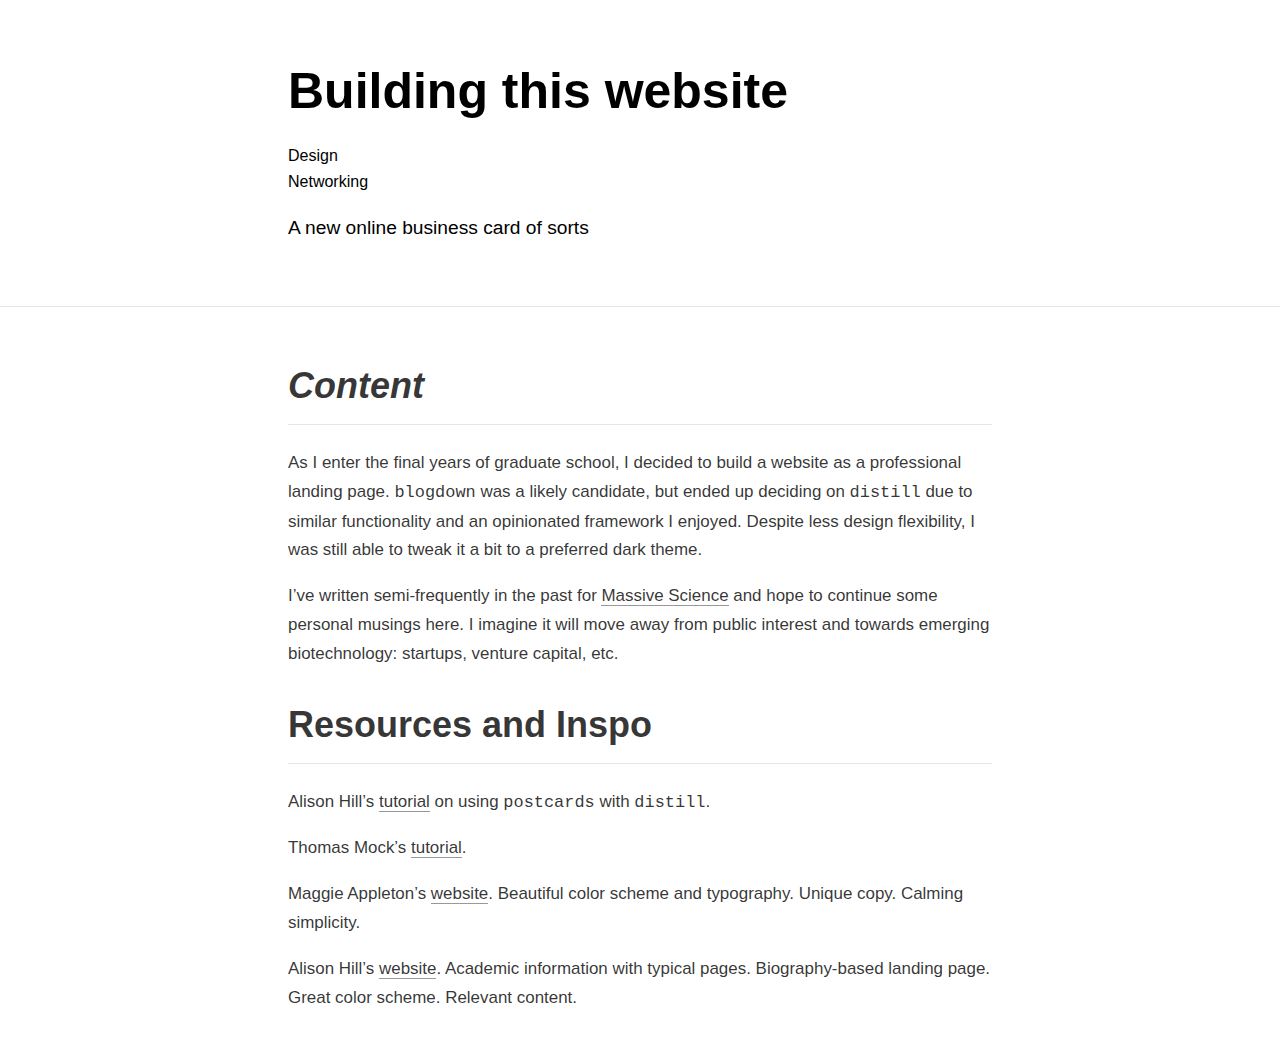
<file: _posts/2021-01-04-building-this-website/building-this-website.html>
<!DOCTYPE html>

<html xmlns="http://www.w3.org/1999/xhtml" lang="" xml:lang="">

<head>
  <meta charset="utf-8"/>
  <meta name="viewport" content="width=device-width, initial-scale=1"/>
  <meta http-equiv="X-UA-Compatible" content="IE=Edge,chrome=1"/>
  <meta name="generator" content="distill" />

  <style type="text/css">
  /* Hide doc at startup (prevent jankiness while JS renders/transforms) */
  body {
    visibility: hidden;
  }
  </style>

 <!--radix_placeholder_import_source-->
 <!--/radix_placeholder_import_source-->

<style type="text/css">code{white-space: pre;}</style>
<style type="text/css" data-origin="pandoc">
pre > code.sourceCode { white-space: pre; position: relative; }
pre > code.sourceCode > span { display: inline-block; line-height: 1.25; }
pre > code.sourceCode > span:empty { height: 1.2em; }
.sourceCode { overflow: visible; }
code.sourceCode > span { color: inherit; text-decoration: inherit; }
div.sourceCode { margin: 1em 0; }
pre.sourceCode { margin: 0; }
@media screen {
div.sourceCode { overflow: auto; }
}
@media print {
pre > code.sourceCode { white-space: pre-wrap; }
pre > code.sourceCode > span { text-indent: -5em; padding-left: 5em; }
}
pre.numberSource code
  { counter-reset: source-line 0; }
pre.numberSource code > span
  { position: relative; left: -4em; counter-increment: source-line; }
pre.numberSource code > span > a:first-child::before
  { content: counter(source-line);
    position: relative; left: -1em; text-align: right; vertical-align: baseline;
    border: none; display: inline-block;
    -webkit-touch-callout: none; -webkit-user-select: none;
    -khtml-user-select: none; -moz-user-select: none;
    -ms-user-select: none; user-select: none;
    padding: 0 4px; width: 4em;
    color: #aaaaaa;
  }
pre.numberSource { margin-left: 3em; border-left: 1px solid #aaaaaa;  padding-left: 4px; }
div.sourceCode
  {   }
@media screen {
pre > code.sourceCode > span > a:first-child::before { text-decoration: underline; }
}
code span.al { color: #ad0000; } /* Alert */
code span.an { color: #5e5e5e; } /* Annotation */
code span.at { color: #20794d; } /* Attribute */
code span.bn { color: #ad0000; } /* BaseN */
code span.bu { } /* BuiltIn */
code span.cf { color: #007ba5; } /* ControlFlow */
code span.ch { color: #20794d; } /* Char */
code span.cn { color: #8f5902; } /* Constant */
code span.co { color: #5e5e5e; } /* Comment */
code span.cv { color: #5e5e5e; font-style: italic; } /* CommentVar */
code span.do { color: #5e5e5e; font-style: italic; } /* Documentation */
code span.dt { color: #ad0000; } /* DataType */
code span.dv { color: #ad0000; } /* DecVal */
code span.er { color: #ad0000; } /* Error */
code span.ex { } /* Extension */
code span.fl { color: #ad0000; } /* Float */
code span.fu { color: #4758ab; } /* Function */
code span.im { } /* Import */
code span.in { color: #5e5e5e; } /* Information */
code span.kw { color: #007ba5; } /* Keyword */
code span.op { color: #5e5e5e; } /* Operator */
code span.ot { color: #007ba5; } /* Other */
code span.pp { color: #ad0000; } /* Preprocessor */
code span.sc { color: #20794d; } /* SpecialChar */
code span.ss { color: #20794d; } /* SpecialString */
code span.st { color: #20794d; } /* String */
code span.va { color: #111111; } /* Variable */
code span.vs { color: #20794d; } /* VerbatimString */
code span.wa { color: #5e5e5e; font-style: italic; } /* Warning */
</style>

  <!--radix_placeholder_meta_tags-->
  <title>Building this website</title>

  <meta property="description" itemprop="description" content="A new online business card of sorts"/>


  <!--  https://schema.org/Article -->
  <meta property="article:published" itemprop="datePublished" content="2021-02-18"/>
  <meta property="article:created" itemprop="dateCreated" content="2021-02-18"/>

  <!--  https://developers.facebook.com/docs/sharing/webmasters#markup -->
  <meta property="og:title" content="Building this website"/>
  <meta property="og:type" content="article"/>
  <meta property="og:description" content="A new online business card of sorts"/>
  <meta property="og:locale" content="en_US"/>

  <!--  https://dev.twitter.com/cards/types/summary -->
  <meta property="twitter:card" content="summary"/>
  <meta property="twitter:title" content="Building this website"/>
  <meta property="twitter:description" content="A new online business card of sorts"/>

  <!--/radix_placeholder_meta_tags-->
  <!--radix_placeholder_rmarkdown_metadata-->

  <script type="text/json" id="radix-rmarkdown-metadata">
  {"type":"list","attributes":{"names":{"type":"character","attributes":{},"value":["title","description","date","categories","output"]}},"value":[{"type":"character","attributes":{},"value":["Building this website"]},{"type":"character","attributes":{},"value":["A new online business card of sorts\n"]},{"type":"character","attributes":{},"value":["02-18-2021"]},{"type":"character","attributes":{},"value":["Design","Networking"]},{"type":"list","attributes":{"names":{"type":"character","attributes":{},"value":["distill::distill_article"]}},"value":[{"type":"list","attributes":{"names":{"type":"character","attributes":{},"value":["self_contained"]}},"value":[{"type":"logical","attributes":{},"value":[false]}]}]}]}
  </script>
  <!--/radix_placeholder_rmarkdown_metadata-->
  
  <script type="text/json" id="radix-resource-manifest">
  {"type":"character","attributes":{},"value":["building-this-website_files/anchor-4.2.2/anchor.min.js","building-this-website_files/bowser-1.9.3/bowser.min.js","building-this-website_files/distill-2.2.21/template.v2.js","building-this-website_files/header-attrs-2.6.4/header-attrs.js","building-this-website_files/jquery-1.11.3/jquery.min.js","building-this-website_files/popper-2.6.0/popper.min.js","building-this-website_files/tippy-6.2.7/tippy-bundle.umd.min.js","building-this-website_files/tippy-6.2.7/tippy-light-border.css","building-this-website_files/tippy-6.2.7/tippy.css","building-this-website_files/tippy-6.2.7/tippy.umd.min.js","building-this-website_files/webcomponents-2.0.0/webcomponents.js"]}
  </script>
  <!--radix_placeholder_navigation_in_header-->
  <!--/radix_placeholder_navigation_in_header-->
  <!--radix_placeholder_distill-->

  <style type="text/css">

  body {
    background-color: white;
  }

  .pandoc-table {
    width: 100%;
  }

  .pandoc-table>caption {
    margin-bottom: 10px;
  }

  .pandoc-table th:not([align]) {
    text-align: left;
  }

  .pagedtable-footer {
    font-size: 15px;
  }

  d-byline .byline {
    grid-template-columns: 2fr 2fr;
  }

  d-byline .byline h3 {
    margin-block-start: 1.5em;
  }

  d-byline .byline .authors-affiliations h3 {
    margin-block-start: 0.5em;
  }

  .authors-affiliations .orcid-id {
    width: 16px;
    height:16px;
    margin-left: 4px;
    margin-right: 4px;
    vertical-align: middle;
    padding-bottom: 2px;
  }

  d-title .dt-tags {
    margin-top: 1em;
    grid-column: text;
  }

  .dt-tags .dt-tag {
    text-decoration: none;
    display: inline-block;
    color: rgba(0,0,0,0.6);
    padding: 0em 0.4em;
    margin-right: 0.5em;
    margin-bottom: 0.4em;
    font-size: 70%;
    border: 1px solid rgba(0,0,0,0.2);
    border-radius: 3px;
    text-transform: uppercase;
    font-weight: 500;
  }

  d-article table.gt_table td,
  d-article table.gt_table th {
    border-bottom: none;
  }

  .html-widget {
    margin-bottom: 2.0em;
  }

  .l-screen-inset {
    padding-right: 16px;
  }

  .l-screen .caption {
    margin-left: 10px;
  }

  .shaded {
    background: rgb(247, 247, 247);
    padding-top: 20px;
    padding-bottom: 20px;
    border-top: 1px solid rgba(0, 0, 0, 0.1);
    border-bottom: 1px solid rgba(0, 0, 0, 0.1);
  }

  .shaded .html-widget {
    margin-bottom: 0;
    border: 1px solid rgba(0, 0, 0, 0.1);
  }

  .shaded .shaded-content {
    background: white;
  }

  .text-output {
    margin-top: 0;
    line-height: 1.5em;
  }

  .hidden {
    display: none !important;
  }

  d-article {
    padding-top: 2.5rem;
    padding-bottom: 30px;
  }

  d-appendix {
    padding-top: 30px;
  }

  d-article>p>img {
    width: 100%;
  }

  d-article h2 {
    margin: 1rem 0 1.5rem 0;
  }

  d-article h3 {
    margin-top: 1.5rem;
  }

  d-article iframe {
    border: 1px solid rgba(0, 0, 0, 0.1);
    margin-bottom: 2.0em;
    width: 100%;
  }

  /* Tweak code blocks */

  d-article div.sourceCode code,
  d-article pre code {
    font-family: Consolas, Monaco, 'Andale Mono', 'Ubuntu Mono', monospace;
  }

  d-article pre,
  d-article div.sourceCode,
  d-article div.sourceCode pre {
    overflow: auto;
  }

  d-article div.sourceCode {
    background-color: white;
  }

  d-article div.sourceCode pre {
    padding-left: 10px;
    font-size: 12px;
    border-left: 2px solid rgba(0,0,0,0.1);
  }

  d-article pre {
    font-size: 12px;
    color: black;
    background: none;
    margin-top: 0;
    text-align: left;
    white-space: pre;
    word-spacing: normal;
    word-break: normal;
    word-wrap: normal;
    line-height: 1.5;

    -moz-tab-size: 4;
    -o-tab-size: 4;
    tab-size: 4;

    -webkit-hyphens: none;
    -moz-hyphens: none;
    -ms-hyphens: none;
    hyphens: none;
  }

  d-article pre a {
    border-bottom: none;
  }

  d-article pre a:hover {
    border-bottom: none;
    text-decoration: underline;
  }

  d-article details {
    grid-column: text;
    margin-bottom: 0.8em;
  }

  @media(min-width: 768px) {

  d-article pre,
  d-article div.sourceCode,
  d-article div.sourceCode pre {
    overflow: visible !important;
  }

  d-article div.sourceCode pre {
    padding-left: 18px;
    font-size: 14px;
  }

  d-article pre {
    font-size: 14px;
  }

  }

  figure img.external {
    background: white;
    border: 1px solid rgba(0, 0, 0, 0.1);
    box-shadow: 0 1px 8px rgba(0, 0, 0, 0.1);
    padding: 18px;
    box-sizing: border-box;
  }

  /* CSS for d-contents */

  .d-contents {
    grid-column: text;
    color: rgba(0,0,0,0.8);
    font-size: 0.9em;
    padding-bottom: 1em;
    margin-bottom: 1em;
    padding-bottom: 0.5em;
    margin-bottom: 1em;
    padding-left: 0.25em;
    justify-self: start;
  }

  @media(min-width: 1000px) {
    .d-contents.d-contents-float {
      height: 0;
      grid-column-start: 1;
      grid-column-end: 4;
      justify-self: center;
      padding-right: 3em;
      padding-left: 2em;
    }
  }

  .d-contents nav h3 {
    font-size: 18px;
    margin-top: 0;
    margin-bottom: 1em;
  }

  .d-contents li {
    list-style-type: none
  }

  .d-contents nav > ul {
    padding-left: 0;
  }

  .d-contents ul {
    padding-left: 1em
  }

  .d-contents nav ul li {
    margin-top: 0.6em;
    margin-bottom: 0.2em;
  }

  .d-contents nav a {
    font-size: 13px;
    border-bottom: none;
    text-decoration: none
    color: rgba(0, 0, 0, 0.8);
  }

  .d-contents nav a:hover {
    text-decoration: underline solid rgba(0, 0, 0, 0.6)
  }

  .d-contents nav > ul > li > a {
    font-weight: 600;
  }

  .d-contents nav > ul > li > ul {
    font-weight: inherit;
  }

  .d-contents nav > ul > li > ul > li {
    margin-top: 0.2em;
  }


  .d-contents nav ul {
    margin-top: 0;
    margin-bottom: 0.25em;
  }

  .d-article-with-toc h2:nth-child(2) {
    margin-top: 0;
  }


  /* Figure */

  .figure {
    position: relative;
    margin-bottom: 2.5em;
    margin-top: 1.5em;
  }

  .figure img {
    width: 100%;
  }

  .figure .caption {
    color: rgba(0, 0, 0, 0.6);
    font-size: 12px;
    line-height: 1.5em;
  }

  .figure img.external {
    background: white;
    border: 1px solid rgba(0, 0, 0, 0.1);
    box-shadow: 0 1px 8px rgba(0, 0, 0, 0.1);
    padding: 18px;
    box-sizing: border-box;
  }

  .figure .caption a {
    color: rgba(0, 0, 0, 0.6);
  }

  .figure .caption b,
  .figure .caption strong, {
    font-weight: 600;
    color: rgba(0, 0, 0, 1.0);
  }

  /* Citations */

  d-article .citation {
    color: inherit;
    cursor: inherit;
  }

  div.hanging-indent{
    margin-left: 1em; text-indent: -1em;
  }

  /* Citation hover box */

  .tippy-box[data-theme~=light-border] {
    background-color: rgba(250, 250, 250, 0.95);
  }

  .tippy-content > p {
    margin-bottom: 0;
    padding: 2px;
  }


  /* Tweak 1000px media break to show more text */

  @media(min-width: 1000px) {
    .base-grid,
    distill-header,
    d-title,
    d-abstract,
    d-article,
    d-appendix,
    distill-appendix,
    d-byline,
    d-footnote-list,
    d-citation-list,
    distill-footer {
      grid-template-columns: [screen-start] 1fr [page-start kicker-start] 80px [middle-start] 50px [text-start kicker-end] 65px 65px 65px 65px 65px 65px 65px 65px [text-end gutter-start] 65px [middle-end] 65px [page-end gutter-end] 1fr [screen-end];
      grid-column-gap: 16px;
    }

    .grid {
      grid-column-gap: 16px;
    }

    d-article {
      font-size: 1.06rem;
      line-height: 1.7em;
    }
    figure .caption, .figure .caption, figure figcaption {
      font-size: 13px;
    }
  }

  @media(min-width: 1180px) {
    .base-grid,
    distill-header,
    d-title,
    d-abstract,
    d-article,
    d-appendix,
    distill-appendix,
    d-byline,
    d-footnote-list,
    d-citation-list,
    distill-footer {
      grid-template-columns: [screen-start] 1fr [page-start kicker-start] 60px [middle-start] 60px [text-start kicker-end] 60px 60px 60px 60px 60px 60px 60px 60px [text-end gutter-start] 60px [middle-end] 60px [page-end gutter-end] 1fr [screen-end];
      grid-column-gap: 32px;
    }

    .grid {
      grid-column-gap: 32px;
    }
  }


  /* Get the citation styles for the appendix (not auto-injected on render since
     we do our own rendering of the citation appendix) */

  d-appendix .citation-appendix,
  .d-appendix .citation-appendix {
    font-size: 11px;
    line-height: 15px;
    border-left: 1px solid rgba(0, 0, 0, 0.1);
    padding-left: 18px;
    border: 1px solid rgba(0,0,0,0.1);
    background: rgba(0, 0, 0, 0.02);
    padding: 10px 18px;
    border-radius: 3px;
    color: rgba(150, 150, 150, 1);
    overflow: hidden;
    margin-top: -12px;
    white-space: pre-wrap;
    word-wrap: break-word;
  }

  /* Include appendix styles here so they can be overridden */

  d-appendix {
    contain: layout style;
    font-size: 0.8em;
    line-height: 1.7em;
    margin-top: 60px;
    margin-bottom: 0;
    border-top: 1px solid rgba(0, 0, 0, 0.1);
    color: rgba(0,0,0,0.5);
    padding-top: 60px;
    padding-bottom: 48px;
  }

  d-appendix h3 {
    grid-column: page-start / text-start;
    font-size: 15px;
    font-weight: 500;
    margin-top: 1em;
    margin-bottom: 0;
    color: rgba(0,0,0,0.65);
  }

  d-appendix h3 + * {
    margin-top: 1em;
  }

  d-appendix ol {
    padding: 0 0 0 15px;
  }

  @media (min-width: 768px) {
    d-appendix ol {
      padding: 0 0 0 30px;
      margin-left: -30px;
    }
  }

  d-appendix li {
    margin-bottom: 1em;
  }

  d-appendix a {
    color: rgba(0, 0, 0, 0.6);
  }

  d-appendix > * {
    grid-column: text;
  }

  d-appendix > d-footnote-list,
  d-appendix > d-citation-list,
  d-appendix > distill-appendix {
    grid-column: screen;
  }

  /* Include footnote styles here so they can be overridden */

  d-footnote-list {
    contain: layout style;
  }

  d-footnote-list > * {
    grid-column: text;
  }

  d-footnote-list a.footnote-backlink {
    color: rgba(0,0,0,0.3);
    padding-left: 0.5em;
  }



  /* Anchor.js */

  .anchorjs-link {
    /*transition: all .25s linear; */
    text-decoration: none;
    border-bottom: none;
  }
  *:hover > .anchorjs-link {
    margin-left: -1.125em !important;
    text-decoration: none;
    border-bottom: none;
  }

  /* Social footer */

  .social_footer {
    margin-top: 30px;
    margin-bottom: 0;
    color: rgba(0,0,0,0.67);
  }

  .disqus-comments {
    margin-right: 30px;
  }

  .disqus-comment-count {
    border-bottom: 1px solid rgba(0, 0, 0, 0.4);
    cursor: pointer;
  }

  #disqus_thread {
    margin-top: 30px;
  }

  .article-sharing a {
    border-bottom: none;
    margin-right: 8px;
  }

  .article-sharing a:hover {
    border-bottom: none;
  }

  .sidebar-section.subscribe {
    font-size: 12px;
    line-height: 1.6em;
  }

  .subscribe p {
    margin-bottom: 0.5em;
  }


  .article-footer .subscribe {
    font-size: 15px;
    margin-top: 45px;
  }


  .sidebar-section.custom {
    font-size: 12px;
    line-height: 1.6em;
  }

  .custom p {
    margin-bottom: 0.5em;
  }

  /* Styles for listing layout (hide title) */
  .layout-listing d-title, .layout-listing .d-title {
    display: none;
  }

  /* Styles for posts lists (not auto-injected) */


  .posts-with-sidebar {
    padding-left: 45px;
    padding-right: 45px;
  }

  .posts-list .description h2,
  .posts-list .description p {
    font-family: -apple-system, BlinkMacSystemFont, "Segoe UI", Roboto, Oxygen, Ubuntu, Cantarell, "Fira Sans", "Droid Sans", "Helvetica Neue", Arial, sans-serif;
  }

  .posts-list .description h2 {
    font-weight: 700;
    border-bottom: none;
    padding-bottom: 0;
  }

  .posts-list h2.post-tag {
    border-bottom: 1px solid rgba(0, 0, 0, 0.2);
    padding-bottom: 12px;
  }
  .posts-list {
    margin-top: 60px;
    margin-bottom: 24px;
  }

  .posts-list .post-preview {
    text-decoration: none;
    overflow: hidden;
    display: block;
    border-bottom: 1px solid rgba(0, 0, 0, 0.1);
    padding: 24px 0;
  }

  .post-preview-last {
    border-bottom: none !important;
  }

  .posts-list .posts-list-caption {
    grid-column: screen;
    font-weight: 400;
  }

  .posts-list .post-preview h2 {
    margin: 0 0 6px 0;
    line-height: 1.2em;
    font-style: normal;
    font-size: 24px;
  }

  .posts-list .post-preview p {
    margin: 0 0 12px 0;
    line-height: 1.4em;
    font-size: 16px;
  }

  .posts-list .post-preview .thumbnail {
    box-sizing: border-box;
    margin-bottom: 24px;
    position: relative;
    max-width: 500px;
  }
  .posts-list .post-preview img {
    width: 100%;
    display: block;
  }

  .posts-list .metadata {
    font-size: 12px;
    line-height: 1.4em;
    margin-bottom: 18px;
  }

  .posts-list .metadata > * {
    display: inline-block;
  }

  .posts-list .metadata .publishedDate {
    margin-right: 2em;
  }

  .posts-list .metadata .dt-authors {
    display: block;
    margin-top: 0.3em;
    margin-right: 2em;
  }

  .posts-list .dt-tags {
    display: block;
    line-height: 1em;
  }

  .posts-list .dt-tags .dt-tag {
    display: inline-block;
    color: rgba(0,0,0,0.6);
    padding: 0.3em 0.4em;
    margin-right: 0.2em;
    margin-bottom: 0.4em;
    font-size: 60%;
    border: 1px solid rgba(0,0,0,0.2);
    border-radius: 3px;
    text-transform: uppercase;
    font-weight: 500;
  }

  .posts-list img {
    opacity: 1;
  }

  .posts-list img[data-src] {
    opacity: 0;
  }

  .posts-more {
    clear: both;
  }


  .posts-sidebar {
    font-size: 16px;
  }

  .posts-sidebar h3 {
    font-size: 16px;
    margin-top: 0;
    margin-bottom: 0.5em;
    font-weight: 400;
    text-transform: uppercase;
  }

  .sidebar-section {
    margin-bottom: 30px;
  }

  .categories ul {
    list-style-type: none;
    margin: 0;
    padding: 0;
  }

  .categories li {
    color: rgba(0, 0, 0, 0.8);
    margin-bottom: 0;
  }

  .categories li>a {
    border-bottom: none;
  }

  .categories li>a:hover {
    border-bottom: 1px solid rgba(0, 0, 0, 0.4);
  }

  .categories .active {
    font-weight: 600;
  }

  .categories .category-count {
    color: rgba(0, 0, 0, 0.4);
  }


  @media(min-width: 768px) {
    .posts-list .post-preview h2 {
      font-size: 26px;
    }
    .posts-list .post-preview .thumbnail {
      float: right;
      width: 30%;
      margin-bottom: 0;
    }
    .posts-list .post-preview .description {
      float: left;
      width: 45%;
    }
    .posts-list .post-preview .metadata {
      float: left;
      width: 20%;
      margin-top: 8px;
    }
    .posts-list .post-preview p {
      margin: 0 0 12px 0;
      line-height: 1.5em;
      font-size: 16px;
    }
    .posts-with-sidebar .posts-list {
      float: left;
      width: 75%;
    }
    .posts-with-sidebar .posts-sidebar {
      float: right;
      width: 20%;
      margin-top: 60px;
      padding-top: 24px;
      padding-bottom: 24px;
    }
  }


  /* Improve display for browsers without grid (IE/Edge <= 15) */

  .downlevel {
    line-height: 1.6em;
    font-family: -apple-system, BlinkMacSystemFont, "Segoe UI", Roboto, Oxygen, Ubuntu, Cantarell, "Fira Sans", "Droid Sans", "Helvetica Neue", Arial, sans-serif;
    margin: 0;
  }

  .downlevel .d-title {
    padding-top: 6rem;
    padding-bottom: 1.5rem;
  }

  .downlevel .d-title h1 {
    font-size: 50px;
    font-weight: 700;
    line-height: 1.1em;
    margin: 0 0 0.5rem;
  }

  .downlevel .d-title p {
    font-weight: 300;
    font-size: 1.2rem;
    line-height: 1.55em;
    margin-top: 0;
  }

  .downlevel .d-byline {
    padding-top: 0.8em;
    padding-bottom: 0.8em;
    font-size: 0.8rem;
    line-height: 1.8em;
  }

  .downlevel .section-separator {
    border: none;
    border-top: 1px solid rgba(0, 0, 0, 0.1);
  }

  .downlevel .d-article {
    font-size: 1.06rem;
    line-height: 1.7em;
    padding-top: 1rem;
    padding-bottom: 2rem;
  }


  .downlevel .d-appendix {
    padding-left: 0;
    padding-right: 0;
    max-width: none;
    font-size: 0.8em;
    line-height: 1.7em;
    margin-bottom: 0;
    color: rgba(0,0,0,0.5);
    padding-top: 40px;
    padding-bottom: 48px;
  }

  .downlevel .footnotes ol {
    padding-left: 13px;
  }

  .downlevel .base-grid,
  .downlevel .distill-header,
  .downlevel .d-title,
  .downlevel .d-abstract,
  .downlevel .d-article,
  .downlevel .d-appendix,
  .downlevel .distill-appendix,
  .downlevel .d-byline,
  .downlevel .d-footnote-list,
  .downlevel .d-citation-list,
  .downlevel .distill-footer,
  .downlevel .appendix-bottom,
  .downlevel .posts-container {
    padding-left: 40px;
    padding-right: 40px;
  }

  @media(min-width: 768px) {
    .downlevel .base-grid,
    .downlevel .distill-header,
    .downlevel .d-title,
    .downlevel .d-abstract,
    .downlevel .d-article,
    .downlevel .d-appendix,
    .downlevel .distill-appendix,
    .downlevel .d-byline,
    .downlevel .d-footnote-list,
    .downlevel .d-citation-list,
    .downlevel .distill-footer,
    .downlevel .appendix-bottom,
    .downlevel .posts-container {
    padding-left: 150px;
    padding-right: 150px;
    max-width: 900px;
  }
  }

  .downlevel pre code {
    display: block;
    border-left: 2px solid rgba(0, 0, 0, .1);
    padding: 0 0 0 20px;
    font-size: 14px;
  }

  .downlevel code, .downlevel pre {
    color: black;
    background: none;
    font-family: Consolas, Monaco, 'Andale Mono', 'Ubuntu Mono', monospace;
    text-align: left;
    white-space: pre;
    word-spacing: normal;
    word-break: normal;
    word-wrap: normal;
    line-height: 1.5;

    -moz-tab-size: 4;
    -o-tab-size: 4;
    tab-size: 4;

    -webkit-hyphens: none;
    -moz-hyphens: none;
    -ms-hyphens: none;
    hyphens: none;
  }

  .downlevel .posts-list .post-preview {
    color: inherit;
  }



  </style>

  <script type="application/javascript">

  function is_downlevel_browser() {
    if (bowser.isUnsupportedBrowser({ msie: "12", msedge: "16"},
                                   window.navigator.userAgent)) {
      return true;
    } else {
      return window.load_distill_framework === undefined;
    }
  }

  // show body when load is complete
  function on_load_complete() {

    // add anchors
    if (window.anchors) {
      window.anchors.options.placement = 'left';
      window.anchors.add('d-article > h2, d-article > h3, d-article > h4, d-article > h5');
    }


    // set body to visible
    document.body.style.visibility = 'visible';

    // force redraw for leaflet widgets
    if (window.HTMLWidgets) {
      var maps = window.HTMLWidgets.findAll(".leaflet");
      $.each(maps, function(i, el) {
        var map = this.getMap();
        map.invalidateSize();
        map.eachLayer(function(layer) {
          if (layer instanceof L.TileLayer)
            layer.redraw();
        });
      });
    }

    // trigger 'shown' so htmlwidgets resize
    $('d-article').trigger('shown');
  }

  function init_distill() {

    init_common();

    // create front matter
    var front_matter = $('<d-front-matter></d-front-matter>');
    $('#distill-front-matter').wrap(front_matter);

    // create d-title
    $('.d-title').changeElementType('d-title');

    // create d-byline
    var byline = $('<d-byline></d-byline>');
    $('.d-byline').replaceWith(byline);

    // create d-article
    var article = $('<d-article></d-article>');
    $('.d-article').wrap(article).children().unwrap();

    // move posts container into article
    $('.posts-container').appendTo($('d-article'));

    // create d-appendix
    $('.d-appendix').changeElementType('d-appendix');

    // flag indicating that we have appendix items
    var appendix = $('.appendix-bottom').children('h3').length > 0;

    // replace footnotes with <d-footnote>
    $('.footnote-ref').each(function(i, val) {
      appendix = true;
      var href = $(this).attr('href');
      var id = href.replace('#', '');
      var fn = $('#' + id);
      var fn_p = $('#' + id + '>p');
      fn_p.find('.footnote-back').remove();
      var text = fn_p.html();
      var dtfn = $('<d-footnote></d-footnote>');
      dtfn.html(text);
      $(this).replaceWith(dtfn);
    });
    // remove footnotes
    $('.footnotes').remove();

    // move refs into #references-listing
    $('#references-listing').replaceWith($('#refs'));

    $('h1.appendix, h2.appendix').each(function(i, val) {
      $(this).changeElementType('h3');
    });
    $('h3.appendix').each(function(i, val) {
      var id = $(this).attr('id');
      $('.d-contents a[href="#' + id + '"]').parent().remove();
      appendix = true;
      $(this).nextUntil($('h1, h2, h3')).addBack().appendTo($('d-appendix'));
    });

    // show d-appendix if we have appendix content
    $("d-appendix").css('display', appendix ? 'grid' : 'none');

    // localize layout chunks to just output
    $('.layout-chunk').each(function(i, val) {

      // capture layout
      var layout = $(this).attr('data-layout');

      // apply layout to markdown level block elements
      var elements = $(this).children().not('details, div.sourceCode, pre, script');
      elements.each(function(i, el) {
        var layout_div = $('<div class="' + layout + '"></div>');
        if (layout_div.hasClass('shaded')) {
          var shaded_content = $('<div class="shaded-content"></div>');
          $(this).wrap(shaded_content);
          $(this).parent().wrap(layout_div);
        } else {
          $(this).wrap(layout_div);
        }
      });


      // unwrap the layout-chunk div
      $(this).children().unwrap();
    });

    // remove code block used to force  highlighting css
    $('.distill-force-highlighting-css').parent().remove();

    // remove empty line numbers inserted by pandoc when using a
    // custom syntax highlighting theme
    $('code.sourceCode a:empty').remove();

    // load distill framework
    load_distill_framework();

    // wait for window.distillRunlevel == 4 to do post processing
    function distill_post_process() {

      if (!window.distillRunlevel || window.distillRunlevel < 4)
        return;

      // hide author/affiliations entirely if we have no authors
      var front_matter = JSON.parse($("#distill-front-matter").html());
      var have_authors = front_matter.authors && front_matter.authors.length > 0;
      if (!have_authors)
        $('d-byline').addClass('hidden');

      // article with toc class
      $('.d-contents').parent().addClass('d-article-with-toc');

      // strip links that point to #
      $('.authors-affiliations').find('a[href="#"]').removeAttr('href');

      // add orcid ids
      $('.authors-affiliations').find('.author').each(function(i, el) {
        var orcid_id = front_matter.authors[i].orcidID;
        if (orcid_id) {
          var a = $('<a></a>');
          a.attr('href', 'https://orcid.org/' + orcid_id);
          var img = $('<img></img>');
          img.addClass('orcid-id');
          img.attr('alt', 'ORCID ID');
          img.attr('src','[data-uri]');
          a.append(img);
          $(this).append(a);
        }
      });

      // hide elements of author/affiliations grid that have no value
      function hide_byline_column(caption) {
        $('d-byline').find('h3:contains("' + caption + '")').parent().css('visibility', 'hidden');
      }

      // affiliations
      var have_affiliations = false;
      for (var i = 0; i<front_matter.authors.length; ++i) {
        var author = front_matter.authors[i];
        if (author.affiliation !== "&nbsp;") {
          have_affiliations = true;
          break;
        }
      }
      if (!have_affiliations)
        $('d-byline').find('h3:contains("Affiliations")').css('visibility', 'hidden');

      // published date
      if (!front_matter.publishedDate)
        hide_byline_column("Published");

      // document object identifier
      var doi = $('d-byline').find('h3:contains("DOI")');
      var doi_p = doi.next().empty();
      if (!front_matter.doi) {
        // if we have a citation and valid citationText then link to that
        if ($('#citation').length > 0 && front_matter.citationText) {
          doi.html('Citation');
          $('<a href="#citation"></a>')
            .text(front_matter.citationText)
            .appendTo(doi_p);
        } else {
          hide_byline_column("DOI");
        }
      } else {
        $('<a></a>')
           .attr('href', "https://doi.org/" + front_matter.doi)
           .html(front_matter.doi)
           .appendTo(doi_p);
      }

       // change plural form of authors/affiliations
      if (front_matter.authors.length === 1) {
        var grid = $('.authors-affiliations');
        grid.children('h3:contains("Authors")').text('Author');
        grid.children('h3:contains("Affiliations")').text('Affiliation');
      }

      // remove d-appendix and d-footnote-list local styles
      $('d-appendix > style:first-child').remove();
      $('d-footnote-list > style:first-child').remove();

      // move appendix-bottom entries to the bottom
      $('.appendix-bottom').appendTo('d-appendix').children().unwrap();
      $('.appendix-bottom').remove();

      // hoverable references
      $('span.citation[data-cites]').each(function() {
        var refHtml = $('#ref-' + $(this).attr('data-cites')).html();
        window.tippy(this, {
          allowHTML: true,
          content: refHtml,
          maxWidth: 500,
          interactive: true,
          interactiveBorder: 10,
          theme: 'light-border',
          placement: 'bottom-start'
        });
      });

      // clear polling timer
      clearInterval(tid);

      // show body now that everything is ready
      on_load_complete();
    }

    var tid = setInterval(distill_post_process, 50);
    distill_post_process();

  }

  function init_downlevel() {

    init_common();

     // insert hr after d-title
    $('.d-title').after($('<hr class="section-separator"/>'));

    // check if we have authors
    var front_matter = JSON.parse($("#distill-front-matter").html());
    var have_authors = front_matter.authors && front_matter.authors.length > 0;

    // manage byline/border
    if (!have_authors)
      $('.d-byline').remove();
    $('.d-byline').after($('<hr class="section-separator"/>'));
    $('.d-byline a').remove();

    // remove toc
    $('.d-contents').remove();

    // move appendix elements
    $('h1.appendix, h2.appendix').each(function(i, val) {
      $(this).changeElementType('h3');
    });
    $('h3.appendix').each(function(i, val) {
      $(this).nextUntil($('h1, h2, h3')).addBack().appendTo($('.d-appendix'));
    });


    // inject headers into references and footnotes
    var refs_header = $('<h3></h3>');
    refs_header.text('References');
    $('#refs').prepend(refs_header);

    var footnotes_header = $('<h3></h3');
    footnotes_header.text('Footnotes');
    $('.footnotes').children('hr').first().replaceWith(footnotes_header);

    // move appendix-bottom entries to the bottom
    $('.appendix-bottom').appendTo('.d-appendix').children().unwrap();
    $('.appendix-bottom').remove();

    // remove appendix if it's empty
    if ($('.d-appendix').children().length === 0)
      $('.d-appendix').remove();

    // prepend separator above appendix
    $('.d-appendix').before($('<hr class="section-separator" style="clear: both"/>'));

    // trim code
    $('pre>code').each(function(i, val) {
      $(this).html($.trim($(this).html()));
    });

    // move posts-container right before article
    $('.posts-container').insertBefore($('.d-article'));

    $('body').addClass('downlevel');

    on_load_complete();
  }


  function init_common() {

    // jquery plugin to change element types
    (function($) {
      $.fn.changeElementType = function(newType) {
        var attrs = {};

        $.each(this[0].attributes, function(idx, attr) {
          attrs[attr.nodeName] = attr.nodeValue;
        });

        this.replaceWith(function() {
          return $("<" + newType + "/>", attrs).append($(this).contents());
        });
      };
    })(jQuery);

    // prevent underline for linked images
    $('a > img').parent().css({'border-bottom' : 'none'});

    // mark non-body figures created by knitr chunks as 100% width
    $('.layout-chunk').each(function(i, val) {
      var figures = $(this).find('img, .html-widget');
      if ($(this).attr('data-layout') !== "l-body") {
        figures.css('width', '100%');
      } else {
        figures.css('max-width', '100%');
        figures.filter("[width]").each(function(i, val) {
          var fig = $(this);
          fig.css('width', fig.attr('width') + 'px');
        });

      }
    });

    // auto-append index.html to post-preview links in file: protocol
    // and in rstudio ide preview
    $('.post-preview').each(function(i, val) {
      if (window.location.protocol === "file:")
        $(this).attr('href', $(this).attr('href') + "index.html");
    });

    // get rid of index.html references in header
    if (window.location.protocol !== "file:") {
      $('.distill-site-header a[href]').each(function(i,val) {
        $(this).attr('href', $(this).attr('href').replace("index.html", "./"));
      });
    }

    // add class to pandoc style tables
    $('tr.header').parent('thead').parent('table').addClass('pandoc-table');
    $('.kable-table').children('table').addClass('pandoc-table');

    // add figcaption style to table captions
    $('caption').parent('table').addClass("figcaption");

    // initialize posts list
    if (window.init_posts_list)
      window.init_posts_list();

    // implmement disqus comment link
    $('.disqus-comment-count').click(function() {
      window.headroom_prevent_pin = true;
      $('#disqus_thread').toggleClass('hidden');
      if (!$('#disqus_thread').hasClass('hidden')) {
        var offset = $(this).offset();
        $(window).resize();
        $('html, body').animate({
          scrollTop: offset.top - 35
        });
      }
    });
  }

  document.addEventListener('DOMContentLoaded', function() {
    if (is_downlevel_browser())
      init_downlevel();
    else
      window.addEventListener('WebComponentsReady', init_distill);
  });

  </script>

  <!--/radix_placeholder_distill-->
  <script src="building-this-website_files/header-attrs-2.6.4/header-attrs.js"></script>
  <script src="building-this-website_files/jquery-1.11.3/jquery.min.js"></script>
  <script src="building-this-website_files/popper-2.6.0/popper.min.js"></script>
  <link href="building-this-website_files/tippy-6.2.7/tippy.css" rel="stylesheet" />
  <link href="building-this-website_files/tippy-6.2.7/tippy-light-border.css" rel="stylesheet" />
  <script src="building-this-website_files/tippy-6.2.7/tippy.umd.min.js"></script>
  <script src="building-this-website_files/anchor-4.2.2/anchor.min.js"></script>
  <script src="building-this-website_files/bowser-1.9.3/bowser.min.js"></script>
  <script src="building-this-website_files/webcomponents-2.0.0/webcomponents.js"></script>
  <script src="building-this-website_files/distill-2.2.21/template.v2.js"></script>
  <!--radix_placeholder_site_in_header-->
  <!--/radix_placeholder_site_in_header-->


</head>

<body>

<!--radix_placeholder_front_matter-->

<script id="distill-front-matter" type="text/json">
{"title":"Building this website","description":"A new online business card of sorts","authors":[],"publishedDate":"2021-02-18T00:00:00.000+00:00"}
</script>

<!--/radix_placeholder_front_matter-->
<!--radix_placeholder_navigation_before_body-->
<!--/radix_placeholder_navigation_before_body-->
<!--radix_placeholder_site_before_body-->
<!--/radix_placeholder_site_before_body-->

<div class="d-title">
<h1>Building this website</h1>
<!--radix_placeholder_categories-->
<div class="dt-tags">
<div class="dt=tag">Design</div>
<div class="dt=tag">Networking</div>
</div>
<!--/radix_placeholder_categories-->
<p><p>A new online business card of sorts</p></p>
</div>


<div class="d-article">
<h2 id="content"><em>Content</em></h2>
<p>As I enter the final years of graduate school, I decided to build a website as a professional landing page. <code>blogdown</code> was a likely candidate, but ended up deciding on <code>distill</code> due to similar functionality and an opinionated framework I enjoyed. Despite less design flexibility, I was still able to tweak it a bit to a preferred dark theme.</p>
<p>I’ve written semi-frequently in the past for <a href="https://massivesci.com/people/joshua-peters/">Massive Science</a> and hope to continue some personal musings here. I imagine it will move away from public interest and towards emerging biotechnology: startups, venture capital, etc.</p>
<h2 id="resources-and-inspo">Resources and Inspo</h2>
<p><i class="fas fa-check"></i> Alison Hill’s <a href="https://alison.rbind.io/post/2020-12-22-postcards-distill/">tutorial</a> on using <code>postcards</code> with <code>distill</code>.</p>
<p><i class="fas fa-check"></i> Thomas Mock’s <a href="https://themockup.blog/posts/2020-08-01-building-a-blog-with-distill/">tutorial</a>.</p>
<p><i class="far fa-thumbs-up"></i> Maggie Appleton’s <a href="https://maggieappleton.com/">website</a>. Beautiful color scheme and typography. Unique copy. Calming simplicity.</p>
<p><i class="far fa-thumbs-up"></i> Alison Hill’s <a href="https://alison.rbind.io/">website</a>. Academic information with typical pages. Biography-based landing page. Great color scheme. Relevant content.</p>
<div class="sourceCode" id="cb1"><pre class="sourceCode r distill-force-highlighting-css"><code class="sourceCode r"></code></pre></div>
<!--radix_placeholder_article_footer-->
<!--/radix_placeholder_article_footer-->
</div>

<div class="d-appendix">
</div>


<!--radix_placeholder_site_after_body-->
<!--/radix_placeholder_site_after_body-->
<!--radix_placeholder_appendices-->
<div class="appendix-bottom"></div>
<!--/radix_placeholder_appendices-->
<!--radix_placeholder_navigation_after_body-->
<!--/radix_placeholder_navigation_after_body-->

</body>

</html>
</file>
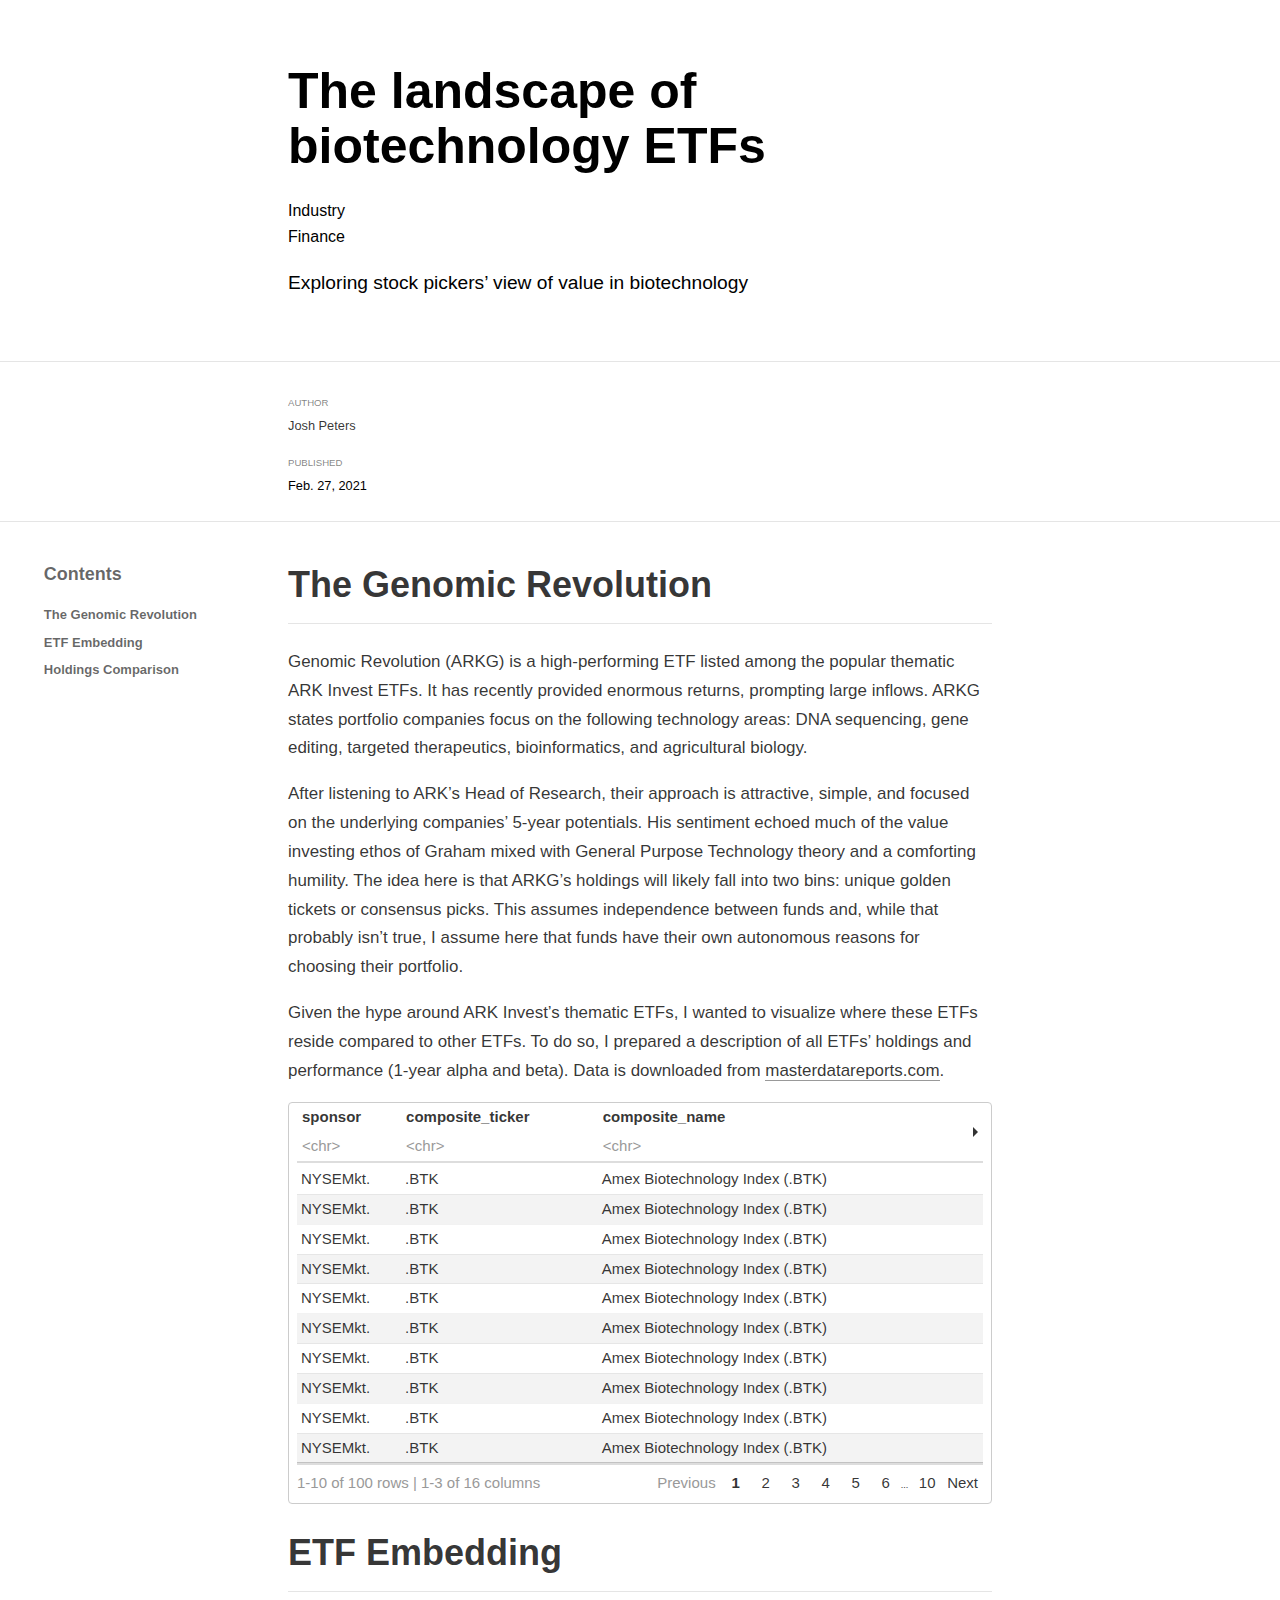
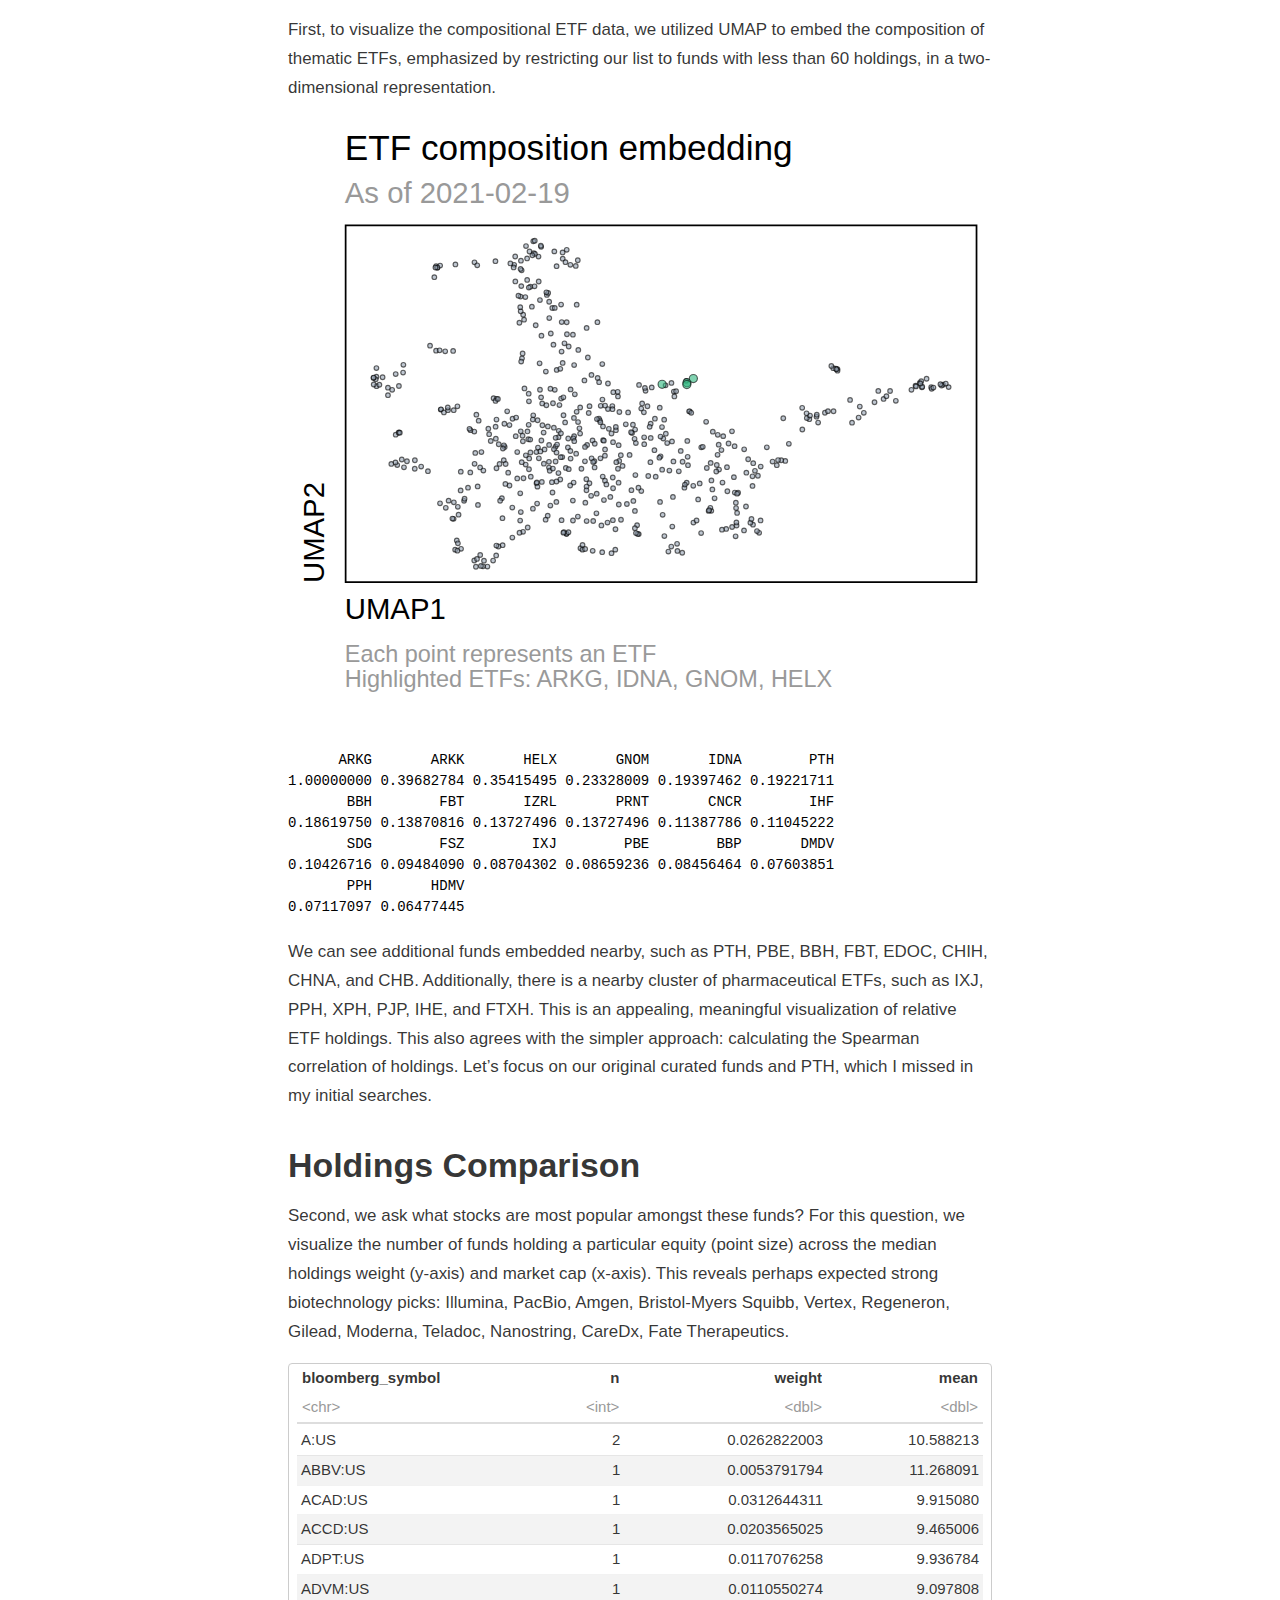
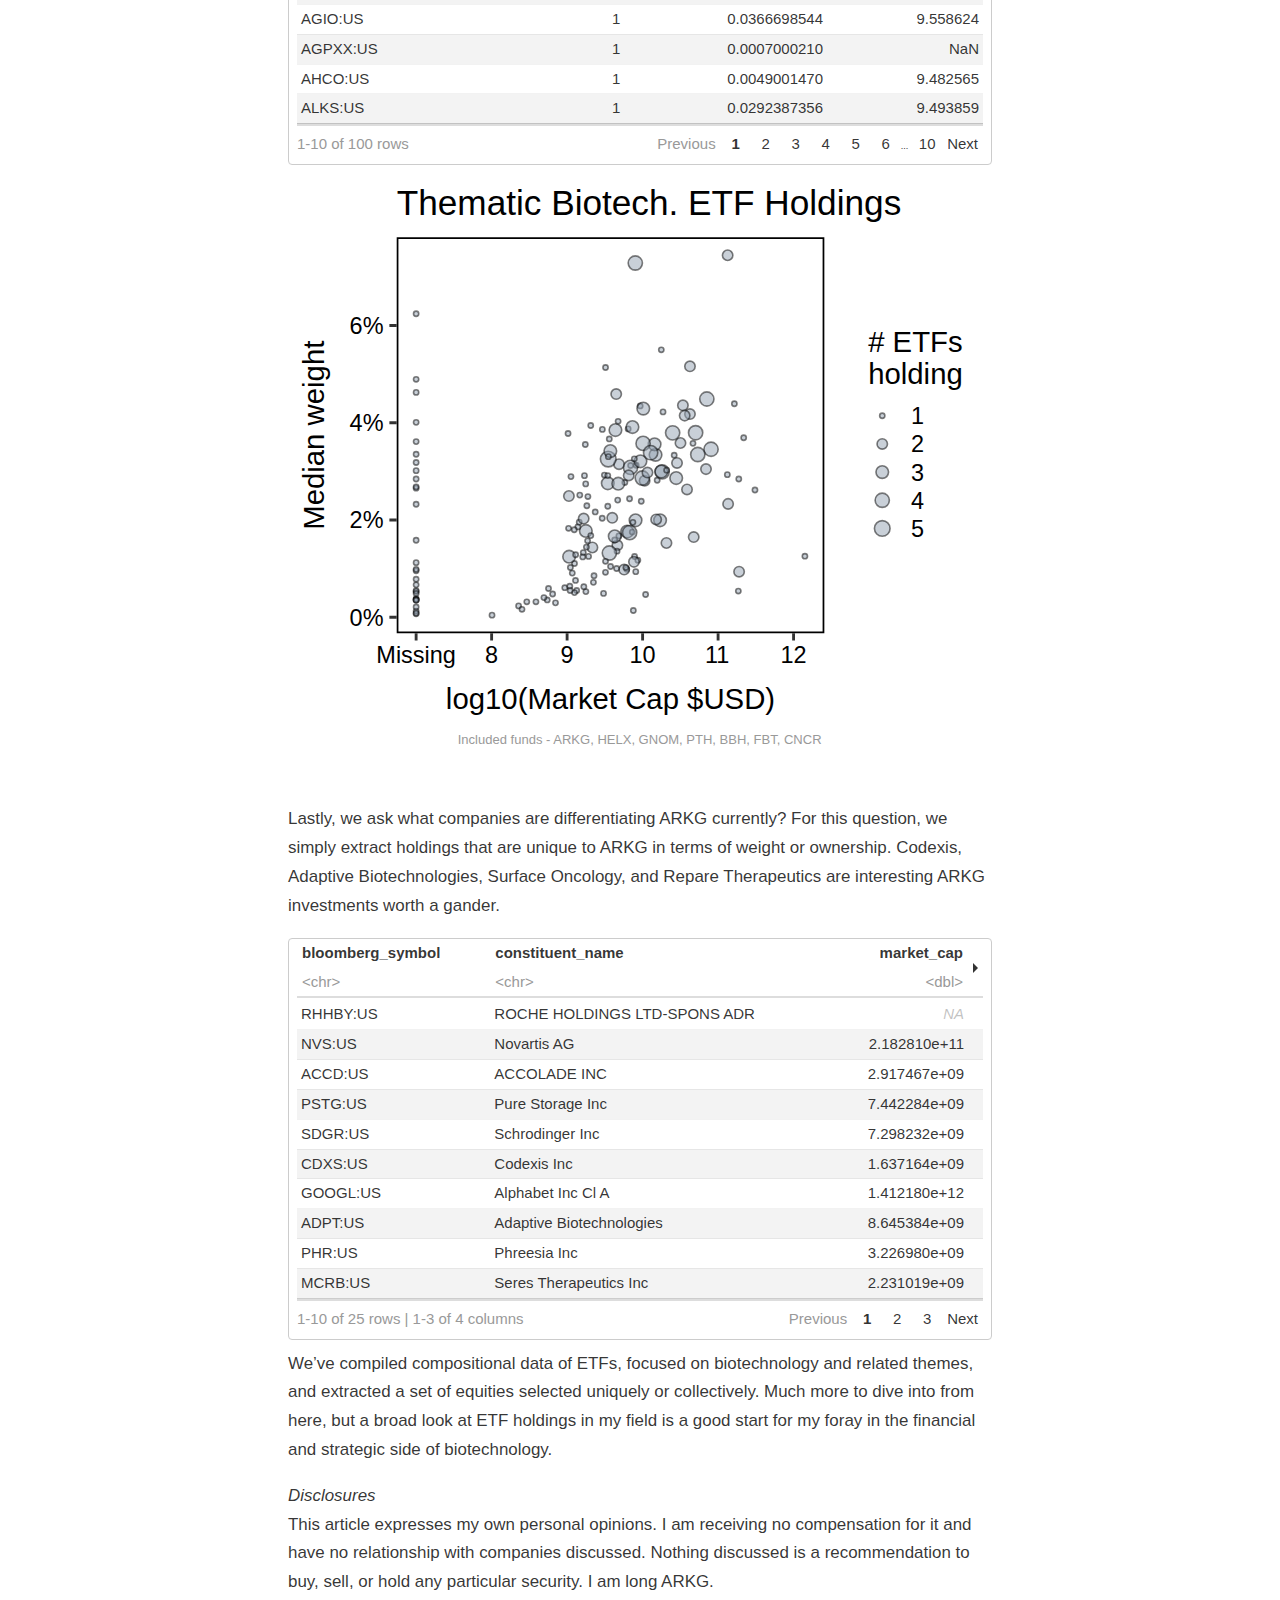
<file: _posts/2021-02-18-the-landscape-of-biotechnology-etfs/the-landscape-of-biotechnology-etfs.html>
<!DOCTYPE html>

<html xmlns="http://www.w3.org/1999/xhtml" lang="" xml:lang="">

<head>
  <meta charset="utf-8"/>
  <meta name="viewport" content="width=device-width, initial-scale=1"/>
  <meta http-equiv="X-UA-Compatible" content="IE=Edge,chrome=1"/>
  <meta name="generator" content="distill" />

  <style type="text/css">
  /* Hide doc at startup (prevent jankiness while JS renders/transforms) */
  body {
    visibility: hidden;
  }
  </style>

 <!--radix_placeholder_import_source-->
 <!--/radix_placeholder_import_source-->

<style type="text/css">code{white-space: pre;}</style>
<style type="text/css" data-origin="pandoc">
pre > code.sourceCode { white-space: pre; position: relative; }
pre > code.sourceCode > span { display: inline-block; line-height: 1.25; }
pre > code.sourceCode > span:empty { height: 1.2em; }
.sourceCode { overflow: visible; }
code.sourceCode > span { color: inherit; text-decoration: inherit; }
div.sourceCode { margin: 1em 0; }
pre.sourceCode { margin: 0; }
@media screen {
div.sourceCode { overflow: auto; }
}
@media print {
pre > code.sourceCode { white-space: pre-wrap; }
pre > code.sourceCode > span { text-indent: -5em; padding-left: 5em; }
}
pre.numberSource code
  { counter-reset: source-line 0; }
pre.numberSource code > span
  { position: relative; left: -4em; counter-increment: source-line; }
pre.numberSource code > span > a:first-child::before
  { content: counter(source-line);
    position: relative; left: -1em; text-align: right; vertical-align: baseline;
    border: none; display: inline-block;
    -webkit-touch-callout: none; -webkit-user-select: none;
    -khtml-user-select: none; -moz-user-select: none;
    -ms-user-select: none; user-select: none;
    padding: 0 4px; width: 4em;
    color: #aaaaaa;
  }
pre.numberSource { margin-left: 3em; border-left: 1px solid #aaaaaa;  padding-left: 4px; }
div.sourceCode
  {   }
@media screen {
pre > code.sourceCode > span > a:first-child::before { text-decoration: underline; }
}
code span.al { color: #ad0000; } /* Alert */
code span.an { color: #5e5e5e; } /* Annotation */
code span.at { color: #20794d; } /* Attribute */
code span.bn { color: #ad0000; } /* BaseN */
code span.bu { } /* BuiltIn */
code span.cf { color: #007ba5; } /* ControlFlow */
code span.ch { color: #20794d; } /* Char */
code span.cn { color: #8f5902; } /* Constant */
code span.co { color: #5e5e5e; } /* Comment */
code span.cv { color: #5e5e5e; font-style: italic; } /* CommentVar */
code span.do { color: #5e5e5e; font-style: italic; } /* Documentation */
code span.dt { color: #ad0000; } /* DataType */
code span.dv { color: #ad0000; } /* DecVal */
code span.er { color: #ad0000; } /* Error */
code span.ex { } /* Extension */
code span.fl { color: #ad0000; } /* Float */
code span.fu { color: #4758ab; } /* Function */
code span.im { } /* Import */
code span.in { color: #5e5e5e; } /* Information */
code span.kw { color: #007ba5; } /* Keyword */
code span.op { color: #5e5e5e; } /* Operator */
code span.ot { color: #007ba5; } /* Other */
code span.pp { color: #ad0000; } /* Preprocessor */
code span.sc { color: #20794d; } /* SpecialChar */
code span.ss { color: #20794d; } /* SpecialString */
code span.st { color: #20794d; } /* String */
code span.va { color: #111111; } /* Variable */
code span.vs { color: #20794d; } /* VerbatimString */
code span.wa { color: #5e5e5e; font-style: italic; } /* Warning */
</style>

  <!--radix_placeholder_meta_tags-->
  <title>The landscape of biotechnology ETFs</title>

  <meta property="description" itemprop="description" content="Exploring stock pickers&#39; view of value in biotechnology"/>


  <!--  https://schema.org/Article -->
  <meta property="article:published" itemprop="datePublished" content="2021-02-27"/>
  <meta property="article:created" itemprop="dateCreated" content="2021-02-27"/>
  <meta name="article:author" content="Josh Peters"/>

  <!--  https://developers.facebook.com/docs/sharing/webmasters#markup -->
  <meta property="og:title" content="The landscape of biotechnology ETFs"/>
  <meta property="og:type" content="article"/>
  <meta property="og:description" content="Exploring stock pickers&#39; view of value in biotechnology"/>
  <meta property="og:locale" content="en_US"/>

  <!--  https://dev.twitter.com/cards/types/summary -->
  <meta property="twitter:card" content="summary"/>
  <meta property="twitter:title" content="The landscape of biotechnology ETFs"/>
  <meta property="twitter:description" content="Exploring stock pickers&#39; view of value in biotechnology"/>

  <!--/radix_placeholder_meta_tags-->
  <!--radix_placeholder_rmarkdown_metadata-->

  <script type="text/json" id="radix-rmarkdown-metadata">
  {"type":"list","attributes":{"names":{"type":"character","attributes":{},"value":["title","description","author","date","categories","output","draft","editor_options"]}},"value":[{"type":"character","attributes":{},"value":["The landscape of biotechnology ETFs"]},{"type":"character","attributes":{},"value":["Exploring stock pickers' view of value in biotechnology\n"]},{"type":"list","attributes":{},"value":[{"type":"list","attributes":{"names":{"type":"character","attributes":{},"value":["name"]}},"value":[{"type":"character","attributes":{},"value":["Josh Peters"]}]}]},{"type":"character","attributes":{},"value":["02-27-2021"]},{"type":"character","attributes":{},"value":["Industry","Finance"]},{"type":"list","attributes":{"names":{"type":"character","attributes":{},"value":["distill::distill_article"]}},"value":[{"type":"list","attributes":{"names":{"type":"character","attributes":{},"value":["code_folding","self_contained","toc"]}},"value":[{"type":"logical","attributes":{},"value":[false]},{"type":"logical","attributes":{},"value":[false]},{"type":"logical","attributes":{},"value":[true]}]}]},{"type":"logical","attributes":{},"value":[false]},{"type":"list","attributes":{"names":{"type":"character","attributes":{},"value":["chunk_output_type"]}},"value":[{"type":"character","attributes":{},"value":["console"]}]}]}
  </script>
  <!--/radix_placeholder_rmarkdown_metadata-->
  
  <script type="text/json" id="radix-resource-manifest">
  {"type":"character","attributes":{},"value":["the-landscape-of-biotechnology-etfs_files/anchor-4.2.2/anchor.min.js","the-landscape-of-biotechnology-etfs_files/bowser-1.9.3/bowser.min.js","the-landscape-of-biotechnology-etfs_files/d3-5.7.0/d3.min.js","the-landscape-of-biotechnology-etfs_files/d3-lasso-0.0.5/d3-lasso.min.js","the-landscape-of-biotechnology-etfs_files/d3-lasso-0.0.5/lasso.js","the-landscape-of-biotechnology-etfs_files/distill-2.2.21/template.v2.js","the-landscape-of-biotechnology-etfs_files/figure-html5/unnamed-chunk-2-1.png","the-landscape-of-biotechnology-etfs_files/figure-html5/unnamed-chunk-3-1.png","the-landscape-of-biotechnology-etfs_files/ggiraphjs-0.3.0/ggiraphjs.min.css","the-landscape-of-biotechnology-etfs_files/ggiraphjs-0.3.0/ggiraphjs.min.js","the-landscape-of-biotechnology-etfs_files/girafe-binding-0.7.8/girafe.js","the-landscape-of-biotechnology-etfs_files/header-attrs-2.6.4/header-attrs.js","the-landscape-of-biotechnology-etfs_files/htmlwidgets-1.5.3/htmlwidgets.js","the-landscape-of-biotechnology-etfs_files/jquery-1.11.3/jquery.min.js","the-landscape-of-biotechnology-etfs_files/pagedtable-1.1/css/pagedtable.css","the-landscape-of-biotechnology-etfs_files/pagedtable-1.1/js/pagedtable.js","the-landscape-of-biotechnology-etfs_files/popper-2.6.0/popper.min.js","the-landscape-of-biotechnology-etfs_files/tippy-6.2.7/tippy-bundle.umd.min.js","the-landscape-of-biotechnology-etfs_files/tippy-6.2.7/tippy-light-border.css","the-landscape-of-biotechnology-etfs_files/tippy-6.2.7/tippy.css","the-landscape-of-biotechnology-etfs_files/tippy-6.2.7/tippy.umd.min.js","the-landscape-of-biotechnology-etfs_files/webcomponents-2.0.0/webcomponents.js"]}
  </script>
  <!--radix_placeholder_navigation_in_header-->
  <!--/radix_placeholder_navigation_in_header-->
  <!--radix_placeholder_distill-->

  <style type="text/css">

  body {
    background-color: white;
  }

  .pandoc-table {
    width: 100%;
  }

  .pandoc-table>caption {
    margin-bottom: 10px;
  }

  .pandoc-table th:not([align]) {
    text-align: left;
  }

  .pagedtable-footer {
    font-size: 15px;
  }

  d-byline .byline {
    grid-template-columns: 2fr 2fr;
  }

  d-byline .byline h3 {
    margin-block-start: 1.5em;
  }

  d-byline .byline .authors-affiliations h3 {
    margin-block-start: 0.5em;
  }

  .authors-affiliations .orcid-id {
    width: 16px;
    height:16px;
    margin-left: 4px;
    margin-right: 4px;
    vertical-align: middle;
    padding-bottom: 2px;
  }

  d-title .dt-tags {
    margin-top: 1em;
    grid-column: text;
  }

  .dt-tags .dt-tag {
    text-decoration: none;
    display: inline-block;
    color: rgba(0,0,0,0.6);
    padding: 0em 0.4em;
    margin-right: 0.5em;
    margin-bottom: 0.4em;
    font-size: 70%;
    border: 1px solid rgba(0,0,0,0.2);
    border-radius: 3px;
    text-transform: uppercase;
    font-weight: 500;
  }

  d-article table.gt_table td,
  d-article table.gt_table th {
    border-bottom: none;
  }

  .html-widget {
    margin-bottom: 2.0em;
  }

  .l-screen-inset {
    padding-right: 16px;
  }

  .l-screen .caption {
    margin-left: 10px;
  }

  .shaded {
    background: rgb(247, 247, 247);
    padding-top: 20px;
    padding-bottom: 20px;
    border-top: 1px solid rgba(0, 0, 0, 0.1);
    border-bottom: 1px solid rgba(0, 0, 0, 0.1);
  }

  .shaded .html-widget {
    margin-bottom: 0;
    border: 1px solid rgba(0, 0, 0, 0.1);
  }

  .shaded .shaded-content {
    background: white;
  }

  .text-output {
    margin-top: 0;
    line-height: 1.5em;
  }

  .hidden {
    display: none !important;
  }

  d-article {
    padding-top: 2.5rem;
    padding-bottom: 30px;
  }

  d-appendix {
    padding-top: 30px;
  }

  d-article>p>img {
    width: 100%;
  }

  d-article h2 {
    margin: 1rem 0 1.5rem 0;
  }

  d-article h3 {
    margin-top: 1.5rem;
  }

  d-article iframe {
    border: 1px solid rgba(0, 0, 0, 0.1);
    margin-bottom: 2.0em;
    width: 100%;
  }

  /* Tweak code blocks */

  d-article div.sourceCode code,
  d-article pre code {
    font-family: Consolas, Monaco, 'Andale Mono', 'Ubuntu Mono', monospace;
  }

  d-article pre,
  d-article div.sourceCode,
  d-article div.sourceCode pre {
    overflow: auto;
  }

  d-article div.sourceCode {
    background-color: white;
  }

  d-article div.sourceCode pre {
    padding-left: 10px;
    font-size: 12px;
    border-left: 2px solid rgba(0,0,0,0.1);
  }

  d-article pre {
    font-size: 12px;
    color: black;
    background: none;
    margin-top: 0;
    text-align: left;
    white-space: pre;
    word-spacing: normal;
    word-break: normal;
    word-wrap: normal;
    line-height: 1.5;

    -moz-tab-size: 4;
    -o-tab-size: 4;
    tab-size: 4;

    -webkit-hyphens: none;
    -moz-hyphens: none;
    -ms-hyphens: none;
    hyphens: none;
  }

  d-article pre a {
    border-bottom: none;
  }

  d-article pre a:hover {
    border-bottom: none;
    text-decoration: underline;
  }

  d-article details {
    grid-column: text;
    margin-bottom: 0.8em;
  }

  @media(min-width: 768px) {

  d-article pre,
  d-article div.sourceCode,
  d-article div.sourceCode pre {
    overflow: visible !important;
  }

  d-article div.sourceCode pre {
    padding-left: 18px;
    font-size: 14px;
  }

  d-article pre {
    font-size: 14px;
  }

  }

  figure img.external {
    background: white;
    border: 1px solid rgba(0, 0, 0, 0.1);
    box-shadow: 0 1px 8px rgba(0, 0, 0, 0.1);
    padding: 18px;
    box-sizing: border-box;
  }

  /* CSS for d-contents */

  .d-contents {
    grid-column: text;
    color: rgba(0,0,0,0.8);
    font-size: 0.9em;
    padding-bottom: 1em;
    margin-bottom: 1em;
    padding-bottom: 0.5em;
    margin-bottom: 1em;
    padding-left: 0.25em;
    justify-self: start;
  }

  @media(min-width: 1000px) {
    .d-contents.d-contents-float {
      height: 0;
      grid-column-start: 1;
      grid-column-end: 4;
      justify-self: center;
      padding-right: 3em;
      padding-left: 2em;
    }
  }

  .d-contents nav h3 {
    font-size: 18px;
    margin-top: 0;
    margin-bottom: 1em;
  }

  .d-contents li {
    list-style-type: none
  }

  .d-contents nav > ul {
    padding-left: 0;
  }

  .d-contents ul {
    padding-left: 1em
  }

  .d-contents nav ul li {
    margin-top: 0.6em;
    margin-bottom: 0.2em;
  }

  .d-contents nav a {
    font-size: 13px;
    border-bottom: none;
    text-decoration: none
    color: rgba(0, 0, 0, 0.8);
  }

  .d-contents nav a:hover {
    text-decoration: underline solid rgba(0, 0, 0, 0.6)
  }

  .d-contents nav > ul > li > a {
    font-weight: 600;
  }

  .d-contents nav > ul > li > ul {
    font-weight: inherit;
  }

  .d-contents nav > ul > li > ul > li {
    margin-top: 0.2em;
  }


  .d-contents nav ul {
    margin-top: 0;
    margin-bottom: 0.25em;
  }

  .d-article-with-toc h2:nth-child(2) {
    margin-top: 0;
  }


  /* Figure */

  .figure {
    position: relative;
    margin-bottom: 2.5em;
    margin-top: 1.5em;
  }

  .figure img {
    width: 100%;
  }

  .figure .caption {
    color: rgba(0, 0, 0, 0.6);
    font-size: 12px;
    line-height: 1.5em;
  }

  .figure img.external {
    background: white;
    border: 1px solid rgba(0, 0, 0, 0.1);
    box-shadow: 0 1px 8px rgba(0, 0, 0, 0.1);
    padding: 18px;
    box-sizing: border-box;
  }

  .figure .caption a {
    color: rgba(0, 0, 0, 0.6);
  }

  .figure .caption b,
  .figure .caption strong, {
    font-weight: 600;
    color: rgba(0, 0, 0, 1.0);
  }

  /* Citations */

  d-article .citation {
    color: inherit;
    cursor: inherit;
  }

  div.hanging-indent{
    margin-left: 1em; text-indent: -1em;
  }

  /* Citation hover box */

  .tippy-box[data-theme~=light-border] {
    background-color: rgba(250, 250, 250, 0.95);
  }

  .tippy-content > p {
    margin-bottom: 0;
    padding: 2px;
  }


  /* Tweak 1000px media break to show more text */

  @media(min-width: 1000px) {
    .base-grid,
    distill-header,
    d-title,
    d-abstract,
    d-article,
    d-appendix,
    distill-appendix,
    d-byline,
    d-footnote-list,
    d-citation-list,
    distill-footer {
      grid-template-columns: [screen-start] 1fr [page-start kicker-start] 80px [middle-start] 50px [text-start kicker-end] 65px 65px 65px 65px 65px 65px 65px 65px [text-end gutter-start] 65px [middle-end] 65px [page-end gutter-end] 1fr [screen-end];
      grid-column-gap: 16px;
    }

    .grid {
      grid-column-gap: 16px;
    }

    d-article {
      font-size: 1.06rem;
      line-height: 1.7em;
    }
    figure .caption, .figure .caption, figure figcaption {
      font-size: 13px;
    }
  }

  @media(min-width: 1180px) {
    .base-grid,
    distill-header,
    d-title,
    d-abstract,
    d-article,
    d-appendix,
    distill-appendix,
    d-byline,
    d-footnote-list,
    d-citation-list,
    distill-footer {
      grid-template-columns: [screen-start] 1fr [page-start kicker-start] 60px [middle-start] 60px [text-start kicker-end] 60px 60px 60px 60px 60px 60px 60px 60px [text-end gutter-start] 60px [middle-end] 60px [page-end gutter-end] 1fr [screen-end];
      grid-column-gap: 32px;
    }

    .grid {
      grid-column-gap: 32px;
    }
  }


  /* Get the citation styles for the appendix (not auto-injected on render since
     we do our own rendering of the citation appendix) */

  d-appendix .citation-appendix,
  .d-appendix .citation-appendix {
    font-size: 11px;
    line-height: 15px;
    border-left: 1px solid rgba(0, 0, 0, 0.1);
    padding-left: 18px;
    border: 1px solid rgba(0,0,0,0.1);
    background: rgba(0, 0, 0, 0.02);
    padding: 10px 18px;
    border-radius: 3px;
    color: rgba(150, 150, 150, 1);
    overflow: hidden;
    margin-top: -12px;
    white-space: pre-wrap;
    word-wrap: break-word;
  }

  /* Include appendix styles here so they can be overridden */

  d-appendix {
    contain: layout style;
    font-size: 0.8em;
    line-height: 1.7em;
    margin-top: 60px;
    margin-bottom: 0;
    border-top: 1px solid rgba(0, 0, 0, 0.1);
    color: rgba(0,0,0,0.5);
    padding-top: 60px;
    padding-bottom: 48px;
  }

  d-appendix h3 {
    grid-column: page-start / text-start;
    font-size: 15px;
    font-weight: 500;
    margin-top: 1em;
    margin-bottom: 0;
    color: rgba(0,0,0,0.65);
  }

  d-appendix h3 + * {
    margin-top: 1em;
  }

  d-appendix ol {
    padding: 0 0 0 15px;
  }

  @media (min-width: 768px) {
    d-appendix ol {
      padding: 0 0 0 30px;
      margin-left: -30px;
    }
  }

  d-appendix li {
    margin-bottom: 1em;
  }

  d-appendix a {
    color: rgba(0, 0, 0, 0.6);
  }

  d-appendix > * {
    grid-column: text;
  }

  d-appendix > d-footnote-list,
  d-appendix > d-citation-list,
  d-appendix > distill-appendix {
    grid-column: screen;
  }

  /* Include footnote styles here so they can be overridden */

  d-footnote-list {
    contain: layout style;
  }

  d-footnote-list > * {
    grid-column: text;
  }

  d-footnote-list a.footnote-backlink {
    color: rgba(0,0,0,0.3);
    padding-left: 0.5em;
  }



  /* Anchor.js */

  .anchorjs-link {
    /*transition: all .25s linear; */
    text-decoration: none;
    border-bottom: none;
  }
  *:hover > .anchorjs-link {
    margin-left: -1.125em !important;
    text-decoration: none;
    border-bottom: none;
  }

  /* Social footer */

  .social_footer {
    margin-top: 30px;
    margin-bottom: 0;
    color: rgba(0,0,0,0.67);
  }

  .disqus-comments {
    margin-right: 30px;
  }

  .disqus-comment-count {
    border-bottom: 1px solid rgba(0, 0, 0, 0.4);
    cursor: pointer;
  }

  #disqus_thread {
    margin-top: 30px;
  }

  .article-sharing a {
    border-bottom: none;
    margin-right: 8px;
  }

  .article-sharing a:hover {
    border-bottom: none;
  }

  .sidebar-section.subscribe {
    font-size: 12px;
    line-height: 1.6em;
  }

  .subscribe p {
    margin-bottom: 0.5em;
  }


  .article-footer .subscribe {
    font-size: 15px;
    margin-top: 45px;
  }


  .sidebar-section.custom {
    font-size: 12px;
    line-height: 1.6em;
  }

  .custom p {
    margin-bottom: 0.5em;
  }

  /* Styles for listing layout (hide title) */
  .layout-listing d-title, .layout-listing .d-title {
    display: none;
  }

  /* Styles for posts lists (not auto-injected) */


  .posts-with-sidebar {
    padding-left: 45px;
    padding-right: 45px;
  }

  .posts-list .description h2,
  .posts-list .description p {
    font-family: -apple-system, BlinkMacSystemFont, "Segoe UI", Roboto, Oxygen, Ubuntu, Cantarell, "Fira Sans", "Droid Sans", "Helvetica Neue", Arial, sans-serif;
  }

  .posts-list .description h2 {
    font-weight: 700;
    border-bottom: none;
    padding-bottom: 0;
  }

  .posts-list h2.post-tag {
    border-bottom: 1px solid rgba(0, 0, 0, 0.2);
    padding-bottom: 12px;
  }
  .posts-list {
    margin-top: 60px;
    margin-bottom: 24px;
  }

  .posts-list .post-preview {
    text-decoration: none;
    overflow: hidden;
    display: block;
    border-bottom: 1px solid rgba(0, 0, 0, 0.1);
    padding: 24px 0;
  }

  .post-preview-last {
    border-bottom: none !important;
  }

  .posts-list .posts-list-caption {
    grid-column: screen;
    font-weight: 400;
  }

  .posts-list .post-preview h2 {
    margin: 0 0 6px 0;
    line-height: 1.2em;
    font-style: normal;
    font-size: 24px;
  }

  .posts-list .post-preview p {
    margin: 0 0 12px 0;
    line-height: 1.4em;
    font-size: 16px;
  }

  .posts-list .post-preview .thumbnail {
    box-sizing: border-box;
    margin-bottom: 24px;
    position: relative;
    max-width: 500px;
  }
  .posts-list .post-preview img {
    width: 100%;
    display: block;
  }

  .posts-list .metadata {
    font-size: 12px;
    line-height: 1.4em;
    margin-bottom: 18px;
  }

  .posts-list .metadata > * {
    display: inline-block;
  }

  .posts-list .metadata .publishedDate {
    margin-right: 2em;
  }

  .posts-list .metadata .dt-authors {
    display: block;
    margin-top: 0.3em;
    margin-right: 2em;
  }

  .posts-list .dt-tags {
    display: block;
    line-height: 1em;
  }

  .posts-list .dt-tags .dt-tag {
    display: inline-block;
    color: rgba(0,0,0,0.6);
    padding: 0.3em 0.4em;
    margin-right: 0.2em;
    margin-bottom: 0.4em;
    font-size: 60%;
    border: 1px solid rgba(0,0,0,0.2);
    border-radius: 3px;
    text-transform: uppercase;
    font-weight: 500;
  }

  .posts-list img {
    opacity: 1;
  }

  .posts-list img[data-src] {
    opacity: 0;
  }

  .posts-more {
    clear: both;
  }


  .posts-sidebar {
    font-size: 16px;
  }

  .posts-sidebar h3 {
    font-size: 16px;
    margin-top: 0;
    margin-bottom: 0.5em;
    font-weight: 400;
    text-transform: uppercase;
  }

  .sidebar-section {
    margin-bottom: 30px;
  }

  .categories ul {
    list-style-type: none;
    margin: 0;
    padding: 0;
  }

  .categories li {
    color: rgba(0, 0, 0, 0.8);
    margin-bottom: 0;
  }

  .categories li>a {
    border-bottom: none;
  }

  .categories li>a:hover {
    border-bottom: 1px solid rgba(0, 0, 0, 0.4);
  }

  .categories .active {
    font-weight: 600;
  }

  .categories .category-count {
    color: rgba(0, 0, 0, 0.4);
  }


  @media(min-width: 768px) {
    .posts-list .post-preview h2 {
      font-size: 26px;
    }
    .posts-list .post-preview .thumbnail {
      float: right;
      width: 30%;
      margin-bottom: 0;
    }
    .posts-list .post-preview .description {
      float: left;
      width: 45%;
    }
    .posts-list .post-preview .metadata {
      float: left;
      width: 20%;
      margin-top: 8px;
    }
    .posts-list .post-preview p {
      margin: 0 0 12px 0;
      line-height: 1.5em;
      font-size: 16px;
    }
    .posts-with-sidebar .posts-list {
      float: left;
      width: 75%;
    }
    .posts-with-sidebar .posts-sidebar {
      float: right;
      width: 20%;
      margin-top: 60px;
      padding-top: 24px;
      padding-bottom: 24px;
    }
  }


  /* Improve display for browsers without grid (IE/Edge <= 15) */

  .downlevel {
    line-height: 1.6em;
    font-family: -apple-system, BlinkMacSystemFont, "Segoe UI", Roboto, Oxygen, Ubuntu, Cantarell, "Fira Sans", "Droid Sans", "Helvetica Neue", Arial, sans-serif;
    margin: 0;
  }

  .downlevel .d-title {
    padding-top: 6rem;
    padding-bottom: 1.5rem;
  }

  .downlevel .d-title h1 {
    font-size: 50px;
    font-weight: 700;
    line-height: 1.1em;
    margin: 0 0 0.5rem;
  }

  .downlevel .d-title p {
    font-weight: 300;
    font-size: 1.2rem;
    line-height: 1.55em;
    margin-top: 0;
  }

  .downlevel .d-byline {
    padding-top: 0.8em;
    padding-bottom: 0.8em;
    font-size: 0.8rem;
    line-height: 1.8em;
  }

  .downlevel .section-separator {
    border: none;
    border-top: 1px solid rgba(0, 0, 0, 0.1);
  }

  .downlevel .d-article {
    font-size: 1.06rem;
    line-height: 1.7em;
    padding-top: 1rem;
    padding-bottom: 2rem;
  }


  .downlevel .d-appendix {
    padding-left: 0;
    padding-right: 0;
    max-width: none;
    font-size: 0.8em;
    line-height: 1.7em;
    margin-bottom: 0;
    color: rgba(0,0,0,0.5);
    padding-top: 40px;
    padding-bottom: 48px;
  }

  .downlevel .footnotes ol {
    padding-left: 13px;
  }

  .downlevel .base-grid,
  .downlevel .distill-header,
  .downlevel .d-title,
  .downlevel .d-abstract,
  .downlevel .d-article,
  .downlevel .d-appendix,
  .downlevel .distill-appendix,
  .downlevel .d-byline,
  .downlevel .d-footnote-list,
  .downlevel .d-citation-list,
  .downlevel .distill-footer,
  .downlevel .appendix-bottom,
  .downlevel .posts-container {
    padding-left: 40px;
    padding-right: 40px;
  }

  @media(min-width: 768px) {
    .downlevel .base-grid,
    .downlevel .distill-header,
    .downlevel .d-title,
    .downlevel .d-abstract,
    .downlevel .d-article,
    .downlevel .d-appendix,
    .downlevel .distill-appendix,
    .downlevel .d-byline,
    .downlevel .d-footnote-list,
    .downlevel .d-citation-list,
    .downlevel .distill-footer,
    .downlevel .appendix-bottom,
    .downlevel .posts-container {
    padding-left: 150px;
    padding-right: 150px;
    max-width: 900px;
  }
  }

  .downlevel pre code {
    display: block;
    border-left: 2px solid rgba(0, 0, 0, .1);
    padding: 0 0 0 20px;
    font-size: 14px;
  }

  .downlevel code, .downlevel pre {
    color: black;
    background: none;
    font-family: Consolas, Monaco, 'Andale Mono', 'Ubuntu Mono', monospace;
    text-align: left;
    white-space: pre;
    word-spacing: normal;
    word-break: normal;
    word-wrap: normal;
    line-height: 1.5;

    -moz-tab-size: 4;
    -o-tab-size: 4;
    tab-size: 4;

    -webkit-hyphens: none;
    -moz-hyphens: none;
    -ms-hyphens: none;
    hyphens: none;
  }

  .downlevel .posts-list .post-preview {
    color: inherit;
  }



  </style>

  <script type="application/javascript">

  function is_downlevel_browser() {
    if (bowser.isUnsupportedBrowser({ msie: "12", msedge: "16"},
                                   window.navigator.userAgent)) {
      return true;
    } else {
      return window.load_distill_framework === undefined;
    }
  }

  // show body when load is complete
  function on_load_complete() {

    // add anchors
    if (window.anchors) {
      window.anchors.options.placement = 'left';
      window.anchors.add('d-article > h2, d-article > h3, d-article > h4, d-article > h5');
    }


    // set body to visible
    document.body.style.visibility = 'visible';

    // force redraw for leaflet widgets
    if (window.HTMLWidgets) {
      var maps = window.HTMLWidgets.findAll(".leaflet");
      $.each(maps, function(i, el) {
        var map = this.getMap();
        map.invalidateSize();
        map.eachLayer(function(layer) {
          if (layer instanceof L.TileLayer)
            layer.redraw();
        });
      });
    }

    // trigger 'shown' so htmlwidgets resize
    $('d-article').trigger('shown');
  }

  function init_distill() {

    init_common();

    // create front matter
    var front_matter = $('<d-front-matter></d-front-matter>');
    $('#distill-front-matter').wrap(front_matter);

    // create d-title
    $('.d-title').changeElementType('d-title');

    // create d-byline
    var byline = $('<d-byline></d-byline>');
    $('.d-byline').replaceWith(byline);

    // create d-article
    var article = $('<d-article></d-article>');
    $('.d-article').wrap(article).children().unwrap();

    // move posts container into article
    $('.posts-container').appendTo($('d-article'));

    // create d-appendix
    $('.d-appendix').changeElementType('d-appendix');

    // flag indicating that we have appendix items
    var appendix = $('.appendix-bottom').children('h3').length > 0;

    // replace footnotes with <d-footnote>
    $('.footnote-ref').each(function(i, val) {
      appendix = true;
      var href = $(this).attr('href');
      var id = href.replace('#', '');
      var fn = $('#' + id);
      var fn_p = $('#' + id + '>p');
      fn_p.find('.footnote-back').remove();
      var text = fn_p.html();
      var dtfn = $('<d-footnote></d-footnote>');
      dtfn.html(text);
      $(this).replaceWith(dtfn);
    });
    // remove footnotes
    $('.footnotes').remove();

    // move refs into #references-listing
    $('#references-listing').replaceWith($('#refs'));

    $('h1.appendix, h2.appendix').each(function(i, val) {
      $(this).changeElementType('h3');
    });
    $('h3.appendix').each(function(i, val) {
      var id = $(this).attr('id');
      $('.d-contents a[href="#' + id + '"]').parent().remove();
      appendix = true;
      $(this).nextUntil($('h1, h2, h3')).addBack().appendTo($('d-appendix'));
    });

    // show d-appendix if we have appendix content
    $("d-appendix").css('display', appendix ? 'grid' : 'none');

    // localize layout chunks to just output
    $('.layout-chunk').each(function(i, val) {

      // capture layout
      var layout = $(this).attr('data-layout');

      // apply layout to markdown level block elements
      var elements = $(this).children().not('details, div.sourceCode, pre, script');
      elements.each(function(i, el) {
        var layout_div = $('<div class="' + layout + '"></div>');
        if (layout_div.hasClass('shaded')) {
          var shaded_content = $('<div class="shaded-content"></div>');
          $(this).wrap(shaded_content);
          $(this).parent().wrap(layout_div);
        } else {
          $(this).wrap(layout_div);
        }
      });


      // unwrap the layout-chunk div
      $(this).children().unwrap();
    });

    // remove code block used to force  highlighting css
    $('.distill-force-highlighting-css').parent().remove();

    // remove empty line numbers inserted by pandoc when using a
    // custom syntax highlighting theme
    $('code.sourceCode a:empty').remove();

    // load distill framework
    load_distill_framework();

    // wait for window.distillRunlevel == 4 to do post processing
    function distill_post_process() {

      if (!window.distillRunlevel || window.distillRunlevel < 4)
        return;

      // hide author/affiliations entirely if we have no authors
      var front_matter = JSON.parse($("#distill-front-matter").html());
      var have_authors = front_matter.authors && front_matter.authors.length > 0;
      if (!have_authors)
        $('d-byline').addClass('hidden');

      // article with toc class
      $('.d-contents').parent().addClass('d-article-with-toc');

      // strip links that point to #
      $('.authors-affiliations').find('a[href="#"]').removeAttr('href');

      // add orcid ids
      $('.authors-affiliations').find('.author').each(function(i, el) {
        var orcid_id = front_matter.authors[i].orcidID;
        if (orcid_id) {
          var a = $('<a></a>');
          a.attr('href', 'https://orcid.org/' + orcid_id);
          var img = $('<img></img>');
          img.addClass('orcid-id');
          img.attr('alt', 'ORCID ID');
          img.attr('src','[data-uri]');
          a.append(img);
          $(this).append(a);
        }
      });

      // hide elements of author/affiliations grid that have no value
      function hide_byline_column(caption) {
        $('d-byline').find('h3:contains("' + caption + '")').parent().css('visibility', 'hidden');
      }

      // affiliations
      var have_affiliations = false;
      for (var i = 0; i<front_matter.authors.length; ++i) {
        var author = front_matter.authors[i];
        if (author.affiliation !== "&nbsp;") {
          have_affiliations = true;
          break;
        }
      }
      if (!have_affiliations)
        $('d-byline').find('h3:contains("Affiliations")').css('visibility', 'hidden');

      // published date
      if (!front_matter.publishedDate)
        hide_byline_column("Published");

      // document object identifier
      var doi = $('d-byline').find('h3:contains("DOI")');
      var doi_p = doi.next().empty();
      if (!front_matter.doi) {
        // if we have a citation and valid citationText then link to that
        if ($('#citation').length > 0 && front_matter.citationText) {
          doi.html('Citation');
          $('<a href="#citation"></a>')
            .text(front_matter.citationText)
            .appendTo(doi_p);
        } else {
          hide_byline_column("DOI");
        }
      } else {
        $('<a></a>')
           .attr('href', "https://doi.org/" + front_matter.doi)
           .html(front_matter.doi)
           .appendTo(doi_p);
      }

       // change plural form of authors/affiliations
      if (front_matter.authors.length === 1) {
        var grid = $('.authors-affiliations');
        grid.children('h3:contains("Authors")').text('Author');
        grid.children('h3:contains("Affiliations")').text('Affiliation');
      }

      // remove d-appendix and d-footnote-list local styles
      $('d-appendix > style:first-child').remove();
      $('d-footnote-list > style:first-child').remove();

      // move appendix-bottom entries to the bottom
      $('.appendix-bottom').appendTo('d-appendix').children().unwrap();
      $('.appendix-bottom').remove();

      // hoverable references
      $('span.citation[data-cites]').each(function() {
        var refHtml = $('#ref-' + $(this).attr('data-cites')).html();
        window.tippy(this, {
          allowHTML: true,
          content: refHtml,
          maxWidth: 500,
          interactive: true,
          interactiveBorder: 10,
          theme: 'light-border',
          placement: 'bottom-start'
        });
      });

      // clear polling timer
      clearInterval(tid);

      // show body now that everything is ready
      on_load_complete();
    }

    var tid = setInterval(distill_post_process, 50);
    distill_post_process();

  }

  function init_downlevel() {

    init_common();

     // insert hr after d-title
    $('.d-title').after($('<hr class="section-separator"/>'));

    // check if we have authors
    var front_matter = JSON.parse($("#distill-front-matter").html());
    var have_authors = front_matter.authors && front_matter.authors.length > 0;

    // manage byline/border
    if (!have_authors)
      $('.d-byline').remove();
    $('.d-byline').after($('<hr class="section-separator"/>'));
    $('.d-byline a').remove();

    // remove toc
    $('.d-contents').remove();

    // move appendix elements
    $('h1.appendix, h2.appendix').each(function(i, val) {
      $(this).changeElementType('h3');
    });
    $('h3.appendix').each(function(i, val) {
      $(this).nextUntil($('h1, h2, h3')).addBack().appendTo($('.d-appendix'));
    });


    // inject headers into references and footnotes
    var refs_header = $('<h3></h3>');
    refs_header.text('References');
    $('#refs').prepend(refs_header);

    var footnotes_header = $('<h3></h3');
    footnotes_header.text('Footnotes');
    $('.footnotes').children('hr').first().replaceWith(footnotes_header);

    // move appendix-bottom entries to the bottom
    $('.appendix-bottom').appendTo('.d-appendix').children().unwrap();
    $('.appendix-bottom').remove();

    // remove appendix if it's empty
    if ($('.d-appendix').children().length === 0)
      $('.d-appendix').remove();

    // prepend separator above appendix
    $('.d-appendix').before($('<hr class="section-separator" style="clear: both"/>'));

    // trim code
    $('pre>code').each(function(i, val) {
      $(this).html($.trim($(this).html()));
    });

    // move posts-container right before article
    $('.posts-container').insertBefore($('.d-article'));

    $('body').addClass('downlevel');

    on_load_complete();
  }


  function init_common() {

    // jquery plugin to change element types
    (function($) {
      $.fn.changeElementType = function(newType) {
        var attrs = {};

        $.each(this[0].attributes, function(idx, attr) {
          attrs[attr.nodeName] = attr.nodeValue;
        });

        this.replaceWith(function() {
          return $("<" + newType + "/>", attrs).append($(this).contents());
        });
      };
    })(jQuery);

    // prevent underline for linked images
    $('a > img').parent().css({'border-bottom' : 'none'});

    // mark non-body figures created by knitr chunks as 100% width
    $('.layout-chunk').each(function(i, val) {
      var figures = $(this).find('img, .html-widget');
      if ($(this).attr('data-layout') !== "l-body") {
        figures.css('width', '100%');
      } else {
        figures.css('max-width', '100%');
        figures.filter("[width]").each(function(i, val) {
          var fig = $(this);
          fig.css('width', fig.attr('width') + 'px');
        });

      }
    });

    // auto-append index.html to post-preview links in file: protocol
    // and in rstudio ide preview
    $('.post-preview').each(function(i, val) {
      if (window.location.protocol === "file:")
        $(this).attr('href', $(this).attr('href') + "index.html");
    });

    // get rid of index.html references in header
    if (window.location.protocol !== "file:") {
      $('.distill-site-header a[href]').each(function(i,val) {
        $(this).attr('href', $(this).attr('href').replace("index.html", "./"));
      });
    }

    // add class to pandoc style tables
    $('tr.header').parent('thead').parent('table').addClass('pandoc-table');
    $('.kable-table').children('table').addClass('pandoc-table');

    // add figcaption style to table captions
    $('caption').parent('table').addClass("figcaption");

    // initialize posts list
    if (window.init_posts_list)
      window.init_posts_list();

    // implmement disqus comment link
    $('.disqus-comment-count').click(function() {
      window.headroom_prevent_pin = true;
      $('#disqus_thread').toggleClass('hidden');
      if (!$('#disqus_thread').hasClass('hidden')) {
        var offset = $(this).offset();
        $(window).resize();
        $('html, body').animate({
          scrollTop: offset.top - 35
        });
      }
    });
  }

  document.addEventListener('DOMContentLoaded', function() {
    if (is_downlevel_browser())
      init_downlevel();
    else
      window.addEventListener('WebComponentsReady', init_distill);
  });

  </script>

  <!--/radix_placeholder_distill-->
  <script src="the-landscape-of-biotechnology-etfs_files/header-attrs-2.6.4/header-attrs.js"></script>
  <link href="the-landscape-of-biotechnology-etfs_files/pagedtable-1.1/css/pagedtable.css" rel="stylesheet" />
  <script src="the-landscape-of-biotechnology-etfs_files/pagedtable-1.1/js/pagedtable.js"></script>
  <script src="the-landscape-of-biotechnology-etfs_files/htmlwidgets-1.5.3/htmlwidgets.js"></script>
  <script src="the-landscape-of-biotechnology-etfs_files/d3-5.7.0/d3.min.js"></script>
  <script src="the-landscape-of-biotechnology-etfs_files/d3-lasso-0.0.5/d3-lasso.min.js"></script>
  <link href="the-landscape-of-biotechnology-etfs_files/ggiraphjs-0.3.0/ggiraphjs.min.css" rel="stylesheet" />
  <script src="the-landscape-of-biotechnology-etfs_files/ggiraphjs-0.3.0/ggiraphjs.min.js"></script>
  <script src="the-landscape-of-biotechnology-etfs_files/girafe-binding-0.7.8/girafe.js"></script>
  <script src="the-landscape-of-biotechnology-etfs_files/jquery-1.11.3/jquery.min.js"></script>
  <script src="the-landscape-of-biotechnology-etfs_files/popper-2.6.0/popper.min.js"></script>
  <link href="the-landscape-of-biotechnology-etfs_files/tippy-6.2.7/tippy.css" rel="stylesheet" />
  <link href="the-landscape-of-biotechnology-etfs_files/tippy-6.2.7/tippy-light-border.css" rel="stylesheet" />
  <script src="the-landscape-of-biotechnology-etfs_files/tippy-6.2.7/tippy.umd.min.js"></script>
  <script src="the-landscape-of-biotechnology-etfs_files/anchor-4.2.2/anchor.min.js"></script>
  <script src="the-landscape-of-biotechnology-etfs_files/bowser-1.9.3/bowser.min.js"></script>
  <script src="the-landscape-of-biotechnology-etfs_files/webcomponents-2.0.0/webcomponents.js"></script>
  <script src="the-landscape-of-biotechnology-etfs_files/distill-2.2.21/template.v2.js"></script>
  <!--radix_placeholder_site_in_header-->
  <!--/radix_placeholder_site_in_header-->


</head>

<body>

<!--radix_placeholder_front_matter-->

<script id="distill-front-matter" type="text/json">
{"title":"The landscape of biotechnology ETFs","description":"Exploring stock pickers' view of value in biotechnology","authors":[{"author":"Josh Peters","authorURL":"#","affiliation":"&nbsp;","affiliationURL":"#","orcidID":""}],"publishedDate":"2021-02-27T00:00:00.000+00:00","citationText":"Peters, 2021"}
</script>

<!--/radix_placeholder_front_matter-->
<!--radix_placeholder_navigation_before_body-->
<!--/radix_placeholder_navigation_before_body-->
<!--radix_placeholder_site_before_body-->
<!--/radix_placeholder_site_before_body-->

<div class="d-title">
<h1>The landscape of biotechnology ETFs</h1>
<!--radix_placeholder_categories-->
<div class="dt-tags">
<div class="dt=tag">Industry</div>
<div class="dt=tag">Finance</div>
</div>
<!--/radix_placeholder_categories-->
<p><p>Exploring stock pickers’ view of value in biotechnology</p></p>
</div>

<div class="d-byline">
  
  Josh Peters
  
<br/>02-27-2021
</div>

<div class="d-article">
<div class="d-contents d-contents-float">
<nav class="l-text toc figcaption" id="TOC">
<h3>Contents</h3>
<ul>
<li><a href="#the-genomic-revolution">The Genomic Revolution</a></li>
<li><a href="#etf-embedding">ETF Embedding</a></li>
<li><a href="#holdings-comparison">Holdings Comparison</a></li>
</ul>
</nav>
</div>
<h2 id="the-genomic-revolution">The Genomic Revolution</h2>
<p>Genomic Revolution (ARKG) is a high-performing ETF listed among the popular thematic ARK Invest ETFs. It has recently provided enormous returns, prompting large inflows. ARKG states portfolio companies focus on the following technology areas: DNA sequencing, gene editing, targeted therapeutics, bioinformatics, and agricultural biology.</p>
<p>After listening to ARK’s Head of Research, their approach is attractive, simple, and focused on the underlying companies’ 5-year potentials. His sentiment echoed much of the value investing ethos of Graham mixed with General Purpose Technology theory and a comforting humility. The idea here is that ARKG’s holdings will likely fall into two bins: unique golden tickets or consensus picks. This assumes independence between funds and, while that probably isn’t true, I assume here that funds have their own autonomous reasons for choosing their portfolio.</p>
<p>Given the hype around ARK Invest’s thematic ETFs, I wanted to visualize where these ETFs reside compared to other ETFs. To do so, I prepared a description of all ETFs’ holdings and performance (1-year alpha and beta). Data is downloaded from <a href="https://masterdatareports.com/">masterdatareports.com</a>.</p>
<div class="layout-chunk" data-layout="l-body">
<div data-pagedtable="false">
<script data-pagedtable-source type="application/json">
{"columns":[{"label":["sponsor"],"name":[1],"type":["chr"],"align":["left"]},{"label":["composite_ticker"],"name":[2],"type":["chr"],"align":["left"]},{"label":["composite_name"],"name":[3],"type":["chr"],"align":["left"]},{"label":["constituent_ticker"],"name":[4],"type":["chr"],"align":["left"]},{"label":["constituent_name"],"name":[5],"type":["chr"],"align":["left"]},{"label":["weighting"],"name":[6],"type":["chr"],"align":["left"]},{"label":["date"],"name":[7],"type":["chr"],"align":["left"]},{"label":["last_trade"],"name":[8],"type":["dbl"],"align":["right"]},{"label":["bloomberg_symbol"],"name":[9],"type":["chr"],"align":["left"]},{"label":["naics_sector"],"name":[10],"type":["chr"],"align":["left"]},{"label":["naics_sub_industry"],"name":[11],"type":["chr"],"align":["left"]},{"label":["market_cap"],"name":[12],"type":["dbl"],"align":["right"]},{"label":["earnings"],"name":[13],"type":["lgl"],"align":["right"]},{"label":["pe_ratio"],"name":[14],"type":["dbl"],"align":["right"]},{"label":["dividend_amt"],"name":[15],"type":["lgl"],"align":["right"]},{"label":["dividend_yield"],"name":[16],"type":["lgl"],"align":["right"]}],"data":[{"1":"NYSEMkt.","2":".BTK","3":"Amex Biotechnology Index (.BTK)","4":".BTK","5":"Amex Biotechnology Index (.BTK)","6":"parent","7":"2/19/2021","8":"5176.540","9":"NA","10":"NULL","11":"NA","12":"NA","13":"NA","14":"NA","15":"NA","16":"NA"},{"1":"NYSEMkt.","2":".BTK","3":"Amex Biotechnology Index (.BTK)","4":"ACAD.O","5":"ACADIA PHARMA","6":"NA","7":"2/19/2021","8":"51.730","9":"ACAD O:US","10":"Manufacturing","11":"Chemical Manufacturing","12":"8223936441","13":"NA","14":"0.0000","15":"NA","16":"NA"},{"1":"NYSEMkt.","2":".BTK","3":"Amex Biotechnology Index (.BTK)","4":"AGIO.O","5":"Agios Pharmaceuticals","6":"NA","7":"2/19/2021","8":"52.180","9":"AGIO:US","10":"Manufacturing","11":"Chemical Manufacturing","12":"3619294445","13":"NA","14":"0.0000","15":"NA","16":"NA"},{"1":"NYSEMkt.","2":".BTK","3":"Amex Biotechnology Index (.BTK)","4":"ALXN.O","5":"Alexion Pharmaceuticals","6":"NA","7":"2/19/2021","8":"155.510","9":"ALXN:US","10":"Manufacturing","11":"Chemical Manufacturing","12":"34188556260","13":"NA","14":"58.4934","15":"NA","16":"NA"},{"1":"NYSEMkt.","2":".BTK","3":"Amex Biotechnology Index (.BTK)","4":"ALKS.O","5":"ALKERMES PLC","6":"NA","7":"2/19/2021","8":"19.580","9":"ALKS:US","10":"Professional  Scientific  and Technical Services","11":"Professional  Scientific  and Technical Services","12":"3117877867","13":"NA","14":"0.0000","15":"NA","16":"NA"},{"1":"NYSEMkt.","2":".BTK","3":"Amex Biotechnology Index (.BTK)","4":"ALNY.O","5":"Alnylam Pharmaceuticals","6":"NA","7":"2/19/2021","8":"155.060","9":"ALNY:US","10":"Professional  Scientific  and Technical Services","11":"Professional  Scientific  and Technical Services","12":"18142333066","13":"NA","14":"0.0000","15":"NA","16":"NA"},{"1":"NYSEMkt.","2":".BTK","3":"Amex Biotechnology Index (.BTK)","4":"AMGN.O","5":"Amgen Inc","6":"NA","7":"2/19/2021","8":"231.690","9":"AMGN:US","10":"Professional  Scientific  and Technical Services","11":"Professional  Scientific  and Technical Services","12":"133816000000","13":"NA","14":"18.8824","15":"NA","16":"NA"},{"1":"NYSEMkt.","2":".BTK","3":"Amex Biotechnology Index (.BTK)","4":"BIIB.O","5":"BIOGEN INC","6":"NA","7":"2/19/2021","8":"278.350","9":"BIIB:US","10":"Manufacturing","11":"Chemical Manufacturing","12":"42402650724","13":"NA","14":"NA","15":"NA","16":"NA"},{"1":"NYSEMkt.","2":".BTK","3":"Amex Biotechnology Index (.BTK)","4":"BMRN.O","5":"BioMarin Pharmaceutical Inc","6":"NA","7":"2/19/2021","8":"81.760","9":"BMRN:US","10":"Manufacturing","11":"Chemical Manufacturing","12":"14841865574","13":"NA","14":"NA","15":"NA","16":"NA"},{"1":"NYSEMkt.","2":".BTK","3":"Amex Biotechnology Index (.BTK)","4":"TECH.O","5":"BIOTECHNE CORP","6":"NA","7":"2/19/2021","8":"389.550","9":"TECH:US","10":"Manufacturing","11":"Chemical Manufacturing","12":"15114085785","13":"NA","14":"NA","15":"NA","16":"NA"},{"1":"NYSEMkt.","2":".BTK","3":"Amex Biotechnology Index (.BTK)","4":"BLUE.O","5":"BLUEBIRD BIO INC","6":"NA","7":"2/19/2021","8":"26.680","9":"BLUE:US","10":"Professional  Scientific  and Technical Services","11":"Professional  Scientific  and Technical Services","12":"1770840178","13":"NA","14":"NA","15":"NA","16":"NA"},{"1":"NYSEMkt.","2":".BTK","3":"Amex Biotechnology Index (.BTK)","4":"CRL.N","5":"Charles River Laboratories International Inc","6":"NA","7":"2/19/2021","8":"289.550","9":"CRL:US","10":"Professional  Scientific  and Technical Services","11":"Professional  Scientific  and Technical Services","12":"14412706528","13":"NA","14":"40.7543","15":"NA","16":"NA"},{"1":"NYSEMkt.","2":".BTK","3":"Amex Biotechnology Index (.BTK)","4":"EXAS.O","5":"EXACT SCIENCES","6":"NA","7":"2/19/2021","8":"147.810","9":"EXAS:US","10":"Pharmaceutical and Medicine Manufacturing","11":"Chemical Manufacturing","12":"24993660275","13":"NA","14":"0.0000","15":"NA","16":"NA"},{"1":"NYSEMkt.","2":".BTK","3":"Amex Biotechnology Index (.BTK)","4":"EXEL.O","5":"EXELIXIS INC","6":"NA","7":"2/19/2021","8":"22.210","9":"EXEL:US","10":"Pharmaceutical and Medicine Manufacturing","11":"Chemical Manufacturing","12":"6929290371","13":"NA","14":"63.7567","15":"NA","16":"NA"},{"1":"NYSEMkt.","2":".BTK","3":"Amex Biotechnology Index (.BTK)","4":"FGEN.O","5":"FibroGen  Inc.","6":"NA","7":"2/19/2021","8":"52.060","9":"FGEN:US","10":"Professional  Scientific  and Technical Services","11":"Professional  Scientific  and Technical Services","12":"4738017979","13":"NA","14":"0.0000","15":"NA","16":"NA"},{"1":"NYSEMkt.","2":".BTK","3":"Amex Biotechnology Index (.BTK)","4":"GILD.O","5":"GILEAD SCI","6":"NA","7":"2/19/2021","8":"64.370","9":"GILD:US","10":"Professional  Scientific  and Technical Services","11":"Professional  Scientific  and Technical Services","12":"80689606951","13":"NA","14":"834.9974","15":"NA","16":"NA"},{"1":"NYSEMkt.","2":".BTK","3":"Amex Biotechnology Index (.BTK)","4":"GRFS.O","5":"Grifols SA","6":"NA","7":"2/19/2021","8":"16.190","9":"GRFS:US","10":"Manufacturing","11":"Chemical Manufacturing","12":"15608709535","13":"NA","14":"NA","15":"NA","16":"NA"},{"1":"NYSEMkt.","2":".BTK","3":"Amex Biotechnology Index (.BTK)","4":"ILMN.O","5":"ILLUMINA INC","6":"NA","7":"2/19/2021","8":"486.260","9":"ILMN:US","10":"Manufacturing","11":"Computer and Electronic Product Manufacturing","12":"70945334000","13":"NA","14":"109.5988","15":"NA","16":"NA"},{"1":"NYSEMkt.","2":".BTK","3":"Amex Biotechnology Index (.BTK)","4":"INCY.O","5":"INCYTE CORP","6":"NA","7":"2/19/2021","8":"80.540","9":"INCY:US","10":"Professional  Scientific  and Technical Services","11":"Professional  Scientific  and Technical Services","12":"17706195248","13":"NA","14":"0.0000","15":"NA","16":"NA"},{"1":"NYSEMkt.","2":".BTK","3":"Amex Biotechnology Index (.BTK)","4":"ICPT.O","5":"Intercept Pharmaceuticals Inc","6":"NA","7":"2/19/2021","8":"31.190","9":"ICPT:US","10":"Manufacturing","11":"Chemical Manufacturing","12":"1029034079","13":"NA","14":"0.0000","15":"NA","16":"NA"},{"1":"NYSEMkt.","2":".BTK","3":"Amex Biotechnology Index (.BTK)","4":"IONS.O","5":"Ionis Pharmaceuticals","6":"NA","7":"2/19/2021","8":"57.690","9":"IONS:US","10":"Professional  Scientific  and Technical Services","11":"Professional  Scientific  and Technical Services","12":"8066396658","13":"NA","14":"116.5731","15":"NA","16":"NA"},{"1":"NYSEMkt.","2":".BTK","3":"Amex Biotechnology Index (.BTK)","4":"IQV.N","5":"IQVIA HOLDINGS","6":"NA","7":"2/19/2021","8":"188.700","9":"IQV:US","10":"Professional  Scientific  and Technical Services","11":"Professional  Scientific  and Technical Services","12":"36094778668","13":"NA","14":"131.6284","15":"NA","16":"NA"},{"1":"NYSEMkt.","2":".BTK","3":"Amex Biotechnology Index (.BTK)","4":"NKTR.O","5":"NEKTAR THERAP","6":"NA","7":"2/19/2021","8":"24.920","9":"NKTR:US","10":"Professional  Scientific  and Technical Services","11":"Professional  Scientific  and Technical Services","12":"4470614757","13":"NA","14":"0.0000","15":"NA","16":"NA"},{"1":"NYSEMkt.","2":".BTK","3":"Amex Biotechnology Index (.BTK)","4":"NBIX.O","5":"Neurocrine Biosciences Inc","6":"NA","7":"2/19/2021","8":"113.240","9":"NBIX:US","10":"Manufacturing","11":"Chemical Manufacturing","12":"10638178360","13":"NA","14":"27.2582","15":"NA","16":"NA"},{"1":"NYSEMkt.","2":".BTK","3":"Amex Biotechnology Index (.BTK)","4":"QGEN.N","5":"QIAGEN NV","6":"NA","7":"2/19/2021","8":"55.350","9":"QGEN:US","10":"Manufacturing","11":"Chemical Manufacturing","12":"12776402253","13":"NA","14":"36.3265","15":"NA","16":"NA"},{"1":"NYSEMkt.","2":".BTK","3":"Amex Biotechnology Index (.BTK)","4":"REGN.O","5":"Regeneron Pharmaceuticals Inc","6":"NA","7":"2/19/2021","8":"470.370","9":"REGN:US","10":"Professional  Scientific  and Technical Services","11":"Professional  Scientific  and Technical Services","12":"50391631333","13":"NA","14":"15.5457","15":"NA","16":"NA"},{"1":"NYSEMkt.","2":".BTK","3":"Amex Biotechnology Index (.BTK)","4":"SRPT.O","5":"Sarepta Therapeutics Inc","6":"NA","7":"2/19/2021","8":"85.380","9":"SRPT:US","10":"Professional  Scientific  and Technical Services","11":"Professional  Scientific  and Technical Services","12":"6737595782","13":"NA","14":"0.0000","15":"NA","16":"NA"},{"1":"NYSEMkt.","2":".BTK","3":"Amex Biotechnology Index (.BTK)","4":"SGEN.O","5":"Seattle Genetics Inc","6":"NA","7":"2/19/2021","8":"157.750","9":"SGEN:US","10":"Professional  Scientific  and Technical Services","11":"Professional  Scientific  and Technical Services","12":"28578691357","13":"NA","14":"48.1358","15":"NA","16":"NA"},{"1":"NYSEMkt.","2":".BTK","3":"Amex Biotechnology Index (.BTK)","4":"RARE.O","5":"Ultragenyx Pharmaceutical Inc","6":"NA","7":"2/19/2021","8":"148.140","9":"RARE:US","10":"Manufacturing","11":"Chemical Manufacturing","12":"9917861006","13":"NA","14":"0.0000","15":"NA","16":"NA"},{"1":"NYSEMkt.","2":".BTK","3":"Amex Biotechnology Index (.BTK)","4":"UTHR.O","5":"United Therapeutics Corp","6":"NA","7":"2/19/2021","8":"174.850","9":"UTHR:US","10":"Professional  Scientific  and Technical Services","11":"Professional  Scientific  and Technical Services","12":"7770427370","13":"NA","14":"16.0137","15":"NA","16":"NA"},{"1":"NYSEMkt.","2":".BTK","3":"Amex Biotechnology Index (.BTK)","4":"VRTX.O","5":"Vertex Pharmaceuticals Inc","6":"NA","7":"2/19/2021","8":"207.020","9":"VRTX:US","10":"Manufacturing","11":"Chemical Manufacturing","12":"53816932035","13":"NA","14":"20.3640","15":"NA","16":"NA"},{"1":"NYSEMkt.","2":".HUI","3":"Amex Gold Bugs Index (.HUI)","4":".HUI","5":"Amex Gold Bugs Index (.HUI)","6":"parent","7":"2/19/2021","8":"228.810","9":"NA","10":"NULL","11":"NA","12":"NA","13":"NA","14":"NA","15":"NA","16":"NA"},{"1":"NYSEMkt.","2":".HUI","3":"Amex Gold Bugs Index (.HUI)","4":"AEM.N","5":"Agnico Eagle Mines Limited","6":"NA","7":"2/19/2021","8":"59.790","9":"AEM:US","10":"Mining  Quarrying  and Oil and Gas Extraction","11":"Mining (except Oil and Gas)","12":"14459634912","13":"NA","14":"28.9544","15":"NA","16":"NA"},{"1":"NYSEMkt.","2":".HUI","3":"Amex Gold Bugs Index (.HUI)","4":"AGI.N","5":"Alamos Gold Inc","6":"NA","7":"2/19/2021","8":"7.420","9":"AGI:US","10":"Mining  Quarrying  and Oil and Gas Extraction","11":"Mining (except Oil and Gas)","12":"2893851477","13":"NA","14":"28.7721","15":"NA","16":"NA"},{"1":"NYSEMkt.","2":".HUI","3":"Amex Gold Bugs Index (.HUI)","4":"AU.N","5":"ANGLOGOLD ASHANT","6":"NA","7":"2/19/2021","8":"20.830","9":"AU:US","10":"Mining  Quarrying  and Oil and Gas Extraction","11":"Mining (except Oil and Gas)","12":"8749939901","13":"NA","14":"13.7859","15":"NA","16":"NA"},{"1":"NYSEMkt.","2":".HUI","3":"Amex Gold Bugs Index (.HUI)","4":"AUY.N","5":"YAMANA GOLD","6":"NA","7":"2/19/2021","8":"4.400","9":"AUY:US","10":"Mining  Quarrying  and Oil and Gas Extraction","11":"Mining (except Oil and Gas)","12":"4229008696","13":"NA","14":"21.0181","15":"NA","16":"NA"},{"1":"NYSEMkt.","2":".HUI","3":"Amex Gold Bugs Index (.HUI)","4":"BTG.A","5":"B2Gold Corp","6":"NA","7":"2/19/2021","8":"5.990","9":"BTO:CN","10":"Mining  Quarrying  and Oil and Gas Extraction","11":"Mining (except Oil and Gas)","12":"6266897759","13":"NA","14":"NA","15":"NA","16":"NA"},{"1":"NYSEMkt.","2":".HUI","3":"Amex Gold Bugs Index (.HUI)","4":"BVN.N","5":"Compania de Minas Buenaventura SAA","6":"NA","7":"2/19/2021","8":"10.780","9":"BVN:US","10":"Mining  Quarrying  and Oil and Gas Extraction","11":"Mining (except Oil and Gas)","12":"2546119382","13":"NA","14":"0.0000","15":"NA","16":"NA"},{"1":"NYSEMkt.","2":".HUI","3":"Amex Gold Bugs Index (.HUI)","4":"CDE.N","5":"Coeur Mining Inc","6":"NA","7":"2/19/2021","8":"8.730","9":"CDE:US","10":"Mining  Quarrying  and Oil and Gas Extraction","11":"Mining (except Oil and Gas)","12":"2126413609","13":"NA","14":"80.4951","15":"NA","16":"NA"},{"1":"NYSEMkt.","2":".HUI","3":"Amex Gold Bugs Index (.HUI)","4":"EGO.N","5":"ELDORADO GOLD","6":"NA","7":"2/19/2021","8":"12.090","9":"EGO:US","10":"Metal Ore Mining","11":"Mining (except Oil and Gas)","12":"2105528733","13":"NA","14":"12.1622","15":"NA","16":"NA"},{"1":"NYSEMkt.","2":".HUI","3":"Amex Gold Bugs Index (.HUI)","4":"EQX.A","5":"Equinox Gold Corp","6":"NA","7":"2/19/2021","8":"8.970","9":"EQX:US","10":"Metal Ore Mining","11":"Mining (except Oil and Gas)","12":"2166648390","13":"NA","14":"0.0000","15":"NA","16":"NA"},{"1":"NYSEMkt.","2":".HUI","3":"Amex Gold Bugs Index (.HUI)","4":"GFI.N","5":"Gold Fields Ltd","6":"NA","7":"2/19/2021","8":"8.440","9":"GFI:US","10":"Mining  Quarrying  and Oil and Gas Extraction","11":"Mining (except Oil and Gas)","12":"7598999168","13":"NA","14":"10.5367","15":"NA","16":"NA"},{"1":"NYSEMkt.","2":".HUI","3":"Amex Gold Bugs Index (.HUI)","4":"GOLD.N","5":"Barrick Gold Corp","6":"NA","7":"2/19/2021","8":"24.930","9":"ABX:CN","10":"Mining  Quarrying  and Oil and Gas Extraction","11":"Mining (except Oil and Gas)","12":"44092960377","13":"NA","14":"NA","15":"NA","16":"NA"},{"1":"NYSEMkt.","2":".HUI","3":"Amex Gold Bugs Index (.HUI)","4":"HMY.N","5":"Harmony Gold Mining Co Ltd","6":"NA","7":"2/19/2021","8":"3.860","9":"HMY:US","10":"Mining  Quarrying  and Oil and Gas Extraction","11":"Mining (except Oil and Gas)","12":"2363198914","13":"NA","14":"NA","15":"NA","16":"NA"},{"1":"NYSEMkt.","2":".HUI","3":"Amex Gold Bugs Index (.HUI)","4":"IAG.N","5":"IAMGOLD Corp","6":"NA","7":"2/19/2021","8":"3.160","9":"IAG:US","10":"Mining  Quarrying  and Oil and Gas Extraction","11":"Mining (except Oil and Gas)","12":"1496000333","13":"NA","14":"42.5361","15":"NA","16":"NA"},{"1":"NYSEMkt.","2":".HUI","3":"Amex Gold Bugs Index (.HUI)","4":"KGC.N","5":"Kinross Gold Corp","6":"NA","7":"2/19/2021","8":"NA","9":"KGC:US","10":"NA","11":"NA","12":"NA","13":"NA","14":"33.4997","15":"NA","16":"NA"},{"1":"NYSEMkt.","2":".HUI","3":"Amex Gold Bugs Index (.HUI)","4":"KL.N","5":"Kirkland Lake Gold Ltd","6":"NA","7":"2/19/2021","8":"NA","9":"KL:US","10":"NA","11":"NA","12":"NA","13":"NA","14":"NA","15":"NA","16":"NA"},{"1":"NYSEMkt.","2":".HUI","3":"Amex Gold Bugs Index (.HUI)","4":"NEM.N","5":"Newmont Corporation","6":"NA","7":"2/19/2021","8":"56.670","9":"NEM:US","10":"Mining  Quarrying  and Oil and Gas Extraction","11":"Mining (except Oil and Gas)","12":"45353807017","13":"NA","14":"19.3795","15":"NA","16":"NA"},{"1":"NYSEMkt.","2":".HUI","3":"Amex Gold Bugs Index (.HUI)","4":"NG.A","5":"Novagold Resources Inc","6":"NA","7":"2/19/2021","8":"9.010","9":"NG:US","10":"Mining  Quarrying  and Oil and Gas Extraction","11":"Mining (except Oil and Gas)","12":"2985198786","13":"NA","14":"0.0000","15":"NA","16":"NA"},{"1":"NYSEMkt.","2":".HUI","3":"Amex Gold Bugs Index (.HUI)","4":"PVG.N","5":"Pretium Resources Inc","6":"NA","7":"2/19/2021","8":"10.180","9":"PVG:US","10":"Mining  Quarrying  and Oil and Gas Extraction","11":"Mining (except Oil and Gas)","12":"1902522844","13":"NA","14":"21.5123","15":"NA","16":"NA"},{"1":"NYSEMkt.","2":".HUI","3":"Amex Gold Bugs Index (.HUI)","4":"SSRM.O","5":"SSR Mining Inc","6":"NA","7":"2/19/2021","8":"15.080","9":"SSRM:US","10":"Mining  Quarrying  and Oil and Gas Extraction","11":"Mining (except Oil and Gas)","12":"3311674284","13":"NA","14":"23.3050","15":"NA","16":"NA"},{"1":"NYSEMkt.","2":".HUI","3":"Amex Gold Bugs Index (.HUI)","4":"WPM.N","5":"Wheaton Precious Metals Corp","6":"NA","7":"2/19/2021","8":"37.650","9":"WPM:US","10":"Mining  Quarrying  and Oil and Gas Extraction","11":"Mining (except Oil and Gas)","12":"16826769251","13":"NA","14":"39.7468","15":"NA","16":"NA"},{"1":"NYSEMkt.","2":".HUI","3":"Amex Gold Bugs Index (.HUI)","4":"SSRM.O","5":"SSR Mining Inc","6":"NA","7":"2/19/2021","8":"15.080","9":"SSRM:US","10":"Mining  Quarrying  and Oil and Gas Extraction","11":"Mining (except Oil and Gas)","12":"3311674284","13":"NA","14":"23.3050","15":"NA","16":"NA"},{"1":"NYSEMkt.","2":".HUI","3":"Amex Gold Bugs Index (.HUI)","4":"SSRM.O","5":"SSR Mining Inc","6":"NA","7":"2/19/2021","8":"15.080","9":"SSRM:US","10":"Mining  Quarrying  and Oil and Gas Extraction","11":"Mining (except Oil and Gas)","12":"3311674284","13":"NA","14":"23.3050","15":"NA","16":"NA"},{"1":"NYSEMkt.","2":".HUI","3":"Amex Gold Bugs Index (.HUI)","4":"TAHO.N","5":"NULL","6":"NA","7":"2/19/2021","8":"398.700","9":"BBA:LN","10":"Transportation and Warehousing","11":"Support Activities for Transportation","12":"3294445195","13":"NA","14":"NA","15":"NA","16":"NA"},{"1":"NYSEMkt.","2":".XOI","3":"Amex Oil Index (.XOI)","4":".XOI","5":"Amex Oil Index (.XOI)","6":"parent","7":"2/19/2021","8":"NA","9":"NA","10":"NA","11":"NA","12":"NA","13":"NA","14":"NA","15":"NA","16":"NA"},{"1":"NYSEMkt.","2":".XOI","3":"Amex Oil Index (.XOI)","4":"BP.N","5":"BP PLC","6":"NA","7":"2/19/2021","8":"272.350","9":"BP/:LN","10":"Manufacturing","11":"Petroleum and Coal Products Manufacturing","12":"55240240400","13":"NA","14":"NA","15":"NA","16":"NA"},{"1":"NYSEMkt.","2":".XOI","3":"Amex Oil Index (.XOI)","4":"CNQ.N","5":"CANADIAN NATURAL RESOURCES COMMON STOCK","6":"NA","7":"2/19/2021","8":"27.720","9":"CNQ:US","10":"Mining  Quarrying  and Oil and Gas Extraction","11":"Oil and Gas Extraction","12":"32589263106","13":"NA","14":"0.0000","15":"NA","16":"NA"},{"1":"NYSEMkt.","2":".XOI","3":"Amex Oil Index (.XOI)","4":"COP.N","5":"ConocoPhillips","6":"NA","7":"2/19/2021","8":"39.765","9":"COP:GR","10":"Mining  Quarrying  and Oil and Gas Extraction","11":"Oil and Gas Extraction","12":"54135933686","13":"NA","14":"0.0000","15":"NA","16":"NA"},{"1":"NYSEMkt.","2":".XOI","3":"Amex Oil Index (.XOI)","4":"CVX.N","5":"Chevron Corp","6":"NA","7":"2/19/2021","8":"95.800","9":"CVX:US","10":"Manufacturing","11":"Petroleum and Coal Products Manufacturing","12":"184419000000","13":"NA","14":"0.0000","15":"NA","16":"NA"},{"1":"NYSEMkt.","2":".XOI","3":"Amex Oil Index (.XOI)","4":"EC.N","5":"ECOPETROL S.A","6":"NA","7":"2/19/2021","8":"12.110","9":"EC:US","10":"Oil and Gas Extraction","11":"Oil and Gas Extraction","12":"25111964186","13":"NA","14":"19.1365","15":"NA","16":"NA"},{"1":"NYSEMkt.","2":".XOI","3":"Amex Oil Index (.XOI)","4":"EOG.N","5":"EOG RESOURCES","6":"NA","7":"2/19/2021","8":"62.510","9":"EOG:US","10":"Oil and Gas Extraction","11":"Oil and Gas Extraction","12":"36466986597","13":"NA","14":"0.0000","15":"NA","16":"NA"},{"1":"NYSEMkt.","2":".XOI","3":"Amex Oil Index (.XOI)","4":"EQNR.N","5":"EQUINOR ASA","6":"NA","7":"2/19/2021","8":"17.890","9":"EQNR:US","10":"Oil and Gas Extraction","11":"Oil and Gas Extraction","12":"58474181223","13":"NA","14":"0.0000","15":"NA","16":"NA"},{"1":"NYSEMkt.","2":".XOI","3":"Amex Oil Index (.XOI)","4":"FANG.N","5":"DIAMOND BAK EN","6":"NA","7":"2/19/2021","8":"65.570","9":"FANG:US","10":"Mining  Quarrying  and Oil and Gas Extraction","11":"Oil and Gas Extraction","12":"10360250087","13":"NA","14":"0.0000","15":"NA","16":"NA"},{"1":"NYSEMkt.","2":".XOI","3":"Amex Oil Index (.XOI)","4":"HES.N","5":"Hess Corp","6":"NA","7":"2/19/2021","8":"63.580","9":"HES:US","10":"Mining  Quarrying  and Oil and Gas Extraction","11":"Oil and Gas Extraction","12":"19523982618","13":"NA","14":"NA","15":"NA","16":"NA"},{"1":"NYSEMkt.","2":".XOI","3":"Amex Oil Index (.XOI)","4":"MPC.N","5":"Marathon Petroleum Corp","6":"NA","7":"2/19/2021","8":"53.000","9":"MPC:US","10":"Manufacturing","11":"Petroleum and Coal Products Manufacturing","12":"34484489538","13":"NA","14":"0.0000","15":"NA","16":"NA"},{"1":"NYSEMkt.","2":".XOI","3":"Amex Oil Index (.XOI)","4":"MRO.N","5":"MARATHON OIL","6":"NA","7":"2/19/2021","8":"9.450","9":"MRO:US","10":"Mining  Quarrying  and Oil and Gas Extraction","11":"Oil and Gas Extraction","12":"7459749864","13":"NA","14":"0.0000","15":"NA","16":"NA"},{"1":"NYSEMkt.","2":".XOI","3":"Amex Oil Index (.XOI)","4":"OXY.N","5":"OCCIDENTAL PET","6":"NA","7":"2/19/2021","8":"25.420","9":"OXY:US","10":"Mining  Quarrying  and Oil and Gas Extraction","11":"Oil and Gas Extraction","12":"23671345363","13":"NA","14":"0.0000","15":"NA","16":"NA"},{"1":"NYSEMkt.","2":".XOI","3":"Amex Oil Index (.XOI)","4":"PBR.N","5":"Petroleo Brasileiro SA","6":"NA","7":"2/19/2021","8":"10.050","9":"PBR:US","10":"Manufacturing","11":"Petroleum and Coal Products Manufacturing","12":"65375776054","13":"NA","14":"0.0000","15":"NA","16":"NA"},{"1":"NYSEMkt.","2":".XOI","3":"Amex Oil Index (.XOI)","4":"PSX.N","5":"Phillips 66","6":"NA","7":"2/19/2021","8":"82.310","9":"PSX:US","10":"Manufacturing","11":"Petroleum and Coal Products Manufacturing","12":"35953023227","13":"NA","14":"0.0000","15":"NA","16":"NA"},{"1":"NYSEMkt.","2":".XOI","3":"Amex Oil Index (.XOI)","4":"PTR.N","5":"PetroChina Co Ltd","6":"NA","7":"2/19/2021","8":"34.200","9":"PTR:US","10":"Manufacturing","11":"Petroleum and Coal Products Manufacturing","12":"115100000000","13":"NA","14":"23.4730","15":"NA","16":"NA"},{"1":"NYSEMkt.","2":".XOI","3":"Amex Oil Index (.XOI)","4":"RDS/A.N","5":"Royal Dutch Shell PLC","6":"NA","7":"2/19/2021","8":"39.550","9":"RDSA:LN","10":"Manufacturing","11":"Petroleum and Coal Products Manufacturing","12":"150262000000","13":"NA","14":"0.0000","15":"NA","16":"NA"},{"1":"NYSEMkt.","2":".XOI","3":"Amex Oil Index (.XOI)","4":"SU.N","5":"Suncor Energy Inc","6":"NA","7":"2/19/2021","8":"18.980","9":"SU:US","10":"Manufacturing","11":"Petroleum and Coal Products Manufacturing","12":"28801853757","13":"NA","14":"0.0000","15":"NA","16":"NA"},{"1":"NYSEMkt.","2":".XOI","3":"Amex Oil Index (.XOI)","4":"TOT.N","5":"Total SA","6":"NA","7":"2/19/2021","8":"44.970","9":"TOT:US","10":"Manufacturing","11":"Petroleum and Coal Products Manufacturing","12":"117462000000","13":"NA","14":"NA","15":"NA","16":"NA"},{"1":"NYSEMkt.","2":".XOI","3":"Amex Oil Index (.XOI)","4":"VLO.N","5":"VALERO ENERGY","6":"NA","7":"2/19/2021","8":"71.530","9":"VLO:US","10":"Manufacturing","11":"Petroleum and Coal Products Manufacturing","12":"29169162692","13":"NA","14":"0.0000","15":"NA","16":"NA"},{"1":"NYSEMkt.","2":".XOI","3":"Amex Oil Index (.XOI)","4":"XOM.N","5":"EXXON MOBIL","6":"NA","7":"2/19/2021","8":"52.370","9":"XOM:US","10":"Petroleum and Coal Products Manufacturing","11":"Petroleum and Coal Products Manufacturing","12":"221433000000","13":"NA","14":"0.0000","15":"NA","16":"NA"},{"1":"NYSEMkt.","2":".DRG","3":"Amex Pharmaceutical Index","4":".DRG","5":"Amex Pharmaceutical Index","6":"parent","7":"2/19/2021","8":"670.320","9":"NA","10":"NULL","11":"NA","12":"NA","13":"NA","14":"NA","15":"NA","16":"NA"},{"1":"NYSEMkt.","2":".DRG","3":"Amex Pharmaceutical Index","4":"ABBV.N","5":"AbbVie Inc","6":"NA","7":"2/19/2021","8":"105.010","9":"ABBV:US","10":"Manufacturing","11":"Chemical Manufacturing","12":"185392000000","13":"NA","14":"23.1897","15":"NA","16":"NA"},{"1":"NYSEMkt.","2":".DRG","3":"Amex Pharmaceutical Index","4":"ABT.N","5":"Abbott Laboratories","6":"NA","7":"2/19/2021","8":"123.040","9":"ABT:US","10":"Manufacturing","11":"Computer and Electronic Product Manufacturing","12":"218071000000","13":"NA","14":"50.1299","15":"NA","16":"NA"},{"1":"NYSEMkt.","2":".DRG","3":"Amex Pharmaceutical Index","4":"AERI.N","5":"Aerie Pharmaceuticals","6":"NA","7":"2/19/2021","8":"15.950","9":"AERI:US","10":"Manufacturing","11":"Chemical Manufacturing","12":"746695948","13":"NA","14":"0.0000","15":"NA","16":"NA"},{"1":"NYSEMkt.","2":".DRG","3":"Amex Pharmaceutical Index","4":"ALKS.O","5":"ALKERMES PLC","6":"NA","7":"2/19/2021","8":"19.580","9":"ALKS:US","10":"Professional  Scientific  and Technical Services","11":"Professional  Scientific  and Technical Services","12":"3117877867","13":"NA","14":"0.0000","15":"NA","16":"NA"},{"1":"NYSEMkt.","2":".DRG","3":"Amex Pharmaceutical Index","4":"AZN.N","5":"AstraZeneca plc","6":"NA","7":"2/19/2021","8":"50.575","9":"AZN:US","10":"Manufacturing","11":"Chemical Manufacturing","12":"132522000000","13":"NA","14":"NA","15":"NA","16":"NA"},{"1":"NYSEMkt.","2":".DRG","3":"Amex Pharmaceutical Index","4":"BHC.N","5":"BAUSCH HEALTH","6":"NA","7":"2/19/2021","8":"31.930","9":"BHC:US","10":"Manufacturing","11":"Chemical Manufacturing","12":"11287397547","13":"NA","14":"NA","15":"NA","16":"NA"},{"1":"NYSEMkt.","2":".DRG","3":"Amex Pharmaceutical Index","4":"BMY.N","5":"Bristol-Myers Squibb Co","6":"NA","7":"2/19/2021","8":"60.600","9":"BMY:US","10":"Manufacturing","11":"Chemical Manufacturing","12":"135773000000","13":"NA","14":"NA","15":"NA","16":"NA"},{"1":"NYSEMkt.","2":".DRG","3":"Amex Pharmaceutical Index","4":"CTLT.N","5":"Catalent Inc","6":"NA","7":"2/19/2021","8":"117.990","9":"CTLT:US","10":"Manufacturing","11":"Chemical Manufacturing","12":"20085026387","13":"NA","14":"66.6238","15":"NA","16":"NA"},{"1":"NYSEMkt.","2":".DRG","3":"Amex Pharmaceutical Index","4":"ENDP.O","5":"ENDO INTERNATI","6":"NA","7":"2/19/2021","8":"10.500","9":"ENDP:US","10":"Pharmaceutical and Medicine Manufacturing","11":"Chemical Manufacturing","12":"2418069455","13":"NA","14":"0.0000","15":"NA","16":"NA"},{"1":"NYSEMkt.","2":".DRG","3":"Amex Pharmaceutical Index","4":"GSK.N","5":"GlaxoSmithKline PLC","6":"NA","7":"2/19/2021","8":"1215.200","9":"GSK:LN","10":"Manufacturing","11":"Chemical Manufacturing","12":"60949044449","13":"NA","14":"10.7189","15":"NA","16":"NA"},{"1":"NYSEMkt.","2":".DRG","3":"Amex Pharmaceutical Index","4":"HZNP.O","5":"Horizon Pharma Inc","6":"NA","7":"2/19/2021","8":"88.870","9":"HZNP:US","10":"Manufacturing","11":"Chemical Manufacturing","12":"19614505343","13":"NA","14":"NA","15":"NA","16":"NA"},{"1":"NYSEMkt.","2":".DRG","3":"Amex Pharmaceutical Index","4":"JAZZ.O","5":"Jazz Pharmaceuticals Plc","6":"NA","7":"2/19/2021","8":"160.600","9":"JAZZ:US","10":"Manufacturing","11":"Chemical Manufacturing","12":"8947669364","13":"NA","14":"50.2797","15":"NA","16":"NA"},{"1":"NYSEMkt.","2":".DRG","3":"Amex Pharmaceutical Index","4":"JNJ.N","5":"Johnson & Johnson","6":"NA","7":"2/19/2021","8":"162.980","9":"JNJ:US","10":"Manufacturing","11":"Chemical Manufacturing","12":"429052000000","13":"NA","14":"30.6893","15":"NA","16":"NA"},{"1":"NYSEMkt.","2":".DRG","3":"Amex Pharmaceutical Index","4":"LLY.N","5":"ELI LILLY","6":"NA","7":"2/19/2021","8":"200.920","9":"LLY:US","10":"Pharmaceutical and Medicine Manufacturing","11":"Chemical Manufacturing","12":"192567000000","13":"NA","14":"29.6257","15":"NA","16":"NA"},{"1":"NYSEMkt.","2":".DRG","3":"Amex Pharmaceutical Index","4":"MRK.N","5":"MERCK & CO","6":"NA","7":"2/19/2021","8":"74.310","9":"MRK:US","10":"Manufacturing","11":"Chemical Manufacturing","12":"188007000000","13":"NA","14":"27.1036","15":"NA","16":"NA"},{"1":"NYSEMkt.","2":".DRG","3":"Amex Pharmaceutical Index","4":"NVO.N","5":"Novo Nordisk A/S","6":"NA","7":"2/19/2021","8":"74.080","9":"NVO:US","10":"Manufacturing","11":"Chemical Manufacturing","12":"134170000000","13":"NA","14":"25.3971","15":"NA","16":"NA"},{"1":"NYSEMkt.","2":".DRG","3":"Amex Pharmaceutical Index","4":"NVS.N","5":"Novartis AG","6":"NA","7":"2/19/2021","8":"88.410","9":"NVS:US","10":"Manufacturing","11":"Chemical Manufacturing","12":"218281000000","13":"NA","14":"25.4158","15":"NA","16":"NA"},{"1":"NYSEMkt.","2":".DRG","3":"Amex Pharmaceutical Index","4":"PFE.N","5":"Pfizer Inc","6":"NA","7":"2/19/2021","8":"34.440","9":"PFE:US","10":"Manufacturing","11":"Chemical Manufacturing","12":"191485000000","13":"NA","14":"20.7104","15":"NA","16":"NA"},{"1":"NYSEMkt.","2":".DRG","3":"Amex Pharmaceutical Index","4":"PRGO.N","5":"Perrigo Co","6":"NA","7":"2/19/2021","8":"42.100","9":"PRGO:US","10":"Other Services (except Public Administration)","11":"Personal and Laundry Services","12":"5746284025","13":"NA","14":"0.0000","15":"NA","16":"NA"},{"1":"NYSEMkt.","2":".DRG","3":"Amex Pharmaceutical Index","4":"RDY.N","5":"Dr Reddys Laboratories Ltd","6":"NA","7":"2/19/2021","8":"63.250","9":"RDY:US","10":"Manufacturing","11":"Chemical Manufacturing","12":"10703002924","13":"NA","14":"49.9818","15":"NA","16":"NA"},{"1":"NYSEMkt.","2":".DRG","3":"Amex Pharmaceutical Index","4":"SNY.N","5":"Sanofi","6":"NA","7":"2/19/2021","8":"NA","9":"SNY:US","10":"NA","11":"NA","12":"NA","13":"NA","14":"NA","15":"NA","16":"NA"},{"1":"NYSEMkt.","2":".DRG","3":"Amex Pharmaceutical Index","4":"TAK.N","5":"Takeda Pharmaceutical Co Ltd","6":"NA","7":"2/19/2021","8":"17.670","9":"TAK:US","10":"Manufacturing","11":"Chemical Manufacturing","12":"55157165397","13":"NA","14":"NA","15":"NA","16":"NA"},{"1":"NYSEMkt.","2":".DRG","3":"Amex Pharmaceutical Index","4":"TEVA.N","5":"Teva Pharmaceutical Industries Ltd","6":"NA","7":"2/19/2021","8":"11.040","9":"TEVA:US","10":"Manufacturing","11":"Chemical Manufacturing","12":"12093164617","13":"NA","14":"NA","15":"NA","16":"NA"}],"options":{"columns":{"min":{},"max":[10]},"rows":{"min":[10],"max":[10]},"pages":{}}}
  </script>
</div>
</div>
<h2 id="etf-embedding">ETF Embedding</h2>
<p>First, to visualize the compositional ETF data, we utilized UMAP to embed the composition of thematic ETFs, emphasized by restricting our list to funds with less than 60 holdings, in a two-dimensional representation.</p>
<div class="layout-chunk" data-layout="l-body">
<div id="htmlwidget-16f209ab0b042c2e7ce5" style="width:624px;height:384px;" class="girafe html-widget"></div>
<script type="application/json" data-for="htmlwidget-16f209ab0b042c2e7ce5">{"x":{"html":"<?xml version=\"1.0\" encoding=\"UTF-8\"?>\n<svg xmlns='http://www.w3.org/2000/svg' xmlns:xlink='http://www.w3.org/1999/xlink' id='svg_8f6b9b21-3962-4904-8d05-32275e055826' viewBox='0 0 432.00 360.00'>\n  <g>\n    <defs>\n      <clipPath id='svg_8f6b9b21-3962-4904-8d05-32275e055826_cl_1'>\n        <rect x='0.00' y='0.00' width='432.00' height='360.00'/>\n      <\/clipPath>\n    <\/defs>\n    <rect x='0.00' y='0.00' width='432.00' height='360.00' id='svg_8f6b9b21-3962-4904-8d05-32275e055826_el_1' clip-path='url(#svg_8f6b9b21-3962-4904-8d05-32275e055826_cl_1)' fill='#FFFFFF' fill-opacity='1' stroke='#FFFFFF' stroke-opacity='1' stroke-width='0.75' stroke-linejoin='round' stroke-linecap='round'/>\n    <defs>\n      <clipPath id='svg_8f6b9b21-3962-4904-8d05-32275e055826_cl_2'>\n        <rect x='0.00' y='0.00' width='432.00' height='360.00'/>\n      <\/clipPath>\n    <\/defs>\n    <defs>\n      <clipPath id='svg_8f6b9b21-3962-4904-8d05-32275e055826_cl_3'>\n        <rect x='34.83' y='64.06' width='388.21' height='220.09'/>\n      <\/clipPath>\n    <\/defs>\n    <circle cx='190.01' cy='158.25' r='1.07pt' id='svg_8f6b9b21-3962-4904-8d05-32275e055826_el_2' clip-path='url(#svg_8f6b9b21-3962-4904-8d05-32275e055826_cl_3)' fill='#94A1B2' fill-opacity='0.6' stroke='#000000' stroke-opacity='0.6' stroke-width='0.71' stroke-linejoin='round' stroke-linecap='round' data-id='AADR' title='AADR'/>\n    <circle cx='387.64' cy='161.37' r='1.07pt' id='svg_8f6b9b21-3962-4904-8d05-32275e055826_el_3' clip-path='url(#svg_8f6b9b21-3962-4904-8d05-32275e055826_cl_3)' fill='#94A1B2' fill-opacity='0.6' stroke='#000000' stroke-opacity='0.6' stroke-width='0.71' stroke-linejoin='round' stroke-linecap='round' data-id='AAXJ' title='AAXJ'/>\n    <circle cx='285.34' cy='248.31' r='1.07pt' id='svg_8f6b9b21-3962-4904-8d05-32275e055826_el_4' clip-path='url(#svg_8f6b9b21-3962-4904-8d05-32275e055826_cl_3)' fill='#94A1B2' fill-opacity='0.6' stroke='#000000' stroke-opacity='0.6' stroke-width='0.71' stroke-linejoin='round' stroke-linecap='round' data-id='ACIO' title='ACIO'/>\n    <circle cx='272.51' cy='249.75' r='1.07pt' id='svg_8f6b9b21-3962-4904-8d05-32275e055826_el_5' clip-path='url(#svg_8f6b9b21-3962-4904-8d05-32275e055826_cl_3)' fill='#94A1B2' fill-opacity='0.6' stroke='#000000' stroke-opacity='0.6' stroke-width='0.71' stroke-linejoin='round' stroke-linecap='round' data-id='ACSI' title='ACSI'/>\n    <circle cx='369.46' cy='166.31' r='1.07pt' id='svg_8f6b9b21-3962-4904-8d05-32275e055826_el_6' clip-path='url(#svg_8f6b9b21-3962-4904-8d05-32275e055826_cl_3)' fill='#94A1B2' fill-opacity='0.6' stroke='#000000' stroke-opacity='0.6' stroke-width='0.71' stroke-linejoin='round' stroke-linecap='round' data-id='ACWX' title='ACWX'/>\n    <circle cx='150.49' cy='181.25' r='1.07pt' id='svg_8f6b9b21-3962-4904-8d05-32275e055826_el_7' clip-path='url(#svg_8f6b9b21-3962-4904-8d05-32275e055826_cl_3)' fill='#94A1B2' fill-opacity='0.6' stroke='#000000' stroke-opacity='0.6' stroke-width='0.71' stroke-linejoin='round' stroke-linecap='round' data-id='ADFI' title='ADFI'/>\n    <circle cx='329.48' cy='179.64' r='1.07pt' id='svg_8f6b9b21-3962-4904-8d05-32275e055826_el_8' clip-path='url(#svg_8f6b9b21-3962-4904-8d05-32275e055826_cl_3)' fill='#94A1B2' fill-opacity='0.6' stroke='#000000' stroke-opacity='0.6' stroke-width='0.71' stroke-linejoin='round' stroke-linecap='round' data-id='ADRE' title='ADRE'/>\n    <circle cx='103.96' cy='175.68' r='1.07pt' id='svg_8f6b9b21-3962-4904-8d05-32275e055826_el_9' clip-path='url(#svg_8f6b9b21-3962-4904-8d05-32275e055826_cl_3)' fill='#94A1B2' fill-opacity='0.6' stroke='#000000' stroke-opacity='0.6' stroke-width='0.71' stroke-linejoin='round' stroke-linecap='round' data-id='AESR' title='AESR'/>\n    <circle cx='228.62' cy='206.38' r='1.07pt' id='svg_8f6b9b21-3962-4904-8d05-32275e055826_el_10' clip-path='url(#svg_8f6b9b21-3962-4904-8d05-32275e055826_cl_3)' fill='#94A1B2' fill-opacity='0.6' stroke='#000000' stroke-opacity='0.6' stroke-width='0.71' stroke-linejoin='round' stroke-linecap='round' data-id='AFK' title='AFK'/>\n    <circle cx='150.22' cy='183.82' r='1.07pt' id='svg_8f6b9b21-3962-4904-8d05-32275e055826_el_11' clip-path='url(#svg_8f6b9b21-3962-4904-8d05-32275e055826_cl_3)' fill='#94A1B2' fill-opacity='0.6' stroke='#000000' stroke-opacity='0.6' stroke-width='0.71' stroke-linejoin='round' stroke-linecap='round' data-id='AGGP' title='AGGP'/>\n    <circle cx='263.11' cy='211.72' r='1.07pt' id='svg_8f6b9b21-3962-4904-8d05-32275e055826_el_12' clip-path='url(#svg_8f6b9b21-3962-4904-8d05-32275e055826_cl_3)' fill='#94A1B2' fill-opacity='0.6' stroke='#000000' stroke-opacity='0.6' stroke-width='0.71' stroke-linejoin='round' stroke-linecap='round' data-id='AGT' title='AGT'/>\n    <circle cx='186.88' cy='196.64' r='1.07pt' id='svg_8f6b9b21-3962-4904-8d05-32275e055826_el_13' clip-path='url(#svg_8f6b9b21-3962-4904-8d05-32275e055826_cl_3)' fill='#94A1B2' fill-opacity='0.6' stroke='#000000' stroke-opacity='0.6' stroke-width='0.71' stroke-linejoin='round' stroke-linecap='round' data-id='AIRR' title='AIRR'/>\n    <circle cx='264.49' cy='214.54' r='1.07pt' id='svg_8f6b9b21-3962-4904-8d05-32275e055826_el_14' clip-path='url(#svg_8f6b9b21-3962-4904-8d05-32275e055826_cl_3)' fill='#94A1B2' fill-opacity='0.6' stroke='#000000' stroke-opacity='0.6' stroke-width='0.71' stroke-linejoin='round' stroke-linecap='round' data-id='ALFA' title='ALFA'/>\n    <circle cx='178.83' cy='189.20' r='1.07pt' id='svg_8f6b9b21-3962-4904-8d05-32275e055826_el_15' clip-path='url(#svg_8f6b9b21-3962-4904-8d05-32275e055826_cl_3)' fill='#94A1B2' fill-opacity='0.6' stroke='#000000' stroke-opacity='0.6' stroke-width='0.71' stroke-linejoin='round' stroke-linecap='round' data-id='ALTS' title='ALTS'/>\n    <circle cx='145.85' cy='211.44' r='1.07pt' id='svg_8f6b9b21-3962-4904-8d05-32275e055826_el_16' clip-path='url(#svg_8f6b9b21-3962-4904-8d05-32275e055826_cl_3)' fill='#94A1B2' fill-opacity='0.6' stroke='#000000' stroke-opacity='0.6' stroke-width='0.71' stroke-linejoin='round' stroke-linecap='round' data-id='ALTY' title='ALTY'/>\n    <circle cx='135.91' cy='224.28' r='1.07pt' id='svg_8f6b9b21-3962-4904-8d05-32275e055826_el_17' clip-path='url(#svg_8f6b9b21-3962-4904-8d05-32275e055826_cl_3)' fill='#94A1B2' fill-opacity='0.6' stroke='#000000' stroke-opacity='0.6' stroke-width='0.71' stroke-linejoin='round' stroke-linecap='round' data-id='AMZA' title='AMZA'/>\n    <circle cx='117.00' cy='184.50' r='1.07pt' id='svg_8f6b9b21-3962-4904-8d05-32275e055826_el_18' clip-path='url(#svg_8f6b9b21-3962-4904-8d05-32275e055826_cl_3)' fill='#94A1B2' fill-opacity='0.6' stroke='#000000' stroke-opacity='0.6' stroke-width='0.71' stroke-linejoin='round' stroke-linecap='round' data-id='AOA' title='AOA'/>\n    <circle cx='114.32' cy='191.22' r='1.07pt' id='svg_8f6b9b21-3962-4904-8d05-32275e055826_el_19' clip-path='url(#svg_8f6b9b21-3962-4904-8d05-32275e055826_cl_3)' fill='#94A1B2' fill-opacity='0.6' stroke='#000000' stroke-opacity='0.6' stroke-width='0.71' stroke-linejoin='round' stroke-linecap='round' data-id='AOK' title='AOK'/>\n    <circle cx='111.95' cy='190.35' r='1.07pt' id='svg_8f6b9b21-3962-4904-8d05-32275e055826_el_20' clip-path='url(#svg_8f6b9b21-3962-4904-8d05-32275e055826_cl_3)' fill='#94A1B2' fill-opacity='0.6' stroke='#000000' stroke-opacity='0.6' stroke-width='0.71' stroke-linejoin='round' stroke-linecap='round' data-id='AOM' title='AOM'/>\n    <circle cx='111.36' cy='189.51' r='1.07pt' id='svg_8f6b9b21-3962-4904-8d05-32275e055826_el_21' clip-path='url(#svg_8f6b9b21-3962-4904-8d05-32275e055826_cl_3)' fill='#94A1B2' fill-opacity='0.6' stroke='#000000' stroke-opacity='0.6' stroke-width='0.71' stroke-linejoin='round' stroke-linecap='round' data-id='AOR' title='AOR'/>\n    <circle cx='262.80' cy='215.70' r='1.07pt' id='svg_8f6b9b21-3962-4904-8d05-32275e055826_el_22' clip-path='url(#svg_8f6b9b21-3962-4904-8d05-32275e055826_cl_3)' fill='#94A1B2' fill-opacity='0.6' stroke='#000000' stroke-opacity='0.6' stroke-width='0.71' stroke-linejoin='round' stroke-linecap='round' data-id='ARGT' title='ARGT'/>\n    <circle cx='263.60' cy='205.44' r='1.07pt' id='svg_8f6b9b21-3962-4904-8d05-32275e055826_el_23' clip-path='url(#svg_8f6b9b21-3962-4904-8d05-32275e055826_cl_3)' fill='#94A1B2' fill-opacity='0.6' stroke='#000000' stroke-opacity='0.6' stroke-width='0.71' stroke-linejoin='round' stroke-linecap='round' data-id='ARKF' title='ARKF'/>\n    <circle cx='270.34' cy='198.51' r='1.07pt' id='svg_8f6b9b21-3962-4904-8d05-32275e055826_el_24' clip-path='url(#svg_8f6b9b21-3962-4904-8d05-32275e055826_cl_3)' fill='#94A1B2' fill-opacity='0.6' stroke='#000000' stroke-opacity='0.6' stroke-width='0.71' stroke-linejoin='round' stroke-linecap='round' data-id='ARKK' title='ARKK'/>\n    <circle cx='279.92' cy='202.11' r='1.07pt' id='svg_8f6b9b21-3962-4904-8d05-32275e055826_el_25' clip-path='url(#svg_8f6b9b21-3962-4904-8d05-32275e055826_cl_3)' fill='#94A1B2' fill-opacity='0.6' stroke='#000000' stroke-opacity='0.6' stroke-width='0.71' stroke-linejoin='round' stroke-linecap='round' data-id='ARKQ' title='ARKQ'/>\n    <circle cx='265.97' cy='202.57' r='1.07pt' id='svg_8f6b9b21-3962-4904-8d05-32275e055826_el_26' clip-path='url(#svg_8f6b9b21-3962-4904-8d05-32275e055826_cl_3)' fill='#94A1B2' fill-opacity='0.6' stroke='#000000' stroke-opacity='0.6' stroke-width='0.71' stroke-linejoin='round' stroke-linecap='round' data-id='ARKW' title='ARKW'/>\n    <circle cx='101.63' cy='244.76' r='1.07pt' id='svg_8f6b9b21-3962-4904-8d05-32275e055826_el_27' clip-path='url(#svg_8f6b9b21-3962-4904-8d05-32275e055826_cl_3)' fill='#94A1B2' fill-opacity='0.6' stroke='#000000' stroke-opacity='0.6' stroke-width='0.71' stroke-linejoin='round' stroke-linecap='round' data-id='ASET' title='ASET'/>\n    <circle cx='194.48' cy='205.96' r='1.07pt' id='svg_8f6b9b21-3962-4904-8d05-32275e055826_el_28' clip-path='url(#svg_8f6b9b21-3962-4904-8d05-32275e055826_cl_3)' fill='#94A1B2' fill-opacity='0.6' stroke='#000000' stroke-opacity='0.6' stroke-width='0.71' stroke-linejoin='round' stroke-linecap='round' data-id='ASHR' title='ASHR'/>\n    <circle cx='263.72' cy='193.17' r='1.07pt' id='svg_8f6b9b21-3962-4904-8d05-32275e055826_el_29' clip-path='url(#svg_8f6b9b21-3962-4904-8d05-32275e055826_cl_3)' fill='#94A1B2' fill-opacity='0.6' stroke='#000000' stroke-opacity='0.6' stroke-width='0.71' stroke-linejoin='round' stroke-linecap='round' data-id='BATT' title='BATT'/>\n    <circle cx='143.42' cy='209.95' r='1.07pt' id='svg_8f6b9b21-3962-4904-8d05-32275e055826_el_30' clip-path='url(#svg_8f6b9b21-3962-4904-8d05-32275e055826_cl_3)' fill='#94A1B2' fill-opacity='0.6' stroke='#000000' stroke-opacity='0.6' stroke-width='0.71' stroke-linejoin='round' stroke-linecap='round' data-id='BBAX' title='BBAX'/>\n    <circle cx='236.76' cy='166.66' r='1.07pt' id='svg_8f6b9b21-3962-4904-8d05-32275e055826_el_31' clip-path='url(#svg_8f6b9b21-3962-4904-8d05-32275e055826_cl_3)' fill='#94A1B2' fill-opacity='0.6' stroke='#000000' stroke-opacity='0.6' stroke-width='0.71' stroke-linejoin='round' stroke-linecap='round' data-id='BBH' title='BBH'/>\n    <circle cx='148.01' cy='207.70' r='1.07pt' id='svg_8f6b9b21-3962-4904-8d05-32275e055826_el_32' clip-path='url(#svg_8f6b9b21-3962-4904-8d05-32275e055826_cl_3)' fill='#94A1B2' fill-opacity='0.6' stroke='#000000' stroke-opacity='0.6' stroke-width='0.71' stroke-linejoin='round' stroke-linecap='round' data-id='BBIN' title='BBIN'/>\n    <circle cx='231.70' cy='162.81' r='1.07pt' id='svg_8f6b9b21-3962-4904-8d05-32275e055826_el_33' clip-path='url(#svg_8f6b9b21-3962-4904-8d05-32275e055826_cl_3)' fill='#94A1B2' fill-opacity='0.6' stroke='#000000' stroke-opacity='0.6' stroke-width='0.71' stroke-linejoin='round' stroke-linecap='round' data-id='BBP' title='BBP'/>\n    <circle cx='221.07' cy='218.47' r='1.07pt' id='svg_8f6b9b21-3962-4904-8d05-32275e055826_el_34' clip-path='url(#svg_8f6b9b21-3962-4904-8d05-32275e055826_cl_3)' fill='#94A1B2' fill-opacity='0.6' stroke='#000000' stroke-opacity='0.6' stroke-width='0.71' stroke-linejoin='round' stroke-linecap='round' data-id='BETZ' title='BETZ'/>\n    <circle cx='183.07' cy='220.43' r='1.07pt' id='svg_8f6b9b21-3962-4904-8d05-32275e055826_el_35' clip-path='url(#svg_8f6b9b21-3962-4904-8d05-32275e055826_cl_3)' fill='#94A1B2' fill-opacity='0.6' stroke='#000000' stroke-opacity='0.6' stroke-width='0.71' stroke-linejoin='round' stroke-linecap='round' data-id='BFIT' title='BFIT'/>\n    <circle cx='199.46' cy='197.73' r='1.07pt' id='svg_8f6b9b21-3962-4904-8d05-32275e055826_el_36' clip-path='url(#svg_8f6b9b21-3962-4904-8d05-32275e055826_cl_3)' fill='#94A1B2' fill-opacity='0.6' stroke='#000000' stroke-opacity='0.6' stroke-width='0.71' stroke-linejoin='round' stroke-linecap='round' data-id='BIZD' title='BIZD'/>\n    <circle cx='213.16' cy='217.90' r='1.07pt' id='svg_8f6b9b21-3962-4904-8d05-32275e055826_el_37' clip-path='url(#svg_8f6b9b21-3962-4904-8d05-32275e055826_cl_3)' fill='#94A1B2' fill-opacity='0.6' stroke='#000000' stroke-opacity='0.6' stroke-width='0.71' stroke-linejoin='round' stroke-linecap='round' data-id='BJK' title='BJK'/>\n    <circle cx='388.96' cy='164.06' r='1.07pt' id='svg_8f6b9b21-3962-4904-8d05-32275e055826_el_38' clip-path='url(#svg_8f6b9b21-3962-4904-8d05-32275e055826_cl_3)' fill='#94A1B2' fill-opacity='0.6' stroke='#000000' stroke-opacity='0.6' stroke-width='0.71' stroke-linejoin='round' stroke-linecap='round' data-id='BKF' title='BKF'/>\n    <circle cx='236.52' cy='209.51' r='1.07pt' id='svg_8f6b9b21-3962-4904-8d05-32275e055826_el_39' clip-path='url(#svg_8f6b9b21-3962-4904-8d05-32275e055826_cl_3)' fill='#94A1B2' fill-opacity='0.6' stroke='#000000' stroke-opacity='0.6' stroke-width='0.71' stroke-linejoin='round' stroke-linecap='round' data-id='BLOK' title='BLOK'/>\n    <circle cx='269.37' cy='213.05' r='1.07pt' id='svg_8f6b9b21-3962-4904-8d05-32275e055826_el_40' clip-path='url(#svg_8f6b9b21-3962-4904-8d05-32275e055826_cl_3)' fill='#94A1B2' fill-opacity='0.6' stroke='#000000' stroke-opacity='0.6' stroke-width='0.71' stroke-linejoin='round' stroke-linecap='round' data-id='BOTZ' title='BOTZ'/>\n    <circle cx='230.30' cy='195.52' r='1.07pt' id='svg_8f6b9b21-3962-4904-8d05-32275e055826_el_41' clip-path='url(#svg_8f6b9b21-3962-4904-8d05-32275e055826_cl_3)' fill='#94A1B2' fill-opacity='0.6' stroke='#000000' stroke-opacity='0.6' stroke-width='0.71' stroke-linejoin='round' stroke-linecap='round' data-id='BOUT' title='BOUT'/>\n    <circle cx='156.12' cy='187.33' r='1.07pt' id='svg_8f6b9b21-3962-4904-8d05-32275e055826_el_42' clip-path='url(#svg_8f6b9b21-3962-4904-8d05-32275e055826_cl_3)' fill='#94A1B2' fill-opacity='0.6' stroke='#000000' stroke-opacity='0.6' stroke-width='0.71' stroke-linejoin='round' stroke-linecap='round' data-id='BRF' title='BRF'/>\n    <circle cx='211.66' cy='186.94' r='1.07pt' id='svg_8f6b9b21-3962-4904-8d05-32275e055826_el_43' clip-path='url(#svg_8f6b9b21-3962-4904-8d05-32275e055826_cl_3)' fill='#94A1B2' fill-opacity='0.6' stroke='#000000' stroke-opacity='0.6' stroke-width='0.71' stroke-linejoin='round' stroke-linecap='round' data-id='BTEK' title='BTEK'/>\n    <circle cx='164.18' cy='200.45' r='1.07pt' id='svg_8f6b9b21-3962-4904-8d05-32275e055826_el_44' clip-path='url(#svg_8f6b9b21-3962-4904-8d05-32275e055826_cl_3)' fill='#94A1B2' fill-opacity='0.6' stroke='#000000' stroke-opacity='0.6' stroke-width='0.71' stroke-linejoin='round' stroke-linecap='round' data-id='BUFF' title='BUFF'/>\n    <circle cx='173.42' cy='207.75' r='1.07pt' id='svg_8f6b9b21-3962-4904-8d05-32275e055826_el_45' clip-path='url(#svg_8f6b9b21-3962-4904-8d05-32275e055826_cl_3)' fill='#94A1B2' fill-opacity='0.6' stroke='#000000' stroke-opacity='0.6' stroke-width='0.71' stroke-linejoin='round' stroke-linecap='round' data-id='BUFR' title='BUFR'/>\n    <circle cx='222.55' cy='186.32' r='1.07pt' id='svg_8f6b9b21-3962-4904-8d05-32275e055826_el_46' clip-path='url(#svg_8f6b9b21-3962-4904-8d05-32275e055826_cl_3)' fill='#94A1B2' fill-opacity='0.6' stroke='#000000' stroke-opacity='0.6' stroke-width='0.71' stroke-linejoin='round' stroke-linecap='round' data-id='BUG' title='BUG'/>\n    <circle cx='260.41' cy='226.67' r='1.07pt' id='svg_8f6b9b21-3962-4904-8d05-32275e055826_el_47' clip-path='url(#svg_8f6b9b21-3962-4904-8d05-32275e055826_cl_3)' fill='#94A1B2' fill-opacity='0.6' stroke='#000000' stroke-opacity='0.6' stroke-width='0.71' stroke-linejoin='round' stroke-linecap='round' data-id='CCON' title='CCON'/>\n    <circle cx='204.34' cy='245.31' r='1.07pt' id='svg_8f6b9b21-3962-4904-8d05-32275e055826_el_48' clip-path='url(#svg_8f6b9b21-3962-4904-8d05-32275e055826_cl_3)' fill='#94A1B2' fill-opacity='0.6' stroke='#000000' stroke-opacity='0.6' stroke-width='0.71' stroke-linejoin='round' stroke-linecap='round' data-id='CCOR' title='CCOR'/>\n    <circle cx='154.39' cy='149.30' r='1.07pt' id='svg_8f6b9b21-3962-4904-8d05-32275e055826_el_49' clip-path='url(#svg_8f6b9b21-3962-4904-8d05-32275e055826_cl_3)' fill='#94A1B2' fill-opacity='0.6' stroke='#000000' stroke-opacity='0.6' stroke-width='0.71' stroke-linejoin='round' stroke-linecap='round' data-id='CEFA' title='CEFA'/>\n    <circle cx='203.25' cy='209.18' r='1.07pt' id='svg_8f6b9b21-3962-4904-8d05-32275e055826_el_50' clip-path='url(#svg_8f6b9b21-3962-4904-8d05-32275e055826_cl_3)' fill='#94A1B2' fill-opacity='0.6' stroke='#000000' stroke-opacity='0.6' stroke-width='0.71' stroke-linejoin='round' stroke-linecap='round' data-id='CGW' title='CGW'/>\n    <circle cx='215.41' cy='162.59' r='1.07pt' id='svg_8f6b9b21-3962-4904-8d05-32275e055826_el_51' clip-path='url(#svg_8f6b9b21-3962-4904-8d05-32275e055826_cl_3)' fill='#94A1B2' fill-opacity='0.6' stroke='#000000' stroke-opacity='0.6' stroke-width='0.71' stroke-linejoin='round' stroke-linecap='round' data-id='CHB' title='CHB'/>\n    <circle cx='346.12' cy='185.74' r='1.07pt' id='svg_8f6b9b21-3962-4904-8d05-32275e055826_el_52' clip-path='url(#svg_8f6b9b21-3962-4904-8d05-32275e055826_cl_3)' fill='#94A1B2' fill-opacity='0.6' stroke='#000000' stroke-opacity='0.6' stroke-width='0.71' stroke-linejoin='round' stroke-linecap='round' data-id='CHIC' title='CHIC'/>\n    <circle cx='219.41' cy='166.15' r='1.07pt' id='svg_8f6b9b21-3962-4904-8d05-32275e055826_el_53' clip-path='url(#svg_8f6b9b21-3962-4904-8d05-32275e055826_cl_3)' fill='#94A1B2' fill-opacity='0.6' stroke='#000000' stroke-opacity='0.6' stroke-width='0.71' stroke-linejoin='round' stroke-linecap='round' data-id='CHIH' title='CHIH'/>\n    <circle cx='156.86' cy='191.80' r='1.07pt' id='svg_8f6b9b21-3962-4904-8d05-32275e055826_el_54' clip-path='url(#svg_8f6b9b21-3962-4904-8d05-32275e055826_cl_3)' fill='#94A1B2' fill-opacity='0.6' stroke='#000000' stroke-opacity='0.6' stroke-width='0.71' stroke-linejoin='round' stroke-linecap='round' data-id='CHII' title='CHII'/>\n    <circle cx='196.88' cy='189.49' r='1.07pt' id='svg_8f6b9b21-3962-4904-8d05-32275e055826_el_55' clip-path='url(#svg_8f6b9b21-3962-4904-8d05-32275e055826_cl_3)' fill='#94A1B2' fill-opacity='0.6' stroke='#000000' stroke-opacity='0.6' stroke-width='0.71' stroke-linejoin='round' stroke-linecap='round' data-id='CHIK' title='CHIK'/>\n    <circle cx='365.49' cy='171.16' r='1.07pt' id='svg_8f6b9b21-3962-4904-8d05-32275e055826_el_56' clip-path='url(#svg_8f6b9b21-3962-4904-8d05-32275e055826_cl_3)' fill='#94A1B2' fill-opacity='0.6' stroke='#000000' stroke-opacity='0.6' stroke-width='0.71' stroke-linejoin='round' stroke-linecap='round' data-id='CHIL' title='CHIL'/>\n    <circle cx='359.91' cy='173.21' r='1.07pt' id='svg_8f6b9b21-3962-4904-8d05-32275e055826_el_57' clip-path='url(#svg_8f6b9b21-3962-4904-8d05-32275e055826_cl_3)' fill='#94A1B2' fill-opacity='0.6' stroke='#000000' stroke-opacity='0.6' stroke-width='0.71' stroke-linejoin='round' stroke-linecap='round' data-id='CHIQ' title='CHIQ'/>\n    <circle cx='199.48' cy='225.96' r='1.07pt' id='svg_8f6b9b21-3962-4904-8d05-32275e055826_el_58' clip-path='url(#svg_8f6b9b21-3962-4904-8d05-32275e055826_cl_3)' fill='#94A1B2' fill-opacity='0.6' stroke='#000000' stroke-opacity='0.6' stroke-width='0.71' stroke-linejoin='round' stroke-linecap='round' data-id='CHIX' title='CHIX'/>\n    <circle cx='219.01' cy='164.41' r='1.07pt' id='svg_8f6b9b21-3962-4904-8d05-32275e055826_el_59' clip-path='url(#svg_8f6b9b21-3962-4904-8d05-32275e055826_cl_3)' fill='#94A1B2' fill-opacity='0.6' stroke='#000000' stroke-opacity='0.6' stroke-width='0.71' stroke-linejoin='round' stroke-linecap='round' data-id='CHNA' title='CHNA'/>\n    <circle cx='230.84' cy='183.91' r='1.07pt' id='svg_8f6b9b21-3962-4904-8d05-32275e055826_el_60' clip-path='url(#svg_8f6b9b21-3962-4904-8d05-32275e055826_cl_3)' fill='#94A1B2' fill-opacity='0.6' stroke='#000000' stroke-opacity='0.6' stroke-width='0.71' stroke-linejoin='round' stroke-linecap='round' data-id='CIBR' title='CIBR'/>\n    <circle cx='281.04' cy='237.17' r='1.07pt' id='svg_8f6b9b21-3962-4904-8d05-32275e055826_el_61' clip-path='url(#svg_8f6b9b21-3962-4904-8d05-32275e055826_cl_3)' fill='#94A1B2' fill-opacity='0.6' stroke='#000000' stroke-opacity='0.6' stroke-width='0.71' stroke-linejoin='round' stroke-linecap='round' data-id='CLIX' title='CLIX'/>\n    <circle cx='222.57' cy='195.12' r='1.07pt' id='svg_8f6b9b21-3962-4904-8d05-32275e055826_el_62' clip-path='url(#svg_8f6b9b21-3962-4904-8d05-32275e055826_cl_3)' fill='#94A1B2' fill-opacity='0.6' stroke='#000000' stroke-opacity='0.6' stroke-width='0.71' stroke-linejoin='round' stroke-linecap='round' data-id='CLOU' title='CLOU'/>\n    <circle cx='350.15' cy='182.62' r='1.07pt' id='svg_8f6b9b21-3962-4904-8d05-32275e055826_el_63' clip-path='url(#svg_8f6b9b21-3962-4904-8d05-32275e055826_cl_3)' fill='#94A1B2' fill-opacity='0.6' stroke='#000000' stroke-opacity='0.6' stroke-width='0.71' stroke-linejoin='round' stroke-linecap='round' data-id='CN' title='CN'/>\n    <circle cx='165.94' cy='216.67' r='1.07pt' id='svg_8f6b9b21-3962-4904-8d05-32275e055826_el_64' clip-path='url(#svg_8f6b9b21-3962-4904-8d05-32275e055826_cl_3)' fill='#94A1B2' fill-opacity='0.6' stroke='#000000' stroke-opacity='0.6' stroke-width='0.71' stroke-linejoin='round' stroke-linecap='round' data-id='CNBS' title='CNBS'/>\n    <circle cx='223.20' cy='164.10' r='1.07pt' id='svg_8f6b9b21-3962-4904-8d05-32275e055826_el_65' clip-path='url(#svg_8f6b9b21-3962-4904-8d05-32275e055826_cl_3)' fill='#94A1B2' fill-opacity='0.6' stroke='#000000' stroke-opacity='0.6' stroke-width='0.71' stroke-linejoin='round' stroke-linecap='round' data-id='CNCR' title='CNCR'/>\n    <circle cx='228.13' cy='176.53' r='1.07pt' id='svg_8f6b9b21-3962-4904-8d05-32275e055826_el_66' clip-path='url(#svg_8f6b9b21-3962-4904-8d05-32275e055826_cl_3)' fill='#94A1B2' fill-opacity='0.6' stroke='#000000' stroke-opacity='0.6' stroke-width='0.71' stroke-linejoin='round' stroke-linecap='round' data-id='CNRG' title='CNRG'/>\n    <circle cx='116.57' cy='236.19' r='1.07pt' id='svg_8f6b9b21-3962-4904-8d05-32275e055826_el_67' clip-path='url(#svg_8f6b9b21-3962-4904-8d05-32275e055826_cl_3)' fill='#94A1B2' fill-opacity='0.6' stroke='#000000' stroke-opacity='0.6' stroke-width='0.71' stroke-linejoin='round' stroke-linecap='round' data-id='COPX' title='COPX'/>\n    <circle cx='176.82' cy='204.74' r='1.07pt' id='svg_8f6b9b21-3962-4904-8d05-32275e055826_el_68' clip-path='url(#svg_8f6b9b21-3962-4904-8d05-32275e055826_cl_3)' fill='#94A1B2' fill-opacity='0.6' stroke='#000000' stroke-opacity='0.6' stroke-width='0.71' stroke-linejoin='round' stroke-linecap='round' data-id='CPI' title='CPI'/>\n    <circle cx='115.30' cy='274.15' r='1.07pt' id='svg_8f6b9b21-3962-4904-8d05-32275e055826_el_69' clip-path='url(#svg_8f6b9b21-3962-4904-8d05-32275e055826_cl_3)' fill='#94A1B2' fill-opacity='0.6' stroke='#000000' stroke-opacity='0.6' stroke-width='0.71' stroke-linejoin='round' stroke-linecap='round' data-id='CRAK' title='CRAK'/>\n    <circle cx='145.94' cy='205.75' r='1.07pt' id='svg_8f6b9b21-3962-4904-8d05-32275e055826_el_70' clip-path='url(#svg_8f6b9b21-3962-4904-8d05-32275e055826_cl_3)' fill='#94A1B2' fill-opacity='0.6' stroke='#000000' stroke-opacity='0.6' stroke-width='0.71' stroke-linejoin='round' stroke-linecap='round' data-id='CSD' title='CSD'/>\n    <circle cx='246.58' cy='178.76' r='1.07pt' id='svg_8f6b9b21-3962-4904-8d05-32275e055826_el_71' clip-path='url(#svg_8f6b9b21-3962-4904-8d05-32275e055826_cl_3)' fill='#94A1B2' fill-opacity='0.6' stroke='#000000' stroke-opacity='0.6' stroke-width='0.71' stroke-linejoin='round' stroke-linecap='round' data-id='CTEC' title='CTEC'/>\n    <circle cx='108.04' cy='233.67' r='1.07pt' id='svg_8f6b9b21-3962-4904-8d05-32275e055826_el_72' clip-path='url(#svg_8f6b9b21-3962-4904-8d05-32275e055826_cl_3)' fill='#94A1B2' fill-opacity='0.6' stroke='#000000' stroke-opacity='0.6' stroke-width='0.71' stroke-linejoin='round' stroke-linecap='round' data-id='CUT' title='CUT'/>\n    <circle cx='216.79' cy='227.69' r='1.07pt' id='svg_8f6b9b21-3962-4904-8d05-32275e055826_el_73' clip-path='url(#svg_8f6b9b21-3962-4904-8d05-32275e055826_cl_3)' fill='#94A1B2' fill-opacity='0.6' stroke='#000000' stroke-opacity='0.6' stroke-width='0.71' stroke-linejoin='round' stroke-linecap='round' data-id='CWS' title='CWS'/>\n    <circle cx='367.21' cy='169.48' r='1.07pt' id='svg_8f6b9b21-3962-4904-8d05-32275e055826_el_74' clip-path='url(#svg_8f6b9b21-3962-4904-8d05-32275e055826_cl_3)' fill='#94A1B2' fill-opacity='0.6' stroke='#000000' stroke-opacity='0.6' stroke-width='0.71' stroke-linejoin='round' stroke-linecap='round' data-id='CXSE' title='CXSE'/>\n    <circle cx='132.97' cy='200.67' r='1.07pt' id='svg_8f6b9b21-3962-4904-8d05-32275e055826_el_75' clip-path='url(#svg_8f6b9b21-3962-4904-8d05-32275e055826_cl_3)' fill='#94A1B2' fill-opacity='0.6' stroke='#000000' stroke-opacity='0.6' stroke-width='0.71' stroke-linejoin='round' stroke-linecap='round' data-id='DALI' title='DALI'/>\n    <circle cx='143.92' cy='193.70' r='1.07pt' id='svg_8f6b9b21-3962-4904-8d05-32275e055826_el_76' clip-path='url(#svg_8f6b9b21-3962-4904-8d05-32275e055826_cl_3)' fill='#94A1B2' fill-opacity='0.6' stroke='#000000' stroke-opacity='0.6' stroke-width='0.71' stroke-linejoin='round' stroke-linecap='round' data-id='DALT' title='DALT'/>\n    <circle cx='144.86' cy='122.53' r='1.07pt' id='svg_8f6b9b21-3962-4904-8d05-32275e055826_el_77' clip-path='url(#svg_8f6b9b21-3962-4904-8d05-32275e055826_cl_3)' fill='#94A1B2' fill-opacity='0.6' stroke='#000000' stroke-opacity='0.6' stroke-width='0.71' stroke-linejoin='round' stroke-linecap='round' data-id='DBEF' title='DBEF'/>\n    <circle cx='144.31' cy='119.47' r='1.07pt' id='svg_8f6b9b21-3962-4904-8d05-32275e055826_el_78' clip-path='url(#svg_8f6b9b21-3962-4904-8d05-32275e055826_cl_3)' fill='#94A1B2' fill-opacity='0.6' stroke='#000000' stroke-opacity='0.6' stroke-width='0.71' stroke-linejoin='round' stroke-linecap='round' data-id='DBEU' title='DBEU'/>\n    <circle cx='96.46' cy='141.98' r='1.07pt' id='svg_8f6b9b21-3962-4904-8d05-32275e055826_el_79' clip-path='url(#svg_8f6b9b21-3962-4904-8d05-32275e055826_cl_3)' fill='#94A1B2' fill-opacity='0.6' stroke='#000000' stroke-opacity='0.6' stroke-width='0.71' stroke-linejoin='round' stroke-linecap='round' data-id='DBEZ' title='DBEZ'/>\n    <circle cx='170.48' cy='213.50' r='1.07pt' id='svg_8f6b9b21-3962-4904-8d05-32275e055826_el_80' clip-path='url(#svg_8f6b9b21-3962-4904-8d05-32275e055826_cl_3)' fill='#94A1B2' fill-opacity='0.6' stroke='#000000' stroke-opacity='0.6' stroke-width='0.71' stroke-linejoin='round' stroke-linecap='round' data-id='DBGR' title='DBGR'/>\n    <circle cx='143.59' cy='146.26' r='1.07pt' id='svg_8f6b9b21-3962-4904-8d05-32275e055826_el_81' clip-path='url(#svg_8f6b9b21-3962-4904-8d05-32275e055826_cl_3)' fill='#94A1B2' fill-opacity='0.6' stroke='#000000' stroke-opacity='0.6' stroke-width='0.71' stroke-linejoin='round' stroke-linecap='round' data-id='DBJP' title='DBJP'/>\n    <circle cx='177.86' cy='243.33' r='1.07pt' id='svg_8f6b9b21-3962-4904-8d05-32275e055826_el_82' clip-path='url(#svg_8f6b9b21-3962-4904-8d05-32275e055826_cl_3)' fill='#94A1B2' fill-opacity='0.6' stroke='#000000' stroke-opacity='0.6' stroke-width='0.71' stroke-linejoin='round' stroke-linecap='round' data-id='DBLV' title='DBLV'/>\n    <circle cx='150.29' cy='238.53' r='1.07pt' id='svg_8f6b9b21-3962-4904-8d05-32275e055826_el_83' clip-path='url(#svg_8f6b9b21-3962-4904-8d05-32275e055826_cl_3)' fill='#94A1B2' fill-opacity='0.6' stroke='#000000' stroke-opacity='0.6' stroke-width='0.71' stroke-linejoin='round' stroke-linecap='round' data-id='DDIV' title='DDIV'/>\n    <circle cx='172.24' cy='139.00' r='1.07pt' id='svg_8f6b9b21-3962-4904-8d05-32275e055826_el_84' clip-path='url(#svg_8f6b9b21-3962-4904-8d05-32275e055826_cl_3)' fill='#94A1B2' fill-opacity='0.6' stroke='#000000' stroke-opacity='0.6' stroke-width='0.71' stroke-linejoin='round' stroke-linecap='round' data-id='DEEF' title='DEEF'/>\n    <circle cx='192.86' cy='149.78' r='1.07pt' id='svg_8f6b9b21-3962-4904-8d05-32275e055826_el_85' clip-path='url(#svg_8f6b9b21-3962-4904-8d05-32275e055826_cl_3)' fill='#94A1B2' fill-opacity='0.6' stroke='#000000' stroke-opacity='0.6' stroke-width='0.71' stroke-linejoin='round' stroke-linecap='round' data-id='DEM' title='DEM'/>\n    <circle cx='146.94' cy='191.08' r='1.07pt' id='svg_8f6b9b21-3962-4904-8d05-32275e055826_el_86' clip-path='url(#svg_8f6b9b21-3962-4904-8d05-32275e055826_cl_3)' fill='#94A1B2' fill-opacity='0.6' stroke='#000000' stroke-opacity='0.6' stroke-width='0.71' stroke-linejoin='round' stroke-linecap='round' data-id='DFE' title='DFE'/>\n    <circle cx='187.29' cy='246.07' r='1.07pt' id='svg_8f6b9b21-3962-4904-8d05-32275e055826_el_87' clip-path='url(#svg_8f6b9b21-3962-4904-8d05-32275e055826_cl_3)' fill='#94A1B2' fill-opacity='0.6' stroke='#000000' stroke-opacity='0.6' stroke-width='0.71' stroke-linejoin='round' stroke-linecap='round' data-id='DFNL' title='DFNL'/>\n    <circle cx='319.91' cy='183.60' r='1.07pt' id='svg_8f6b9b21-3962-4904-8d05-32275e055826_el_88' clip-path='url(#svg_8f6b9b21-3962-4904-8d05-32275e055826_cl_3)' fill='#94A1B2' fill-opacity='0.6' stroke='#000000' stroke-opacity='0.6' stroke-width='0.71' stroke-linejoin='round' stroke-linecap='round' data-id='DGRE' title='DGRE'/>\n    <circle cx='184.98' cy='222.92' r='1.07pt' id='svg_8f6b9b21-3962-4904-8d05-32275e055826_el_89' clip-path='url(#svg_8f6b9b21-3962-4904-8d05-32275e055826_cl_3)' fill='#94A1B2' fill-opacity='0.6' stroke='#000000' stroke-opacity='0.6' stroke-width='0.71' stroke-linejoin='round' stroke-linecap='round' data-id='DGS' title='DGS'/>\n    <circle cx='238.96' cy='264.43' r='1.07pt' id='svg_8f6b9b21-3962-4904-8d05-32275e055826_el_90' clip-path='url(#svg_8f6b9b21-3962-4904-8d05-32275e055826_cl_3)' fill='#94A1B2' fill-opacity='0.6' stroke='#000000' stroke-opacity='0.6' stroke-width='0.71' stroke-linejoin='round' stroke-linecap='round' data-id='DIA' title='DIA'/>\n    <circle cx='174.84' cy='131.73' r='1.07pt' id='svg_8f6b9b21-3962-4904-8d05-32275e055826_el_91' clip-path='url(#svg_8f6b9b21-3962-4904-8d05-32275e055826_cl_3)' fill='#94A1B2' fill-opacity='0.6' stroke='#000000' stroke-opacity='0.6' stroke-width='0.71' stroke-linejoin='round' stroke-linecap='round' data-id='DIM' title='DIM'/>\n    <circle cx='405.39' cy='163.92' r='1.07pt' id='svg_8f6b9b21-3962-4904-8d05-32275e055826_el_92' clip-path='url(#svg_8f6b9b21-3962-4904-8d05-32275e055826_cl_3)' fill='#94A1B2' fill-opacity='0.6' stroke='#000000' stroke-opacity='0.6' stroke-width='0.71' stroke-linejoin='round' stroke-linecap='round' data-id='DINT' title='DINT'/>\n    <circle cx='142.51' cy='229.09' r='1.07pt' id='svg_8f6b9b21-3962-4904-8d05-32275e055826_el_93' clip-path='url(#svg_8f6b9b21-3962-4904-8d05-32275e055826_cl_3)' fill='#94A1B2' fill-opacity='0.6' stroke='#000000' stroke-opacity='0.6' stroke-width='0.71' stroke-linejoin='round' stroke-linecap='round' data-id='DIV' title='DIV'/>\n    <circle cx='241.93' cy='265.56' r='1.07pt' id='svg_8f6b9b21-3962-4904-8d05-32275e055826_el_94' clip-path='url(#svg_8f6b9b21-3962-4904-8d05-32275e055826_cl_3)' fill='#94A1B2' fill-opacity='0.6' stroke='#000000' stroke-opacity='0.6' stroke-width='0.71' stroke-linejoin='round' stroke-linecap='round' data-id='DIVO' title='DIVO'/>\n    <circle cx='233.41' cy='264.86' r='1.07pt' id='svg_8f6b9b21-3962-4904-8d05-32275e055826_el_95' clip-path='url(#svg_8f6b9b21-3962-4904-8d05-32275e055826_cl_3)' fill='#94A1B2' fill-opacity='0.6' stroke='#000000' stroke-opacity='0.6' stroke-width='0.71' stroke-linejoin='round' stroke-linecap='round' data-id='DJD' title='DJD'/>\n    <circle cx='147.46' cy='195.90' r='1.07pt' id='svg_8f6b9b21-3962-4904-8d05-32275e055826_el_96' clip-path='url(#svg_8f6b9b21-3962-4904-8d05-32275e055826_cl_3)' fill='#94A1B2' fill-opacity='0.6' stroke='#000000' stroke-opacity='0.6' stroke-width='0.71' stroke-linejoin='round' stroke-linecap='round' data-id='DLS' title='DLS'/>\n    <circle cx='145.63' cy='108.66' r='1.07pt' id='svg_8f6b9b21-3962-4904-8d05-32275e055826_el_97' clip-path='url(#svg_8f6b9b21-3962-4904-8d05-32275e055826_cl_3)' fill='#94A1B2' fill-opacity='0.6' stroke='#000000' stroke-opacity='0.6' stroke-width='0.71' stroke-linejoin='round' stroke-linecap='round' data-id='DMDV' title='DMDV'/>\n    <circle cx='150.52' cy='74.39' r='1.07pt' id='svg_8f6b9b21-3962-4904-8d05-32275e055826_el_98' clip-path='url(#svg_8f6b9b21-3962-4904-8d05-32275e055826_cl_3)' fill='#94A1B2' fill-opacity='0.6' stroke='#000000' stroke-opacity='0.6' stroke-width='0.71' stroke-linejoin='round' stroke-linecap='round' data-id='DMXF' title='DMXF'/>\n    <circle cx='315.53' cy='176.63' r='1.07pt' id='svg_8f6b9b21-3962-4904-8d05-32275e055826_el_99' clip-path='url(#svg_8f6b9b21-3962-4904-8d05-32275e055826_cl_3)' fill='#94A1B2' fill-opacity='0.6' stroke='#000000' stroke-opacity='0.6' stroke-width='0.71' stroke-linejoin='round' stroke-linecap='round' data-id='DNL' title='DNL'/>\n    <circle cx='154.60' cy='110.48' r='1.07pt' id='svg_8f6b9b21-3962-4904-8d05-32275e055826_el_100' clip-path='url(#svg_8f6b9b21-3962-4904-8d05-32275e055826_cl_3)' fill='#94A1B2' fill-opacity='0.6' stroke='#000000' stroke-opacity='0.6' stroke-width='0.71' stroke-linejoin='round' stroke-linecap='round' data-id='DOL' title='DOL'/>\n    <circle cx='149.66' cy='114.56' r='1.07pt' id='svg_8f6b9b21-3962-4904-8d05-32275e055826_el_101' clip-path='url(#svg_8f6b9b21-3962-4904-8d05-32275e055826_cl_3)' fill='#94A1B2' fill-opacity='0.6' stroke='#000000' stroke-opacity='0.6' stroke-width='0.71' stroke-linejoin='round' stroke-linecap='round' data-id='DOO' title='DOO'/>\n    <circle cx='281.26' cy='216.40' r='1.07pt' id='svg_8f6b9b21-3962-4904-8d05-32275e055826_el_102' clip-path='url(#svg_8f6b9b21-3962-4904-8d05-32275e055826_cl_3)' fill='#94A1B2' fill-opacity='0.6' stroke='#000000' stroke-opacity='0.6' stroke-width='0.71' stroke-linejoin='round' stroke-linecap='round' data-id='DRIV' title='DRIV'/>\n    <circle cx='196.34' cy='177.38' r='1.07pt' id='svg_8f6b9b21-3962-4904-8d05-32275e055826_el_103' clip-path='url(#svg_8f6b9b21-3962-4904-8d05-32275e055826_cl_3)' fill='#94A1B2' fill-opacity='0.6' stroke='#000000' stroke-opacity='0.6' stroke-width='0.71' stroke-linejoin='round' stroke-linecap='round' data-id='DRW' title='DRW'/>\n    <circle cx='394.68' cy='164.00' r='1.07pt' id='svg_8f6b9b21-3962-4904-8d05-32275e055826_el_104' clip-path='url(#svg_8f6b9b21-3962-4904-8d05-32275e055826_cl_3)' fill='#94A1B2' fill-opacity='0.6' stroke='#000000' stroke-opacity='0.6' stroke-width='0.71' stroke-linejoin='round' stroke-linecap='round' data-id='DSTX' title='DSTX'/>\n    <circle cx='139.50' cy='99.08' r='1.07pt' id='svg_8f6b9b21-3962-4904-8d05-32275e055826_el_105' clip-path='url(#svg_8f6b9b21-3962-4904-8d05-32275e055826_cl_3)' fill='#94A1B2' fill-opacity='0.6' stroke='#000000' stroke-opacity='0.6' stroke-width='0.71' stroke-linejoin='round' stroke-linecap='round' data-id='DTH' title='DTH'/>\n    <circle cx='200.94' cy='251.15' r='1.07pt' id='svg_8f6b9b21-3962-4904-8d05-32275e055826_el_106' clip-path='url(#svg_8f6b9b21-3962-4904-8d05-32275e055826_cl_3)' fill='#94A1B2' fill-opacity='0.6' stroke='#000000' stroke-opacity='0.6' stroke-width='0.71' stroke-linejoin='round' stroke-linecap='round' data-id='DURA' title='DURA'/>\n    <circle cx='248.78' cy='247.05' r='1.07pt' id='svg_8f6b9b21-3962-4904-8d05-32275e055826_el_107' clip-path='url(#svg_8f6b9b21-3962-4904-8d05-32275e055826_cl_3)' fill='#94A1B2' fill-opacity='0.6' stroke='#000000' stroke-opacity='0.6' stroke-width='0.71' stroke-linejoin='round' stroke-linecap='round' data-id='DUSA' title='DUSA'/>\n    <circle cx='160.99' cy='236.60' r='1.07pt' id='svg_8f6b9b21-3962-4904-8d05-32275e055826_el_108' clip-path='url(#svg_8f6b9b21-3962-4904-8d05-32275e055826_cl_3)' fill='#94A1B2' fill-opacity='0.6' stroke='#000000' stroke-opacity='0.6' stroke-width='0.71' stroke-linejoin='round' stroke-linecap='round' data-id='DVLU' title='DVLU'/>\n    <circle cx='210.74' cy='227.14' r='1.07pt' id='svg_8f6b9b21-3962-4904-8d05-32275e055826_el_109' clip-path='url(#svg_8f6b9b21-3962-4904-8d05-32275e055826_cl_3)' fill='#94A1B2' fill-opacity='0.6' stroke='#000000' stroke-opacity='0.6' stroke-width='0.71' stroke-linejoin='round' stroke-linecap='round' data-id='DVOL' title='DVOL'/>\n    <circle cx='167.61' cy='170.92' r='1.07pt' id='svg_8f6b9b21-3962-4904-8d05-32275e055826_el_110' clip-path='url(#svg_8f6b9b21-3962-4904-8d05-32275e055826_cl_3)' fill='#94A1B2' fill-opacity='0.6' stroke='#000000' stroke-opacity='0.6' stroke-width='0.71' stroke-linejoin='round' stroke-linecap='round' data-id='DVYE' title='DVYE'/>\n    <circle cx='165.10' cy='199.18' r='1.07pt' id='svg_8f6b9b21-3962-4904-8d05-32275e055826_el_111' clip-path='url(#svg_8f6b9b21-3962-4904-8d05-32275e055826_cl_3)' fill='#94A1B2' fill-opacity='0.6' stroke='#000000' stroke-opacity='0.6' stroke-width='0.71' stroke-linejoin='round' stroke-linecap='round' data-id='DWAW' title='DWAW'/>\n    <circle cx='234.03' cy='215.13' r='1.07pt' id='svg_8f6b9b21-3962-4904-8d05-32275e055826_el_112' clip-path='url(#svg_8f6b9b21-3962-4904-8d05-32275e055826_cl_3)' fill='#94A1B2' fill-opacity='0.6' stroke='#000000' stroke-opacity='0.6' stroke-width='0.71' stroke-linejoin='round' stroke-linecap='round' data-id='DWEQ' title='DWEQ'/>\n    <circle cx='147.68' cy='187.04' r='1.07pt' id='svg_8f6b9b21-3962-4904-8d05-32275e055826_el_113' clip-path='url(#svg_8f6b9b21-3962-4904-8d05-32275e055826_cl_3)' fill='#94A1B2' fill-opacity='0.6' stroke='#000000' stroke-opacity='0.6' stroke-width='0.71' stroke-linejoin='round' stroke-linecap='round' data-id='DWFI' title='DWFI'/>\n    <circle cx='250.71' cy='245.77' r='1.07pt' id='svg_8f6b9b21-3962-4904-8d05-32275e055826_el_114' clip-path='url(#svg_8f6b9b21-3962-4904-8d05-32275e055826_cl_3)' fill='#94A1B2' fill-opacity='0.6' stroke='#000000' stroke-opacity='0.6' stroke-width='0.71' stroke-linejoin='round' stroke-linecap='round' data-id='DWLD' title='DWLD'/>\n    <circle cx='93.73' cy='177.71' r='1.07pt' id='svg_8f6b9b21-3962-4904-8d05-32275e055826_el_115' clip-path='url(#svg_8f6b9b21-3962-4904-8d05-32275e055826_cl_3)' fill='#94A1B2' fill-opacity='0.6' stroke='#000000' stroke-opacity='0.6' stroke-width='0.71' stroke-linejoin='round' stroke-linecap='round' data-id='DWUS' title='DWUS'/>\n    <circle cx='68.14' cy='191.65' r='1.07pt' id='svg_8f6b9b21-3962-4904-8d05-32275e055826_el_116' clip-path='url(#svg_8f6b9b21-3962-4904-8d05-32275e055826_cl_3)' fill='#94A1B2' fill-opacity='0.6' stroke='#000000' stroke-opacity='0.6' stroke-width='0.71' stroke-linejoin='round' stroke-linecap='round' data-id='EAOA' title='EAOA'/>\n    <circle cx='66.09' cy='193.12' r='1.07pt' id='svg_8f6b9b21-3962-4904-8d05-32275e055826_el_117' clip-path='url(#svg_8f6b9b21-3962-4904-8d05-32275e055826_cl_3)' fill='#94A1B2' fill-opacity='0.6' stroke='#000000' stroke-opacity='0.6' stroke-width='0.71' stroke-linejoin='round' stroke-linecap='round' data-id='EAOK' title='EAOK'/>\n    <circle cx='67.92' cy='191.93' r='1.07pt' id='svg_8f6b9b21-3962-4904-8d05-32275e055826_el_118' clip-path='url(#svg_8f6b9b21-3962-4904-8d05-32275e055826_cl_3)' fill='#94A1B2' fill-opacity='0.6' stroke='#000000' stroke-opacity='0.6' stroke-width='0.71' stroke-linejoin='round' stroke-linecap='round' data-id='EAOM' title='EAOM'/>\n    <circle cx='68.63' cy='191.90' r='1.07pt' id='svg_8f6b9b21-3962-4904-8d05-32275e055826_el_119' clip-path='url(#svg_8f6b9b21-3962-4904-8d05-32275e055826_cl_3)' fill='#94A1B2' fill-opacity='0.6' stroke='#000000' stroke-opacity='0.6' stroke-width='0.71' stroke-linejoin='round' stroke-linecap='round' data-id='EAOR' title='EAOR'/>\n    <circle cx='141.99' cy='124.43' r='1.07pt' id='svg_8f6b9b21-3962-4904-8d05-32275e055826_el_120' clip-path='url(#svg_8f6b9b21-3962-4904-8d05-32275e055826_cl_3)' fill='#94A1B2' fill-opacity='0.6' stroke='#000000' stroke-opacity='0.6' stroke-width='0.71' stroke-linejoin='round' stroke-linecap='round' data-id='EASG' title='EASG'/>\n    <circle cx='256.99' cy='213.55' r='1.07pt' id='svg_8f6b9b21-3962-4904-8d05-32275e055826_el_121' clip-path='url(#svg_8f6b9b21-3962-4904-8d05-32275e055826_cl_3)' fill='#94A1B2' fill-opacity='0.6' stroke='#000000' stroke-opacity='0.6' stroke-width='0.71' stroke-linejoin='round' stroke-linecap='round' data-id='EBIZ' title='EBIZ'/>\n    <circle cx='177.12' cy='179.10' r='1.07pt' id='svg_8f6b9b21-3962-4904-8d05-32275e055826_el_122' clip-path='url(#svg_8f6b9b21-3962-4904-8d05-32275e055826_cl_3)' fill='#94A1B2' fill-opacity='0.6' stroke='#000000' stroke-opacity='0.6' stroke-width='0.71' stroke-linejoin='round' stroke-linecap='round' data-id='ECH' title='ECH'/>\n    <circle cx='68.06' cy='163.23' r='1.07pt' id='svg_8f6b9b21-3962-4904-8d05-32275e055826_el_123' clip-path='url(#svg_8f6b9b21-3962-4904-8d05-32275e055826_cl_3)' fill='#94A1B2' fill-opacity='0.6' stroke='#000000' stroke-opacity='0.6' stroke-width='0.71' stroke-linejoin='round' stroke-linecap='round' data-id='ECLN' title='ECLN'/>\n    <circle cx='192.94' cy='171.58' r='1.07pt' id='svg_8f6b9b21-3962-4904-8d05-32275e055826_el_124' clip-path='url(#svg_8f6b9b21-3962-4904-8d05-32275e055826_cl_3)' fill='#94A1B2' fill-opacity='0.6' stroke='#000000' stroke-opacity='0.6' stroke-width='0.71' stroke-linejoin='round' stroke-linecap='round' data-id='ECNS' title='ECNS'/>\n    <circle cx='353.35' cy='179.70' r='1.07pt' id='svg_8f6b9b21-3962-4904-8d05-32275e055826_el_125' clip-path='url(#svg_8f6b9b21-3962-4904-8d05-32275e055826_cl_3)' fill='#94A1B2' fill-opacity='0.6' stroke='#000000' stroke-opacity='0.6' stroke-width='0.71' stroke-linejoin='round' stroke-linecap='round' data-id='ECON' title='ECON'/>\n    <circle cx='237.10' cy='169.63' r='1.07pt' id='svg_8f6b9b21-3962-4904-8d05-32275e055826_el_126' clip-path='url(#svg_8f6b9b21-3962-4904-8d05-32275e055826_cl_3)' fill='#94A1B2' fill-opacity='0.6' stroke='#000000' stroke-opacity='0.6' stroke-width='0.71' stroke-linejoin='round' stroke-linecap='round' data-id='EDOC' title='EDOC'/>\n    <circle cx='235.20' cy='261.74' r='1.07pt' id='svg_8f6b9b21-3962-4904-8d05-32275e055826_el_127' clip-path='url(#svg_8f6b9b21-3962-4904-8d05-32275e055826_cl_3)' fill='#94A1B2' fill-opacity='0.6' stroke='#000000' stroke-opacity='0.6' stroke-width='0.71' stroke-linejoin='round' stroke-linecap='round' data-id='EDOW' title='EDOW'/>\n    <circle cx='227.90' cy='207.19' r='1.07pt' id='svg_8f6b9b21-3962-4904-8d05-32275e055826_el_128' clip-path='url(#svg_8f6b9b21-3962-4904-8d05-32275e055826_cl_3)' fill='#94A1B2' fill-opacity='0.6' stroke='#000000' stroke-opacity='0.6' stroke-width='0.71' stroke-linejoin='round' stroke-linecap='round' data-id='EDUT' title='EDUT'/>\n    <circle cx='315.61' cy='189.94' r='1.07pt' id='svg_8f6b9b21-3962-4904-8d05-32275e055826_el_129' clip-path='url(#svg_8f6b9b21-3962-4904-8d05-32275e055826_cl_3)' fill='#94A1B2' fill-opacity='0.6' stroke='#000000' stroke-opacity='0.6' stroke-width='0.71' stroke-linejoin='round' stroke-linecap='round' data-id='EELV' title='EELV'/>\n    <circle cx='385.07' cy='163.03' r='1.07pt' id='svg_8f6b9b21-3962-4904-8d05-32275e055826_el_130' clip-path='url(#svg_8f6b9b21-3962-4904-8d05-32275e055826_cl_3)' fill='#94A1B2' fill-opacity='0.6' stroke='#000000' stroke-opacity='0.6' stroke-width='0.71' stroke-linejoin='round' stroke-linecap='round' data-id='EEM' title='EEM'/>\n    <circle cx='382.56' cy='165.59' r='1.07pt' id='svg_8f6b9b21-3962-4904-8d05-32275e055826_el_131' clip-path='url(#svg_8f6b9b21-3962-4904-8d05-32275e055826_cl_3)' fill='#94A1B2' fill-opacity='0.6' stroke='#000000' stroke-opacity='0.6' stroke-width='0.71' stroke-linejoin='round' stroke-linecap='round' data-id='EEMA' title='EEMA'/>\n    <circle cx='179.29' cy='176.38' r='1.07pt' id='svg_8f6b9b21-3962-4904-8d05-32275e055826_el_132' clip-path='url(#svg_8f6b9b21-3962-4904-8d05-32275e055826_cl_3)' fill='#94A1B2' fill-opacity='0.6' stroke='#000000' stroke-opacity='0.6' stroke-width='0.71' stroke-linejoin='round' stroke-linecap='round' data-id='EEMD' title='EEMD'/>\n    <circle cx='325.31' cy='185.67' r='1.07pt' id='svg_8f6b9b21-3962-4904-8d05-32275e055826_el_133' clip-path='url(#svg_8f6b9b21-3962-4904-8d05-32275e055826_cl_3)' fill='#94A1B2' fill-opacity='0.6' stroke='#000000' stroke-opacity='0.6' stroke-width='0.71' stroke-linejoin='round' stroke-linecap='round' data-id='EEMO' title='EEMO'/>\n    <circle cx='199.03' cy='175.57' r='1.07pt' id='svg_8f6b9b21-3962-4904-8d05-32275e055826_el_134' clip-path='url(#svg_8f6b9b21-3962-4904-8d05-32275e055826_cl_3)' fill='#94A1B2' fill-opacity='0.6' stroke='#000000' stroke-opacity='0.6' stroke-width='0.71' stroke-linejoin='round' stroke-linecap='round' data-id='EEMS' title='EEMS'/>\n    <circle cx='362.23' cy='166.25' r='1.07pt' id='svg_8f6b9b21-3962-4904-8d05-32275e055826_el_135' clip-path='url(#svg_8f6b9b21-3962-4904-8d05-32275e055826_cl_3)' fill='#94A1B2' fill-opacity='0.6' stroke='#000000' stroke-opacity='0.6' stroke-width='0.71' stroke-linejoin='round' stroke-linecap='round' data-id='EEMV' title='EEMV'/>\n    <circle cx='401.99' cy='162.43' r='1.07pt' id='svg_8f6b9b21-3962-4904-8d05-32275e055826_el_136' clip-path='url(#svg_8f6b9b21-3962-4904-8d05-32275e055826_cl_3)' fill='#94A1B2' fill-opacity='0.6' stroke='#000000' stroke-opacity='0.6' stroke-width='0.71' stroke-linejoin='round' stroke-linecap='round' data-id='EEMX' title='EEMX'/>\n    <circle cx='148.20' cy='80.68' r='1.07pt' id='svg_8f6b9b21-3962-4904-8d05-32275e055826_el_137' clip-path='url(#svg_8f6b9b21-3962-4904-8d05-32275e055826_cl_3)' fill='#94A1B2' fill-opacity='0.6' stroke='#000000' stroke-opacity='0.6' stroke-width='0.71' stroke-linejoin='round' stroke-linecap='round' data-id='EFA' title='EFA'/>\n    <circle cx='171.03' cy='79.69' r='1.07pt' id='svg_8f6b9b21-3962-4904-8d05-32275e055826_el_138' clip-path='url(#svg_8f6b9b21-3962-4904-8d05-32275e055826_cl_3)' fill='#94A1B2' fill-opacity='0.6' stroke='#000000' stroke-opacity='0.6' stroke-width='0.71' stroke-linejoin='round' stroke-linecap='round' data-id='EFAD' title='EFAD'/>\n    <circle cx='139.42' cy='83.77' r='1.07pt' id='svg_8f6b9b21-3962-4904-8d05-32275e055826_el_139' clip-path='url(#svg_8f6b9b21-3962-4904-8d05-32275e055826_cl_3)' fill='#94A1B2' fill-opacity='0.6' stroke='#000000' stroke-opacity='0.6' stroke-width='0.71' stroke-linejoin='round' stroke-linecap='round' data-id='EFAV' title='EFAV'/>\n    <circle cx='153.84' cy='99.10' r='1.07pt' id='svg_8f6b9b21-3962-4904-8d05-32275e055826_el_140' clip-path='url(#svg_8f6b9b21-3962-4904-8d05-32275e055826_cl_3)' fill='#94A1B2' fill-opacity='0.6' stroke='#000000' stroke-opacity='0.6' stroke-width='0.71' stroke-linejoin='round' stroke-linecap='round' data-id='EFAX' title='EFAX'/>\n    <circle cx='163.43' cy='80.62' r='1.07pt' id='svg_8f6b9b21-3962-4904-8d05-32275e055826_el_141' clip-path='url(#svg_8f6b9b21-3962-4904-8d05-32275e055826_cl_3)' fill='#94A1B2' fill-opacity='0.6' stroke='#000000' stroke-opacity='0.6' stroke-width='0.71' stroke-linejoin='round' stroke-linecap='round' data-id='EFG' title='EFG'/>\n    <circle cx='138.78' cy='88.87' r='1.07pt' id='svg_8f6b9b21-3962-4904-8d05-32275e055826_el_142' clip-path='url(#svg_8f6b9b21-3962-4904-8d05-32275e055826_cl_3)' fill='#94A1B2' fill-opacity='0.6' stroke='#000000' stroke-opacity='0.6' stroke-width='0.71' stroke-linejoin='round' stroke-linecap='round' data-id='EFV' title='EFV'/>\n    <circle cx='131.24' cy='232.05' r='1.07pt' id='svg_8f6b9b21-3962-4904-8d05-32275e055826_el_143' clip-path='url(#svg_8f6b9b21-3962-4904-8d05-32275e055826_cl_3)' fill='#94A1B2' fill-opacity='0.6' stroke='#000000' stroke-opacity='0.6' stroke-width='0.71' stroke-linejoin='round' stroke-linecap='round' data-id='EINC' title='EINC'/>\n    <circle cx='173.41' cy='165.32' r='1.07pt' id='svg_8f6b9b21-3962-4904-8d05-32275e055826_el_144' clip-path='url(#svg_8f6b9b21-3962-4904-8d05-32275e055826_cl_3)' fill='#94A1B2' fill-opacity='0.6' stroke='#000000' stroke-opacity='0.6' stroke-width='0.71' stroke-linejoin='round' stroke-linecap='round' data-id='EIRL' title='EIRL'/>\n    <circle cx='202.47' cy='169.63' r='1.07pt' id='svg_8f6b9b21-3962-4904-8d05-32275e055826_el_145' clip-path='url(#svg_8f6b9b21-3962-4904-8d05-32275e055826_cl_3)' fill='#94A1B2' fill-opacity='0.6' stroke='#000000' stroke-opacity='0.6' stroke-width='0.71' stroke-linejoin='round' stroke-linecap='round' data-id='EIS' title='EIS'/>\n    <circle cx='286.54' cy='215.30' r='1.07pt' id='svg_8f6b9b21-3962-4904-8d05-32275e055826_el_146' clip-path='url(#svg_8f6b9b21-3962-4904-8d05-32275e055826_cl_3)' fill='#94A1B2' fill-opacity='0.6' stroke='#000000' stroke-opacity='0.6' stroke-width='0.71' stroke-linejoin='round' stroke-linecap='round' data-id='EKAR' title='EKAR'/>\n    <circle cx='147.85' cy='172.64' r='1.07pt' id='svg_8f6b9b21-3962-4904-8d05-32275e055826_el_147' clip-path='url(#svg_8f6b9b21-3962-4904-8d05-32275e055826_cl_3)' fill='#94A1B2' fill-opacity='0.6' stroke='#000000' stroke-opacity='0.6' stroke-width='0.71' stroke-linejoin='round' stroke-linecap='round' data-id='EMDV' title='EMDV'/>\n    <circle cx='163.71' cy='165.57' r='1.07pt' id='svg_8f6b9b21-3962-4904-8d05-32275e055826_el_148' clip-path='url(#svg_8f6b9b21-3962-4904-8d05-32275e055826_cl_3)' fill='#94A1B2' fill-opacity='0.6' stroke='#000000' stroke-opacity='0.6' stroke-width='0.71' stroke-linejoin='round' stroke-linecap='round' data-id='EMFM' title='EMFM'/>\n    <circle cx='389.20' cy='163.64' r='1.07pt' id='svg_8f6b9b21-3962-4904-8d05-32275e055826_el_149' clip-path='url(#svg_8f6b9b21-3962-4904-8d05-32275e055826_cl_3)' fill='#94A1B2' fill-opacity='0.6' stroke='#000000' stroke-opacity='0.6' stroke-width='0.71' stroke-linejoin='round' stroke-linecap='round' data-id='EMGF' title='EMGF'/>\n    <circle cx='61.34' cy='168.87' r='1.07pt' id='svg_8f6b9b21-3962-4904-8d05-32275e055826_el_150' clip-path='url(#svg_8f6b9b21-3962-4904-8d05-32275e055826_cl_3)' fill='#94A1B2' fill-opacity='0.6' stroke='#000000' stroke-opacity='0.6' stroke-width='0.71' stroke-linejoin='round' stroke-linecap='round' data-id='EMLP' title='EMLP'/>\n    <circle cx='89.79' cy='96.44' r='1.07pt' id='svg_8f6b9b21-3962-4904-8d05-32275e055826_el_151' clip-path='url(#svg_8f6b9b21-3962-4904-8d05-32275e055826_cl_3)' fill='#94A1B2' fill-opacity='0.6' stroke='#000000' stroke-opacity='0.6' stroke-width='0.71' stroke-linejoin='round' stroke-linecap='round' data-id='EMXC' title='EMXC'/>\n    <circle cx='394.97' cy='164.96' r='1.07pt' id='svg_8f6b9b21-3962-4904-8d05-32275e055826_el_152' clip-path='url(#svg_8f6b9b21-3962-4904-8d05-32275e055826_cl_3)' fill='#94A1B2' fill-opacity='0.6' stroke='#000000' stroke-opacity='0.6' stroke-width='0.71' stroke-linejoin='round' stroke-linecap='round' data-id='EMXF' title='EMXF'/>\n    <circle cx='337.19' cy='152.85' r='1.07pt' id='svg_8f6b9b21-3962-4904-8d05-32275e055826_el_153' clip-path='url(#svg_8f6b9b21-3962-4904-8d05-32275e055826_cl_3)' fill='#94A1B2' fill-opacity='0.6' stroke='#000000' stroke-opacity='0.6' stroke-width='0.71' stroke-linejoin='round' stroke-linecap='round' data-id='EPI' title='EPI'/>\n    <circle cx='193.35' cy='196.46' r='1.07pt' id='svg_8f6b9b21-3962-4904-8d05-32275e055826_el_154' clip-path='url(#svg_8f6b9b21-3962-4904-8d05-32275e055826_cl_3)' fill='#94A1B2' fill-opacity='0.6' stroke='#000000' stroke-opacity='0.6' stroke-width='0.71' stroke-linejoin='round' stroke-linecap='round' data-id='EPOL' title='EPOL'/>\n    <circle cx='142.46' cy='245.79' r='1.07pt' id='svg_8f6b9b21-3962-4904-8d05-32275e055826_el_155' clip-path='url(#svg_8f6b9b21-3962-4904-8d05-32275e055826_cl_3)' fill='#94A1B2' fill-opacity='0.6' stroke='#000000' stroke-opacity='0.6' stroke-width='0.71' stroke-linejoin='round' stroke-linecap='round' data-id='EQRR' title='EQRR'/>\n    <circle cx='150.86' cy='81.74' r='1.07pt' id='svg_8f6b9b21-3962-4904-8d05-32275e055826_el_156' clip-path='url(#svg_8f6b9b21-3962-4904-8d05-32275e055826_cl_3)' fill='#94A1B2' fill-opacity='0.6' stroke='#000000' stroke-opacity='0.6' stroke-width='0.71' stroke-linejoin='round' stroke-linecap='round' data-id='ESGD' title='ESGD'/>\n    <circle cx='388.58' cy='160.31' r='1.07pt' id='svg_8f6b9b21-3962-4904-8d05-32275e055826_el_157' clip-path='url(#svg_8f6b9b21-3962-4904-8d05-32275e055826_cl_3)' fill='#94A1B2' fill-opacity='0.6' stroke='#000000' stroke-opacity='0.6' stroke-width='0.71' stroke-linejoin='round' stroke-linecap='round' data-id='ESGE' title='ESGE'/>\n    <circle cx='259.75' cy='239.82' r='1.07pt' id='svg_8f6b9b21-3962-4904-8d05-32275e055826_el_158' clip-path='url(#svg_8f6b9b21-3962-4904-8d05-32275e055826_cl_3)' fill='#94A1B2' fill-opacity='0.6' stroke='#000000' stroke-opacity='0.6' stroke-width='0.71' stroke-linejoin='round' stroke-linecap='round' data-id='ESGG' title='ESGG'/>\n    <circle cx='167.88' cy='142.11' r='1.07pt' id='svg_8f6b9b21-3962-4904-8d05-32275e055826_el_159' clip-path='url(#svg_8f6b9b21-3962-4904-8d05-32275e055826_cl_3)' fill='#94A1B2' fill-opacity='0.6' stroke='#000000' stroke-opacity='0.6' stroke-width='0.71' stroke-linejoin='round' stroke-linecap='round' data-id='ESGN' title='ESGN'/>\n    <circle cx='162.30' cy='228.60' r='1.07pt' id='svg_8f6b9b21-3962-4904-8d05-32275e055826_el_160' clip-path='url(#svg_8f6b9b21-3962-4904-8d05-32275e055826_cl_3)' fill='#94A1B2' fill-opacity='0.6' stroke='#000000' stroke-opacity='0.6' stroke-width='0.71' stroke-linejoin='round' stroke-linecap='round' data-id='ESGV' title='ESGV'/>\n    <circle cx='274.18' cy='228.63' r='1.07pt' id='svg_8f6b9b21-3962-4904-8d05-32275e055826_el_161' clip-path='url(#svg_8f6b9b21-3962-4904-8d05-32275e055826_cl_3)' fill='#94A1B2' fill-opacity='0.6' stroke='#000000' stroke-opacity='0.6' stroke-width='0.71' stroke-linejoin='round' stroke-linecap='round' data-id='ESNG' title='ESNG'/>\n    <circle cx='248.69' cy='224.49' r='1.07pt' id='svg_8f6b9b21-3962-4904-8d05-32275e055826_el_162' clip-path='url(#svg_8f6b9b21-3962-4904-8d05-32275e055826_cl_3)' fill='#94A1B2' fill-opacity='0.6' stroke='#000000' stroke-opacity='0.6' stroke-width='0.71' stroke-linejoin='round' stroke-linecap='round' data-id='ESPO' title='ESPO'/>\n    <circle cx='162.18' cy='115.38' r='1.07pt' id='svg_8f6b9b21-3962-4904-8d05-32275e055826_el_163' clip-path='url(#svg_8f6b9b21-3962-4904-8d05-32275e055826_cl_3)' fill='#94A1B2' fill-opacity='0.6' stroke='#000000' stroke-opacity='0.6' stroke-width='0.71' stroke-linejoin='round' stroke-linecap='round' data-id='EUDG' title='EUDG'/>\n    <circle cx='168.50' cy='81.27' r='1.07pt' id='svg_8f6b9b21-3962-4904-8d05-32275e055826_el_164' clip-path='url(#svg_8f6b9b21-3962-4904-8d05-32275e055826_cl_3)' fill='#94A1B2' fill-opacity='0.6' stroke='#000000' stroke-opacity='0.6' stroke-width='0.71' stroke-linejoin='round' stroke-linecap='round' data-id='EUDV' title='EUDV'/>\n    <circle cx='176.58' cy='89.57' r='1.07pt' id='svg_8f6b9b21-3962-4904-8d05-32275e055826_el_165' clip-path='url(#svg_8f6b9b21-3962-4904-8d05-32275e055826_cl_3)' fill='#94A1B2' fill-opacity='0.6' stroke='#000000' stroke-opacity='0.6' stroke-width='0.71' stroke-linejoin='round' stroke-linecap='round' data-id='EUFN' title='EUFN'/>\n    <circle cx='101.33' cy='141.68' r='1.07pt' id='svg_8f6b9b21-3962-4904-8d05-32275e055826_el_166' clip-path='url(#svg_8f6b9b21-3962-4904-8d05-32275e055826_cl_3)' fill='#94A1B2' fill-opacity='0.6' stroke='#000000' stroke-opacity='0.6' stroke-width='0.71' stroke-linejoin='round' stroke-linecap='round' data-id='EURZ' title='EURZ'/>\n    <circle cx='175.26' cy='222.51' r='1.07pt' id='svg_8f6b9b21-3962-4904-8d05-32275e055826_el_167' clip-path='url(#svg_8f6b9b21-3962-4904-8d05-32275e055826_cl_3)' fill='#94A1B2' fill-opacity='0.6' stroke='#000000' stroke-opacity='0.6' stroke-width='0.71' stroke-linejoin='round' stroke-linecap='round' data-id='EVX' title='EVX'/>\n    <circle cx='164.88' cy='153.38' r='1.07pt' id='svg_8f6b9b21-3962-4904-8d05-32275e055826_el_168' clip-path='url(#svg_8f6b9b21-3962-4904-8d05-32275e055826_cl_3)' fill='#94A1B2' fill-opacity='0.6' stroke='#000000' stroke-opacity='0.6' stroke-width='0.71' stroke-linejoin='round' stroke-linecap='round' data-id='EWC' title='EWC'/>\n    <circle cx='228.30' cy='234.38' r='1.07pt' id='svg_8f6b9b21-3962-4904-8d05-32275e055826_el_169' clip-path='url(#svg_8f6b9b21-3962-4904-8d05-32275e055826_cl_3)' fill='#94A1B2' fill-opacity='0.6' stroke='#000000' stroke-opacity='0.6' stroke-width='0.71' stroke-linejoin='round' stroke-linecap='round' data-id='EWCO' title='EWCO'/>\n    <circle cx='350.88' cy='175.83' r='1.07pt' id='svg_8f6b9b21-3962-4904-8d05-32275e055826_el_170' clip-path='url(#svg_8f6b9b21-3962-4904-8d05-32275e055826_cl_3)' fill='#94A1B2' fill-opacity='0.6' stroke='#000000' stroke-opacity='0.6' stroke-width='0.71' stroke-linejoin='round' stroke-linecap='round' data-id='EWEB' title='EWEB'/>\n    <circle cx='151.43' cy='74.07' r='1.07pt' id='svg_8f6b9b21-3962-4904-8d05-32275e055826_el_171' clip-path='url(#svg_8f6b9b21-3962-4904-8d05-32275e055826_cl_3)' fill='#94A1B2' fill-opacity='0.6' stroke='#000000' stroke-opacity='0.6' stroke-width='0.71' stroke-linejoin='round' stroke-linecap='round' data-id='EWG' title='EWG'/>\n    <circle cx='87.16' cy='138.46' r='1.07pt' id='svg_8f6b9b21-3962-4904-8d05-32275e055826_el_172' clip-path='url(#svg_8f6b9b21-3962-4904-8d05-32275e055826_cl_3)' fill='#94A1B2' fill-opacity='0.6' stroke='#000000' stroke-opacity='0.6' stroke-width='0.71' stroke-linejoin='round' stroke-linecap='round' data-id='EWI' title='EWI'/>\n    <circle cx='155.99' cy='173.90' r='1.07pt' id='svg_8f6b9b21-3962-4904-8d05-32275e055826_el_173' clip-path='url(#svg_8f6b9b21-3962-4904-8d05-32275e055826_cl_3)' fill='#94A1B2' fill-opacity='0.6' stroke='#000000' stroke-opacity='0.6' stroke-width='0.71' stroke-linejoin='round' stroke-linecap='round' data-id='EWK' title='EWK'/>\n    <circle cx='114.43' cy='87.32' r='1.07pt' id='svg_8f6b9b21-3962-4904-8d05-32275e055826_el_174' clip-path='url(#svg_8f6b9b21-3962-4904-8d05-32275e055826_cl_3)' fill='#94A1B2' fill-opacity='0.6' stroke='#000000' stroke-opacity='0.6' stroke-width='0.71' stroke-linejoin='round' stroke-linecap='round' data-id='EWQ' title='EWQ'/>\n    <circle cx='67.03' cy='211.76' r='1.07pt' id='svg_8f6b9b21-3962-4904-8d05-32275e055826_el_175' clip-path='url(#svg_8f6b9b21-3962-4904-8d05-32275e055826_cl_3)' fill='#94A1B2' fill-opacity='0.6' stroke='#000000' stroke-opacity='0.6' stroke-width='0.71' stroke-linejoin='round' stroke-linecap='round' data-id='EWRE' title='EWRE'/>\n    <circle cx='168.58' cy='85.07' r='1.07pt' id='svg_8f6b9b21-3962-4904-8d05-32275e055826_el_176' clip-path='url(#svg_8f6b9b21-3962-4904-8d05-32275e055826_cl_3)' fill='#94A1B2' fill-opacity='0.6' stroke='#000000' stroke-opacity='0.6' stroke-width='0.71' stroke-linejoin='round' stroke-linecap='round' data-id='EWU' title='EWU'/>\n    <circle cx='191.74' cy='207.64' r='1.07pt' id='svg_8f6b9b21-3962-4904-8d05-32275e055826_el_177' clip-path='url(#svg_8f6b9b21-3962-4904-8d05-32275e055826_cl_3)' fill='#94A1B2' fill-opacity='0.6' stroke='#000000' stroke-opacity='0.6' stroke-width='0.71' stroke-linejoin='round' stroke-linecap='round' data-id='EWX' title='EWX'/>\n    <circle cx='193.13' cy='218.82' r='1.07pt' id='svg_8f6b9b21-3962-4904-8d05-32275e055826_el_178' clip-path='url(#svg_8f6b9b21-3962-4904-8d05-32275e055826_cl_3)' fill='#94A1B2' fill-opacity='0.6' stroke='#000000' stroke-opacity='0.6' stroke-width='0.71' stroke-linejoin='round' stroke-linecap='round' data-id='EXI' title='EXI'/>\n    <circle cx='188.02' cy='209.42' r='1.07pt' id='svg_8f6b9b21-3962-4904-8d05-32275e055826_el_179' clip-path='url(#svg_8f6b9b21-3962-4904-8d05-32275e055826_cl_3)' fill='#94A1B2' fill-opacity='0.6' stroke='#000000' stroke-opacity='0.6' stroke-width='0.71' stroke-linejoin='round' stroke-linecap='round' data-id='EYLD' title='EYLD'/>\n    <circle cx='201.23' cy='190.36' r='1.07pt' id='svg_8f6b9b21-3962-4904-8d05-32275e055826_el_180' clip-path='url(#svg_8f6b9b21-3962-4904-8d05-32275e055826_cl_3)' fill='#94A1B2' fill-opacity='0.6' stroke='#000000' stroke-opacity='0.6' stroke-width='0.71' stroke-linejoin='round' stroke-linecap='round' data-id='EZA' title='EZA'/>\n    <circle cx='146.05' cy='77.35' r='1.07pt' id='svg_8f6b9b21-3962-4904-8d05-32275e055826_el_181' clip-path='url(#svg_8f6b9b21-3962-4904-8d05-32275e055826_cl_3)' fill='#94A1B2' fill-opacity='0.6' stroke='#000000' stroke-opacity='0.6' stroke-width='0.71' stroke-linejoin='round' stroke-linecap='round' data-id='EZU' title='EZU'/>\n    <circle cx='70.80' cy='150.25' r='1.07pt' id='svg_8f6b9b21-3962-4904-8d05-32275e055826_el_182' clip-path='url(#svg_8f6b9b21-3962-4904-8d05-32275e055826_cl_3)' fill='#94A1B2' fill-opacity='0.6' stroke='#000000' stroke-opacity='0.6' stroke-width='0.71' stroke-linejoin='round' stroke-linecap='round' data-id='FAN' title='FAN'/>\n    <circle cx='90.90' cy='89.62' r='1.07pt' id='svg_8f6b9b21-3962-4904-8d05-32275e055826_el_183' clip-path='url(#svg_8f6b9b21-3962-4904-8d05-32275e055826_cl_3)' fill='#94A1B2' fill-opacity='0.6' stroke='#000000' stroke-opacity='0.6' stroke-width='0.71' stroke-linejoin='round' stroke-linecap='round' data-id='FAUS' title='FAUS'/>\n    <circle cx='238.16' cy='166.46' r='1.07pt' id='svg_8f6b9b21-3962-4904-8d05-32275e055826_el_184' clip-path='url(#svg_8f6b9b21-3962-4904-8d05-32275e055826_cl_3)' fill='#94A1B2' fill-opacity='0.6' stroke='#000000' stroke-opacity='0.6' stroke-width='0.71' stroke-linejoin='round' stroke-linecap='round' data-id='FBT' title='FBT'/>\n    <circle cx='91.67' cy='90.73' r='1.07pt' id='svg_8f6b9b21-3962-4904-8d05-32275e055826_el_185' clip-path='url(#svg_8f6b9b21-3962-4904-8d05-32275e055826_cl_3)' fill='#94A1B2' fill-opacity='0.6' stroke='#000000' stroke-opacity='0.6' stroke-width='0.71' stroke-linejoin='round' stroke-linecap='round' data-id='FCAN' title='FCAN'/>\n    <circle cx='165.98' cy='194.62' r='1.07pt' id='svg_8f6b9b21-3962-4904-8d05-32275e055826_el_186' clip-path='url(#svg_8f6b9b21-3962-4904-8d05-32275e055826_cl_3)' fill='#94A1B2' fill-opacity='0.6' stroke='#000000' stroke-opacity='0.6' stroke-width='0.71' stroke-linejoin='round' stroke-linecap='round' data-id='FCEF' title='FCEF'/>\n    <circle cx='122.36' cy='274.05' r='1.07pt' id='svg_8f6b9b21-3962-4904-8d05-32275e055826_el_187' clip-path='url(#svg_8f6b9b21-3962-4904-8d05-32275e055826_cl_3)' fill='#94A1B2' fill-opacity='0.6' stroke='#000000' stroke-opacity='0.6' stroke-width='0.71' stroke-linejoin='round' stroke-linecap='round' data-id='FCG' title='FCG'/>\n    <circle cx='259.16' cy='238.01' r='1.07pt' id='svg_8f6b9b21-3962-4904-8d05-32275e055826_el_188' clip-path='url(#svg_8f6b9b21-3962-4904-8d05-32275e055826_cl_3)' fill='#94A1B2' fill-opacity='0.6' stroke='#000000' stroke-opacity='0.6' stroke-width='0.71' stroke-linejoin='round' stroke-linecap='round' data-id='FCOM' title='FCOM'/>\n    <circle cx='122.93' cy='189.39' r='1.07pt' id='svg_8f6b9b21-3962-4904-8d05-32275e055826_el_189' clip-path='url(#svg_8f6b9b21-3962-4904-8d05-32275e055826_cl_3)' fill='#94A1B2' fill-opacity='0.6' stroke='#000000' stroke-opacity='0.6' stroke-width='0.71' stroke-linejoin='round' stroke-linecap='round' data-id='FDEV' title='FDEV'/>\n    <circle cx='266.62' cy='222.48' r='1.07pt' id='svg_8f6b9b21-3962-4904-8d05-32275e055826_el_190' clip-path='url(#svg_8f6b9b21-3962-4904-8d05-32275e055826_cl_3)' fill='#94A1B2' fill-opacity='0.6' stroke='#000000' stroke-opacity='0.6' stroke-width='0.71' stroke-linejoin='round' stroke-linecap='round' data-id='FDG' title='FDG'/>\n    <circle cx='261.76' cy='232.14' r='1.07pt' id='svg_8f6b9b21-3962-4904-8d05-32275e055826_el_191' clip-path='url(#svg_8f6b9b21-3962-4904-8d05-32275e055826_cl_3)' fill='#94A1B2' fill-opacity='0.6' stroke='#000000' stroke-opacity='0.6' stroke-width='0.71' stroke-linejoin='round' stroke-linecap='round' data-id='FDN' title='FDN'/>\n    <circle cx='193.87' cy='233.21' r='1.07pt' id='svg_8f6b9b21-3962-4904-8d05-32275e055826_el_192' clip-path='url(#svg_8f6b9b21-3962-4904-8d05-32275e055826_cl_3)' fill='#94A1B2' fill-opacity='0.6' stroke='#000000' stroke-opacity='0.6' stroke-width='0.71' stroke-linejoin='round' stroke-linecap='round' data-id='FDRR' title='FDRR'/>\n    <circle cx='93.36' cy='89.31' r='1.07pt' id='svg_8f6b9b21-3962-4904-8d05-32275e055826_el_193' clip-path='url(#svg_8f6b9b21-3962-4904-8d05-32275e055826_cl_3)' fill='#94A1B2' fill-opacity='0.6' stroke='#000000' stroke-opacity='0.6' stroke-width='0.71' stroke-linejoin='round' stroke-linecap='round' data-id='FDT' title='FDT'/>\n    <circle cx='184.53' cy='179.81' r='1.07pt' id='svg_8f6b9b21-3962-4904-8d05-32275e055826_el_194' clip-path='url(#svg_8f6b9b21-3962-4904-8d05-32275e055826_cl_3)' fill='#94A1B2' fill-opacity='0.6' stroke='#000000' stroke-opacity='0.6' stroke-width='0.71' stroke-linejoin='round' stroke-linecap='round' data-id='FDTS' title='FDTS'/>\n    <circle cx='274.67' cy='255.47' r='1.07pt' id='svg_8f6b9b21-3962-4904-8d05-32275e055826_el_195' clip-path='url(#svg_8f6b9b21-3962-4904-8d05-32275e055826_cl_3)' fill='#94A1B2' fill-opacity='0.6' stroke='#000000' stroke-opacity='0.6' stroke-width='0.71' stroke-linejoin='round' stroke-linecap='round' data-id='FDVV' title='FDVV'/>\n    <circle cx='106.19' cy='263.17' r='1.07pt' id='svg_8f6b9b21-3962-4904-8d05-32275e055826_el_196' clip-path='url(#svg_8f6b9b21-3962-4904-8d05-32275e055826_cl_3)' fill='#94A1B2' fill-opacity='0.6' stroke='#000000' stroke-opacity='0.6' stroke-width='0.71' stroke-linejoin='round' stroke-linecap='round' data-id='FENY' title='FENY'/>\n    <circle cx='102.73' cy='88.64' r='1.07pt' id='svg_8f6b9b21-3962-4904-8d05-32275e055826_el_197' clip-path='url(#svg_8f6b9b21-3962-4904-8d05-32275e055826_cl_3)' fill='#94A1B2' fill-opacity='0.6' stroke='#000000' stroke-opacity='0.6' stroke-width='0.71' stroke-linejoin='round' stroke-linecap='round' data-id='FEP' title='FEP'/>\n    <circle cx='116.12' cy='89.17' r='1.07pt' id='svg_8f6b9b21-3962-4904-8d05-32275e055826_el_198' clip-path='url(#svg_8f6b9b21-3962-4904-8d05-32275e055826_cl_3)' fill='#94A1B2' fill-opacity='0.6' stroke='#000000' stroke-opacity='0.6' stroke-width='0.71' stroke-linejoin='round' stroke-linecap='round' data-id='FEUZ' title='FEUZ'/>\n    <circle cx='127.29' cy='86.61' r='1.07pt' id='svg_8f6b9b21-3962-4904-8d05-32275e055826_el_199' clip-path='url(#svg_8f6b9b21-3962-4904-8d05-32275e055826_cl_3)' fill='#94A1B2' fill-opacity='0.6' stroke='#000000' stroke-opacity='0.6' stroke-width='0.71' stroke-linejoin='round' stroke-linecap='round' data-id='FEZ' title='FEZ'/>\n    <circle cx='137.79' cy='183.34' r='1.07pt' id='svg_8f6b9b21-3962-4904-8d05-32275e055826_el_200' clip-path='url(#svg_8f6b9b21-3962-4904-8d05-32275e055826_cl_3)' fill='#94A1B2' fill-opacity='0.6' stroke='#000000' stroke-opacity='0.6' stroke-width='0.71' stroke-linejoin='round' stroke-linecap='round' data-id='FFHG' title='FFHG'/>\n    <circle cx='65.94' cy='210.14' r='1.07pt' id='svg_8f6b9b21-3962-4904-8d05-32275e055826_el_201' clip-path='url(#svg_8f6b9b21-3962-4904-8d05-32275e055826_cl_3)' fill='#94A1B2' fill-opacity='0.6' stroke='#000000' stroke-opacity='0.6' stroke-width='0.71' stroke-linejoin='round' stroke-linecap='round' data-id='FFR' title='FFR'/>\n    <circle cx='134.51' cy='178.77' r='1.07pt' id='svg_8f6b9b21-3962-4904-8d05-32275e055826_el_202' clip-path='url(#svg_8f6b9b21-3962-4904-8d05-32275e055826_cl_3)' fill='#94A1B2' fill-opacity='0.6' stroke='#000000' stroke-opacity='0.6' stroke-width='0.71' stroke-linejoin='round' stroke-linecap='round' data-id='FFTI' title='FFTI'/>\n    <circle cx='253.60' cy='200.88' r='1.07pt' id='svg_8f6b9b21-3962-4904-8d05-32275e055826_el_203' clip-path='url(#svg_8f6b9b21-3962-4904-8d05-32275e055826_cl_3)' fill='#94A1B2' fill-opacity='0.6' stroke='#000000' stroke-opacity='0.6' stroke-width='0.71' stroke-linejoin='round' stroke-linecap='round' data-id='FFTY' title='FFTY'/>\n    <circle cx='152.86' cy='235.38' r='1.07pt' id='svg_8f6b9b21-3962-4904-8d05-32275e055826_el_204' clip-path='url(#svg_8f6b9b21-3962-4904-8d05-32275e055826_cl_3)' fill='#94A1B2' fill-opacity='0.6' stroke='#000000' stroke-opacity='0.6' stroke-width='0.71' stroke-linejoin='round' stroke-linecap='round' data-id='FGD' title='FGD'/>\n    <circle cx='91.68' cy='90.46' r='1.07pt' id='svg_8f6b9b21-3962-4904-8d05-32275e055826_el_205' clip-path='url(#svg_8f6b9b21-3962-4904-8d05-32275e055826_cl_3)' fill='#94A1B2' fill-opacity='0.6' stroke='#000000' stroke-opacity='0.6' stroke-width='0.71' stroke-linejoin='round' stroke-linecap='round' data-id='FHK' title='FHK'/>\n    <circle cx='152.00' cy='125.96' r='1.07pt' id='svg_8f6b9b21-3962-4904-8d05-32275e055826_el_206' clip-path='url(#svg_8f6b9b21-3962-4904-8d05-32275e055826_cl_3)' fill='#94A1B2' fill-opacity='0.6' stroke='#000000' stroke-opacity='0.6' stroke-width='0.71' stroke-linejoin='round' stroke-linecap='round' data-id='FID' title='FID'/>\n    <circle cx='131.70' cy='260.88' r='1.07pt' id='svg_8f6b9b21-3962-4904-8d05-32275e055826_el_207' clip-path='url(#svg_8f6b9b21-3962-4904-8d05-32275e055826_cl_3)' fill='#94A1B2' fill-opacity='0.6' stroke='#000000' stroke-opacity='0.6' stroke-width='0.71' stroke-linejoin='round' stroke-linecap='round' data-id='FILL' title='FILL'/>\n    <circle cx='254.53' cy='200.56' r='1.07pt' id='svg_8f6b9b21-3962-4904-8d05-32275e055826_el_208' clip-path='url(#svg_8f6b9b21-3962-4904-8d05-32275e055826_cl_3)' fill='#94A1B2' fill-opacity='0.6' stroke='#000000' stroke-opacity='0.6' stroke-width='0.71' stroke-linejoin='round' stroke-linecap='round' data-id='FINX' title='FINX'/>\n    <circle cx='155.49' cy='196.66' r='1.07pt' id='svg_8f6b9b21-3962-4904-8d05-32275e055826_el_209' clip-path='url(#svg_8f6b9b21-3962-4904-8d05-32275e055826_cl_3)' fill='#94A1B2' fill-opacity='0.6' stroke='#000000' stroke-opacity='0.6' stroke-width='0.71' stroke-linejoin='round' stroke-linecap='round' data-id='FISR' title='FISR'/>\n    <circle cx='299.94' cy='211.83' r='1.07pt' id='svg_8f6b9b21-3962-4904-8d05-32275e055826_el_210' clip-path='url(#svg_8f6b9b21-3962-4904-8d05-32275e055826_cl_3)' fill='#94A1B2' fill-opacity='0.6' stroke='#000000' stroke-opacity='0.6' stroke-width='0.71' stroke-linejoin='round' stroke-linecap='round' data-id='FIVG' title='FIVG'/>\n    <circle cx='202.47' cy='214.02' r='1.07pt' id='svg_8f6b9b21-3962-4904-8d05-32275e055826_el_211' clip-path='url(#svg_8f6b9b21-3962-4904-8d05-32275e055826_cl_3)' fill='#94A1B2' fill-opacity='0.6' stroke='#000000' stroke-opacity='0.6' stroke-width='0.71' stroke-linejoin='round' stroke-linecap='round' data-id='FIW' title='FIW'/>\n    <circle cx='90.47' cy='90.52' r='1.07pt' id='svg_8f6b9b21-3962-4904-8d05-32275e055826_el_212' clip-path='url(#svg_8f6b9b21-3962-4904-8d05-32275e055826_cl_3)' fill='#94A1B2' fill-opacity='0.6' stroke='#000000' stroke-opacity='0.6' stroke-width='0.71' stroke-linejoin='round' stroke-linecap='round' data-id='FKO' title='FKO'/>\n    <circle cx='189.43' cy='229.29' r='1.07pt' id='svg_8f6b9b21-3962-4904-8d05-32275e055826_el_213' clip-path='url(#svg_8f6b9b21-3962-4904-8d05-32275e055826_cl_3)' fill='#94A1B2' fill-opacity='0.6' stroke='#000000' stroke-opacity='0.6' stroke-width='0.71' stroke-linejoin='round' stroke-linecap='round' data-id='FLM' title='FLM'/>\n    <circle cx='192.32' cy='248.77' r='1.07pt' id='svg_8f6b9b21-3962-4904-8d05-32275e055826_el_214' clip-path='url(#svg_8f6b9b21-3962-4904-8d05-32275e055826_cl_3)' fill='#94A1B2' fill-opacity='0.6' stroke='#000000' stroke-opacity='0.6' stroke-width='0.71' stroke-linejoin='round' stroke-linecap='round' data-id='FLV' title='FLV'/>\n    <circle cx='58.04' cy='157.85' r='1.07pt' id='svg_8f6b9b21-3962-4904-8d05-32275e055826_el_215' clip-path='url(#svg_8f6b9b21-3962-4904-8d05-32275e055826_cl_3)' fill='#94A1B2' fill-opacity='0.6' stroke='#000000' stroke-opacity='0.6' stroke-width='0.71' stroke-linejoin='round' stroke-linecap='round' data-id='FLYT' title='FLYT'/>\n    <circle cx='238.75' cy='260.08' r='1.07pt' id='svg_8f6b9b21-3962-4904-8d05-32275e055826_el_216' clip-path='url(#svg_8f6b9b21-3962-4904-8d05-32275e055826_cl_3)' fill='#94A1B2' fill-opacity='0.6' stroke='#000000' stroke-opacity='0.6' stroke-width='0.71' stroke-linejoin='round' stroke-linecap='round' data-id='FMK' title='FMK'/>\n    <circle cx='188.24' cy='198.66' r='1.07pt' id='svg_8f6b9b21-3962-4904-8d05-32275e055826_el_217' clip-path='url(#svg_8f6b9b21-3962-4904-8d05-32275e055826_cl_3)' fill='#94A1B2' fill-opacity='0.6' stroke='#000000' stroke-opacity='0.6' stroke-width='0.71' stroke-linejoin='round' stroke-linecap='round' data-id='FNDE' title='FNDE'/>\n    <circle cx='123.43' cy='192.81' r='1.07pt' id='svg_8f6b9b21-3962-4904-8d05-32275e055826_el_218' clip-path='url(#svg_8f6b9b21-3962-4904-8d05-32275e055826_cl_3)' fill='#94A1B2' fill-opacity='0.6' stroke='#000000' stroke-opacity='0.6' stroke-width='0.71' stroke-linejoin='round' stroke-linecap='round' data-id='FNDF' title='FNDF'/>\n    <circle cx='344.91' cy='171.80' r='1.07pt' id='svg_8f6b9b21-3962-4904-8d05-32275e055826_el_219' clip-path='url(#svg_8f6b9b21-3962-4904-8d05-32275e055826_cl_3)' fill='#94A1B2' fill-opacity='0.6' stroke='#000000' stroke-opacity='0.6' stroke-width='0.71' stroke-linejoin='round' stroke-linecap='round' data-id='FNI' title='FNI'/>\n    <circle cx='142.86' cy='240.60' r='1.07pt' id='svg_8f6b9b21-3962-4904-8d05-32275e055826_el_220' clip-path='url(#svg_8f6b9b21-3962-4904-8d05-32275e055826_cl_3)' fill='#94A1B2' fill-opacity='0.6' stroke='#000000' stroke-opacity='0.6' stroke-width='0.71' stroke-linejoin='round' stroke-linecap='round' data-id='FOVL' title='FOVL'/>\n    <circle cx='186.22' cy='156.42' r='1.07pt' id='svg_8f6b9b21-3962-4904-8d05-32275e055826_el_221' clip-path='url(#svg_8f6b9b21-3962-4904-8d05-32275e055826_cl_3)' fill='#94A1B2' fill-opacity='0.6' stroke='#000000' stroke-opacity='0.6' stroke-width='0.71' stroke-linejoin='round' stroke-linecap='round' data-id='FPXE' title='FPXE'/>\n    <circle cx='268.89' cy='250.94' r='1.07pt' id='svg_8f6b9b21-3962-4904-8d05-32275e055826_el_222' clip-path='url(#svg_8f6b9b21-3962-4904-8d05-32275e055826_cl_3)' fill='#94A1B2' fill-opacity='0.6' stroke='#000000' stroke-opacity='0.6' stroke-width='0.71' stroke-linejoin='round' stroke-linecap='round' data-id='FQAL' title='FQAL'/>\n    <circle cx='125.86' cy='270.33' r='1.07pt' id='svg_8f6b9b21-3962-4904-8d05-32275e055826_el_223' clip-path='url(#svg_8f6b9b21-3962-4904-8d05-32275e055826_cl_3)' fill='#94A1B2' fill-opacity='0.6' stroke='#000000' stroke-opacity='0.6' stroke-width='0.71' stroke-linejoin='round' stroke-linecap='round' data-id='FRAK' title='FRAK'/>\n    <circle cx='148.72' cy='102.26' r='1.07pt' id='svg_8f6b9b21-3962-4904-8d05-32275e055826_el_224' clip-path='url(#svg_8f6b9b21-3962-4904-8d05-32275e055826_cl_3)' fill='#94A1B2' fill-opacity='0.6' stroke='#000000' stroke-opacity='0.6' stroke-width='0.71' stroke-linejoin='round' stroke-linecap='round' data-id='FSZ' title='FSZ'/>\n    <circle cx='203.00' cy='235.96' r='1.07pt' id='svg_8f6b9b21-3962-4904-8d05-32275e055826_el_225' clip-path='url(#svg_8f6b9b21-3962-4904-8d05-32275e055826_cl_3)' fill='#94A1B2' fill-opacity='0.6' stroke='#000000' stroke-opacity='0.6' stroke-width='0.71' stroke-linejoin='round' stroke-linecap='round' data-id='FTAG' title='FTAG'/>\n    <circle cx='186.01' cy='230.61' r='1.07pt' id='svg_8f6b9b21-3962-4904-8d05-32275e055826_el_226' clip-path='url(#svg_8f6b9b21-3962-4904-8d05-32275e055826_cl_3)' fill='#94A1B2' fill-opacity='0.6' stroke='#000000' stroke-opacity='0.6' stroke-width='0.71' stroke-linejoin='round' stroke-linecap='round' data-id='FTCS' title='FTCS'/>\n    <circle cx='178.14' cy='141.10' r='1.07pt' id='svg_8f6b9b21-3962-4904-8d05-32275e055826_el_227' clip-path='url(#svg_8f6b9b21-3962-4904-8d05-32275e055826_cl_3)' fill='#94A1B2' fill-opacity='0.6' stroke='#000000' stroke-opacity='0.6' stroke-width='0.71' stroke-linejoin='round' stroke-linecap='round' data-id='FTRI' title='FTRI'/>\n    <circle cx='215.04' cy='225.60' r='1.07pt' id='svg_8f6b9b21-3962-4904-8d05-32275e055826_el_228' clip-path='url(#svg_8f6b9b21-3962-4904-8d05-32275e055826_cl_3)' fill='#94A1B2' fill-opacity='0.6' stroke='#000000' stroke-opacity='0.6' stroke-width='0.71' stroke-linejoin='round' stroke-linecap='round' data-id='FTXD' title='FTXD'/>\n    <circle cx='179.46' cy='262.80' r='1.07pt' id='svg_8f6b9b21-3962-4904-8d05-32275e055826_el_229' clip-path='url(#svg_8f6b9b21-3962-4904-8d05-32275e055826_cl_3)' fill='#94A1B2' fill-opacity='0.6' stroke='#000000' stroke-opacity='0.6' stroke-width='0.71' stroke-linejoin='round' stroke-linecap='round' data-id='FTXG' title='FTXG'/>\n    <circle cx='215.24' cy='254.08' r='1.07pt' id='svg_8f6b9b21-3962-4904-8d05-32275e055826_el_230' clip-path='url(#svg_8f6b9b21-3962-4904-8d05-32275e055826_cl_3)' fill='#94A1B2' fill-opacity='0.6' stroke='#000000' stroke-opacity='0.6' stroke-width='0.71' stroke-linejoin='round' stroke-linecap='round' data-id='FTXH' title='FTXH'/>\n    <circle cx='305.15' cy='209.20' r='1.07pt' id='svg_8f6b9b21-3962-4904-8d05-32275e055826_el_231' clip-path='url(#svg_8f6b9b21-3962-4904-8d05-32275e055826_cl_3)' fill='#94A1B2' fill-opacity='0.6' stroke='#000000' stroke-opacity='0.6' stroke-width='0.71' stroke-linejoin='round' stroke-linecap='round' data-id='FTXL' title='FTXL'/>\n    <circle cx='114.29' cy='270.31' r='1.07pt' id='svg_8f6b9b21-3962-4904-8d05-32275e055826_el_232' clip-path='url(#svg_8f6b9b21-3962-4904-8d05-32275e055826_cl_3)' fill='#94A1B2' fill-opacity='0.6' stroke='#000000' stroke-opacity='0.6' stroke-width='0.71' stroke-linejoin='round' stroke-linecap='round' data-id='FTXN' title='FTXN'/>\n    <circle cx='159.37' cy='242.79' r='1.07pt' id='svg_8f6b9b21-3962-4904-8d05-32275e055826_el_233' clip-path='url(#svg_8f6b9b21-3962-4904-8d05-32275e055826_cl_3)' fill='#94A1B2' fill-opacity='0.6' stroke='#000000' stroke-opacity='0.6' stroke-width='0.71' stroke-linejoin='round' stroke-linecap='round' data-id='FTXO' title='FTXO'/>\n    <circle cx='225.64' cy='218.85' r='1.07pt' id='svg_8f6b9b21-3962-4904-8d05-32275e055826_el_234' clip-path='url(#svg_8f6b9b21-3962-4904-8d05-32275e055826_cl_3)' fill='#94A1B2' fill-opacity='0.6' stroke='#000000' stroke-opacity='0.6' stroke-width='0.71' stroke-linejoin='round' stroke-linecap='round' data-id='FTXR' title='FTXR'/>\n    <circle cx='54.25' cy='157.48' r='1.07pt' id='svg_8f6b9b21-3962-4904-8d05-32275e055826_el_235' clip-path='url(#svg_8f6b9b21-3962-4904-8d05-32275e055826_cl_3)' fill='#94A1B2' fill-opacity='0.6' stroke='#000000' stroke-opacity='0.6' stroke-width='0.71' stroke-linejoin='round' stroke-linecap='round' data-id='FUTY' title='FUTY'/>\n    <circle cx='129.31' cy='198.99' r='1.07pt' id='svg_8f6b9b21-3962-4904-8d05-32275e055826_el_236' clip-path='url(#svg_8f6b9b21-3962-4904-8d05-32275e055826_cl_3)' fill='#94A1B2' fill-opacity='0.6' stroke='#000000' stroke-opacity='0.6' stroke-width='0.71' stroke-linejoin='round' stroke-linecap='round' data-id='FV' title='FV'/>\n    <circle cx='132.47' cy='199.61' r='1.07pt' id='svg_8f6b9b21-3962-4904-8d05-32275e055826_el_237' clip-path='url(#svg_8f6b9b21-3962-4904-8d05-32275e055826_cl_3)' fill='#94A1B2' fill-opacity='0.6' stroke='#000000' stroke-opacity='0.6' stroke-width='0.71' stroke-linejoin='round' stroke-linecap='round' data-id='FVC' title='FVC'/>\n    <circle cx='194.55' cy='202.13' r='1.07pt' id='svg_8f6b9b21-3962-4904-8d05-32275e055826_el_238' clip-path='url(#svg_8f6b9b21-3962-4904-8d05-32275e055826_cl_3)' fill='#94A1B2' fill-opacity='0.6' stroke='#000000' stroke-opacity='0.6' stroke-width='0.71' stroke-linejoin='round' stroke-linecap='round' data-id='FWDB' title='FWDB'/>\n    <circle cx='180.73' cy='260.79' r='1.07pt' id='svg_8f6b9b21-3962-4904-8d05-32275e055826_el_239' clip-path='url(#svg_8f6b9b21-3962-4904-8d05-32275e055826_cl_3)' fill='#94A1B2' fill-opacity='0.6' stroke='#000000' stroke-opacity='0.6' stroke-width='0.71' stroke-linejoin='round' stroke-linecap='round' data-id='FXG' title='FXG'/>\n    <circle cx='115.98' cy='269.35' r='1.07pt' id='svg_8f6b9b21-3962-4904-8d05-32275e055826_el_240' clip-path='url(#svg_8f6b9b21-3962-4904-8d05-32275e055826_cl_3)' fill='#94A1B2' fill-opacity='0.6' stroke='#000000' stroke-opacity='0.6' stroke-width='0.71' stroke-linejoin='round' stroke-linecap='round' data-id='FXN' title='FXN'/>\n    <circle cx='61.32' cy='164.24' r='1.07pt' id='svg_8f6b9b21-3962-4904-8d05-32275e055826_el_241' clip-path='url(#svg_8f6b9b21-3962-4904-8d05-32275e055826_cl_3)' fill='#94A1B2' fill-opacity='0.6' stroke='#000000' stroke-opacity='0.6' stroke-width='0.71' stroke-linejoin='round' stroke-linecap='round' data-id='FXU' title='FXU'/>\n    <circle cx='105.93' cy='227.30' r='1.07pt' id='svg_8f6b9b21-3962-4904-8d05-32275e055826_el_242' clip-path='url(#svg_8f6b9b21-3962-4904-8d05-32275e055826_cl_3)' fill='#94A1B2' fill-opacity='0.6' stroke='#000000' stroke-opacity='0.6' stroke-width='0.71' stroke-linejoin='round' stroke-linecap='round' data-id='FXZ' title='FXZ'/>\n    <circle cx='161.26' cy='131.02' r='1.07pt' id='svg_8f6b9b21-3962-4904-8d05-32275e055826_el_243' clip-path='url(#svg_8f6b9b21-3962-4904-8d05-32275e055826_cl_3)' fill='#94A1B2' fill-opacity='0.6' stroke='#000000' stroke-opacity='0.6' stroke-width='0.71' stroke-linejoin='round' stroke-linecap='round' data-id='FYLD' title='FYLD'/>\n    <circle cx='132.41' cy='208.76' r='1.07pt' id='svg_8f6b9b21-3962-4904-8d05-32275e055826_el_244' clip-path='url(#svg_8f6b9b21-3962-4904-8d05-32275e055826_cl_3)' fill='#94A1B2' fill-opacity='0.6' stroke='#000000' stroke-opacity='0.6' stroke-width='0.71' stroke-linejoin='round' stroke-linecap='round' data-id='GAA' title='GAA'/>\n    <circle cx='152.42' cy='203.77' r='1.07pt' id='svg_8f6b9b21-3962-4904-8d05-32275e055826_el_245' clip-path='url(#svg_8f6b9b21-3962-4904-8d05-32275e055826_cl_3)' fill='#94A1B2' fill-opacity='0.6' stroke='#000000' stroke-opacity='0.6' stroke-width='0.71' stroke-linejoin='round' stroke-linecap='round' data-id='GAL' title='GAL'/>\n    <circle cx='244.65' cy='222.56' r='1.07pt' id='svg_8f6b9b21-3962-4904-8d05-32275e055826_el_246' clip-path='url(#svg_8f6b9b21-3962-4904-8d05-32275e055826_cl_3)' fill='#94A1B2' fill-opacity='0.6' stroke='#000000' stroke-opacity='0.6' stroke-width='0.71' stroke-linejoin='round' stroke-linecap='round' data-id='GAMR' title='GAMR'/>\n    <circle cx='155.52' cy='132.34' r='1.07pt' id='svg_8f6b9b21-3962-4904-8d05-32275e055826_el_247' clip-path='url(#svg_8f6b9b21-3962-4904-8d05-32275e055826_cl_3)' fill='#94A1B2' fill-opacity='0.6' stroke='#000000' stroke-opacity='0.6' stroke-width='0.71' stroke-linejoin='round' stroke-linecap='round' data-id='GCOW' title='GCOW'/>\n    <circle cx='106.03' cy='215.81' r='1.07pt' id='svg_8f6b9b21-3962-4904-8d05-32275e055826_el_248' clip-path='url(#svg_8f6b9b21-3962-4904-8d05-32275e055826_cl_3)' fill='#94A1B2' fill-opacity='0.6' stroke='#000000' stroke-opacity='0.6' stroke-width='0.71' stroke-linejoin='round' stroke-linecap='round' data-id='GDX' title='GDX'/>\n    <circle cx='114.49' cy='211.00' r='1.07pt' id='svg_8f6b9b21-3962-4904-8d05-32275e055826_el_249' clip-path='url(#svg_8f6b9b21-3962-4904-8d05-32275e055826_cl_3)' fill='#94A1B2' fill-opacity='0.6' stroke='#000000' stroke-opacity='0.6' stroke-width='0.71' stroke-linejoin='round' stroke-linecap='round' data-id='GDXJ' title='GDXJ'/>\n    <circle cx='331.35' cy='178.65' r='1.07pt' id='svg_8f6b9b21-3962-4904-8d05-32275e055826_el_250' clip-path='url(#svg_8f6b9b21-3962-4904-8d05-32275e055826_cl_3)' fill='#94A1B2' fill-opacity='0.6' stroke='#000000' stroke-opacity='0.6' stroke-width='0.71' stroke-linejoin='round' stroke-linecap='round' data-id='GEM' title='GEM'/>\n    <circle cx='275.59' cy='241.14' r='1.07pt' id='svg_8f6b9b21-3962-4904-8d05-32275e055826_el_251' clip-path='url(#svg_8f6b9b21-3962-4904-8d05-32275e055826_cl_3)' fill='#94A1B2' fill-opacity='0.6' stroke='#000000' stroke-opacity='0.6' stroke-width='0.71' stroke-linejoin='round' stroke-linecap='round' data-id='GENY' title='GENY'/>\n    <circle cx='54.25' cy='152.22' r='1.07pt' id='svg_8f6b9b21-3962-4904-8d05-32275e055826_el_252' clip-path='url(#svg_8f6b9b21-3962-4904-8d05-32275e055826_cl_3)' fill='#94A1B2' fill-opacity='0.6' stroke='#000000' stroke-opacity='0.6' stroke-width='0.71' stroke-linejoin='round' stroke-linecap='round' data-id='GII' title='GII'/>\n    <circle cx='372.99' cy='172.34' r='1.07pt' id='svg_8f6b9b21-3962-4904-8d05-32275e055826_el_253' clip-path='url(#svg_8f6b9b21-3962-4904-8d05-32275e055826_cl_3)' fill='#94A1B2' fill-opacity='0.6' stroke='#000000' stroke-opacity='0.6' stroke-width='0.71' stroke-linejoin='round' stroke-linecap='round' data-id='GLCN' title='GLCN'/>\n    <circle cx='85.87' cy='215.51' r='1.07pt' id='svg_8f6b9b21-3962-4904-8d05-32275e055826_el_254' clip-path='url(#svg_8f6b9b21-3962-4904-8d05-32275e055826_cl_3)' fill='#94A1B2' fill-opacity='0.6' stroke='#000000' stroke-opacity='0.6' stroke-width='0.71' stroke-linejoin='round' stroke-linecap='round' data-id='GLIF' title='GLIF'/>\n    <circle cx='337.20' cy='153.84' r='1.07pt' id='svg_8f6b9b21-3962-4904-8d05-32275e055826_el_255' clip-path='url(#svg_8f6b9b21-3962-4904-8d05-32275e055826_cl_3)' fill='#94A1B2' fill-opacity='0.6' stroke='#000000' stroke-opacity='0.6' stroke-width='0.71' stroke-linejoin='round' stroke-linecap='round' data-id='GLIN' title='GLIN'/>\n    <circle cx='177.99' cy='185.35' r='1.07pt' id='svg_8f6b9b21-3962-4904-8d05-32275e055826_el_256' clip-path='url(#svg_8f6b9b21-3962-4904-8d05-32275e055826_cl_3)' fill='#94A1B2' fill-opacity='0.6' stroke='#000000' stroke-opacity='0.6' stroke-width='0.71' stroke-linejoin='round' stroke-linecap='round' data-id='GLRY' title='GLRY'/>\n    <circle cx='129.83' cy='211.04' r='1.07pt' id='svg_8f6b9b21-3962-4904-8d05-32275e055826_el_257' clip-path='url(#svg_8f6b9b21-3962-4904-8d05-32275e055826_cl_3)' fill='#94A1B2' fill-opacity='0.6' stroke='#000000' stroke-opacity='0.6' stroke-width='0.71' stroke-linejoin='round' stroke-linecap='round' data-id='GMOM' title='GMOM'/>\n    <circle cx='103.57' cy='257.97' r='1.07pt' id='svg_8f6b9b21-3962-4904-8d05-32275e055826_el_258' clip-path='url(#svg_8f6b9b21-3962-4904-8d05-32275e055826_cl_3)' fill='#94A1B2' fill-opacity='0.6' stroke='#000000' stroke-opacity='0.6' stroke-width='0.71' stroke-linejoin='round' stroke-linecap='round' data-id='GNR' title='GNR'/>\n    <circle cx='229.90' cy='242.31' r='1.07pt' id='svg_8f6b9b21-3962-4904-8d05-32275e055826_el_259' clip-path='url(#svg_8f6b9b21-3962-4904-8d05-32275e055826_cl_3)' fill='#94A1B2' fill-opacity='0.6' stroke='#000000' stroke-opacity='0.6' stroke-width='0.71' stroke-linejoin='round' stroke-linecap='round' data-id='GOAT' title='GOAT'/>\n    <circle cx='118.68' cy='203.79' r='1.07pt' id='svg_8f6b9b21-3962-4904-8d05-32275e055826_el_260' clip-path='url(#svg_8f6b9b21-3962-4904-8d05-32275e055826_cl_3)' fill='#94A1B2' fill-opacity='0.6' stroke='#000000' stroke-opacity='0.6' stroke-width='0.71' stroke-linejoin='round' stroke-linecap='round' data-id='GOAU' title='GOAU'/>\n    <circle cx='111.86' cy='216.28' r='1.07pt' id='svg_8f6b9b21-3962-4904-8d05-32275e055826_el_261' clip-path='url(#svg_8f6b9b21-3962-4904-8d05-32275e055826_cl_3)' fill='#94A1B2' fill-opacity='0.6' stroke='#000000' stroke-opacity='0.6' stroke-width='0.71' stroke-linejoin='round' stroke-linecap='round' data-id='GOEX' title='GOEX'/>\n    <circle cx='153.94' cy='207.60' r='1.07pt' id='svg_8f6b9b21-3962-4904-8d05-32275e055826_el_262' clip-path='url(#svg_8f6b9b21-3962-4904-8d05-32275e055826_cl_3)' fill='#94A1B2' fill-opacity='0.6' stroke='#000000' stroke-opacity='0.6' stroke-width='0.71' stroke-linejoin='round' stroke-linecap='round' data-id='GREK' title='GREK'/>\n    <circle cx='131.60' cy='244.35' r='1.07pt' id='svg_8f6b9b21-3962-4904-8d05-32275e055826_el_263' clip-path='url(#svg_8f6b9b21-3962-4904-8d05-32275e055826_cl_3)' fill='#94A1B2' fill-opacity='0.6' stroke='#000000' stroke-opacity='0.6' stroke-width='0.71' stroke-linejoin='round' stroke-linecap='round' data-id='GRES' title='GRES'/>\n    <circle cx='245.24' cy='206.70' r='1.07pt' id='svg_8f6b9b21-3962-4904-8d05-32275e055826_el_264' clip-path='url(#svg_8f6b9b21-3962-4904-8d05-32275e055826_cl_3)' fill='#94A1B2' fill-opacity='0.6' stroke='#000000' stroke-opacity='0.6' stroke-width='0.71' stroke-linejoin='round' stroke-linecap='round' data-id='GRID' title='GRID'/>\n    <circle cx='160.26' cy='111.53' r='1.07pt' id='svg_8f6b9b21-3962-4904-8d05-32275e055826_el_265' clip-path='url(#svg_8f6b9b21-3962-4904-8d05-32275e055826_cl_3)' fill='#94A1B2' fill-opacity='0.6' stroke='#000000' stroke-opacity='0.6' stroke-width='0.71' stroke-linejoin='round' stroke-linecap='round' data-id='GSEU' title='GSEU'/>\n    <circle cx='143.09' cy='148.23' r='1.07pt' id='svg_8f6b9b21-3962-4904-8d05-32275e055826_el_266' clip-path='url(#svg_8f6b9b21-3962-4904-8d05-32275e055826_cl_3)' fill='#94A1B2' fill-opacity='0.6' stroke='#000000' stroke-opacity='0.6' stroke-width='0.71' stroke-linejoin='round' stroke-linecap='round' data-id='GSJY' title='GSJY'/>\n    <circle cx='100.88' cy='244.57' r='1.07pt' id='svg_8f6b9b21-3962-4904-8d05-32275e055826_el_267' clip-path='url(#svg_8f6b9b21-3962-4904-8d05-32275e055826_cl_3)' fill='#94A1B2' fill-opacity='0.6' stroke='#000000' stroke-opacity='0.6' stroke-width='0.71' stroke-linejoin='round' stroke-linecap='round' data-id='GUNR' title='GUNR'/>\n    <circle cx='180.06' cy='214.01' r='1.07pt' id='svg_8f6b9b21-3962-4904-8d05-32275e055826_el_268' clip-path='url(#svg_8f6b9b21-3962-4904-8d05-32275e055826_cl_3)' fill='#94A1B2' fill-opacity='0.6' stroke='#000000' stroke-opacity='0.6' stroke-width='0.71' stroke-linejoin='round' stroke-linecap='round' data-id='GURU' title='GURU'/>\n    <circle cx='90.86' cy='141.55' r='1.07pt' id='svg_8f6b9b21-3962-4904-8d05-32275e055826_el_269' clip-path='url(#svg_8f6b9b21-3962-4904-8d05-32275e055826_cl_3)' fill='#94A1B2' fill-opacity='0.6' stroke='#000000' stroke-opacity='0.6' stroke-width='0.71' stroke-linejoin='round' stroke-linecap='round' data-id='GVAL' title='GVAL'/>\n    <circle cx='252.63' cy='223.02' r='1.07pt' id='svg_8f6b9b21-3962-4904-8d05-32275e055826_el_270' clip-path='url(#svg_8f6b9b21-3962-4904-8d05-32275e055826_cl_3)' fill='#94A1B2' fill-opacity='0.6' stroke='#000000' stroke-opacity='0.6' stroke-width='0.71' stroke-linejoin='round' stroke-linecap='round' data-id='GVIP' title='GVIP'/>\n    <circle cx='190.83' cy='183.20' r='1.07pt' id='svg_8f6b9b21-3962-4904-8d05-32275e055826_el_271' clip-path='url(#svg_8f6b9b21-3962-4904-8d05-32275e055826_cl_3)' fill='#94A1B2' fill-opacity='0.6' stroke='#000000' stroke-opacity='0.6' stroke-width='0.71' stroke-linejoin='round' stroke-linecap='round' data-id='GWX' title='GWX'/>\n    <circle cx='403.64' cy='161.74' r='1.07pt' id='svg_8f6b9b21-3962-4904-8d05-32275e055826_el_272' clip-path='url(#svg_8f6b9b21-3962-4904-8d05-32275e055826_cl_3)' fill='#94A1B2' fill-opacity='0.6' stroke='#000000' stroke-opacity='0.6' stroke-width='0.71' stroke-linejoin='round' stroke-linecap='round' data-id='GXC' title='GXC'/>\n    <circle cx='154.62' cy='165.54' r='1.07pt' id='svg_8f6b9b21-3962-4904-8d05-32275e055826_el_273' clip-path='url(#svg_8f6b9b21-3962-4904-8d05-32275e055826_cl_3)' fill='#94A1B2' fill-opacity='0.6' stroke='#000000' stroke-opacity='0.6' stroke-width='0.71' stroke-linejoin='round' stroke-linecap='round' data-id='GXG' title='GXG'/>\n    <circle cx='168.30' cy='206.85' r='1.07pt' id='svg_8f6b9b21-3962-4904-8d05-32275e055826_el_274' clip-path='url(#svg_8f6b9b21-3962-4904-8d05-32275e055826_cl_3)' fill='#94A1B2' fill-opacity='0.6' stroke='#000000' stroke-opacity='0.6' stroke-width='0.71' stroke-linejoin='round' stroke-linecap='round' data-id='GXTG' title='GXTG'/>\n    <circle cx='228.60' cy='194.26' r='1.07pt' id='svg_8f6b9b21-3962-4904-8d05-32275e055826_el_275' clip-path='url(#svg_8f6b9b21-3962-4904-8d05-32275e055826_cl_3)' fill='#94A1B2' fill-opacity='0.6' stroke='#000000' stroke-opacity='0.6' stroke-width='0.71' stroke-linejoin='round' stroke-linecap='round' data-id='HACK' title='HACK'/>\n    <circle cx='175.47' cy='182.82' r='1.07pt' id='svg_8f6b9b21-3962-4904-8d05-32275e055826_el_276' clip-path='url(#svg_8f6b9b21-3962-4904-8d05-32275e055826_cl_3)' fill='#94A1B2' fill-opacity='0.6' stroke='#000000' stroke-opacity='0.6' stroke-width='0.71' stroke-linejoin='round' stroke-linecap='round' data-id='HAIL' title='HAIL'/>\n    <circle cx='266.29' cy='251.38' r='1.07pt' id='svg_8f6b9b21-3962-4904-8d05-32275e055826_el_277' clip-path='url(#svg_8f6b9b21-3962-4904-8d05-32275e055826_cl_3)' fill='#94A1B2' fill-opacity='0.6' stroke='#000000' stroke-opacity='0.6' stroke-width='0.71' stroke-linejoin='round' stroke-linecap='round' data-id='HART' title='HART'/>\n    <circle cx='191.91' cy='175.41' r='1.07pt' id='svg_8f6b9b21-3962-4904-8d05-32275e055826_el_278' clip-path='url(#svg_8f6b9b21-3962-4904-8d05-32275e055826_cl_3)' fill='#94A1B2' fill-opacity='0.6' stroke='#000000' stroke-opacity='0.6' stroke-width='0.71' stroke-linejoin='round' stroke-linecap='round' data-id='HAUZ' title='HAUZ'/>\n    <circle cx='142.78' cy='117.42' r='1.07pt' id='svg_8f6b9b21-3962-4904-8d05-32275e055826_el_279' clip-path='url(#svg_8f6b9b21-3962-4904-8d05-32275e055826_cl_3)' fill='#94A1B2' fill-opacity='0.6' stroke='#000000' stroke-opacity='0.6' stroke-width='0.71' stroke-linejoin='round' stroke-linecap='round' data-id='HDEF' title='HDEF'/>\n    <circle cx='138.46' cy='90.48' r='1.07pt' id='svg_8f6b9b21-3962-4904-8d05-32275e055826_el_280' clip-path='url(#svg_8f6b9b21-3962-4904-8d05-32275e055826_cl_3)' fill='#94A1B2' fill-opacity='0.6' stroke='#000000' stroke-opacity='0.6' stroke-width='0.71' stroke-linejoin='round' stroke-linecap='round' data-id='HDMV' title='HDMV'/>\n    <circle cx='243.26' cy='225.64' r='1.07pt' id='svg_8f6b9b21-3962-4904-8d05-32275e055826_el_281' clip-path='url(#svg_8f6b9b21-3962-4904-8d05-32275e055826_cl_3)' fill='#94A1B2' fill-opacity='0.6' stroke='#000000' stroke-opacity='0.6' stroke-width='0.71' stroke-linejoin='round' stroke-linecap='round' data-id='HERO' title='HERO'/>\n    <circle cx='170.27' cy='87.26' r='1.07pt' id='svg_8f6b9b21-3962-4904-8d05-32275e055826_el_282' clip-path='url(#svg_8f6b9b21-3962-4904-8d05-32275e055826_cl_3)' fill='#94A1B2' fill-opacity='0.6' stroke='#000000' stroke-opacity='0.6' stroke-width='0.71' stroke-linejoin='round' stroke-linecap='round' data-id='HFXI' title='HFXI'/>\n    <circle cx='132.79' cy='186.41' r='1.07pt' id='svg_8f6b9b21-3962-4904-8d05-32275e055826_el_283' clip-path='url(#svg_8f6b9b21-3962-4904-8d05-32275e055826_cl_3)' fill='#94A1B2' fill-opacity='0.6' stroke='#000000' stroke-opacity='0.6' stroke-width='0.71' stroke-linejoin='round' stroke-linecap='round' data-id='HNDL' title='HNDL'/>\n    <circle cx='164.68' cy='234.38' r='1.07pt' id='svg_8f6b9b21-3962-4904-8d05-32275e055826_el_284' clip-path='url(#svg_8f6b9b21-3962-4904-8d05-32275e055826_cl_3)' fill='#94A1B2' fill-opacity='0.6' stroke='#000000' stroke-opacity='0.6' stroke-width='0.71' stroke-linejoin='round' stroke-linecap='round' data-id='IAI' title='IAI'/>\n    <circle cx='158.09' cy='245.24' r='1.07pt' id='svg_8f6b9b21-3962-4904-8d05-32275e055826_el_285' clip-path='url(#svg_8f6b9b21-3962-4904-8d05-32275e055826_cl_3)' fill='#94A1B2' fill-opacity='0.6' stroke='#000000' stroke-opacity='0.6' stroke-width='0.71' stroke-linejoin='round' stroke-linecap='round' data-id='IAT' title='IAT'/>\n    <circle cx='245.44' cy='211.82' r='1.07pt' id='svg_8f6b9b21-3962-4904-8d05-32275e055826_el_286' clip-path='url(#svg_8f6b9b21-3962-4904-8d05-32275e055826_cl_3)' fill='#94A1B2' fill-opacity='0.6' stroke='#000000' stroke-opacity='0.6' stroke-width='0.71' stroke-linejoin='round' stroke-linecap='round' data-id='IBUY' title='IBUY'/>\n    <circle cx='71.16' cy='213.13' r='1.07pt' id='svg_8f6b9b21-3962-4904-8d05-32275e055826_el_287' clip-path='url(#svg_8f6b9b21-3962-4904-8d05-32275e055826_cl_3)' fill='#94A1B2' fill-opacity='0.6' stroke='#000000' stroke-opacity='0.6' stroke-width='0.71' stroke-linejoin='round' stroke-linecap='round' data-id='ICF' title='ICF'/>\n    <circle cx='246.13' cy='178.79' r='1.07pt' id='svg_8f6b9b21-3962-4904-8d05-32275e055826_el_288' clip-path='url(#svg_8f6b9b21-3962-4904-8d05-32275e055826_cl_3)' fill='#94A1B2' fill-opacity='0.6' stroke='#000000' stroke-opacity='0.6' stroke-width='0.71' stroke-linejoin='round' stroke-linecap='round' data-id='ICLN' title='ICLN'/>\n    <circle cx='155.31' cy='170.21' r='1.07pt' id='svg_8f6b9b21-3962-4904-8d05-32275e055826_el_289' clip-path='url(#svg_8f6b9b21-3962-4904-8d05-32275e055826_cl_3)' fill='#94A1B2' fill-opacity='0.6' stroke='#000000' stroke-opacity='0.6' stroke-width='0.71' stroke-linejoin='round' stroke-linecap='round' data-id='ICOL' title='ICOL'/>\n    <circle cx='162.89' cy='137.85' r='1.07pt' id='svg_8f6b9b21-3962-4904-8d05-32275e055826_el_290' clip-path='url(#svg_8f6b9b21-3962-4904-8d05-32275e055826_cl_3)' fill='#94A1B2' fill-opacity='0.6' stroke='#000000' stroke-opacity='0.6' stroke-width='0.71' stroke-linejoin='round' stroke-linecap='round' data-id='ICOW' title='ICOW'/>\n    <circle cx='153.71' cy='83.79' r='1.07pt' id='svg_8f6b9b21-3962-4904-8d05-32275e055826_el_291' clip-path='url(#svg_8f6b9b21-3962-4904-8d05-32275e055826_cl_3)' fill='#94A1B2' fill-opacity='0.6' stroke='#000000' stroke-opacity='0.6' stroke-width='0.71' stroke-linejoin='round' stroke-linecap='round' data-id='IDEV' title='IDEV'/>\n    <circle cx='167.96' cy='124.00' r='1.07pt' id='svg_8f6b9b21-3962-4904-8d05-32275e055826_el_292' clip-path='url(#svg_8f6b9b21-3962-4904-8d05-32275e055826_cl_3)' fill='#94A1B2' fill-opacity='0.6' stroke='#000000' stroke-opacity='0.6' stroke-width='0.71' stroke-linejoin='round' stroke-linecap='round' data-id='IDHD' title='IDHD'/>\n    <circle cx='158.84' cy='107.32' r='1.07pt' id='svg_8f6b9b21-3962-4904-8d05-32275e055826_el_293' clip-path='url(#svg_8f6b9b21-3962-4904-8d05-32275e055826_cl_3)' fill='#94A1B2' fill-opacity='0.6' stroke='#000000' stroke-opacity='0.6' stroke-width='0.71' stroke-linejoin='round' stroke-linecap='round' data-id='IDHQ' title='IDHQ'/>\n    <circle cx='171.16' cy='131.48' r='1.07pt' id='svg_8f6b9b21-3962-4904-8d05-32275e055826_el_294' clip-path='url(#svg_8f6b9b21-3962-4904-8d05-32275e055826_cl_3)' fill='#94A1B2' fill-opacity='0.6' stroke='#000000' stroke-opacity='0.6' stroke-width='0.71' stroke-linejoin='round' stroke-linecap='round' data-id='IDLB' title='IDLB'/>\n    <circle cx='171.02' cy='124.11' r='1.07pt' id='svg_8f6b9b21-3962-4904-8d05-32275e055826_el_295' clip-path='url(#svg_8f6b9b21-3962-4904-8d05-32275e055826_cl_3)' fill='#94A1B2' fill-opacity='0.6' stroke='#000000' stroke-opacity='0.6' stroke-width='0.71' stroke-linejoin='round' stroke-linecap='round' data-id='IDLV' title='IDLV'/>\n    <circle cx='189.87' cy='124.06' r='1.07pt' id='svg_8f6b9b21-3962-4904-8d05-32275e055826_el_296' clip-path='url(#svg_8f6b9b21-3962-4904-8d05-32275e055826_cl_3)' fill='#94A1B2' fill-opacity='0.6' stroke='#000000' stroke-opacity='0.6' stroke-width='0.71' stroke-linejoin='round' stroke-linecap='round' data-id='IDMO' title='IDMO'/>\n    <circle cx='285.03' cy='218.63' r='1.07pt' id='svg_8f6b9b21-3962-4904-8d05-32275e055826_el_297' clip-path='url(#svg_8f6b9b21-3962-4904-8d05-32275e055826_cl_3)' fill='#94A1B2' fill-opacity='0.6' stroke='#000000' stroke-opacity='0.6' stroke-width='0.71' stroke-linejoin='round' stroke-linecap='round' data-id='IDRV' title='IDRV'/>\n    <circle cx='53.84' cy='159.16' r='1.07pt' id='svg_8f6b9b21-3962-4904-8d05-32275e055826_el_298' clip-path='url(#svg_8f6b9b21-3962-4904-8d05-32275e055826_cl_3)' fill='#94A1B2' fill-opacity='0.6' stroke='#000000' stroke-opacity='0.6' stroke-width='0.71' stroke-linejoin='round' stroke-linecap='round' data-id='IDU' title='IDU'/>\n    <circle cx='145.10' cy='164.72' r='1.07pt' id='svg_8f6b9b21-3962-4904-8d05-32275e055826_el_299' clip-path='url(#svg_8f6b9b21-3962-4904-8d05-32275e055826_cl_3)' fill='#94A1B2' fill-opacity='0.6' stroke='#000000' stroke-opacity='0.6' stroke-width='0.71' stroke-linejoin='round' stroke-linecap='round' data-id='IDV' title='IDV'/>\n    <circle cx='385.37' cy='163.49' r='1.07pt' id='svg_8f6b9b21-3962-4904-8d05-32275e055826_el_300' clip-path='url(#svg_8f6b9b21-3962-4904-8d05-32275e055826_cl_3)' fill='#94A1B2' fill-opacity='0.6' stroke='#000000' stroke-opacity='0.6' stroke-width='0.71' stroke-linejoin='round' stroke-linecap='round' data-id='IEMG' title='IEMG'/>\n    <circle cx='129.13' cy='261.72' r='1.07pt' id='svg_8f6b9b21-3962-4904-8d05-32275e055826_el_301' clip-path='url(#svg_8f6b9b21-3962-4904-8d05-32275e055826_cl_3)' fill='#94A1B2' fill-opacity='0.6' stroke='#000000' stroke-opacity='0.6' stroke-width='0.71' stroke-linejoin='round' stroke-linecap='round' data-id='IEO' title='IEO'/>\n    <circle cx='151.55' cy='82.20' r='1.07pt' id='svg_8f6b9b21-3962-4904-8d05-32275e055826_el_302' clip-path='url(#svg_8f6b9b21-3962-4904-8d05-32275e055826_cl_3)' fill='#94A1B2' fill-opacity='0.6' stroke='#000000' stroke-opacity='0.6' stroke-width='0.71' stroke-linejoin='round' stroke-linecap='round' data-id='IEUR' title='IEUR'/>\n    <circle cx='160.13' cy='209.75' r='1.07pt' id='svg_8f6b9b21-3962-4904-8d05-32275e055826_el_303' clip-path='url(#svg_8f6b9b21-3962-4904-8d05-32275e055826_cl_3)' fill='#94A1B2' fill-opacity='0.6' stroke='#000000' stroke-opacity='0.6' stroke-width='0.71' stroke-linejoin='round' stroke-linecap='round' data-id='IEUS' title='IEUS'/>\n    <circle cx='146.72' cy='84.92' r='1.07pt' id='svg_8f6b9b21-3962-4904-8d05-32275e055826_el_304' clip-path='url(#svg_8f6b9b21-3962-4904-8d05-32275e055826_cl_3)' fill='#94A1B2' fill-opacity='0.6' stroke='#000000' stroke-opacity='0.6' stroke-width='0.71' stroke-linejoin='round' stroke-linecap='round' data-id='IEV' title='IEV'/>\n    <circle cx='144.23' cy='252.69' r='1.07pt' id='svg_8f6b9b21-3962-4904-8d05-32275e055826_el_305' clip-path='url(#svg_8f6b9b21-3962-4904-8d05-32275e055826_cl_3)' fill='#94A1B2' fill-opacity='0.6' stroke='#000000' stroke-opacity='0.6' stroke-width='0.71' stroke-linejoin='round' stroke-linecap='round' data-id='IEZ' title='IEZ'/>\n    <circle cx='148.63' cy='196.11' r='1.07pt' id='svg_8f6b9b21-3962-4904-8d05-32275e055826_el_306' clip-path='url(#svg_8f6b9b21-3962-4904-8d05-32275e055826_cl_3)' fill='#94A1B2' fill-opacity='0.6' stroke='#000000' stroke-opacity='0.6' stroke-width='0.71' stroke-linejoin='round' stroke-linecap='round' data-id='IFV' title='IFV'/>\n    <circle cx='70.62' cy='154.97' r='1.07pt' id='svg_8f6b9b21-3962-4904-8d05-32275e055826_el_307' clip-path='url(#svg_8f6b9b21-3962-4904-8d05-32275e055826_cl_3)' fill='#94A1B2' fill-opacity='0.6' stroke='#000000' stroke-opacity='0.6' stroke-width='0.71' stroke-linejoin='round' stroke-linecap='round' data-id='IGF' title='IGF'/>\n    <circle cx='194.50' cy='221.38' r='1.07pt' id='svg_8f6b9b21-3962-4904-8d05-32275e055826_el_308' clip-path='url(#svg_8f6b9b21-3962-4904-8d05-32275e055826_cl_3)' fill='#94A1B2' fill-opacity='0.6' stroke='#000000' stroke-opacity='0.6' stroke-width='0.71' stroke-linejoin='round' stroke-linecap='round' data-id='IGN' title='IGN'/>\n    <circle cx='229.50' cy='188.45' r='1.07pt' id='svg_8f6b9b21-3962-4904-8d05-32275e055826_el_309' clip-path='url(#svg_8f6b9b21-3962-4904-8d05-32275e055826_cl_3)' fill='#94A1B2' fill-opacity='0.6' stroke='#000000' stroke-opacity='0.6' stroke-width='0.71' stroke-linejoin='round' stroke-linecap='round' data-id='IHAK' title='IHAK'/>\n    <circle cx='214.59' cy='254.01' r='1.07pt' id='svg_8f6b9b21-3962-4904-8d05-32275e055826_el_310' clip-path='url(#svg_8f6b9b21-3962-4904-8d05-32275e055826_cl_3)' fill='#94A1B2' fill-opacity='0.6' stroke='#000000' stroke-opacity='0.6' stroke-width='0.71' stroke-linejoin='round' stroke-linecap='round' data-id='IHE' title='IHE'/>\n    <circle cx='211.92' cy='233.77' r='1.07pt' id='svg_8f6b9b21-3962-4904-8d05-32275e055826_el_311' clip-path='url(#svg_8f6b9b21-3962-4904-8d05-32275e055826_cl_3)' fill='#94A1B2' fill-opacity='0.6' stroke='#000000' stroke-opacity='0.6' stroke-width='0.71' stroke-linejoin='round' stroke-linecap='round' data-id='IHF' title='IHF'/>\n    <circle cx='211.13' cy='192.06' r='1.07pt' id='svg_8f6b9b21-3962-4904-8d05-32275e055826_el_312' clip-path='url(#svg_8f6b9b21-3962-4904-8d05-32275e055826_cl_3)' fill='#94A1B2' fill-opacity='0.6' stroke='#000000' stroke-opacity='0.6' stroke-width='0.71' stroke-linejoin='round' stroke-linecap='round' data-id='ILF' title='ILF'/>\n    <circle cx='93.04' cy='141.34' r='1.07pt' id='svg_8f6b9b21-3962-4904-8d05-32275e055826_el_313' clip-path='url(#svg_8f6b9b21-3962-4904-8d05-32275e055826_cl_3)' fill='#94A1B2' fill-opacity='0.6' stroke='#000000' stroke-opacity='0.6' stroke-width='0.71' stroke-linejoin='round' stroke-linecap='round' data-id='IMTM' title='IMTM'/>\n    <circle cx='336.20' cy='152.65' r='1.07pt' id='svg_8f6b9b21-3962-4904-8d05-32275e055826_el_314' clip-path='url(#svg_8f6b9b21-3962-4904-8d05-32275e055826_cl_3)' fill='#94A1B2' fill-opacity='0.6' stroke='#000000' stroke-opacity='0.6' stroke-width='0.71' stroke-linejoin='round' stroke-linecap='round' data-id='INDA' title='INDA'/>\n    <circle cx='334.60' cy='152.32' r='1.07pt' id='svg_8f6b9b21-3962-4904-8d05-32275e055826_el_315' clip-path='url(#svg_8f6b9b21-3962-4904-8d05-32275e055826_cl_3)' fill='#94A1B2' fill-opacity='0.6' stroke='#000000' stroke-opacity='0.6' stroke-width='0.71' stroke-linejoin='round' stroke-linecap='round' data-id='INDY' title='INDY'/>\n    <circle cx='163.20' cy='202.04' r='1.07pt' id='svg_8f6b9b21-3962-4904-8d05-32275e055826_el_316' clip-path='url(#svg_8f6b9b21-3962-4904-8d05-32275e055826_cl_3)' fill='#94A1B2' fill-opacity='0.6' stroke='#000000' stroke-opacity='0.6' stroke-width='0.71' stroke-linejoin='round' stroke-linecap='round' data-id='INKM' title='INKM'/>\n    <circle cx='158.55' cy='175.04' r='1.07pt' id='svg_8f6b9b21-3962-4904-8d05-32275e055826_el_317' clip-path='url(#svg_8f6b9b21-3962-4904-8d05-32275e055826_cl_3)' fill='#94A1B2' fill-opacity='0.6' stroke='#000000' stroke-opacity='0.6' stroke-width='0.71' stroke-linejoin='round' stroke-linecap='round' data-id='INTF' title='INTF'/>\n    <circle cx='289.11' cy='253.31' r='1.07pt' id='svg_8f6b9b21-3962-4904-8d05-32275e055826_el_318' clip-path='url(#svg_8f6b9b21-3962-4904-8d05-32275e055826_cl_3)' fill='#94A1B2' fill-opacity='0.6' stroke='#000000' stroke-opacity='0.6' stroke-width='0.71' stroke-linejoin='round' stroke-linecap='round' data-id='IOO' title='IOO'/>\n    <circle cx='167.29' cy='206.89' r='1.07pt' id='svg_8f6b9b21-3962-4904-8d05-32275e055826_el_319' clip-path='url(#svg_8f6b9b21-3962-4904-8d05-32275e055826_cl_3)' fill='#94A1B2' fill-opacity='0.6' stroke='#000000' stroke-opacity='0.6' stroke-width='0.71' stroke-linejoin='round' stroke-linecap='round' data-id='IPAC' title='IPAC'/>\n    <circle cx='259.37' cy='210.44' r='1.07pt' id='svg_8f6b9b21-3962-4904-8d05-32275e055826_el_320' clip-path='url(#svg_8f6b9b21-3962-4904-8d05-32275e055826_cl_3)' fill='#94A1B2' fill-opacity='0.6' stroke='#000000' stroke-opacity='0.6' stroke-width='0.71' stroke-linejoin='round' stroke-linecap='round' data-id='IPAY' title='IPAY'/>\n    <circle cx='175.58' cy='150.37' r='1.07pt' id='svg_8f6b9b21-3962-4904-8d05-32275e055826_el_321' clip-path='url(#svg_8f6b9b21-3962-4904-8d05-32275e055826_cl_3)' fill='#94A1B2' fill-opacity='0.6' stroke='#000000' stroke-opacity='0.6' stroke-width='0.71' stroke-linejoin='round' stroke-linecap='round' data-id='IPKW' title='IPKW'/>\n    <circle cx='167.58' cy='113.29' r='1.07pt' id='svg_8f6b9b21-3962-4904-8d05-32275e055826_el_322' clip-path='url(#svg_8f6b9b21-3962-4904-8d05-32275e055826_cl_3)' fill='#94A1B2' fill-opacity='0.6' stroke='#000000' stroke-opacity='0.6' stroke-width='0.71' stroke-linejoin='round' stroke-linecap='round' data-id='IQDG' title='IQDG'/>\n    <circle cx='158.22' cy='154.39' r='1.07pt' id='svg_8f6b9b21-3962-4904-8d05-32275e055826_el_323' clip-path='url(#svg_8f6b9b21-3962-4904-8d05-32275e055826_cl_3)' fill='#94A1B2' fill-opacity='0.6' stroke='#000000' stroke-opacity='0.6' stroke-width='0.71' stroke-linejoin='round' stroke-linecap='round' data-id='IQIN' title='IQIN'/>\n    <circle cx='155.35' cy='77.85' r='1.07pt' id='svg_8f6b9b21-3962-4904-8d05-32275e055826_el_324' clip-path='url(#svg_8f6b9b21-3962-4904-8d05-32275e055826_cl_3)' fill='#94A1B2' fill-opacity='0.6' stroke='#000000' stroke-opacity='0.6' stroke-width='0.71' stroke-linejoin='round' stroke-linecap='round' data-id='IQLT' title='IQLT'/>\n    <circle cx='164.81' cy='89.69' r='1.07pt' id='svg_8f6b9b21-3962-4904-8d05-32275e055826_el_325' clip-path='url(#svg_8f6b9b21-3962-4904-8d05-32275e055826_cl_3)' fill='#94A1B2' fill-opacity='0.6' stroke='#000000' stroke-opacity='0.6' stroke-width='0.71' stroke-linejoin='round' stroke-linecap='round' data-id='IQSI' title='IQSI'/>\n    <circle cx='209.62' cy='205.53' r='1.07pt' id='svg_8f6b9b21-3962-4904-8d05-32275e055826_el_326' clip-path='url(#svg_8f6b9b21-3962-4904-8d05-32275e055826_cl_3)' fill='#94A1B2' fill-opacity='0.6' stroke='#000000' stroke-opacity='0.6' stroke-width='0.71' stroke-linejoin='round' stroke-linecap='round' data-id='IRBO' title='IRBO'/>\n    <circle cx='164.24' cy='195.04' r='1.07pt' id='svg_8f6b9b21-3962-4904-8d05-32275e055826_el_327' clip-path='url(#svg_8f6b9b21-3962-4904-8d05-32275e055826_cl_3)' fill='#94A1B2' fill-opacity='0.6' stroke='#000000' stroke-opacity='0.6' stroke-width='0.71' stroke-linejoin='round' stroke-linecap='round' data-id='ISCF' title='ISCF'/>\n    <circle cx='303.92' cy='183.02' r='1.07pt' id='svg_8f6b9b21-3962-4904-8d05-32275e055826_el_328' clip-path='url(#svg_8f6b9b21-3962-4904-8d05-32275e055826_cl_3)' fill='#94A1B2' fill-opacity='0.6' stroke='#000000' stroke-opacity='0.6' stroke-width='0.71' stroke-linejoin='round' stroke-linecap='round' data-id='ISEM' title='ISEM'/>\n    <circle cx='202.31' cy='166.81' r='1.07pt' id='svg_8f6b9b21-3962-4904-8d05-32275e055826_el_329' clip-path='url(#svg_8f6b9b21-3962-4904-8d05-32275e055826_cl_3)' fill='#94A1B2' fill-opacity='0.6' stroke='#000000' stroke-opacity='0.6' stroke-width='0.71' stroke-linejoin='round' stroke-linecap='round' data-id='ISRA' title='ISRA'/>\n    <circle cx='167.09' cy='152.71' r='1.07pt' id='svg_8f6b9b21-3962-4904-8d05-32275e055826_el_330' clip-path='url(#svg_8f6b9b21-3962-4904-8d05-32275e055826_cl_3)' fill='#94A1B2' fill-opacity='0.6' stroke='#000000' stroke-opacity='0.6' stroke-width='0.71' stroke-linejoin='round' stroke-linecap='round' data-id='ISZE' title='ISZE'/>\n    <circle cx='170.80' cy='253.95' r='1.07pt' id='svg_8f6b9b21-3962-4904-8d05-32275e055826_el_331' clip-path='url(#svg_8f6b9b21-3962-4904-8d05-32275e055826_cl_3)' fill='#94A1B2' fill-opacity='0.6' stroke='#000000' stroke-opacity='0.6' stroke-width='0.71' stroke-linejoin='round' stroke-linecap='round' data-id='ITA' title='ITA'/>\n    <circle cx='182.21' cy='209.45' r='1.07pt' id='svg_8f6b9b21-3962-4904-8d05-32275e055826_el_332' clip-path='url(#svg_8f6b9b21-3962-4904-8d05-32275e055826_cl_3)' fill='#94A1B2' fill-opacity='0.6' stroke='#000000' stroke-opacity='0.6' stroke-width='0.71' stroke-linejoin='round' stroke-linecap='round' data-id='ITB' title='ITB'/>\n    <circle cx='199.60' cy='167.00' r='1.07pt' id='svg_8f6b9b21-3962-4904-8d05-32275e055826_el_333' clip-path='url(#svg_8f6b9b21-3962-4904-8d05-32275e055826_cl_3)' fill='#94A1B2' fill-opacity='0.6' stroke='#000000' stroke-opacity='0.6' stroke-width='0.71' stroke-linejoin='round' stroke-linecap='round' data-id='ITEQ' title='ITEQ'/>\n    <circle cx='232.68' cy='198.24' r='1.07pt' id='svg_8f6b9b21-3962-4904-8d05-32275e055826_el_334' clip-path='url(#svg_8f6b9b21-3962-4904-8d05-32275e055826_cl_3)' fill='#94A1B2' fill-opacity='0.6' stroke='#000000' stroke-opacity='0.6' stroke-width='0.71' stroke-linejoin='round' stroke-linecap='round' data-id='IVDG' title='IVDG'/>\n    <circle cx='213.00' cy='189.99' r='1.07pt' id='svg_8f6b9b21-3962-4904-8d05-32275e055826_el_335' clip-path='url(#svg_8f6b9b21-3962-4904-8d05-32275e055826_cl_3)' fill='#94A1B2' fill-opacity='0.6' stroke='#000000' stroke-opacity='0.6' stroke-width='0.71' stroke-linejoin='round' stroke-linecap='round' data-id='IVES' title='IVES'/>\n    <circle cx='275.25' cy='248.85' r='1.07pt' id='svg_8f6b9b21-3962-4904-8d05-32275e055826_el_336' clip-path='url(#svg_8f6b9b21-3962-4904-8d05-32275e055826_cl_3)' fill='#94A1B2' fill-opacity='0.6' stroke='#000000' stroke-opacity='0.6' stroke-width='0.71' stroke-linejoin='round' stroke-linecap='round' data-id='IVLC' title='IVLC'/>\n    <circle cx='136.47' cy='88.03' r='1.07pt' id='svg_8f6b9b21-3962-4904-8d05-32275e055826_el_337' clip-path='url(#svg_8f6b9b21-3962-4904-8d05-32275e055826_cl_3)' fill='#94A1B2' fill-opacity='0.6' stroke='#000000' stroke-opacity='0.6' stroke-width='0.71' stroke-linejoin='round' stroke-linecap='round' data-id='IVLU' title='IVLU'/>\n    <circle cx='283.74' cy='247.08' r='1.07pt' id='svg_8f6b9b21-3962-4904-8d05-32275e055826_el_338' clip-path='url(#svg_8f6b9b21-3962-4904-8d05-32275e055826_cl_3)' fill='#94A1B2' fill-opacity='0.6' stroke='#000000' stroke-opacity='0.6' stroke-width='0.71' stroke-linejoin='round' stroke-linecap='round' data-id='IVSG' title='IVSG'/>\n    <circle cx='239.81' cy='215.59' r='1.07pt' id='svg_8f6b9b21-3962-4904-8d05-32275e055826_el_339' clip-path='url(#svg_8f6b9b21-3962-4904-8d05-32275e055826_cl_3)' fill='#94A1B2' fill-opacity='0.6' stroke='#000000' stroke-opacity='0.6' stroke-width='0.71' stroke-linejoin='round' stroke-linecap='round' data-id='IWFH' title='IWFH'/>\n    <circle cx='127.85' cy='261.16' r='1.07pt' id='svg_8f6b9b21-3962-4904-8d05-32275e055826_el_340' clip-path='url(#svg_8f6b9b21-3962-4904-8d05-32275e055826_cl_3)' fill='#94A1B2' fill-opacity='0.6' stroke='#000000' stroke-opacity='0.6' stroke-width='0.71' stroke-linejoin='round' stroke-linecap='round' data-id='IXC' title='IXC'/>\n    <circle cx='183.25' cy='246.09' r='1.07pt' id='svg_8f6b9b21-3962-4904-8d05-32275e055826_el_341' clip-path='url(#svg_8f6b9b21-3962-4904-8d05-32275e055826_cl_3)' fill='#94A1B2' fill-opacity='0.6' stroke='#000000' stroke-opacity='0.6' stroke-width='0.71' stroke-linejoin='round' stroke-linecap='round' data-id='IXG' title='IXG'/>\n    <circle cx='177.16' cy='113.34' r='1.07pt' id='svg_8f6b9b21-3962-4904-8d05-32275e055826_el_342' clip-path='url(#svg_8f6b9b21-3962-4904-8d05-32275e055826_cl_3)' fill='#94A1B2' fill-opacity='0.6' stroke='#000000' stroke-opacity='0.6' stroke-width='0.71' stroke-linejoin='round' stroke-linecap='round' data-id='IXJ' title='IXJ'/>\n    <circle cx='287.78' cy='252.24' r='1.07pt' id='svg_8f6b9b21-3962-4904-8d05-32275e055826_el_343' clip-path='url(#svg_8f6b9b21-3962-4904-8d05-32275e055826_cl_3)' fill='#94A1B2' fill-opacity='0.6' stroke='#000000' stroke-opacity='0.6' stroke-width='0.71' stroke-linejoin='round' stroke-linecap='round' data-id='IXN' title='IXN'/>\n    <circle cx='258.12' cy='239.90' r='1.07pt' id='svg_8f6b9b21-3962-4904-8d05-32275e055826_el_344' clip-path='url(#svg_8f6b9b21-3962-4904-8d05-32275e055826_cl_3)' fill='#94A1B2' fill-opacity='0.6' stroke='#000000' stroke-opacity='0.6' stroke-width='0.71' stroke-linejoin='round' stroke-linecap='round' data-id='IXP' title='IXP'/>\n    <circle cx='333.43' cy='150.93' r='1.07pt' id='svg_8f6b9b21-3962-4904-8d05-32275e055826_el_345' clip-path='url(#svg_8f6b9b21-3962-4904-8d05-32275e055826_cl_3)' fill='#94A1B2' fill-opacity='0.6' stroke='#000000' stroke-opacity='0.6' stroke-width='0.71' stroke-linejoin='round' stroke-linecap='round' data-id='IXSE' title='IXSE'/>\n    <circle cx='102.57' cy='263.64' r='1.07pt' id='svg_8f6b9b21-3962-4904-8d05-32275e055826_el_346' clip-path='url(#svg_8f6b9b21-3962-4904-8d05-32275e055826_cl_3)' fill='#94A1B2' fill-opacity='0.6' stroke='#000000' stroke-opacity='0.6' stroke-width='0.71' stroke-linejoin='round' stroke-linecap='round' data-id='IYE' title='IYE'/>\n    <circle cx='159.47' cy='188.01' r='1.07pt' id='svg_8f6b9b21-3962-4904-8d05-32275e055826_el_347' clip-path='url(#svg_8f6b9b21-3962-4904-8d05-32275e055826_cl_3)' fill='#94A1B2' fill-opacity='0.6' stroke='#000000' stroke-opacity='0.6' stroke-width='0.71' stroke-linejoin='round' stroke-linecap='round' data-id='IYLD' title='IYLD'/>\n    <circle cx='98.56' cy='233.57' r='1.07pt' id='svg_8f6b9b21-3962-4904-8d05-32275e055826_el_348' clip-path='url(#svg_8f6b9b21-3962-4904-8d05-32275e055826_cl_3)' fill='#94A1B2' fill-opacity='0.6' stroke='#000000' stroke-opacity='0.6' stroke-width='0.71' stroke-linejoin='round' stroke-linecap='round' data-id='IYM' title='IYM'/>\n    <circle cx='202.86' cy='222.58' r='1.07pt' id='svg_8f6b9b21-3962-4904-8d05-32275e055826_el_349' clip-path='url(#svg_8f6b9b21-3962-4904-8d05-32275e055826_cl_3)' fill='#94A1B2' fill-opacity='0.6' stroke='#000000' stroke-opacity='0.6' stroke-width='0.71' stroke-linejoin='round' stroke-linecap='round' data-id='IYT' title='IYT'/>\n    <circle cx='182.46' cy='234.81' r='1.07pt' id='svg_8f6b9b21-3962-4904-8d05-32275e055826_el_350' clip-path='url(#svg_8f6b9b21-3962-4904-8d05-32275e055826_cl_3)' fill='#94A1B2' fill-opacity='0.6' stroke='#000000' stroke-opacity='0.6' stroke-width='0.71' stroke-linejoin='round' stroke-linecap='round' data-id='IYZ' title='IYZ'/>\n    <circle cx='157.42' cy='202.13' r='1.07pt' id='svg_8f6b9b21-3962-4904-8d05-32275e055826_el_351' clip-path='url(#svg_8f6b9b21-3962-4904-8d05-32275e055826_cl_3)' fill='#94A1B2' fill-opacity='0.6' stroke='#000000' stroke-opacity='0.6' stroke-width='0.71' stroke-linejoin='round' stroke-linecap='round' data-id='IZRL' title='IZRL'/>\n    <circle cx='195.37' cy='223.61' r='1.07pt' id='svg_8f6b9b21-3962-4904-8d05-32275e055826_el_352' clip-path='url(#svg_8f6b9b21-3962-4904-8d05-32275e055826_cl_3)' fill='#94A1B2' fill-opacity='0.6' stroke='#000000' stroke-opacity='0.6' stroke-width='0.71' stroke-linejoin='round' stroke-linecap='round' data-id='JETS' title='JETS'/>\n    <circle cx='101.77' cy='234.63' r='1.07pt' id='svg_8f6b9b21-3962-4904-8d05-32275e055826_el_353' clip-path='url(#svg_8f6b9b21-3962-4904-8d05-32275e055826_cl_3)' fill='#94A1B2' fill-opacity='0.6' stroke='#000000' stroke-opacity='0.6' stroke-width='0.71' stroke-linejoin='round' stroke-linecap='round' data-id='JHMA' title='JHMA'/>\n    <circle cx='117.95' cy='266.92' r='1.07pt' id='svg_8f6b9b21-3962-4904-8d05-32275e055826_el_354' clip-path='url(#svg_8f6b9b21-3962-4904-8d05-32275e055826_cl_3)' fill='#94A1B2' fill-opacity='0.6' stroke='#000000' stroke-opacity='0.6' stroke-width='0.71' stroke-linejoin='round' stroke-linecap='round' data-id='JHME' title='JHME'/>\n    <circle cx='192.81' cy='265.19' r='1.07pt' id='svg_8f6b9b21-3962-4904-8d05-32275e055826_el_355' clip-path='url(#svg_8f6b9b21-3962-4904-8d05-32275e055826_cl_3)' fill='#94A1B2' fill-opacity='0.6' stroke='#000000' stroke-opacity='0.6' stroke-width='0.71' stroke-linejoin='round' stroke-linecap='round' data-id='JHMS' title='JHMS'/>\n    <circle cx='54.33' cy='163.31' r='1.07pt' id='svg_8f6b9b21-3962-4904-8d05-32275e055826_el_356' clip-path='url(#svg_8f6b9b21-3962-4904-8d05-32275e055826_cl_3)' fill='#94A1B2' fill-opacity='0.6' stroke='#000000' stroke-opacity='0.6' stroke-width='0.71' stroke-linejoin='round' stroke-linecap='round' data-id='JHMU' title='JHMU'/>\n    <circle cx='324.31' cy='182.04' r='1.07pt' id='svg_8f6b9b21-3962-4904-8d05-32275e055826_el_357' clip-path='url(#svg_8f6b9b21-3962-4904-8d05-32275e055826_cl_3)' fill='#94A1B2' fill-opacity='0.6' stroke='#000000' stroke-opacity='0.6' stroke-width='0.71' stroke-linejoin='round' stroke-linecap='round' data-id='JIG' title='JIG'/>\n    <circle cx='269.61' cy='227.81' r='1.07pt' id='svg_8f6b9b21-3962-4904-8d05-32275e055826_el_358' clip-path='url(#svg_8f6b9b21-3962-4904-8d05-32275e055826_cl_3)' fill='#94A1B2' fill-opacity='0.6' stroke='#000000' stroke-opacity='0.6' stroke-width='0.71' stroke-linejoin='round' stroke-linecap='round' data-id='JKE' title='JKE'/>\n    <circle cx='163.13' cy='188.83' r='1.07pt' id='svg_8f6b9b21-3962-4904-8d05-32275e055826_el_359' clip-path='url(#svg_8f6b9b21-3962-4904-8d05-32275e055826_cl_3)' fill='#94A1B2' fill-opacity='0.6' stroke='#000000' stroke-opacity='0.6' stroke-width='0.71' stroke-linejoin='round' stroke-linecap='round' data-id='JPEM' title='JPEM'/>\n    <circle cx='148.77' cy='204.03' r='1.07pt' id='svg_8f6b9b21-3962-4904-8d05-32275e055826_el_360' clip-path='url(#svg_8f6b9b21-3962-4904-8d05-32275e055826_cl_3)' fill='#94A1B2' fill-opacity='0.6' stroke='#000000' stroke-opacity='0.6' stroke-width='0.71' stroke-linejoin='round' stroke-linecap='round' data-id='JPIN' title='JPIN'/>\n    <circle cx='143.97' cy='143.27' r='1.07pt' id='svg_8f6b9b21-3962-4904-8d05-32275e055826_el_361' clip-path='url(#svg_8f6b9b21-3962-4904-8d05-32275e055826_cl_3)' fill='#94A1B2' fill-opacity='0.6' stroke='#000000' stroke-opacity='0.6' stroke-width='0.71' stroke-linejoin='round' stroke-linecap='round' data-id='JPN' title='JPN'/>\n    <circle cx='66.09' cy='155.92' r='1.07pt' id='svg_8f6b9b21-3962-4904-8d05-32275e055826_el_362' clip-path='url(#svg_8f6b9b21-3962-4904-8d05-32275e055826_cl_3)' fill='#94A1B2' fill-opacity='0.6' stroke='#000000' stroke-opacity='0.6' stroke-width='0.71' stroke-linejoin='round' stroke-linecap='round' data-id='JXI' title='JXI'/>\n    <circle cx='174.86' cy='245.78' r='1.07pt' id='svg_8f6b9b21-3962-4904-8d05-32275e055826_el_363' clip-path='url(#svg_8f6b9b21-3962-4904-8d05-32275e055826_cl_3)' fill='#94A1B2' fill-opacity='0.6' stroke='#000000' stroke-opacity='0.6' stroke-width='0.71' stroke-linejoin='round' stroke-linecap='round' data-id='KBWB' title='KBWB'/>\n    <circle cx='152.49' cy='222.91' r='1.07pt' id='svg_8f6b9b21-3962-4904-8d05-32275e055826_el_364' clip-path='url(#svg_8f6b9b21-3962-4904-8d05-32275e055826_cl_3)' fill='#94A1B2' fill-opacity='0.6' stroke='#000000' stroke-opacity='0.6' stroke-width='0.71' stroke-linejoin='round' stroke-linecap='round' data-id='KBWR' title='KBWR'/>\n    <circle cx='147.87' cy='214.33' r='1.07pt' id='svg_8f6b9b21-3962-4904-8d05-32275e055826_el_365' clip-path='url(#svg_8f6b9b21-3962-4904-8d05-32275e055826_cl_3)' fill='#94A1B2' fill-opacity='0.6' stroke='#000000' stroke-opacity='0.6' stroke-width='0.71' stroke-linejoin='round' stroke-linecap='round' data-id='KCE' title='KCE'/>\n    <circle cx='144.13' cy='197.16' r='1.07pt' id='svg_8f6b9b21-3962-4904-8d05-32275e055826_el_366' clip-path='url(#svg_8f6b9b21-3962-4904-8d05-32275e055826_cl_3)' fill='#94A1B2' fill-opacity='0.6' stroke='#000000' stroke-opacity='0.6' stroke-width='0.71' stroke-linejoin='round' stroke-linecap='round' data-id='KIE' title='KIE'/>\n    <circle cx='285.04' cy='224.53' r='1.07pt' id='svg_8f6b9b21-3962-4904-8d05-32275e055826_el_367' clip-path='url(#svg_8f6b9b21-3962-4904-8d05-32275e055826_cl_3)' fill='#94A1B2' fill-opacity='0.6' stroke='#000000' stroke-opacity='0.6' stroke-width='0.71' stroke-linejoin='round' stroke-linecap='round' data-id='KOIN' title='KOIN'/>\n    <circle cx='198.52' cy='265.83' r='1.07pt' id='svg_8f6b9b21-3962-4904-8d05-32275e055826_el_368' clip-path='url(#svg_8f6b9b21-3962-4904-8d05-32275e055826_cl_3)' fill='#94A1B2' fill-opacity='0.6' stroke='#000000' stroke-opacity='0.6' stroke-width='0.71' stroke-linejoin='round' stroke-linecap='round' data-id='KXI' title='KXI'/>\n    <circle cx='396.06' cy='164.21' r='1.07pt' id='svg_8f6b9b21-3962-4904-8d05-32275e055826_el_369' clip-path='url(#svg_8f6b9b21-3962-4904-8d05-32275e055826_cl_3)' fill='#94A1B2' fill-opacity='0.6' stroke='#000000' stroke-opacity='0.6' stroke-width='0.71' stroke-linejoin='round' stroke-linecap='round' data-id='LDEM' title='LDEM'/>\n    <circle cx='171.95' cy='195.43' r='1.07pt' id='svg_8f6b9b21-3962-4904-8d05-32275e055826_el_370' clip-path='url(#svg_8f6b9b21-3962-4904-8d05-32275e055826_cl_3)' fill='#94A1B2' fill-opacity='0.6' stroke='#000000' stroke-opacity='0.6' stroke-width='0.71' stroke-linejoin='round' stroke-linecap='round' data-id='LDSF' title='LDSF'/>\n    <circle cx='230.95' cy='255.34' r='1.07pt' id='svg_8f6b9b21-3962-4904-8d05-32275e055826_el_371' clip-path='url(#svg_8f6b9b21-3962-4904-8d05-32275e055826_cl_3)' fill='#94A1B2' fill-opacity='0.6' stroke='#000000' stroke-opacity='0.6' stroke-width='0.71' stroke-linejoin='round' stroke-linecap='round' data-id='LEGR' title='LEGR'/>\n    <circle cx='197.80' cy='231.31' r='1.07pt' id='svg_8f6b9b21-3962-4904-8d05-32275e055826_el_372' clip-path='url(#svg_8f6b9b21-3962-4904-8d05-32275e055826_cl_3)' fill='#94A1B2' fill-opacity='0.6' stroke='#000000' stroke-opacity='0.6' stroke-width='0.71' stroke-linejoin='round' stroke-linecap='round' data-id='LEND' title='LEND'/>\n    <circle cx='267.06' cy='193.99' r='1.07pt' id='svg_8f6b9b21-3962-4904-8d05-32275e055826_el_373' clip-path='url(#svg_8f6b9b21-3962-4904-8d05-32275e055826_cl_3)' fill='#94A1B2' fill-opacity='0.6' stroke='#000000' stroke-opacity='0.6' stroke-width='0.71' stroke-linejoin='round' stroke-linecap='round' data-id='LIT' title='LIT'/>\n    <circle cx='272.45' cy='191.02' r='1.07pt' id='svg_8f6b9b21-3962-4904-8d05-32275e055826_el_374' clip-path='url(#svg_8f6b9b21-3962-4904-8d05-32275e055826_cl_3)' fill='#94A1B2' fill-opacity='0.6' stroke='#000000' stroke-opacity='0.6' stroke-width='0.71' stroke-linejoin='round' stroke-linecap='round' data-id='LOUP' title='LOUP'/>\n    <circle cx='179.26' cy='192.40' r='1.07pt' id='svg_8f6b9b21-3962-4904-8d05-32275e055826_el_375' clip-path='url(#svg_8f6b9b21-3962-4904-8d05-32275e055826_cl_3)' fill='#94A1B2' fill-opacity='0.6' stroke='#000000' stroke-opacity='0.6' stroke-width='0.71' stroke-linejoin='round' stroke-linecap='round' data-id='MAAX' title='MAAX'/>\n    <circle cx='166.16' cy='190.72' r='1.07pt' id='svg_8f6b9b21-3962-4904-8d05-32275e055826_el_376' clip-path='url(#svg_8f6b9b21-3962-4904-8d05-32275e055826_cl_3)' fill='#94A1B2' fill-opacity='0.6' stroke='#000000' stroke-opacity='0.6' stroke-width='0.71' stroke-linejoin='round' stroke-linecap='round' data-id='MCEF' title='MCEF'/>\n    <circle cx='391.85' cy='158.79' r='1.07pt' id='svg_8f6b9b21-3962-4904-8d05-32275e055826_el_377' clip-path='url(#svg_8f6b9b21-3962-4904-8d05-32275e055826_cl_3)' fill='#94A1B2' fill-opacity='0.6' stroke='#000000' stroke-opacity='0.6' stroke-width='0.71' stroke-linejoin='round' stroke-linecap='round' data-id='MCHI' title='MCHI'/>\n    <circle cx='127.93' cy='213.70' r='1.07pt' id='svg_8f6b9b21-3962-4904-8d05-32275e055826_el_378' clip-path='url(#svg_8f6b9b21-3962-4904-8d05-32275e055826_cl_3)' fill='#94A1B2' fill-opacity='0.6' stroke='#000000' stroke-opacity='0.6' stroke-width='0.71' stroke-linejoin='round' stroke-linecap='round' data-id='MDIV' title='MDIV'/>\n    <circle cx='127.39' cy='188.20' r='1.07pt' id='svg_8f6b9b21-3962-4904-8d05-32275e055826_el_379' clip-path='url(#svg_8f6b9b21-3962-4904-8d05-32275e055826_cl_3)' fill='#94A1B2' fill-opacity='0.6' stroke='#000000' stroke-opacity='0.6' stroke-width='0.71' stroke-linejoin='round' stroke-linecap='round' data-id='MFDX' title='MFDX'/>\n    <circle cx='183.54' cy='199.36' r='1.07pt' id='svg_8f6b9b21-3962-4904-8d05-32275e055826_el_380' clip-path='url(#svg_8f6b9b21-3962-4904-8d05-32275e055826_cl_3)' fill='#94A1B2' fill-opacity='0.6' stroke='#000000' stroke-opacity='0.6' stroke-width='0.71' stroke-linejoin='round' stroke-linecap='round' data-id='MFEM' title='MFEM'/>\n    <circle cx='241.00' cy='203.09' r='1.07pt' id='svg_8f6b9b21-3962-4904-8d05-32275e055826_el_381' clip-path='url(#svg_8f6b9b21-3962-4904-8d05-32275e055826_cl_3)' fill='#94A1B2' fill-opacity='0.6' stroke='#000000' stroke-opacity='0.6' stroke-width='0.71' stroke-linejoin='round' stroke-linecap='round' data-id='MID' title='MID'/>\n    <circle cx='133.39' cy='223.35' r='1.07pt' id='svg_8f6b9b21-3962-4904-8d05-32275e055826_el_382' clip-path='url(#svg_8f6b9b21-3962-4904-8d05-32275e055826_cl_3)' fill='#94A1B2' fill-opacity='0.6' stroke='#000000' stroke-opacity='0.6' stroke-width='0.71' stroke-linejoin='round' stroke-linecap='round' data-id='MLPA' title='MLPA'/>\n    <circle cx='130.17' cy='233.66' r='1.07pt' id='svg_8f6b9b21-3962-4904-8d05-32275e055826_el_383' clip-path='url(#svg_8f6b9b21-3962-4904-8d05-32275e055826_cl_3)' fill='#94A1B2' fill-opacity='0.6' stroke='#000000' stroke-opacity='0.6' stroke-width='0.71' stroke-linejoin='round' stroke-linecap='round' data-id='MLPX' title='MLPX'/>\n    <circle cx='196.05' cy='247.03' r='1.07pt' id='svg_8f6b9b21-3962-4904-8d05-32275e055826_el_384' clip-path='url(#svg_8f6b9b21-3962-4904-8d05-32275e055826_cl_3)' fill='#94A1B2' fill-opacity='0.6' stroke='#000000' stroke-opacity='0.6' stroke-width='0.71' stroke-linejoin='round' stroke-linecap='round' data-id='MOAT' title='MOAT'/>\n    <circle cx='207.95' cy='235.63' r='1.07pt' id='svg_8f6b9b21-3962-4904-8d05-32275e055826_el_385' clip-path='url(#svg_8f6b9b21-3962-4904-8d05-32275e055826_cl_3)' fill='#94A1B2' fill-opacity='0.6' stroke='#000000' stroke-opacity='0.6' stroke-width='0.71' stroke-linejoin='round' stroke-linecap='round' data-id='MOO' title='MOO'/>\n    <circle cx='203.34' cy='179.17' r='1.07pt' id='svg_8f6b9b21-3962-4904-8d05-32275e055826_el_386' clip-path='url(#svg_8f6b9b21-3962-4904-8d05-32275e055826_cl_3)' fill='#94A1B2' fill-opacity='0.6' stroke='#000000' stroke-opacity='0.6' stroke-width='0.71' stroke-linejoin='round' stroke-linecap='round' data-id='MOON' title='MOON'/>\n    <circle cx='167.07' cy='220.62' r='1.07pt' id='svg_8f6b9b21-3962-4904-8d05-32275e055826_el_387' clip-path='url(#svg_8f6b9b21-3962-4904-8d05-32275e055826_cl_3)' fill='#94A1B2' fill-opacity='0.6' stroke='#000000' stroke-opacity='0.6' stroke-width='0.71' stroke-linejoin='round' stroke-linecap='round' data-id='MORT' title='MORT'/>\n    <circle cx='293.82' cy='200.85' r='1.07pt' id='svg_8f6b9b21-3962-4904-8d05-32275e055826_el_388' clip-path='url(#svg_8f6b9b21-3962-4904-8d05-32275e055826_cl_3)' fill='#94A1B2' fill-opacity='0.6' stroke='#000000' stroke-opacity='0.6' stroke-width='0.71' stroke-linejoin='round' stroke-linecap='round' data-id='MOTI' title='MOTI'/>\n    <circle cx='282.38' cy='208.17' r='1.07pt' id='svg_8f6b9b21-3962-4904-8d05-32275e055826_el_389' clip-path='url(#svg_8f6b9b21-3962-4904-8d05-32275e055826_cl_3)' fill='#94A1B2' fill-opacity='0.6' stroke='#000000' stroke-opacity='0.6' stroke-width='0.71' stroke-linejoin='round' stroke-linecap='round' data-id='MRGR' title='MRGR'/>\n    <circle cx='157.01' cy='210.92' r='1.07pt' id='svg_8f6b9b21-3962-4904-8d05-32275e055826_el_390' clip-path='url(#svg_8f6b9b21-3962-4904-8d05-32275e055826_cl_3)' fill='#94A1B2' fill-opacity='0.6' stroke='#000000' stroke-opacity='0.6' stroke-width='0.71' stroke-linejoin='round' stroke-linecap='round' data-id='MSOS' title='MSOS'/>\n    <circle cx='93.28' cy='235.25' r='1.07pt' id='svg_8f6b9b21-3962-4904-8d05-32275e055826_el_391' clip-path='url(#svg_8f6b9b21-3962-4904-8d05-32275e055826_cl_3)' fill='#94A1B2' fill-opacity='0.6' stroke='#000000' stroke-opacity='0.6' stroke-width='0.71' stroke-linejoin='round' stroke-linecap='round' data-id='MXI' title='MXI'/>\n    <circle cx='104.26' cy='259.78' r='1.07pt' id='svg_8f6b9b21-3962-4904-8d05-32275e055826_el_392' clip-path='url(#svg_8f6b9b21-3962-4904-8d05-32275e055826_cl_3)' fill='#94A1B2' fill-opacity='0.6' stroke='#000000' stroke-opacity='0.6' stroke-width='0.71' stroke-linejoin='round' stroke-linecap='round' data-id='NANR' title='NANR'/>\n    <circle cx='243.56' cy='223.75' r='1.07pt' id='svg_8f6b9b21-3962-4904-8d05-32275e055826_el_393' clip-path='url(#svg_8f6b9b21-3962-4904-8d05-32275e055826_cl_3)' fill='#94A1B2' fill-opacity='0.6' stroke='#000000' stroke-opacity='0.6' stroke-width='0.71' stroke-linejoin='round' stroke-linecap='round' data-id='NERD' title='NERD'/>\n    <circle cx='170.05' cy='185.58' r='1.07pt' id='svg_8f6b9b21-3962-4904-8d05-32275e055826_el_394' clip-path='url(#svg_8f6b9b21-3962-4904-8d05-32275e055826_cl_3)' fill='#94A1B2' fill-opacity='0.6' stroke='#000000' stroke-opacity='0.6' stroke-width='0.71' stroke-linejoin='round' stroke-linecap='round' data-id='NIFE' title='NIFE'/>\n    <circle cx='52.60' cy='162.31' r='1.07pt' id='svg_8f6b9b21-3962-4904-8d05-32275e055826_el_395' clip-path='url(#svg_8f6b9b21-3962-4904-8d05-32275e055826_cl_3)' fill='#94A1B2' fill-opacity='0.6' stroke='#000000' stroke-opacity='0.6' stroke-width='0.71' stroke-linejoin='round' stroke-linecap='round' data-id='NLR' title='NLR'/>\n    <circle cx='161.03' cy='164.93' r='1.07pt' id='svg_8f6b9b21-3962-4904-8d05-32275e055826_el_396' clip-path='url(#svg_8f6b9b21-3962-4904-8d05-32275e055826_cl_3)' fill='#94A1B2' fill-opacity='0.6' stroke='#000000' stroke-opacity='0.6' stroke-width='0.71' stroke-linejoin='round' stroke-linecap='round' data-id='NORW' title='NORW'/>\n    <circle cx='401.07' cy='162.97' r='1.07pt' id='svg_8f6b9b21-3962-4904-8d05-32275e055826_el_397' clip-path='url(#svg_8f6b9b21-3962-4904-8d05-32275e055826_cl_3)' fill='#94A1B2' fill-opacity='0.6' stroke='#000000' stroke-opacity='0.6' stroke-width='0.71' stroke-linejoin='round' stroke-linecap='round' data-id='NUEM' title='NUEM'/>\n    <circle cx='276.22' cy='228.72' r='1.07pt' id='svg_8f6b9b21-3962-4904-8d05-32275e055826_el_398' clip-path='url(#svg_8f6b9b21-3962-4904-8d05-32275e055826_cl_3)' fill='#94A1B2' fill-opacity='0.6' stroke='#000000' stroke-opacity='0.6' stroke-width='0.71' stroke-linejoin='round' stroke-linecap='round' data-id='NULG' title='NULG'/>\n    <circle cx='224.86' cy='202.60' r='1.07pt' id='svg_8f6b9b21-3962-4904-8d05-32275e055826_el_399' clip-path='url(#svg_8f6b9b21-3962-4904-8d05-32275e055826_cl_3)' fill='#94A1B2' fill-opacity='0.6' stroke='#000000' stroke-opacity='0.6' stroke-width='0.71' stroke-linejoin='round' stroke-linecap='round' data-id='NUMG' title='NUMG'/>\n    <circle cx='69.81' cy='208.33' r='1.07pt' id='svg_8f6b9b21-3962-4904-8d05-32275e055826_el_400' clip-path='url(#svg_8f6b9b21-3962-4904-8d05-32275e055826_cl_3)' fill='#94A1B2' fill-opacity='0.6' stroke='#000000' stroke-opacity='0.6' stroke-width='0.71' stroke-linejoin='round' stroke-linecap='round' data-id='NURE' title='NURE'/>\n    <circle cx='288.35' cy='218.29' r='1.07pt' id='svg_8f6b9b21-3962-4904-8d05-32275e055826_el_401' clip-path='url(#svg_8f6b9b21-3962-4904-8d05-32275e055826_cl_3)' fill='#94A1B2' fill-opacity='0.6' stroke='#000000' stroke-opacity='0.6' stroke-width='0.71' stroke-linejoin='round' stroke-linecap='round' data-id='NXTG' title='NXTG'/>\n    <circle cx='135.89' cy='187.21' r='1.07pt' id='svg_8f6b9b21-3962-4904-8d05-32275e055826_el_402' clip-path='url(#svg_8f6b9b21-3962-4904-8d05-32275e055826_cl_3)' fill='#94A1B2' fill-opacity='0.6' stroke='#000000' stroke-opacity='0.6' stroke-width='0.71' stroke-linejoin='round' stroke-linecap='round' data-id='OCIO' title='OCIO'/>\n    <circle cx='137.66' cy='256.25' r='1.07pt' id='svg_8f6b9b21-3962-4904-8d05-32275e055826_el_403' clip-path='url(#svg_8f6b9b21-3962-4904-8d05-32275e055826_cl_3)' fill='#94A1B2' fill-opacity='0.6' stroke='#000000' stroke-opacity='0.6' stroke-width='0.71' stroke-linejoin='round' stroke-linecap='round' data-id='OIH' title='OIH'/>\n    <circle cx='274.83' cy='234.83' r='1.07pt' id='svg_8f6b9b21-3962-4904-8d05-32275e055826_el_404' clip-path='url(#svg_8f6b9b21-3962-4904-8d05-32275e055826_cl_3)' fill='#94A1B2' fill-opacity='0.6' stroke='#000000' stroke-opacity='0.6' stroke-width='0.71' stroke-linejoin='round' stroke-linecap='round' data-id='ONLN' title='ONLN'/>\n    <circle cx='212.89' cy='239.87' r='1.07pt' id='svg_8f6b9b21-3962-4904-8d05-32275e055826_el_405' clip-path='url(#svg_8f6b9b21-3962-4904-8d05-32275e055826_cl_3)' fill='#94A1B2' fill-opacity='0.6' stroke='#000000' stroke-opacity='0.6' stroke-width='0.71' stroke-linejoin='round' stroke-linecap='round' data-id='PAWZ' title='PAWZ'/>\n    <circle cx='220.57' cy='175.67' r='1.07pt' id='svg_8f6b9b21-3962-4904-8d05-32275e055826_el_406' clip-path='url(#svg_8f6b9b21-3962-4904-8d05-32275e055826_cl_3)' fill='#94A1B2' fill-opacity='0.6' stroke='#000000' stroke-opacity='0.6' stroke-width='0.71' stroke-linejoin='round' stroke-linecap='round' data-id='PBD' title='PBD'/>\n    <circle cx='235.29' cy='161.37' r='1.07pt' id='svg_8f6b9b21-3962-4904-8d05-32275e055826_el_407' clip-path='url(#svg_8f6b9b21-3962-4904-8d05-32275e055826_cl_3)' fill='#94A1B2' fill-opacity='0.6' stroke='#000000' stroke-opacity='0.6' stroke-width='0.71' stroke-linejoin='round' stroke-linecap='round' data-id='PBE' title='PBE'/>\n    <circle cx='318.35' cy='182.94' r='1.07pt' id='svg_8f6b9b21-3962-4904-8d05-32275e055826_el_408' clip-path='url(#svg_8f6b9b21-3962-4904-8d05-32275e055826_cl_3)' fill='#94A1B2' fill-opacity='0.6' stroke='#000000' stroke-opacity='0.6' stroke-width='0.71' stroke-linejoin='round' stroke-linecap='round' data-id='PBEE' title='PBEE'/>\n    <circle cx='180.69' cy='263.64' r='1.07pt' id='svg_8f6b9b21-3962-4904-8d05-32275e055826_el_409' clip-path='url(#svg_8f6b9b21-3962-4904-8d05-32275e055826_cl_3)' fill='#94A1B2' fill-opacity='0.6' stroke='#000000' stroke-opacity='0.6' stroke-width='0.71' stroke-linejoin='round' stroke-linecap='round' data-id='PBJ' title='PBJ'/>\n    <circle cx='236.21' cy='231.31' r='1.07pt' id='svg_8f6b9b21-3962-4904-8d05-32275e055826_el_410' clip-path='url(#svg_8f6b9b21-3962-4904-8d05-32275e055826_cl_3)' fill='#94A1B2' fill-opacity='0.6' stroke='#000000' stroke-opacity='0.6' stroke-width='0.71' stroke-linejoin='round' stroke-linecap='round' data-id='PBS' title='PBS'/>\n    <circle cx='199.11' cy='177.45' r='1.07pt' id='svg_8f6b9b21-3962-4904-8d05-32275e055826_el_411' clip-path='url(#svg_8f6b9b21-3962-4904-8d05-32275e055826_cl_3)' fill='#94A1B2' fill-opacity='0.6' stroke='#000000' stroke-opacity='0.6' stroke-width='0.71' stroke-linejoin='round' stroke-linecap='round' data-id='PBW' title='PBW'/>\n    <circle cx='140.00' cy='182.62' r='1.07pt' id='svg_8f6b9b21-3962-4904-8d05-32275e055826_el_412' clip-path='url(#svg_8f6b9b21-3962-4904-8d05-32275e055826_cl_3)' fill='#94A1B2' fill-opacity='0.6' stroke='#000000' stroke-opacity='0.6' stroke-width='0.71' stroke-linejoin='round' stroke-linecap='round' data-id='PDEV' title='PDEV'/>\n    <circle cx='181.90' cy='159.82' r='1.07pt' id='svg_8f6b9b21-3962-4904-8d05-32275e055826_el_413' clip-path='url(#svg_8f6b9b21-3962-4904-8d05-32275e055826_cl_3)' fill='#94A1B2' fill-opacity='0.6' stroke='#000000' stroke-opacity='0.6' stroke-width='0.71' stroke-linejoin='round' stroke-linecap='round' data-id='PDN' title='PDN'/>\n    <circle cx='183.20' cy='224.97' r='1.07pt' id='svg_8f6b9b21-3962-4904-8d05-32275e055826_el_414' clip-path='url(#svg_8f6b9b21-3962-4904-8d05-32275e055826_cl_3)' fill='#94A1B2' fill-opacity='0.6' stroke='#000000' stroke-opacity='0.6' stroke-width='0.71' stroke-linejoin='round' stroke-linecap='round' data-id='PEJ' title='PEJ'/>\n    <circle cx='137.63' cy='237.85' r='1.07pt' id='svg_8f6b9b21-3962-4904-8d05-32275e055826_el_415' clip-path='url(#svg_8f6b9b21-3962-4904-8d05-32275e055826_cl_3)' fill='#94A1B2' fill-opacity='0.6' stroke='#000000' stroke-opacity='0.6' stroke-width='0.71' stroke-linejoin='round' stroke-linecap='round' data-id='PEY' title='PEY'/>\n    <circle cx='229.60' cy='214.60' r='1.07pt' id='svg_8f6b9b21-3962-4904-8d05-32275e055826_el_416' clip-path='url(#svg_8f6b9b21-3962-4904-8d05-32275e055826_cl_3)' fill='#94A1B2' fill-opacity='0.6' stroke='#000000' stroke-opacity='0.6' stroke-width='0.71' stroke-linejoin='round' stroke-linecap='round' data-id='PEZ' title='PEZ'/>\n    <circle cx='153.06' cy='224.98' r='1.07pt' id='svg_8f6b9b21-3962-4904-8d05-32275e055826_el_417' clip-path='url(#svg_8f6b9b21-3962-4904-8d05-32275e055826_cl_3)' fill='#94A1B2' fill-opacity='0.6' stroke='#000000' stroke-opacity='0.6' stroke-width='0.71' stroke-linejoin='round' stroke-linecap='round' data-id='PFI' title='PFI'/>\n    <circle cx='194.58' cy='175.26' r='1.07pt' id='svg_8f6b9b21-3962-4904-8d05-32275e055826_el_418' clip-path='url(#svg_8f6b9b21-3962-4904-8d05-32275e055826_cl_3)' fill='#94A1B2' fill-opacity='0.6' stroke='#000000' stroke-opacity='0.6' stroke-width='0.71' stroke-linejoin='round' stroke-linecap='round' data-id='PGJ' title='PGJ'/>\n    <circle cx='201.45' cy='209.95' r='1.07pt' id='svg_8f6b9b21-3962-4904-8d05-32275e055826_el_419' clip-path='url(#svg_8f6b9b21-3962-4904-8d05-32275e055826_cl_3)' fill='#94A1B2' fill-opacity='0.6' stroke='#000000' stroke-opacity='0.6' stroke-width='0.71' stroke-linejoin='round' stroke-linecap='round' data-id='PHO' title='PHO'/>\n    <circle cx='104.66' cy='242.18' r='1.07pt' id='svg_8f6b9b21-3962-4904-8d05-32275e055826_el_420' clip-path='url(#svg_8f6b9b21-3962-4904-8d05-32275e055826_cl_3)' fill='#94A1B2' fill-opacity='0.6' stroke='#000000' stroke-opacity='0.6' stroke-width='0.71' stroke-linejoin='round' stroke-linecap='round' data-id='PICK' title='PICK'/>\n    <circle cx='168.54' cy='149.05' r='1.07pt' id='svg_8f6b9b21-3962-4904-8d05-32275e055826_el_421' clip-path='url(#svg_8f6b9b21-3962-4904-8d05-32275e055826_cl_3)' fill='#94A1B2' fill-opacity='0.6' stroke='#000000' stroke-opacity='0.6' stroke-width='0.71' stroke-linejoin='round' stroke-linecap='round' data-id='PID' title='PID'/>\n    <circle cx='320.33' cy='181.37' r='1.07pt' id='svg_8f6b9b21-3962-4904-8d05-32275e055826_el_422' clip-path='url(#svg_8f6b9b21-3962-4904-8d05-32275e055826_cl_3)' fill='#94A1B2' fill-opacity='0.6' stroke='#000000' stroke-opacity='0.6' stroke-width='0.71' stroke-linejoin='round' stroke-linecap='round' data-id='PIE' title='PIE'/>\n    <circle cx='336.57' cy='152.95' r='1.07pt' id='svg_8f6b9b21-3962-4904-8d05-32275e055826_el_423' clip-path='url(#svg_8f6b9b21-3962-4904-8d05-32275e055826_cl_3)' fill='#94A1B2' fill-opacity='0.6' stroke='#000000' stroke-opacity='0.6' stroke-width='0.71' stroke-linejoin='round' stroke-linecap='round' data-id='PIN' title='PIN'/>\n    <circle cx='205.30' cy='212.29' r='1.07pt' id='svg_8f6b9b21-3962-4904-8d05-32275e055826_el_424' clip-path='url(#svg_8f6b9b21-3962-4904-8d05-32275e055826_cl_3)' fill='#94A1B2' fill-opacity='0.6' stroke='#000000' stroke-opacity='0.6' stroke-width='0.71' stroke-linejoin='round' stroke-linecap='round' data-id='PIO' title='PIO'/>\n    <circle cx='190.91' cy='160.91' r='1.07pt' id='svg_8f6b9b21-3962-4904-8d05-32275e055826_el_425' clip-path='url(#svg_8f6b9b21-3962-4904-8d05-32275e055826_cl_3)' fill='#94A1B2' fill-opacity='0.6' stroke='#000000' stroke-opacity='0.6' stroke-width='0.71' stroke-linejoin='round' stroke-linecap='round' data-id='PIZ' title='PIZ'/>\n    <circle cx='213.52' cy='253.51' r='1.07pt' id='svg_8f6b9b21-3962-4904-8d05-32275e055826_el_426' clip-path='url(#svg_8f6b9b21-3962-4904-8d05-32275e055826_cl_3)' fill='#94A1B2' fill-opacity='0.6' stroke='#000000' stroke-opacity='0.6' stroke-width='0.71' stroke-linejoin='round' stroke-linecap='round' data-id='PJP' title='PJP'/>\n    <circle cx='186.29' cy='207.59' r='1.07pt' id='svg_8f6b9b21-3962-4904-8d05-32275e055826_el_427' clip-path='url(#svg_8f6b9b21-3962-4904-8d05-32275e055826_cl_3)' fill='#94A1B2' fill-opacity='0.6' stroke='#000000' stroke-opacity='0.6' stroke-width='0.71' stroke-linejoin='round' stroke-linecap='round' data-id='PKB' title='PKB'/>\n    <circle cx='172.28' cy='214.24' r='1.07pt' id='svg_8f6b9b21-3962-4904-8d05-32275e055826_el_428' clip-path='url(#svg_8f6b9b21-3962-4904-8d05-32275e055826_cl_3)' fill='#94A1B2' fill-opacity='0.6' stroke='#000000' stroke-opacity='0.6' stroke-width='0.71' stroke-linejoin='round' stroke-linecap='round' data-id='POTX' title='POTX'/>\n    <circle cx='171.01' cy='253.96' r='1.07pt' id='svg_8f6b9b21-3962-4904-8d05-32275e055826_el_429' clip-path='url(#svg_8f6b9b21-3962-4904-8d05-32275e055826_cl_3)' fill='#94A1B2' fill-opacity='0.6' stroke='#000000' stroke-opacity='0.6' stroke-width='0.71' stroke-linejoin='round' stroke-linecap='round' data-id='PPA' title='PPA'/>\n    <circle cx='214.21' cy='248.61' r='1.07pt' id='svg_8f6b9b21-3962-4904-8d05-32275e055826_el_430' clip-path='url(#svg_8f6b9b21-3962-4904-8d05-32275e055826_cl_3)' fill='#94A1B2' fill-opacity='0.6' stroke='#000000' stroke-opacity='0.6' stroke-width='0.71' stroke-linejoin='round' stroke-linecap='round' data-id='PPH' title='PPH'/>\n    <circle cx='63.40' cy='211.04' r='1.07pt' id='svg_8f6b9b21-3962-4904-8d05-32275e055826_el_431' clip-path='url(#svg_8f6b9b21-3962-4904-8d05-32275e055826_cl_3)' fill='#94A1B2' fill-opacity='0.6' stroke='#000000' stroke-opacity='0.6' stroke-width='0.71' stroke-linejoin='round' stroke-linecap='round' data-id='PRME' title='PRME'/>\n    <circle cx='208.71' cy='179.45' r='1.07pt' id='svg_8f6b9b21-3962-4904-8d05-32275e055826_el_432' clip-path='url(#svg_8f6b9b21-3962-4904-8d05-32275e055826_cl_3)' fill='#94A1B2' fill-opacity='0.6' stroke='#000000' stroke-opacity='0.6' stroke-width='0.71' stroke-linejoin='round' stroke-linecap='round' data-id='PRN' title='PRN'/>\n    <circle cx='153.38' cy='201.03' r='1.07pt' id='svg_8f6b9b21-3962-4904-8d05-32275e055826_el_433' clip-path='url(#svg_8f6b9b21-3962-4904-8d05-32275e055826_cl_3)' fill='#94A1B2' fill-opacity='0.6' stroke='#000000' stroke-opacity='0.6' stroke-width='0.71' stroke-linejoin='round' stroke-linecap='round' data-id='PRNT' title='PRNT'/>\n    <circle cx='116.38' cy='224.87' r='1.07pt' id='svg_8f6b9b21-3962-4904-8d05-32275e055826_el_434' clip-path='url(#svg_8f6b9b21-3962-4904-8d05-32275e055826_cl_3)' fill='#94A1B2' fill-opacity='0.6' stroke='#000000' stroke-opacity='0.6' stroke-width='0.71' stroke-linejoin='round' stroke-linecap='round' data-id='PSCM' title='PSCM'/>\n    <circle cx='115.59' cy='180.83' r='1.07pt' id='svg_8f6b9b21-3962-4904-8d05-32275e055826_el_435' clip-path='url(#svg_8f6b9b21-3962-4904-8d05-32275e055826_cl_3)' fill='#94A1B2' fill-opacity='0.6' stroke='#000000' stroke-opacity='0.6' stroke-width='0.71' stroke-linejoin='round' stroke-linecap='round' data-id='PSCU' title='PSCU'/>\n    <circle cx='302.66' cy='208.78' r='1.07pt' id='svg_8f6b9b21-3962-4904-8d05-32275e055826_el_436' clip-path='url(#svg_8f6b9b21-3962-4904-8d05-32275e055826_cl_3)' fill='#94A1B2' fill-opacity='0.6' stroke='#000000' stroke-opacity='0.6' stroke-width='0.71' stroke-linejoin='round' stroke-linecap='round' data-id='PSI' title='PSI'/>\n    <circle cx='231.85' cy='192.48' r='1.07pt' id='svg_8f6b9b21-3962-4904-8d05-32275e055826_el_437' clip-path='url(#svg_8f6b9b21-3962-4904-8d05-32275e055826_cl_3)' fill='#94A1B2' fill-opacity='0.6' stroke='#000000' stroke-opacity='0.6' stroke-width='0.71' stroke-linejoin='round' stroke-linecap='round' data-id='PSJ' title='PSJ'/>\n    <circle cx='182.35' cy='263.25' r='1.07pt' id='svg_8f6b9b21-3962-4904-8d05-32275e055826_el_438' clip-path='url(#svg_8f6b9b21-3962-4904-8d05-32275e055826_cl_3)' fill='#94A1B2' fill-opacity='0.6' stroke='#000000' stroke-opacity='0.6' stroke-width='0.71' stroke-linejoin='round' stroke-linecap='round' data-id='PSL' title='PSL'/>\n    <circle cx='126.15' cy='170.68' r='1.07pt' id='svg_8f6b9b21-3962-4904-8d05-32275e055826_el_439' clip-path='url(#svg_8f6b9b21-3962-4904-8d05-32275e055826_cl_3)' fill='#94A1B2' fill-opacity='0.6' stroke='#000000' stroke-opacity='0.6' stroke-width='0.71' stroke-linejoin='round' stroke-linecap='round' data-id='PSMB' title='PSMB'/>\n    <circle cx='127.99' cy='171.10' r='1.07pt' id='svg_8f6b9b21-3962-4904-8d05-32275e055826_el_440' clip-path='url(#svg_8f6b9b21-3962-4904-8d05-32275e055826_cl_3)' fill='#94A1B2' fill-opacity='0.6' stroke='#000000' stroke-opacity='0.6' stroke-width='0.71' stroke-linejoin='round' stroke-linecap='round' data-id='PSMC' title='PSMC'/>\n    <circle cx='127.35' cy='172.39' r='1.07pt' id='svg_8f6b9b21-3962-4904-8d05-32275e055826_el_441' clip-path='url(#svg_8f6b9b21-3962-4904-8d05-32275e055826_cl_3)' fill='#94A1B2' fill-opacity='0.6' stroke='#000000' stroke-opacity='0.6' stroke-width='0.71' stroke-linejoin='round' stroke-linecap='round' data-id='PSMG' title='PSMG'/>\n    <circle cx='128.81' cy='171.16' r='1.07pt' id='svg_8f6b9b21-3962-4904-8d05-32275e055826_el_442' clip-path='url(#svg_8f6b9b21-3962-4904-8d05-32275e055826_cl_3)' fill='#94A1B2' fill-opacity='0.6' stroke='#000000' stroke-opacity='0.6' stroke-width='0.71' stroke-linejoin='round' stroke-linecap='round' data-id='PSMM' title='PSMM'/>\n    <circle cx='213.46' cy='198.24' r='1.07pt' id='svg_8f6b9b21-3962-4904-8d05-32275e055826_el_443' clip-path='url(#svg_8f6b9b21-3962-4904-8d05-32275e055826_cl_3)' fill='#94A1B2' fill-opacity='0.6' stroke='#000000' stroke-opacity='0.6' stroke-width='0.71' stroke-linejoin='round' stroke-linecap='round' data-id='PSP' title='PSP'/>\n    <circle cx='201.17' cy='188.36' r='1.07pt' id='svg_8f6b9b21-3962-4904-8d05-32275e055826_el_444' clip-path='url(#svg_8f6b9b21-3962-4904-8d05-32275e055826_cl_3)' fill='#94A1B2' fill-opacity='0.6' stroke='#000000' stroke-opacity='0.6' stroke-width='0.71' stroke-linejoin='round' stroke-linecap='round' data-id='PTEU' title='PTEU'/>\n    <circle cx='235.64' cy='197.23' r='1.07pt' id='svg_8f6b9b21-3962-4904-8d05-32275e055826_el_445' clip-path='url(#svg_8f6b9b21-3962-4904-8d05-32275e055826_cl_3)' fill='#94A1B2' fill-opacity='0.6' stroke='#000000' stroke-opacity='0.6' stroke-width='0.71' stroke-linejoin='round' stroke-linecap='round' data-id='PTF' title='PTF'/>\n    <circle cx='244.33' cy='160.03' r='1.07pt' id='svg_8f6b9b21-3962-4904-8d05-32275e055826_el_446' clip-path='url(#svg_8f6b9b21-3962-4904-8d05-32275e055826_cl_3)' fill='#94A1B2' fill-opacity='0.6' stroke='#000000' stroke-opacity='0.6' stroke-width='0.71' stroke-linejoin='round' stroke-linecap='round' data-id='PTH' title='PTH'/>\n    <circle cx='63.92' cy='165.56' r='1.07pt' id='svg_8f6b9b21-3962-4904-8d05-32275e055826_el_447' clip-path='url(#svg_8f6b9b21-3962-4904-8d05-32275e055826_cl_3)' fill='#94A1B2' fill-opacity='0.6' stroke='#000000' stroke-opacity='0.6' stroke-width='0.71' stroke-linejoin='round' stroke-linecap='round' data-id='PUI' title='PUI'/>\n    <circle cx='259.83' cy='221.20' r='1.07pt' id='svg_8f6b9b21-3962-4904-8d05-32275e055826_el_448' clip-path='url(#svg_8f6b9b21-3962-4904-8d05-32275e055826_cl_3)' fill='#94A1B2' fill-opacity='0.6' stroke='#000000' stroke-opacity='0.6' stroke-width='0.71' stroke-linejoin='round' stroke-linecap='round' data-id='PWB' title='PWB'/>\n    <circle cx='199.35' cy='245.55' r='1.07pt' id='svg_8f6b9b21-3962-4904-8d05-32275e055826_el_449' clip-path='url(#svg_8f6b9b21-3962-4904-8d05-32275e055826_cl_3)' fill='#94A1B2' fill-opacity='0.6' stroke='#000000' stroke-opacity='0.6' stroke-width='0.71' stroke-linejoin='round' stroke-linecap='round' data-id='PWV' title='PWV'/>\n    <circle cx='119.66' cy='273.86' r='1.07pt' id='svg_8f6b9b21-3962-4904-8d05-32275e055826_el_450' clip-path='url(#svg_8f6b9b21-3962-4904-8d05-32275e055826_cl_3)' fill='#94A1B2' fill-opacity='0.6' stroke='#000000' stroke-opacity='0.6' stroke-width='0.71' stroke-linejoin='round' stroke-linecap='round' data-id='PXE' title='PXE'/>\n    <circle cx='318.20' cy='180.01' r='1.07pt' id='svg_8f6b9b21-3962-4904-8d05-32275e055826_el_451' clip-path='url(#svg_8f6b9b21-3962-4904-8d05-32275e055826_cl_3)' fill='#94A1B2' fill-opacity='0.6' stroke='#000000' stroke-opacity='0.6' stroke-width='0.71' stroke-linejoin='round' stroke-linecap='round' data-id='PXH' title='PXH'/>\n    <circle cx='127.75' cy='267.20' r='1.07pt' id='svg_8f6b9b21-3962-4904-8d05-32275e055826_el_452' clip-path='url(#svg_8f6b9b21-3962-4904-8d05-32275e055826_cl_3)' fill='#94A1B2' fill-opacity='0.6' stroke='#000000' stroke-opacity='0.6' stroke-width='0.71' stroke-linejoin='round' stroke-linecap='round' data-id='PXI' title='PXI'/>\n    <circle cx='142.05' cy='253.29' r='1.07pt' id='svg_8f6b9b21-3962-4904-8d05-32275e055826_el_453' clip-path='url(#svg_8f6b9b21-3962-4904-8d05-32275e055826_cl_3)' fill='#94A1B2' fill-opacity='0.6' stroke='#000000' stroke-opacity='0.6' stroke-width='0.71' stroke-linejoin='round' stroke-linecap='round' data-id='PXJ' title='PXJ'/>\n    <circle cx='221.92' cy='188.29' r='1.07pt' id='svg_8f6b9b21-3962-4904-8d05-32275e055826_el_454' clip-path='url(#svg_8f6b9b21-3962-4904-8d05-32275e055826_cl_3)' fill='#94A1B2' fill-opacity='0.6' stroke='#000000' stroke-opacity='0.6' stroke-width='0.71' stroke-linejoin='round' stroke-linecap='round' data-id='PXQ' title='PXQ'/>\n    <circle cx='108.34' cy='232.42' r='1.07pt' id='svg_8f6b9b21-3962-4904-8d05-32275e055826_el_455' clip-path='url(#svg_8f6b9b21-3962-4904-8d05-32275e055826_cl_3)' fill='#94A1B2' fill-opacity='0.6' stroke='#000000' stroke-opacity='0.6' stroke-width='0.71' stroke-linejoin='round' stroke-linecap='round' data-id='PYZ' title='PYZ'/>\n    <circle cx='216.78' cy='177.10' r='1.07pt' id='svg_8f6b9b21-3962-4904-8d05-32275e055826_el_456' clip-path='url(#svg_8f6b9b21-3962-4904-8d05-32275e055826_cl_3)' fill='#94A1B2' fill-opacity='0.6' stroke='#000000' stroke-opacity='0.6' stroke-width='0.71' stroke-linejoin='round' stroke-linecap='round' data-id='PZD' title='PZD'/>\n    <circle cx='256.58' cy='185.23' r='1.07pt' id='svg_8f6b9b21-3962-4904-8d05-32275e055826_el_457' clip-path='url(#svg_8f6b9b21-3962-4904-8d05-32275e055826_cl_3)' fill='#94A1B2' fill-opacity='0.6' stroke='#000000' stroke-opacity='0.6' stroke-width='0.71' stroke-linejoin='round' stroke-linecap='round' data-id='QCLN' title='QCLN'/>\n    <circle cx='143.14' cy='101.94' r='1.07pt' id='svg_8f6b9b21-3962-4904-8d05-32275e055826_el_458' clip-path='url(#svg_8f6b9b21-3962-4904-8d05-32275e055826_cl_3)' fill='#94A1B2' fill-opacity='0.6' stroke='#000000' stroke-opacity='0.6' stroke-width='0.71' stroke-linejoin='round' stroke-linecap='round' data-id='QEFA' title='QEFA'/>\n    <circle cx='388.10' cy='161.68' r='1.07pt' id='svg_8f6b9b21-3962-4904-8d05-32275e055826_el_459' clip-path='url(#svg_8f6b9b21-3962-4904-8d05-32275e055826_cl_3)' fill='#94A1B2' fill-opacity='0.6' stroke='#000000' stroke-opacity='0.6' stroke-width='0.71' stroke-linejoin='round' stroke-linecap='round' data-id='QEMM' title='QEMM'/>\n    <circle cx='169.65' cy='137.04' r='1.07pt' id='svg_8f6b9b21-3962-4904-8d05-32275e055826_el_460' clip-path='url(#svg_8f6b9b21-3962-4904-8d05-32275e055826_cl_3)' fill='#94A1B2' fill-opacity='0.6' stroke='#000000' stroke-opacity='0.6' stroke-width='0.71' stroke-linejoin='round' stroke-linecap='round' data-id='QINT' title='QINT'/>\n    <circle cx='289.99' cy='245.72' r='1.07pt' id='svg_8f6b9b21-3962-4904-8d05-32275e055826_el_461' clip-path='url(#svg_8f6b9b21-3962-4904-8d05-32275e055826_cl_3)' fill='#94A1B2' fill-opacity='0.6' stroke='#000000' stroke-opacity='0.6' stroke-width='0.71' stroke-linejoin='round' stroke-linecap='round' data-id='QMJ' title='QMJ'/>\n    <circle cx='93.92' cy='177.53' r='1.07pt' id='svg_8f6b9b21-3962-4904-8d05-32275e055826_el_462' clip-path='url(#svg_8f6b9b21-3962-4904-8d05-32275e055826_cl_3)' fill='#94A1B2' fill-opacity='0.6' stroke='#000000' stroke-opacity='0.6' stroke-width='0.71' stroke-linejoin='round' stroke-linecap='round' data-id='QPT' title='QPT'/>\n    <circle cx='95.67' cy='179.47' r='1.07pt' id='svg_8f6b9b21-3962-4904-8d05-32275e055826_el_463' clip-path='url(#svg_8f6b9b21-3962-4904-8d05-32275e055826_cl_3)' fill='#94A1B2' fill-opacity='0.6' stroke='#000000' stroke-opacity='0.6' stroke-width='0.71' stroke-linejoin='round' stroke-linecap='round' data-id='QPX' title='QPX'/>\n    <circle cx='225.15' cy='183.29' r='1.07pt' id='svg_8f6b9b21-3962-4904-8d05-32275e055826_el_464' clip-path='url(#svg_8f6b9b21-3962-4904-8d05-32275e055826_cl_3)' fill='#94A1B2' fill-opacity='0.6' stroke='#000000' stroke-opacity='0.6' stroke-width='0.71' stroke-linejoin='round' stroke-linecap='round' data-id='QQQN' title='QQQN'/>\n    <circle cx='285.48' cy='210.59' r='1.07pt' id='svg_8f6b9b21-3962-4904-8d05-32275e055826_el_465' clip-path='url(#svg_8f6b9b21-3962-4904-8d05-32275e055826_cl_3)' fill='#94A1B2' fill-opacity='0.6' stroke='#000000' stroke-opacity='0.6' stroke-width='0.71' stroke-linejoin='round' stroke-linecap='round' data-id='QTEC' title='QTEC'/>\n    <circle cx='290.07' cy='212.68' r='1.07pt' id='svg_8f6b9b21-3962-4904-8d05-32275e055826_el_466' clip-path='url(#svg_8f6b9b21-3962-4904-8d05-32275e055826_cl_3)' fill='#94A1B2' fill-opacity='0.6' stroke='#000000' stroke-opacity='0.6' stroke-width='0.71' stroke-linejoin='round' stroke-linecap='round' data-id='QTUM' title='QTUM'/>\n    <circle cx='167.49' cy='192.29' r='1.07pt' id='svg_8f6b9b21-3962-4904-8d05-32275e055826_el_467' clip-path='url(#svg_8f6b9b21-3962-4904-8d05-32275e055826_cl_3)' fill='#94A1B2' fill-opacity='0.6' stroke='#000000' stroke-opacity='0.6' stroke-width='0.71' stroke-linejoin='round' stroke-linecap='round' data-id='RAAX' title='RAAX'/>\n    <circle cx='142.68' cy='108.33' r='1.07pt' id='svg_8f6b9b21-3962-4904-8d05-32275e055826_el_468' clip-path='url(#svg_8f6b9b21-3962-4904-8d05-32275e055826_cl_3)' fill='#94A1B2' fill-opacity='0.6' stroke='#000000' stroke-opacity='0.6' stroke-width='0.71' stroke-linejoin='round' stroke-linecap='round' data-id='RBIN' title='RBIN'/>\n    <circle cx='173.14' cy='224.30' r='1.07pt' id='svg_8f6b9b21-3962-4904-8d05-32275e055826_el_469' clip-path='url(#svg_8f6b9b21-3962-4904-8d05-32275e055826_cl_3)' fill='#94A1B2' fill-opacity='0.6' stroke='#000000' stroke-opacity='0.6' stroke-width='0.71' stroke-linejoin='round' stroke-linecap='round' data-id='RDVY' title='RDVY'/>\n    <circle cx='77.85' cy='208.78' r='1.07pt' id='svg_8f6b9b21-3962-4904-8d05-32275e055826_el_470' clip-path='url(#svg_8f6b9b21-3962-4904-8d05-32275e055826_cl_3)' fill='#94A1B2' fill-opacity='0.6' stroke='#000000' stroke-opacity='0.6' stroke-width='0.71' stroke-linejoin='round' stroke-linecap='round' data-id='REET' title='REET'/>\n    <circle cx='131.87' cy='201.60' r='1.07pt' id='svg_8f6b9b21-3962-4904-8d05-32275e055826_el_471' clip-path='url(#svg_8f6b9b21-3962-4904-8d05-32275e055826_cl_3)' fill='#94A1B2' fill-opacity='0.6' stroke='#000000' stroke-opacity='0.6' stroke-width='0.71' stroke-linejoin='round' stroke-linecap='round' data-id='REGL' title='REGL'/>\n    <circle cx='164.75' cy='221.85' r='1.07pt' id='svg_8f6b9b21-3962-4904-8d05-32275e055826_el_472' clip-path='url(#svg_8f6b9b21-3962-4904-8d05-32275e055826_cl_3)' fill='#94A1B2' fill-opacity='0.6' stroke='#000000' stroke-opacity='0.6' stroke-width='0.71' stroke-linejoin='round' stroke-linecap='round' data-id='REM' title='REM'/>\n    <circle cx='191.34' cy='184.29' r='1.07pt' id='svg_8f6b9b21-3962-4904-8d05-32275e055826_el_473' clip-path='url(#svg_8f6b9b21-3962-4904-8d05-32275e055826_cl_3)' fill='#94A1B2' fill-opacity='0.6' stroke='#000000' stroke-opacity='0.6' stroke-width='0.71' stroke-linejoin='round' stroke-linecap='round' data-id='REMX' title='REMX'/>\n    <circle cx='163.70' cy='115.29' r='1.07pt' id='svg_8f6b9b21-3962-4904-8d05-32275e055826_el_474' clip-path='url(#svg_8f6b9b21-3962-4904-8d05-32275e055826_cl_3)' fill='#94A1B2' fill-opacity='0.6' stroke='#000000' stroke-opacity='0.6' stroke-width='0.71' stroke-linejoin='round' stroke-linecap='round' data-id='RESD' title='RESD'/>\n    <circle cx='334.76' cy='178.74' r='1.07pt' id='svg_8f6b9b21-3962-4904-8d05-32275e055826_el_475' clip-path='url(#svg_8f6b9b21-3962-4904-8d05-32275e055826_cl_3)' fill='#94A1B2' fill-opacity='0.6' stroke='#000000' stroke-opacity='0.6' stroke-width='0.71' stroke-linejoin='round' stroke-linecap='round' data-id='RESE' title='RESE'/>\n    <circle cx='72.99' cy='209.40' r='1.07pt' id='svg_8f6b9b21-3962-4904-8d05-32275e055826_el_476' clip-path='url(#svg_8f6b9b21-3962-4904-8d05-32275e055826_cl_3)' fill='#94A1B2' fill-opacity='0.6' stroke='#000000' stroke-opacity='0.6' stroke-width='0.71' stroke-linejoin='round' stroke-linecap='round' data-id='REZ' title='REZ'/>\n    <circle cx='143.37' cy='92.23' r='1.07pt' id='svg_8f6b9b21-3962-4904-8d05-32275e055826_el_477' clip-path='url(#svg_8f6b9b21-3962-4904-8d05-32275e055826_cl_3)' fill='#94A1B2' fill-opacity='0.6' stroke='#000000' stroke-opacity='0.6' stroke-width='0.71' stroke-linejoin='round' stroke-linecap='round' data-id='RFDI' title='RFDI'/>\n    <circle cx='142.71' cy='91.39' r='1.07pt' id='svg_8f6b9b21-3962-4904-8d05-32275e055826_el_478' clip-path='url(#svg_8f6b9b21-3962-4904-8d05-32275e055826_cl_3)' fill='#94A1B2' fill-opacity='0.6' stroke='#000000' stroke-opacity='0.6' stroke-width='0.71' stroke-linejoin='round' stroke-linecap='round' data-id='RFEU' title='RFEU'/>\n    <circle cx='186.97' cy='264.39' r='1.07pt' id='svg_8f6b9b21-3962-4904-8d05-32275e055826_el_479' clip-path='url(#svg_8f6b9b21-3962-4904-8d05-32275e055826_cl_3)' fill='#94A1B2' fill-opacity='0.6' stroke='#000000' stroke-opacity='0.6' stroke-width='0.71' stroke-linejoin='round' stroke-linecap='round' data-id='RHS' title='RHS'/>\n    <circle cx='193.29' cy='188.03' r='1.07pt' id='svg_8f6b9b21-3962-4904-8d05-32275e055826_el_480' clip-path='url(#svg_8f6b9b21-3962-4904-8d05-32275e055826_cl_3)' fill='#94A1B2' fill-opacity='0.6' stroke='#000000' stroke-opacity='0.6' stroke-width='0.71' stroke-linejoin='round' stroke-linecap='round' data-id='RING' title='RING'/>\n    <circle cx='175.56' cy='194.02' r='1.07pt' id='svg_8f6b9b21-3962-4904-8d05-32275e055826_el_481' clip-path='url(#svg_8f6b9b21-3962-4904-8d05-32275e055826_cl_3)' fill='#94A1B2' fill-opacity='0.6' stroke='#000000' stroke-opacity='0.6' stroke-width='0.71' stroke-linejoin='round' stroke-linecap='round' data-id='RLY' title='RLY'/>\n    <circle cx='146.76' cy='98.13' r='1.07pt' id='svg_8f6b9b21-3962-4904-8d05-32275e055826_el_482' clip-path='url(#svg_8f6b9b21-3962-4904-8d05-32275e055826_cl_3)' fill='#94A1B2' fill-opacity='0.6' stroke='#000000' stroke-opacity='0.6' stroke-width='0.71' stroke-linejoin='round' stroke-linecap='round' data-id='RNDM' title='RNDM'/>\n    <circle cx='198.50' cy='192.37' r='1.07pt' id='svg_8f6b9b21-3962-4904-8d05-32275e055826_el_483' clip-path='url(#svg_8f6b9b21-3962-4904-8d05-32275e055826_cl_3)' fill='#94A1B2' fill-opacity='0.6' stroke='#000000' stroke-opacity='0.6' stroke-width='0.71' stroke-linejoin='round' stroke-linecap='round' data-id='RNEM' title='RNEM'/>\n    <circle cx='245.03' cy='196.96' r='1.07pt' id='svg_8f6b9b21-3962-4904-8d05-32275e055826_el_484' clip-path='url(#svg_8f6b9b21-3962-4904-8d05-32275e055826_cl_3)' fill='#94A1B2' fill-opacity='0.6' stroke='#000000' stroke-opacity='0.6' stroke-width='0.71' stroke-linejoin='round' stroke-linecap='round' data-id='ROBO' title='ROBO'/>\n    <circle cx='218.60' cy='198.93' r='1.07pt' id='svg_8f6b9b21-3962-4904-8d05-32275e055826_el_485' clip-path='url(#svg_8f6b9b21-3962-4904-8d05-32275e055826_cl_3)' fill='#94A1B2' fill-opacity='0.6' stroke='#000000' stroke-opacity='0.6' stroke-width='0.71' stroke-linejoin='round' stroke-linecap='round' data-id='ROBT' title='ROBT'/>\n    <circle cx='124.41' cy='196.97' r='1.07pt' id='svg_8f6b9b21-3962-4904-8d05-32275e055826_el_486' clip-path='url(#svg_8f6b9b21-3962-4904-8d05-32275e055826_cl_3)' fill='#94A1B2' fill-opacity='0.6' stroke='#000000' stroke-opacity='0.6' stroke-width='0.71' stroke-linejoin='round' stroke-linecap='round' data-id='RODE' title='RODE'/>\n    <circle cx='127.54' cy='195.55' r='1.07pt' id='svg_8f6b9b21-3962-4904-8d05-32275e055826_el_487' clip-path='url(#svg_8f6b9b21-3962-4904-8d05-32275e055826_cl_3)' fill='#94A1B2' fill-opacity='0.6' stroke='#000000' stroke-opacity='0.6' stroke-width='0.71' stroke-linejoin='round' stroke-linecap='round' data-id='RODM' title='RODM'/>\n    <circle cx='169.32' cy='252.88' r='1.07pt' id='svg_8f6b9b21-3962-4904-8d05-32275e055826_el_488' clip-path='url(#svg_8f6b9b21-3962-4904-8d05-32275e055826_cl_3)' fill='#94A1B2' fill-opacity='0.6' stroke='#000000' stroke-opacity='0.6' stroke-width='0.71' stroke-linejoin='round' stroke-linecap='round' data-id='ROKT' title='ROKT'/>\n    <circle cx='127.93' cy='183.81' r='1.07pt' id='svg_8f6b9b21-3962-4904-8d05-32275e055826_el_489' clip-path='url(#svg_8f6b9b21-3962-4904-8d05-32275e055826_cl_3)' fill='#94A1B2' fill-opacity='0.6' stroke='#000000' stroke-opacity='0.6' stroke-width='0.71' stroke-linejoin='round' stroke-linecap='round' data-id='ROMO' title='ROMO'/>\n    <circle cx='210.53' cy='191.59' r='1.07pt' id='svg_8f6b9b21-3962-4904-8d05-32275e055826_el_490' clip-path='url(#svg_8f6b9b21-3962-4904-8d05-32275e055826_cl_3)' fill='#94A1B2' fill-opacity='0.6' stroke='#000000' stroke-opacity='0.6' stroke-width='0.71' stroke-linejoin='round' stroke-linecap='round' data-id='RSX' title='RSX'/>\n    <circle cx='160.22' cy='199.37' r='1.07pt' id='svg_8f6b9b21-3962-4904-8d05-32275e055826_el_491' clip-path='url(#svg_8f6b9b21-3962-4904-8d05-32275e055826_cl_3)' fill='#94A1B2' fill-opacity='0.6' stroke='#000000' stroke-opacity='0.6' stroke-width='0.71' stroke-linejoin='round' stroke-linecap='round' data-id='RSXJ' title='RSXJ'/>\n    <circle cx='274.96' cy='238.12' r='1.07pt' id='svg_8f6b9b21-3962-4904-8d05-32275e055826_el_492' clip-path='url(#svg_8f6b9b21-3962-4904-8d05-32275e055826_cl_3)' fill='#94A1B2' fill-opacity='0.6' stroke='#000000' stroke-opacity='0.6' stroke-width='0.71' stroke-linejoin='round' stroke-linecap='round' data-id='RTH' title='RTH'/>\n    <circle cx='104.21' cy='237.40' r='1.07pt' id='svg_8f6b9b21-3962-4904-8d05-32275e055826_el_493' clip-path='url(#svg_8f6b9b21-3962-4904-8d05-32275e055826_cl_3)' fill='#94A1B2' fill-opacity='0.6' stroke='#000000' stroke-opacity='0.6' stroke-width='0.71' stroke-linejoin='round' stroke-linecap='round' data-id='RTM' title='RTM'/>\n    <circle cx='189.58' cy='183.55' r='1.07pt' id='svg_8f6b9b21-3962-4904-8d05-32275e055826_el_494' clip-path='url(#svg_8f6b9b21-3962-4904-8d05-32275e055826_cl_3)' fill='#94A1B2' fill-opacity='0.6' stroke='#000000' stroke-opacity='0.6' stroke-width='0.71' stroke-linejoin='round' stroke-linecap='round' data-id='RWX' title='RWX'/>\n    <circle cx='275.57' cy='229.31' r='1.07pt' id='svg_8f6b9b21-3962-4904-8d05-32275e055826_el_495' clip-path='url(#svg_8f6b9b21-3962-4904-8d05-32275e055826_cl_3)' fill='#94A1B2' fill-opacity='0.6' stroke='#000000' stroke-opacity='0.6' stroke-width='0.71' stroke-linejoin='round' stroke-linecap='round' data-id='RXI' title='RXI'/>\n    <circle cx='120.26' cy='270.42' r='1.07pt' id='svg_8f6b9b21-3962-4904-8d05-32275e055826_el_496' clip-path='url(#svg_8f6b9b21-3962-4904-8d05-32275e055826_cl_3)' fill='#94A1B2' fill-opacity='0.6' stroke='#000000' stroke-opacity='0.6' stroke-width='0.71' stroke-linejoin='round' stroke-linecap='round' data-id='RYE' title='RYE'/>\n    <circle cx='56.07' cy='162.46' r='1.07pt' id='svg_8f6b9b21-3962-4904-8d05-32275e055826_el_497' clip-path='url(#svg_8f6b9b21-3962-4904-8d05-32275e055826_cl_3)' fill='#94A1B2' fill-opacity='0.6' stroke='#000000' stroke-opacity='0.6' stroke-width='0.71' stroke-linejoin='round' stroke-linecap='round' data-id='RYU' title='RYU'/>\n    <circle cx='169.06' cy='181.18' r='1.07pt' id='svg_8f6b9b21-3962-4904-8d05-32275e055826_el_498' clip-path='url(#svg_8f6b9b21-3962-4904-8d05-32275e055826_cl_3)' fill='#94A1B2' fill-opacity='0.6' stroke='#000000' stroke-opacity='0.6' stroke-width='0.71' stroke-linejoin='round' stroke-linecap='round' data-id='SCHC' title='SCHC'/>\n    <circle cx='182.25' cy='200.62' r='1.07pt' id='svg_8f6b9b21-3962-4904-8d05-32275e055826_el_499' clip-path='url(#svg_8f6b9b21-3962-4904-8d05-32275e055826_cl_3)' fill='#94A1B2' fill-opacity='0.6' stroke='#000000' stroke-opacity='0.6' stroke-width='0.71' stroke-linejoin='round' stroke-linecap='round' data-id='SCHE' title='SCHE'/>\n    <circle cx='162.60' cy='173.83' r='1.07pt' id='svg_8f6b9b21-3962-4904-8d05-32275e055826_el_500' clip-path='url(#svg_8f6b9b21-3962-4904-8d05-32275e055826_cl_3)' fill='#94A1B2' fill-opacity='0.6' stroke='#000000' stroke-opacity='0.6' stroke-width='0.71' stroke-linejoin='round' stroke-linecap='round' data-id='SDEM' title='SDEM'/>\n    <circle cx='274.05' cy='200.18' r='1.07pt' id='svg_8f6b9b21-3962-4904-8d05-32275e055826_el_501' clip-path='url(#svg_8f6b9b21-3962-4904-8d05-32275e055826_cl_3)' fill='#94A1B2' fill-opacity='0.6' stroke='#000000' stroke-opacity='0.6' stroke-width='0.71' stroke-linejoin='round' stroke-linecap='round' data-id='SDG' title='SDG'/>\n    <circle cx='155.77' cy='222.12' r='1.07pt' id='svg_8f6b9b21-3962-4904-8d05-32275e055826_el_502' clip-path='url(#svg_8f6b9b21-3962-4904-8d05-32275e055826_cl_3)' fill='#94A1B2' fill-opacity='0.6' stroke='#000000' stroke-opacity='0.6' stroke-width='0.71' stroke-linejoin='round' stroke-linecap='round' data-id='SDIV' title='SDIV'/>\n    <circle cx='98.18' cy='178.05' r='1.07pt' id='svg_8f6b9b21-3962-4904-8d05-32275e055826_el_503' clip-path='url(#svg_8f6b9b21-3962-4904-8d05-32275e055826_cl_3)' fill='#94A1B2' fill-opacity='0.6' stroke='#000000' stroke-opacity='0.6' stroke-width='0.71' stroke-linejoin='round' stroke-linecap='round' data-id='SECT' title='SECT'/>\n    <circle cx='172.10' cy='252.92' r='1.07pt' id='svg_8f6b9b21-3962-4904-8d05-32275e055826_el_504' clip-path='url(#svg_8f6b9b21-3962-4904-8d05-32275e055826_cl_3)' fill='#94A1B2' fill-opacity='0.6' stroke='#000000' stroke-opacity='0.6' stroke-width='0.71' stroke-linejoin='round' stroke-linecap='round' data-id='SHLD' title='SHLD'/>\n    <circle cx='114.92' cy='204.28' r='1.07pt' id='svg_8f6b9b21-3962-4904-8d05-32275e055826_el_505' clip-path='url(#svg_8f6b9b21-3962-4904-8d05-32275e055826_cl_3)' fill='#94A1B2' fill-opacity='0.6' stroke='#000000' stroke-opacity='0.6' stroke-width='0.71' stroke-linejoin='round' stroke-linecap='round' data-id='SIL' title='SIL'/>\n    <circle cx='117.89' cy='213.22' r='1.07pt' id='svg_8f6b9b21-3962-4904-8d05-32275e055826_el_506' clip-path='url(#svg_8f6b9b21-3962-4904-8d05-32275e055826_cl_3)' fill='#94A1B2' fill-opacity='0.6' stroke='#000000' stroke-opacity='0.6' stroke-width='0.71' stroke-linejoin='round' stroke-linecap='round' data-id='SILJ' title='SILJ'/>\n    <circle cx='212.66' cy='195.66' r='1.07pt' id='svg_8f6b9b21-3962-4904-8d05-32275e055826_el_507' clip-path='url(#svg_8f6b9b21-3962-4904-8d05-32275e055826_cl_3)' fill='#94A1B2' fill-opacity='0.6' stroke='#000000' stroke-opacity='0.6' stroke-width='0.71' stroke-linejoin='round' stroke-linecap='round' data-id='SIMS' title='SIMS'/>\n    <circle cx='119.88' cy='215.14' r='1.07pt' id='svg_8f6b9b21-3962-4904-8d05-32275e055826_el_508' clip-path='url(#svg_8f6b9b21-3962-4904-8d05-32275e055826_cl_3)' fill='#94A1B2' fill-opacity='0.6' stroke='#000000' stroke-opacity='0.6' stroke-width='0.71' stroke-linejoin='round' stroke-linecap='round' data-id='SLVP' title='SLVP'/>\n    <circle cx='184.00' cy='145.74' r='1.07pt' id='svg_8f6b9b21-3962-4904-8d05-32275e055826_el_509' clip-path='url(#svg_8f6b9b21-3962-4904-8d05-32275e055826_cl_3)' fill='#94A1B2' fill-opacity='0.6' stroke='#000000' stroke-opacity='0.6' stroke-width='0.71' stroke-linejoin='round' stroke-linecap='round' data-id='SLX' title='SLX'/>\n    <circle cx='196.34' cy='161.69' r='1.07pt' id='svg_8f6b9b21-3962-4904-8d05-32275e055826_el_510' clip-path='url(#svg_8f6b9b21-3962-4904-8d05-32275e055826_cl_3)' fill='#94A1B2' fill-opacity='0.6' stroke='#000000' stroke-opacity='0.6' stroke-width='0.71' stroke-linejoin='round' stroke-linecap='round' data-id='SMEZ' title='SMEZ'/>\n    <circle cx='307.34' cy='198.70' r='1.07pt' id='svg_8f6b9b21-3962-4904-8d05-32275e055826_el_511' clip-path='url(#svg_8f6b9b21-3962-4904-8d05-32275e055826_cl_3)' fill='#94A1B2' fill-opacity='0.6' stroke='#000000' stroke-opacity='0.6' stroke-width='0.71' stroke-linejoin='round' stroke-linecap='round' data-id='SMH' title='SMH'/>\n    <circle cx='260.68' cy='191.28' r='1.07pt' id='svg_8f6b9b21-3962-4904-8d05-32275e055826_el_512' clip-path='url(#svg_8f6b9b21-3962-4904-8d05-32275e055826_cl_3)' fill='#94A1B2' fill-opacity='0.6' stroke='#000000' stroke-opacity='0.6' stroke-width='0.71' stroke-linejoin='round' stroke-linecap='round' data-id='SMOG' title='SMOG'/>\n    <circle cx='218.55' cy='194.74' r='1.07pt' id='svg_8f6b9b21-3962-4904-8d05-32275e055826_el_513' clip-path='url(#svg_8f6b9b21-3962-4904-8d05-32275e055826_cl_3)' fill='#94A1B2' fill-opacity='0.6' stroke='#000000' stroke-opacity='0.6' stroke-width='0.71' stroke-linejoin='round' stroke-linecap='round' data-id='SNSR' title='SNSR'/>\n    <circle cx='251.68' cy='232.82' r='1.07pt' id='svg_8f6b9b21-3962-4904-8d05-32275e055826_el_514' clip-path='url(#svg_8f6b9b21-3962-4904-8d05-32275e055826_cl_3)' fill='#94A1B2' fill-opacity='0.6' stroke='#000000' stroke-opacity='0.6' stroke-width='0.71' stroke-linejoin='round' stroke-linecap='round' data-id='SOCL' title='SOCL'/>\n    <circle cx='300.71' cy='208.66' r='1.07pt' id='svg_8f6b9b21-3962-4904-8d05-32275e055826_el_515' clip-path='url(#svg_8f6b9b21-3962-4904-8d05-32275e055826_cl_3)' fill='#94A1B2' fill-opacity='0.6' stroke='#000000' stroke-opacity='0.6' stroke-width='0.71' stroke-linejoin='round' stroke-linecap='round' data-id='SOXX' title='SOXX'/>\n    <circle cx='164.77' cy='204.07' r='1.07pt' id='svg_8f6b9b21-3962-4904-8d05-32275e055826_el_516' clip-path='url(#svg_8f6b9b21-3962-4904-8d05-32275e055826_cl_3)' fill='#94A1B2' fill-opacity='0.6' stroke='#000000' stroke-opacity='0.6' stroke-width='0.71' stroke-linejoin='round' stroke-linecap='round' data-id='SPDV' title='SPDV'/>\n    <circle cx='400.37' cy='162.09' r='1.07pt' id='svg_8f6b9b21-3962-4904-8d05-32275e055826_el_517' clip-path='url(#svg_8f6b9b21-3962-4904-8d05-32275e055826_cl_3)' fill='#94A1B2' fill-opacity='0.6' stroke='#000000' stroke-opacity='0.6' stroke-width='0.71' stroke-linejoin='round' stroke-linecap='round' data-id='SPEM' title='SPEM'/>\n    <circle cx='147.77' cy='102.86' r='1.07pt' id='svg_8f6b9b21-3962-4904-8d05-32275e055826_el_518' clip-path='url(#svg_8f6b9b21-3962-4904-8d05-32275e055826_cl_3)' fill='#94A1B2' fill-opacity='0.6' stroke='#000000' stroke-opacity='0.6' stroke-width='0.71' stroke-linejoin='round' stroke-linecap='round' data-id='SPEU' title='SPEU'/>\n    <circle cx='135.11' cy='216.42' r='1.07pt' id='svg_8f6b9b21-3962-4904-8d05-32275e055826_el_519' clip-path='url(#svg_8f6b9b21-3962-4904-8d05-32275e055826_cl_3)' fill='#94A1B2' fill-opacity='0.6' stroke='#000000' stroke-opacity='0.6' stroke-width='0.71' stroke-linejoin='round' stroke-linecap='round' data-id='SPHD' title='SPHD'/>\n    <circle cx='160.14' cy='213.31' r='1.07pt' id='svg_8f6b9b21-3962-4904-8d05-32275e055826_el_520' clip-path='url(#svg_8f6b9b21-3962-4904-8d05-32275e055826_cl_3)' fill='#94A1B2' fill-opacity='0.6' stroke='#000000' stroke-opacity='0.6' stroke-width='0.71' stroke-linejoin='round' stroke-linecap='round' data-id='SRET' title='SRET'/>\n    <circle cx='149.96' cy='83.04' r='1.07pt' id='svg_8f6b9b21-3962-4904-8d05-32275e055826_el_521' clip-path='url(#svg_8f6b9b21-3962-4904-8d05-32275e055826_cl_3)' fill='#94A1B2' fill-opacity='0.6' stroke='#000000' stroke-opacity='0.6' stroke-width='0.71' stroke-linejoin='round' stroke-linecap='round' data-id='STOXXIEX.DE' title='STOXXIEX.DE'/>\n    <circle cx='142.94' cy='86.30' r='1.07pt' id='svg_8f6b9b21-3962-4904-8d05-32275e055826_el_522' clip-path='url(#svg_8f6b9b21-3962-4904-8d05-32275e055826_cl_3)' fill='#94A1B2' fill-opacity='0.6' stroke='#000000' stroke-opacity='0.6' stroke-width='0.71' stroke-linejoin='round' stroke-linecap='round' data-id='SXDPEX.DE' title='SXDPEX.DE'/>\n    <circle cx='147.70' cy='167.96' r='1.07pt' id='svg_8f6b9b21-3962-4904-8d05-32275e055826_el_523' clip-path='url(#svg_8f6b9b21-3962-4904-8d05-32275e055826_cl_3)' fill='#94A1B2' fill-opacity='0.6' stroke='#000000' stroke-opacity='0.6' stroke-width='0.71' stroke-linejoin='round' stroke-linecap='round' data-id='SXEPEX.DE' title='SXEPEX.DE'/>\n    <circle cx='177.82' cy='86.06' r='1.07pt' id='svg_8f6b9b21-3962-4904-8d05-32275e055826_el_524' clip-path='url(#svg_8f6b9b21-3962-4904-8d05-32275e055826_cl_3)' fill='#94A1B2' fill-opacity='0.6' stroke='#000000' stroke-opacity='0.6' stroke-width='0.71' stroke-linejoin='round' stroke-linecap='round' data-id='SXIPEX.DE' title='SXIPEX.DE'/>\n    <circle cx='275.15' cy='246.92' r='1.07pt' id='svg_8f6b9b21-3962-4904-8d05-32275e055826_el_525' clip-path='url(#svg_8f6b9b21-3962-4904-8d05-32275e055826_cl_3)' fill='#94A1B2' fill-opacity='0.6' stroke='#000000' stroke-opacity='0.6' stroke-width='0.71' stroke-linejoin='round' stroke-linecap='round' data-id='SYE' title='SYE'/>\n    <circle cx='284.40' cy='244.86' r='1.07pt' id='svg_8f6b9b21-3962-4904-8d05-32275e055826_el_526' clip-path='url(#svg_8f6b9b21-3962-4904-8d05-32275e055826_cl_3)' fill='#94A1B2' fill-opacity='0.6' stroke='#000000' stroke-opacity='0.6' stroke-width='0.71' stroke-linejoin='round' stroke-linecap='round' data-id='SYG' title='SYG'/>\n    <circle cx='189.26' cy='241.34' r='1.07pt' id='svg_8f6b9b21-3962-4904-8d05-32275e055826_el_527' clip-path='url(#svg_8f6b9b21-3962-4904-8d05-32275e055826_cl_3)' fill='#94A1B2' fill-opacity='0.6' stroke='#000000' stroke-opacity='0.6' stroke-width='0.71' stroke-linejoin='round' stroke-linecap='round' data-id='SYV' title='SYV'/>\n    <circle cx='247.46' cy='179.71' r='1.07pt' id='svg_8f6b9b21-3962-4904-8d05-32275e055826_el_528' clip-path='url(#svg_8f6b9b21-3962-4904-8d05-32275e055826_cl_3)' fill='#94A1B2' fill-opacity='0.6' stroke='#000000' stroke-opacity='0.6' stroke-width='0.71' stroke-linejoin='round' stroke-linecap='round' data-id='TAN' title='TAN'/>\n    <circle cx='204.23' cy='205.70' r='1.07pt' id='svg_8f6b9b21-3962-4904-8d05-32275e055826_el_529' clip-path='url(#svg_8f6b9b21-3962-4904-8d05-32275e055826_cl_3)' fill='#94A1B2' fill-opacity='0.6' stroke='#000000' stroke-opacity='0.6' stroke-width='0.71' stroke-linejoin='round' stroke-linecap='round' data-id='TBLU' title='TBLU'/>\n    <circle cx='142.81' cy='191.06' r='1.07pt' id='svg_8f6b9b21-3962-4904-8d05-32275e055826_el_530' clip-path='url(#svg_8f6b9b21-3962-4904-8d05-32275e055826_cl_3)' fill='#94A1B2' fill-opacity='0.6' stroke='#000000' stroke-opacity='0.6' stroke-width='0.71' stroke-linejoin='round' stroke-linecap='round' data-id='TCTL' title='TCTL'/>\n    <circle cx='154.87' cy='203.38' r='1.07pt' id='svg_8f6b9b21-3962-4904-8d05-32275e055826_el_531' clip-path='url(#svg_8f6b9b21-3962-4904-8d05-32275e055826_cl_3)' fill='#94A1B2' fill-opacity='0.6' stroke='#000000' stroke-opacity='0.6' stroke-width='0.71' stroke-linejoin='round' stroke-linecap='round' data-id='TFIV' title='TFIV'/>\n    <circle cx='140.67' cy='203.75' r='1.07pt' id='svg_8f6b9b21-3962-4904-8d05-32275e055826_el_532' clip-path='url(#svg_8f6b9b21-3962-4904-8d05-32275e055826_cl_3)' fill='#94A1B2' fill-opacity='0.6' stroke='#000000' stroke-opacity='0.6' stroke-width='0.71' stroke-linejoin='round' stroke-linecap='round' data-id='TFLT' title='TFLT'/>\n    <circle cx='173.28' cy='88.86' r='1.07pt' id='svg_8f6b9b21-3962-4904-8d05-32275e055826_el_533' clip-path='url(#svg_8f6b9b21-3962-4904-8d05-32275e055826_cl_3)' fill='#94A1B2' fill-opacity='0.6' stroke='#000000' stroke-opacity='0.6' stroke-width='0.71' stroke-linejoin='round' stroke-linecap='round' data-id='TLDH' title='TLDH'/>\n    <circle cx='218.38' cy='179.41' r='1.07pt' id='svg_8f6b9b21-3962-4904-8d05-32275e055826_el_534' clip-path='url(#svg_8f6b9b21-3962-4904-8d05-32275e055826_cl_3)' fill='#94A1B2' fill-opacity='0.6' stroke='#000000' stroke-opacity='0.6' stroke-width='0.71' stroke-linejoin='round' stroke-linecap='round' data-id='TLEH' title='TLEH'/>\n    <circle cx='160.61' cy='215.25' r='1.07pt' id='svg_8f6b9b21-3962-4904-8d05-32275e055826_el_535' clip-path='url(#svg_8f6b9b21-3962-4904-8d05-32275e055826_cl_3)' fill='#94A1B2' fill-opacity='0.6' stroke='#000000' stroke-opacity='0.6' stroke-width='0.71' stroke-linejoin='round' stroke-linecap='round' data-id='TOKE' title='TOKE'/>\n    <circle cx='133.56' cy='211.08' r='1.07pt' id='svg_8f6b9b21-3962-4904-8d05-32275e055826_el_536' clip-path='url(#svg_8f6b9b21-3962-4904-8d05-32275e055826_cl_3)' fill='#94A1B2' fill-opacity='0.6' stroke='#000000' stroke-opacity='0.6' stroke-width='0.71' stroke-linejoin='round' stroke-linecap='round' data-id='TRTY' title='TRTY'/>\n    <circle cx='141.40' cy='107.79' r='1.07pt' id='svg_8f6b9b21-3962-4904-8d05-32275e055826_el_537' clip-path='url(#svg_8f6b9b21-3962-4904-8d05-32275e055826_cl_3)' fill='#94A1B2' fill-opacity='0.6' stroke='#000000' stroke-opacity='0.6' stroke-width='0.71' stroke-linejoin='round' stroke-linecap='round' data-id='TTAI' title='TTAI'/>\n    <circle cx='168.98' cy='170.16' r='1.07pt' id='svg_8f6b9b21-3962-4904-8d05-32275e055826_el_538' clip-path='url(#svg_8f6b9b21-3962-4904-8d05-32275e055826_cl_3)' fill='#94A1B2' fill-opacity='0.6' stroke='#000000' stroke-opacity='0.6' stroke-width='0.71' stroke-linejoin='round' stroke-linecap='round' data-id='UAE' title='UAE'/>\n    <circle cx='166.56' cy='174.93' r='1.07pt' id='svg_8f6b9b21-3962-4904-8d05-32275e055826_el_539' clip-path='url(#svg_8f6b9b21-3962-4904-8d05-32275e055826_cl_3)' fill='#94A1B2' fill-opacity='0.6' stroke='#000000' stroke-opacity='0.6' stroke-width='0.71' stroke-linejoin='round' stroke-linecap='round' data-id='UEVM' title='UEVM'/>\n    <circle cx='175.09' cy='195.33' r='1.07pt' id='svg_8f6b9b21-3962-4904-8d05-32275e055826_el_540' clip-path='url(#svg_8f6b9b21-3962-4904-8d05-32275e055826_cl_3)' fill='#94A1B2' fill-opacity='0.6' stroke='#000000' stroke-opacity='0.6' stroke-width='0.71' stroke-linejoin='round' stroke-linecap='round' data-id='URA' title='URA'/>\n    <circle cx='101.69' cy='178.08' r='1.07pt' id='svg_8f6b9b21-3962-4904-8d05-32275e055826_el_541' clip-path='url(#svg_8f6b9b21-3962-4904-8d05-32275e055826_cl_3)' fill='#94A1B2' fill-opacity='0.6' stroke='#000000' stroke-opacity='0.6' stroke-width='0.71' stroke-linejoin='round' stroke-linecap='round' data-id='USHG' title='USHG'/>\n    <circle cx='253.51' cy='253.47' r='1.07pt' id='svg_8f6b9b21-3962-4904-8d05-32275e055826_el_542' clip-path='url(#svg_8f6b9b21-3962-4904-8d05-32275e055826_cl_3)' fill='#94A1B2' fill-opacity='0.6' stroke='#000000' stroke-opacity='0.6' stroke-width='0.71' stroke-linejoin='round' stroke-linecap='round' data-id='USMC' title='USMC'/>\n    <circle cx='52.47' cy='158.27' r='1.07pt' id='svg_8f6b9b21-3962-4904-8d05-32275e055826_el_543' clip-path='url(#svg_8f6b9b21-3962-4904-8d05-32275e055826_cl_3)' fill='#94A1B2' fill-opacity='0.6' stroke='#000000' stroke-opacity='0.6' stroke-width='0.71' stroke-linejoin='round' stroke-linecap='round' data-id='UTES' title='UTES'/>\n    <circle cx='139.75' cy='194.04' r='1.07pt' id='svg_8f6b9b21-3962-4904-8d05-32275e055826_el_544' clip-path='url(#svg_8f6b9b21-3962-4904-8d05-32275e055826_cl_3)' fill='#94A1B2' fill-opacity='0.6' stroke='#000000' stroke-opacity='0.6' stroke-width='0.71' stroke-linejoin='round' stroke-linecap='round' data-id='VEGA' title='VEGA'/>\n    <circle cx='167.88' cy='245.57' r='1.07pt' id='svg_8f6b9b21-3962-4904-8d05-32275e055826_el_545' clip-path='url(#svg_8f6b9b21-3962-4904-8d05-32275e055826_cl_3)' fill='#94A1B2' fill-opacity='0.6' stroke='#000000' stroke-opacity='0.6' stroke-width='0.71' stroke-linejoin='round' stroke-linecap='round' data-id='VEGI' title='VEGI'/>\n    <circle cx='144.50' cy='219.84' r='1.07pt' id='svg_8f6b9b21-3962-4904-8d05-32275e055826_el_546' clip-path='url(#svg_8f6b9b21-3962-4904-8d05-32275e055826_cl_3)' fill='#94A1B2' fill-opacity='0.6' stroke='#000000' stroke-opacity='0.6' stroke-width='0.71' stroke-linejoin='round' stroke-linecap='round' data-id='VFLQ' title='VFLQ'/>\n    <circle cx='140.67' cy='219.95' r='1.07pt' id='svg_8f6b9b21-3962-4904-8d05-32275e055826_el_547' clip-path='url(#svg_8f6b9b21-3962-4904-8d05-32275e055826_cl_3)' fill='#94A1B2' fill-opacity='0.6' stroke='#000000' stroke-opacity='0.6' stroke-width='0.71' stroke-linejoin='round' stroke-linecap='round' data-id='VFMF' title='VFMF'/>\n    <circle cx='148.98' cy='218.87' r='1.07pt' id='svg_8f6b9b21-3962-4904-8d05-32275e055826_el_548' clip-path='url(#svg_8f6b9b21-3962-4904-8d05-32275e055826_cl_3)' fill='#94A1B2' fill-opacity='0.6' stroke='#000000' stroke-opacity='0.6' stroke-width='0.71' stroke-linejoin='round' stroke-linecap='round' data-id='VFMO' title='VFMO'/>\n    <circle cx='171.75' cy='200.95' r='1.07pt' id='svg_8f6b9b21-3962-4904-8d05-32275e055826_el_549' clip-path='url(#svg_8f6b9b21-3962-4904-8d05-32275e055826_cl_3)' fill='#94A1B2' fill-opacity='0.6' stroke='#000000' stroke-opacity='0.6' stroke-width='0.71' stroke-linejoin='round' stroke-linecap='round' data-id='VFMV' title='VFMV'/>\n    <circle cx='161.94' cy='222.23' r='1.07pt' id='svg_8f6b9b21-3962-4904-8d05-32275e055826_el_550' clip-path='url(#svg_8f6b9b21-3962-4904-8d05-32275e055826_cl_3)' fill='#94A1B2' fill-opacity='0.6' stroke='#000000' stroke-opacity='0.6' stroke-width='0.71' stroke-linejoin='round' stroke-linecap='round' data-id='VFQY' title='VFQY'/>\n    <circle cx='152.71' cy='222.46' r='1.07pt' id='svg_8f6b9b21-3962-4904-8d05-32275e055826_el_551' clip-path='url(#svg_8f6b9b21-3962-4904-8d05-32275e055826_cl_3)' fill='#94A1B2' fill-opacity='0.6' stroke='#000000' stroke-opacity='0.6' stroke-width='0.71' stroke-linejoin='round' stroke-linecap='round' data-id='VFVA' title='VFVA'/>\n    <circle cx='159.65' cy='106.13' r='1.07pt' id='svg_8f6b9b21-3962-4904-8d05-32275e055826_el_552' clip-path='url(#svg_8f6b9b21-3962-4904-8d05-32275e055826_cl_3)' fill='#94A1B2' fill-opacity='0.6' stroke='#000000' stroke-opacity='0.6' stroke-width='0.71' stroke-linejoin='round' stroke-linecap='round' data-id='VGK' title='VGK'/>\n    <circle cx='188.14' cy='213.18' r='1.07pt' id='svg_8f6b9b21-3962-4904-8d05-32275e055826_el_553' clip-path='url(#svg_8f6b9b21-3962-4904-8d05-32275e055826_cl_3)' fill='#94A1B2' fill-opacity='0.6' stroke='#000000' stroke-opacity='0.6' stroke-width='0.71' stroke-linejoin='round' stroke-linecap='round' data-id='VICE' title='VICE'/>\n    <circle cx='158.54' cy='105.74' r='1.07pt' id='svg_8f6b9b21-3962-4904-8d05-32275e055826_el_554' clip-path='url(#svg_8f6b9b21-3962-4904-8d05-32275e055826_cl_3)' fill='#94A1B2' fill-opacity='0.6' stroke='#000000' stroke-opacity='0.6' stroke-width='0.71' stroke-linejoin='round' stroke-linecap='round' data-id='VIGI' title='VIGI'/>\n    <circle cx='191.66' cy='185.40' r='1.07pt' id='svg_8f6b9b21-3962-4904-8d05-32275e055826_el_555' clip-path='url(#svg_8f6b9b21-3962-4904-8d05-32275e055826_cl_3)' fill='#94A1B2' fill-opacity='0.6' stroke='#000000' stroke-opacity='0.6' stroke-width='0.71' stroke-linejoin='round' stroke-linecap='round' data-id='VNQI' title='VNQI'/>\n    <circle cx='193.83' cy='196.79' r='1.07pt' id='svg_8f6b9b21-3962-4904-8d05-32275e055826_el_556' clip-path='url(#svg_8f6b9b21-3962-4904-8d05-32275e055826_cl_3)' fill='#94A1B2' fill-opacity='0.6' stroke='#000000' stroke-opacity='0.6' stroke-width='0.71' stroke-linejoin='round' stroke-linecap='round' data-id='VPC' title='VPC'/>\n    <circle cx='176.01' cy='168.34' r='1.07pt' id='svg_8f6b9b21-3962-4904-8d05-32275e055826_el_557' clip-path='url(#svg_8f6b9b21-3962-4904-8d05-32275e055826_cl_3)' fill='#94A1B2' fill-opacity='0.6' stroke='#000000' stroke-opacity='0.6' stroke-width='0.71' stroke-linejoin='round' stroke-linecap='round' data-id='VPL' title='VPL'/>\n    <circle cx='81.71' cy='212.68' r='1.07pt' id='svg_8f6b9b21-3962-4904-8d05-32275e055826_el_558' clip-path='url(#svg_8f6b9b21-3962-4904-8d05-32275e055826_cl_3)' fill='#94A1B2' fill-opacity='0.6' stroke='#000000' stroke-opacity='0.6' stroke-width='0.71' stroke-linejoin='round' stroke-linecap='round' data-id='VPN' title='VPN'/>\n    <circle cx='155.14' cy='77.12' r='1.07pt' id='svg_8f6b9b21-3962-4904-8d05-32275e055826_el_559' clip-path='url(#svg_8f6b9b21-3962-4904-8d05-32275e055826_cl_3)' fill='#94A1B2' fill-opacity='0.6' stroke='#000000' stroke-opacity='0.6' stroke-width='0.71' stroke-linejoin='round' stroke-linecap='round' data-id='VSGX' title='VSGX'/>\n    <circle cx='185.03' cy='175.58' r='1.07pt' id='svg_8f6b9b21-3962-4904-8d05-32275e055826_el_560' clip-path='url(#svg_8f6b9b21-3962-4904-8d05-32275e055826_cl_3)' fill='#94A1B2' fill-opacity='0.6' stroke='#000000' stroke-opacity='0.6' stroke-width='0.71' stroke-linejoin='round' stroke-linecap='round' data-id='VSS' title='VSS'/>\n    <circle cx='174.80' cy='233.52' r='1.07pt' id='svg_8f6b9b21-3962-4904-8d05-32275e055826_el_561' clip-path='url(#svg_8f6b9b21-3962-4904-8d05-32275e055826_cl_3)' fill='#94A1B2' fill-opacity='0.6' stroke='#000000' stroke-opacity='0.6' stroke-width='0.71' stroke-linejoin='round' stroke-linecap='round' data-id='VTRN' title='VTRN'/>\n    <circle cx='160.32' cy='121.54' r='1.07pt' id='svg_8f6b9b21-3962-4904-8d05-32275e055826_el_562' clip-path='url(#svg_8f6b9b21-3962-4904-8d05-32275e055826_cl_3)' fill='#94A1B2' fill-opacity='0.6' stroke='#000000' stroke-opacity='0.6' stroke-width='0.71' stroke-linejoin='round' stroke-linecap='round' data-id='VWID' title='VWID'/>\n    <circle cx='151.28' cy='102.06' r='1.07pt' id='svg_8f6b9b21-3962-4904-8d05-32275e055826_el_563' clip-path='url(#svg_8f6b9b21-3962-4904-8d05-32275e055826_cl_3)' fill='#94A1B2' fill-opacity='0.6' stroke='#000000' stroke-opacity='0.6' stroke-width='0.71' stroke-linejoin='round' stroke-linecap='round' data-id='VYMI' title='VYMI'/>\n    <circle cx='207.28' cy='186.74' r='1.07pt' id='svg_8f6b9b21-3962-4904-8d05-32275e055826_el_564' clip-path='url(#svg_8f6b9b21-3962-4904-8d05-32275e055826_cl_3)' fill='#94A1B2' fill-opacity='0.6' stroke='#000000' stroke-opacity='0.6' stroke-width='0.71' stroke-linejoin='round' stroke-linecap='round' data-id='WCLD' title='WCLD'/>\n    <circle cx='222.38' cy='209.95' r='1.07pt' id='svg_8f6b9b21-3962-4904-8d05-32275e055826_el_565' clip-path='url(#svg_8f6b9b21-3962-4904-8d05-32275e055826_cl_3)' fill='#94A1B2' fill-opacity='0.6' stroke='#000000' stroke-opacity='0.6' stroke-width='0.71' stroke-linejoin='round' stroke-linecap='round' data-id='WFH' title='WFH'/>\n    <circle cx='173.27' cy='203.12' r='1.07pt' id='svg_8f6b9b21-3962-4904-8d05-32275e055826_el_566' clip-path='url(#svg_8f6b9b21-3962-4904-8d05-32275e055826_cl_3)' fill='#94A1B2' fill-opacity='0.6' stroke='#000000' stroke-opacity='0.6' stroke-width='0.71' stroke-linejoin='round' stroke-linecap='round' data-id='WOOD' title='WOOD'/>\n    <circle cx='264.29' cy='199.26' r='1.07pt' id='svg_8f6b9b21-3962-4904-8d05-32275e055826_el_567' clip-path='url(#svg_8f6b9b21-3962-4904-8d05-32275e055826_cl_3)' fill='#94A1B2' fill-opacity='0.6' stroke='#000000' stroke-opacity='0.6' stroke-width='0.71' stroke-linejoin='round' stroke-linecap='round' data-id='WWOW' title='WWOW'/>\n    <circle cx='168.99' cy='253.21' r='1.07pt' id='svg_8f6b9b21-3962-4904-8d05-32275e055826_el_568' clip-path='url(#svg_8f6b9b21-3962-4904-8d05-32275e055826_cl_3)' fill='#94A1B2' fill-opacity='0.6' stroke='#000000' stroke-opacity='0.6' stroke-width='0.71' stroke-linejoin='round' stroke-linecap='round' data-id='XAR' title='XAR'/>\n    <circle cx='242.13' cy='209.73' r='1.07pt' id='svg_8f6b9b21-3962-4904-8d05-32275e055826_el_569' clip-path='url(#svg_8f6b9b21-3962-4904-8d05-32275e055826_cl_3)' fill='#94A1B2' fill-opacity='0.6' stroke='#000000' stroke-opacity='0.6' stroke-width='0.71' stroke-linejoin='round' stroke-linecap='round' data-id='XBUY' title='XBUY'/>\n    <circle cx='324.48' cy='180.87' r='1.07pt' id='svg_8f6b9b21-3962-4904-8d05-32275e055826_el_570' clip-path='url(#svg_8f6b9b21-3962-4904-8d05-32275e055826_cl_3)' fill='#94A1B2' fill-opacity='0.6' stroke='#000000' stroke-opacity='0.6' stroke-width='0.71' stroke-linejoin='round' stroke-linecap='round' data-id='XCEM' title='XCEM'/>\n    <circle cx='147.09' cy='250.06' r='1.07pt' id='svg_8f6b9b21-3962-4904-8d05-32275e055826_el_571' clip-path='url(#svg_8f6b9b21-3962-4904-8d05-32275e055826_cl_3)' fill='#94A1B2' fill-opacity='0.6' stroke='#000000' stroke-opacity='0.6' stroke-width='0.71' stroke-linejoin='round' stroke-linecap='round' data-id='XES' title='XES'/>\n    <circle cx='187.25' cy='209.92' r='1.07pt' id='svg_8f6b9b21-3962-4904-8d05-32275e055826_el_572' clip-path='url(#svg_8f6b9b21-3962-4904-8d05-32275e055826_cl_3)' fill='#94A1B2' fill-opacity='0.6' stroke='#000000' stroke-opacity='0.6' stroke-width='0.71' stroke-linejoin='round' stroke-linecap='round' data-id='XHB' title='XHB'/>\n    <circle cx='153.16' cy='184.24' r='1.07pt' id='svg_8f6b9b21-3962-4904-8d05-32275e055826_el_573' clip-path='url(#svg_8f6b9b21-3962-4904-8d05-32275e055826_cl_3)' fill='#94A1B2' fill-opacity='0.6' stroke='#000000' stroke-opacity='0.6' stroke-width='0.71' stroke-linejoin='round' stroke-linecap='round' data-id='XHS' title='XHS'/>\n    <circle cx='96.82' cy='237.98' r='1.07pt' id='svg_8f6b9b21-3962-4904-8d05-32275e055826_el_574' clip-path='url(#svg_8f6b9b21-3962-4904-8d05-32275e055826_cl_3)' fill='#94A1B2' fill-opacity='0.6' stroke='#000000' stroke-opacity='0.6' stroke-width='0.71' stroke-linejoin='round' stroke-linecap='round' data-id='XLB' title='XLB'/>\n    <circle cx='258.39' cy='239.42' r='1.07pt' id='svg_8f6b9b21-3962-4904-8d05-32275e055826_el_575' clip-path='url(#svg_8f6b9b21-3962-4904-8d05-32275e055826_cl_3)' fill='#94A1B2' fill-opacity='0.6' stroke='#000000' stroke-opacity='0.6' stroke-width='0.71' stroke-linejoin='round' stroke-linecap='round' data-id='XLC' title='XLC'/>\n    <circle cx='103.94' cy='264.31' r='1.07pt' id='svg_8f6b9b21-3962-4904-8d05-32275e055826_el_576' clip-path='url(#svg_8f6b9b21-3962-4904-8d05-32275e055826_cl_3)' fill='#94A1B2' fill-opacity='0.6' stroke='#000000' stroke-opacity='0.6' stroke-width='0.71' stroke-linejoin='round' stroke-linecap='round' data-id='XLE' title='XLE'/>\n    <circle cx='279.83' cy='251.83' r='1.07pt' id='svg_8f6b9b21-3962-4904-8d05-32275e055826_el_577' clip-path='url(#svg_8f6b9b21-3962-4904-8d05-32275e055826_cl_3)' fill='#94A1B2' fill-opacity='0.6' stroke='#000000' stroke-opacity='0.6' stroke-width='0.71' stroke-linejoin='round' stroke-linecap='round' data-id='XLG' title='XLG'/>\n    <circle cx='200.84' cy='263.64' r='1.07pt' id='svg_8f6b9b21-3962-4904-8d05-32275e055826_el_578' clip-path='url(#svg_8f6b9b21-3962-4904-8d05-32275e055826_cl_3)' fill='#94A1B2' fill-opacity='0.6' stroke='#000000' stroke-opacity='0.6' stroke-width='0.71' stroke-linejoin='round' stroke-linecap='round' data-id='XLP' title='XLP'/>\n    <circle cx='77.78' cy='214.02' r='1.07pt' id='svg_8f6b9b21-3962-4904-8d05-32275e055826_el_579' clip-path='url(#svg_8f6b9b21-3962-4904-8d05-32275e055826_cl_3)' fill='#94A1B2' fill-opacity='0.6' stroke='#000000' stroke-opacity='0.6' stroke-width='0.71' stroke-linejoin='round' stroke-linecap='round' data-id='XLRE' title='XLRE'/>\n    <circle cx='98.04' cy='176.42' r='1.07pt' id='svg_8f6b9b21-3962-4904-8d05-32275e055826_el_580' clip-path='url(#svg_8f6b9b21-3962-4904-8d05-32275e055826_cl_3)' fill='#94A1B2' fill-opacity='0.6' stroke='#000000' stroke-opacity='0.6' stroke-width='0.71' stroke-linejoin='round' stroke-linecap='round' data-id='XLSR' title='XLSR'/>\n    <circle cx='52.53' cy='158.05' r='1.07pt' id='svg_8f6b9b21-3962-4904-8d05-32275e055826_el_581' clip-path='url(#svg_8f6b9b21-3962-4904-8d05-32275e055826_cl_3)' fill='#94A1B2' fill-opacity='0.6' stroke='#000000' stroke-opacity='0.6' stroke-width='0.71' stroke-linejoin='round' stroke-linecap='round' data-id='XLU' title='XLU'/>\n    <circle cx='110.46' cy='225.64' r='1.07pt' id='svg_8f6b9b21-3962-4904-8d05-32275e055826_el_582' clip-path='url(#svg_8f6b9b21-3962-4904-8d05-32275e055826_cl_3)' fill='#94A1B2' fill-opacity='0.6' stroke='#000000' stroke-opacity='0.6' stroke-width='0.71' stroke-linejoin='round' stroke-linecap='round' data-id='XME' title='XME'/>\n    <circle cx='273.62' cy='219.15' r='1.07pt' id='svg_8f6b9b21-3962-4904-8d05-32275e055826_el_583' clip-path='url(#svg_8f6b9b21-3962-4904-8d05-32275e055826_cl_3)' fill='#94A1B2' fill-opacity='0.6' stroke='#000000' stroke-opacity='0.6' stroke-width='0.71' stroke-linejoin='round' stroke-linecap='round' data-id='XNTK' title='XNTK'/>\n    <circle cx='118.40' cy='273.64' r='1.07pt' id='svg_8f6b9b21-3962-4904-8d05-32275e055826_el_584' clip-path='url(#svg_8f6b9b21-3962-4904-8d05-32275e055826_cl_3)' fill='#94A1B2' fill-opacity='0.6' stroke='#000000' stroke-opacity='0.6' stroke-width='0.71' stroke-linejoin='round' stroke-linecap='round' data-id='XOP' title='XOP'/>\n    <circle cx='212.87' cy='250.48' r='1.07pt' id='svg_8f6b9b21-3962-4904-8d05-32275e055826_el_585' clip-path='url(#svg_8f6b9b21-3962-4904-8d05-32275e055826_cl_3)' fill='#94A1B2' fill-opacity='0.6' stroke='#000000' stroke-opacity='0.6' stroke-width='0.71' stroke-linejoin='round' stroke-linecap='round' data-id='XPH' title='XPH'/>\n    <circle cx='297.34' cy='209.60' r='1.07pt' id='svg_8f6b9b21-3962-4904-8d05-32275e055826_el_586' clip-path='url(#svg_8f6b9b21-3962-4904-8d05-32275e055826_cl_3)' fill='#94A1B2' fill-opacity='0.6' stroke='#000000' stroke-opacity='0.6' stroke-width='0.71' stroke-linejoin='round' stroke-linecap='round' data-id='XSD' title='XSD'/>\n    <circle cx='183.15' cy='227.23' r='1.07pt' id='svg_8f6b9b21-3962-4904-8d05-32275e055826_el_587' clip-path='url(#svg_8f6b9b21-3962-4904-8d05-32275e055826_cl_3)' fill='#94A1B2' fill-opacity='0.6' stroke='#000000' stroke-opacity='0.6' stroke-width='0.71' stroke-linejoin='round' stroke-linecap='round' data-id='XTL' title='XTL'/>\n    <circle cx='199.29' cy='219.38' r='1.07pt' id='svg_8f6b9b21-3962-4904-8d05-32275e055826_el_588' clip-path='url(#svg_8f6b9b21-3962-4904-8d05-32275e055826_cl_3)' fill='#94A1B2' fill-opacity='0.6' stroke='#000000' stroke-opacity='0.6' stroke-width='0.71' stroke-linejoin='round' stroke-linecap='round' data-id='XTN' title='XTN'/>\n    <circle cx='202.91' cy='199.56' r='1.07pt' id='svg_8f6b9b21-3962-4904-8d05-32275e055826_el_589' clip-path='url(#svg_8f6b9b21-3962-4904-8d05-32275e055826_cl_3)' fill='#94A1B2' fill-opacity='0.6' stroke='#000000' stroke-opacity='0.6' stroke-width='0.71' stroke-linejoin='round' stroke-linecap='round' data-id='XWEB' title='XWEB'/>\n    <circle cx='217.33' cy='173.92' r='1.07pt' id='svg_8f6b9b21-3962-4904-8d05-32275e055826_el_590' clip-path='url(#svg_8f6b9b21-3962-4904-8d05-32275e055826_cl_3)' fill='#94A1B2' fill-opacity='0.6' stroke='#000000' stroke-opacity='0.6' stroke-width='0.71' stroke-linejoin='round' stroke-linecap='round' data-id='YLCO' title='YLCO'/>\n    <circle cx='235.82' cy='249.52' r='1.07pt' id='svg_8f6b9b21-3962-4904-8d05-32275e055826_el_591' clip-path='url(#svg_8f6b9b21-3962-4904-8d05-32275e055826_cl_3)' fill='#94A1B2' fill-opacity='0.6' stroke='#000000' stroke-opacity='0.6' stroke-width='0.71' stroke-linejoin='round' stroke-linecap='round' data-id='YLD' title='YLD'/>\n    <circle cx='162.55' cy='213.92' r='1.07pt' id='svg_8f6b9b21-3962-4904-8d05-32275e055826_el_592' clip-path='url(#svg_8f6b9b21-3962-4904-8d05-32275e055826_cl_3)' fill='#94A1B2' fill-opacity='0.6' stroke='#000000' stroke-opacity='0.6' stroke-width='0.71' stroke-linejoin='round' stroke-linecap='round' data-id='YOLO' title='YOLO'/>\n    <circle cx='175.66' cy='197.08' r='1.07pt' id='svg_8f6b9b21-3962-4904-8d05-32275e055826_el_593' clip-path='url(#svg_8f6b9b21-3962-4904-8d05-32275e055826_cl_3)' fill='#94A1B2' fill-opacity='0.6' stroke='#000000' stroke-opacity='0.6' stroke-width='0.71' stroke-linejoin='round' stroke-linecap='round' data-id='YYY' title='YYY'/>\n    <circle cx='183.25' cy='127.57' r='1.07pt' id='svg_8f6b9b21-3962-4904-8d05-32275e055826_el_594' clip-path='url(#svg_8f6b9b21-3962-4904-8d05-32275e055826_cl_3)' fill='#94A1B2' fill-opacity='0.6' stroke='#000000' stroke-opacity='0.6' stroke-width='0.71' stroke-linejoin='round' stroke-linecap='round' data-id='ZCAN' title='ZCAN'/>\n    <circle cx='164.19' cy='209.56' r='1.07pt' id='svg_8f6b9b21-3962-4904-8d05-32275e055826_el_595' clip-path='url(#svg_8f6b9b21-3962-4904-8d05-32275e055826_cl_3)' fill='#94A1B2' fill-opacity='0.6' stroke='#000000' stroke-opacity='0.6' stroke-width='0.71' stroke-linejoin='round' stroke-linecap='round' data-id='ZDEU' title='ZDEU'/>\n    <circle cx='142.51' cy='114.83' r='1.07pt' id='svg_8f6b9b21-3962-4904-8d05-32275e055826_el_596' clip-path='url(#svg_8f6b9b21-3962-4904-8d05-32275e055826_cl_3)' fill='#94A1B2' fill-opacity='0.6' stroke='#000000' stroke-opacity='0.6' stroke-width='0.71' stroke-linejoin='round' stroke-linecap='round' data-id='ZGBR' title='ZGBR'/>\n    <circle cx='244.82' cy='161.20' r='1.87pt' id='svg_8f6b9b21-3962-4904-8d05-32275e055826_el_597' clip-path='url(#svg_8f6b9b21-3962-4904-8d05-32275e055826_cl_3)' fill='#2DB67D' fill-opacity='0.6' stroke='#000000' stroke-opacity='0.6' stroke-width='0.71' stroke-linejoin='round' stroke-linecap='round' data-id='ARKG' title='ARKG'/>\n    <circle cx='244.73' cy='162.32' r='1.87pt' id='svg_8f6b9b21-3962-4904-8d05-32275e055826_el_598' clip-path='url(#svg_8f6b9b21-3962-4904-8d05-32275e055826_cl_3)' fill='#2DB67D' fill-opacity='0.6' stroke='#000000' stroke-opacity='0.6' stroke-width='0.71' stroke-linejoin='round' stroke-linecap='round' data-id='GNOM' title='GNOM'/>\n    <circle cx='248.75' cy='158.66' r='1.87pt' id='svg_8f6b9b21-3962-4904-8d05-32275e055826_el_599' clip-path='url(#svg_8f6b9b21-3962-4904-8d05-32275e055826_cl_3)' fill='#2DB67D' fill-opacity='0.6' stroke='#000000' stroke-opacity='0.6' stroke-width='0.71' stroke-linejoin='round' stroke-linecap='round' data-id='HELX' title='HELX'/>\n    <circle cx='229.57' cy='162.19' r='1.87pt' id='svg_8f6b9b21-3962-4904-8d05-32275e055826_el_600' clip-path='url(#svg_8f6b9b21-3962-4904-8d05-32275e055826_cl_3)' fill='#2DB67D' fill-opacity='0.6' stroke='#000000' stroke-opacity='0.6' stroke-width='0.71' stroke-linejoin='round' stroke-linecap='round' data-id='IDNA' title='IDNA'/>\n    <rect x='34.83' y='64.06' width='388.21' height='220.09' id='svg_8f6b9b21-3962-4904-8d05-32275e055826_el_601' clip-path='url(#svg_8f6b9b21-3962-4904-8d05-32275e055826_cl_3)' fill='none' stroke='#000000' stroke-opacity='1' stroke-width='2.13' stroke-linejoin='round' stroke-linecap='round'/>\n    <defs>\n      <clipPath id='svg_8f6b9b21-3962-4904-8d05-32275e055826_cl_4'>\n        <rect x='0.00' y='0.00' width='432.00' height='360.00'/>\n      <\/clipPath>\n    <\/defs>\n    <g clip-path='url(#svg_8f6b9b21-3962-4904-8d05-32275e055826_cl_4)'>\n      <text x='34.83' y='306.03' id='svg_8f6b9b21-3962-4904-8d05-32275e055826_el_602' font-size='13.50pt' font-family='Helvetica'>UMAP1<\/text>\n    <\/g>\n    <g clip-path='url(#svg_8f6b9b21-3962-4904-8d05-32275e055826_cl_4)'>\n      <text transform='translate(21.88,284.15) rotate(-90.00)' id='svg_8f6b9b21-3962-4904-8d05-32275e055826_el_603' font-size='13.50pt' font-family='Helvetica'>UMAP2<\/text>\n    <\/g>\n    <g clip-path='url(#svg_8f6b9b21-3962-4904-8d05-32275e055826_cl_4)'>\n      <text x='34.83' y='51.11' id='svg_8f6b9b21-3962-4904-8d05-32275e055826_el_604' font-size='13.50pt' fill='#999999' fill-opacity='1' font-family='Helvetica'>As of 2021-02-19<\/text>\n    <\/g>\n    <g clip-path='url(#svg_8f6b9b21-3962-4904-8d05-32275e055826_cl_4)'>\n      <text x='34.83' y='24.46' id='svg_8f6b9b21-3962-4904-8d05-32275e055826_el_605' font-size='16.20pt' font-family='Helvetica'>ETF composition embedding<\/text>\n    <\/g>\n    <g clip-path='url(#svg_8f6b9b21-3962-4904-8d05-32275e055826_cl_4)'>\n      <text x='34.83' y='332.30' id='svg_8f6b9b21-3962-4904-8d05-32275e055826_el_606' font-size='10.80pt' fill='#999999' fill-opacity='1' font-family='Helvetica'>Each point represents an ETF<\/text>\n    <\/g>\n    <g clip-path='url(#svg_8f6b9b21-3962-4904-8d05-32275e055826_cl_4)'>\n      <text x='34.83' y='347.85' id='svg_8f6b9b21-3962-4904-8d05-32275e055826_el_607' font-size='10.80pt' fill='#999999' fill-opacity='1' font-family='Helvetica'>Highlighted ETFs: ARKG, IDNA, GNOM, HELX<\/text>\n    <\/g>\n  <\/g>\n<\/svg>","js":null,"uid":"svg_8f6b9b21-3962-4904-8d05-32275e055826","ratio":1.2,"settings":{"tooltip":{"css":".tooltip_SVGID_ { padding:5px;background:black;color:white;border-radius:2px 2px 2px 2px ; position:absolute;pointer-events:none;z-index:999;}\n","offx":10,"offy":0,"use_cursor_pos":true,"opacity":0.9,"usefill":false,"usestroke":false,"delay":{"over":200,"out":500}},"hover":{"css":".hover_SVGID_ { fill:orange;stroke:gray; }\n","reactive":false},"hoverkey":{"css":".hover_key_SVGID_ { stroke:red; }\n","reactive":false},"hovertheme":{"css":".hover_theme_SVGID_ { fill:green; }\n","reactive":false},"hoverinv":{"css":""},"zoom":{"min":1,"max":1},"capture":{"css":".selected_SVGID_ { fill:red;stroke:gray; }\n","type":"multiple","only_shiny":true,"selected":[]},"capturekey":{"css":".selected_key_SVGID_ { stroke:gray; }\n","type":"single","only_shiny":true,"selected":[]},"capturetheme":{"css":".selected_theme_SVGID_ { stroke:gray; }\n","type":"single","only_shiny":true,"selected":[]},"toolbar":{"position":"topright","saveaspng":true,"pngname":"diagram"},"sizing":{"rescale":true,"width":1}}},"evals":[],"jsHooks":[]}</script>
<pre><code>      ARKG       ARKK       HELX       GNOM       IDNA        PTH 
1.00000000 0.39682784 0.35415495 0.23328009 0.19397462 0.19221711 
       BBH        FBT       IZRL       PRNT       CNCR        IHF 
0.18619750 0.13870816 0.13727496 0.13727496 0.11387786 0.11045222 
       SDG        FSZ        IXJ        PBE        BBP       DMDV 
0.10426716 0.09484090 0.08704302 0.08659236 0.08456464 0.07603851 
       PPH       HDMV 
0.07117097 0.06477445 </code></pre>
</div>
<p>We can see additional funds embedded nearby, such as PTH, PBE, BBH, FBT, EDOC, CHIH, CHNA, and CHB. Additionally, there is a nearby cluster of pharmaceutical ETFs, such as IXJ, PPH, XPH, PJP, IHE, and FTXH. This is an appealing, meaningful visualization of relative ETF holdings. This also agrees with the simpler approach: calculating the Spearman correlation of holdings. Let’s focus on our original curated funds and PTH, which I missed in my initial searches.</p>
<h1 id="holdings-comparison">Holdings Comparison</h1>
<p>Second, we ask what stocks are most popular amongst these funds? For this question, we visualize the number of funds holding a particular equity (point size) across the median holdings weight (y-axis) and market cap (x-axis). This reveals perhaps expected strong biotechnology picks: Illumina, PacBio, Amgen, Bristol-Myers Squibb, Vertex, Regeneron, Gilead, Moderna, Teladoc, Nanostring, CareDx, Fate Therapeutics.</p>
<div class="layout-chunk" data-layout="l-body">
<div data-pagedtable="false">
<script data-pagedtable-source type="application/json">
{"columns":[{"label":["bloomberg_symbol"],"name":[1],"type":["chr"],"align":["left"]},{"label":["n"],"name":[2],"type":["int"],"align":["right"]},{"label":["weight"],"name":[3],"type":["dbl"],"align":["right"]},{"label":["mean"],"name":[4],"type":["dbl"],"align":["right"]}],"data":[{"1":"A:US","2":"2","3":"0.0262822003","4":"10.588213"},{"1":"ABBV:US","2":"1","3":"0.0053791794","4":"11.268091"},{"1":"ACAD:US","2":"1","3":"0.0312644311","4":"9.915080"},{"1":"ACCD:US","2":"1","3":"0.0203565025","4":"9.465006"},{"1":"ADPT:US","2":"1","3":"0.0117076258","4":"9.936784"},{"1":"ADVM:US","2":"1","3":"0.0110550274","4":"9.097808"},{"1":"AGIO:US","2":"1","3":"0.0366698544","4":"9.558624"},{"1":"AGPXX:US","2":"1","3":"0.0007000210","4":"NaN"},{"1":"AHCO:US","2":"1","3":"0.0049001470","4":"9.482565"},{"1":"ALKS:US","2":"1","3":"0.0292387356","4":"9.493859"},{"1":"ALLO:US","2":"2","3":"0.0314830653","4":"9.687576"},{"1":"ALNY:US","2":"4","3":"0.0299039573","4":"10.258693"},{"1":"ALXN:US","2":"2","3":"0.0435775736","4":"10.533881"},{"1":"ALXO:US","2":"1","3":"0.0228159712","4":"9.538716"},{"1":"AMED:US","2":"1","3":"0.0238507155","4":"9.982110"},{"1":"AMGN:US","2":"2","3":"0.0744543052","4":"11.126508"},{"1":"AMWL:US","2":"1","3":"0.0265484434","4":"NaN"},{"1":"AQB:US","2":"1","3":"0.0059065499","4":"8.753703"},{"1":"ARGX:US","2":"1","3":"0.0422295607","4":"10.270531"},{"1":"ARVN:US","2":"1","3":"0.0104203126","4":"9.575735"},{"1":"ARWR:US","2":"1","3":"0.0434562702","4":"9.968037"},{"1":"ATEC:US","2":"1","3":"0.0075602268","4":"9.111413"},{"1":"ATRA:US","2":"1","3":"0.0251175823","4":"9.167884"},{"1":"AZN:US","2":"1","3":"0.0293205244","4":"11.122288"},{"1":"BEAM:US","2":"3","3":"0.0176141757","4":"9.795566"},{"1":"BFLY:US","2":"1","3":"0.0052737053","4":"NaN"},{"1":"BGNE:US","2":"2","3":"0.0358357743","4":"10.501763"},{"1":"BIIB:US","2":"2","3":"0.0417869394","4":"10.627393"},{"1":"BIM:US","2":"1","3":"0.0095488060","4":"NaN"},{"1":"BIO:US","2":"1","3":"0.0012605115","4":"NaN"},{"1":"BLFS:US","2":"1","3":"0.0054901647","4":"9.126960"},{"1":"BLI:US","2":"2","3":"0.0147896987","4":"9.666127"},{"1":"BLUE:US","2":"3","3":"0.0177407920","4":"9.248179"},{"1":"BMRN:US","2":"3","3":"0.0333943848","4":"10.171488"},{"1":"BMY:US","2":"2","3":"0.0233051333","4":"11.132813"},{"1":"BNTX:US","2":"3","3":"0.0286200340","4":"10.444926"},{"1":"BPMC:US","2":"1","3":"0.0277149847","4":"9.764455"},{"1":"BRKR:US","2":"1","3":"0.0232331256","4":"NaN"},{"1":"CCXI:US","2":"1","3":"0.0240907227","4":"9.670234"},{"1":"CDNA:US","2":"3","3":"0.0384980487","4":"9.640163"},{"1":"CDXS:US","2":"1","3":"0.0132897374","4":"9.214092"},{"1":"CERS:US","2":"1","3":"0.0050627571","4":"9.097567"},{"1":"CERT:US","2":"1","3":"0.0301486713","4":"NaN"},{"1":"CGEN:US","2":"2","3":"0.0249268243","4":"9.023666"},{"1":"CLLS:US","2":"3","3":"0.0124459445","4":"9.026601"},{"1":"CMLF:US","2":"1","3":"0.0037970678","4":"NaN"},{"1":"CRL:US","2":"3","3":"0.0355580163","4":"10.158746"},{"1":"CRSP:US","2":"5","3":"0.0325227659","4":"9.544599"},{"1":"CSTL:US","2":"2","3":"0.0143412018","4":"9.335186"},{"1":"CTLT:US","2":"1","3":"0.0268074526","4":"NaN"},{"1":"CVET:US","2":"1","3":"0.0135804074","4":"9.661264"},{"1":"CYRX:US","2":"1","3":"0.0318235975","4":"NaN"},{"1":"DHR:US","2":"1","3":"0.0439113173","4":"11.215553"},{"1":"DNLI:US","2":"1","3":"0.0124803744","4":"9.893666"},{"1":"DRNA:US","2":"1","3":"0.0167838231","4":"9.313547"},{"1":"DTIL:US","2":"1","3":"0.0047791575","4":"8.808134"},{"1":"EDIT:US","2":"3","3":"0.0341663312","4":"9.572756"},{"1":"EVGN:US","2":"1","3":"0.0031642232","4":"8.465932"},{"1":"EVT:US","2":"1","3":"0.0462417765","4":"NaN"},{"1":"EXAS:US","2":"4","3":"0.0379260630","4":"10.397830"},{"1":"EXEL:US","2":"1","3":"0.0312139007","4":"9.840689"},{"1":"FATE:US","2":"4","3":"0.0357524764","4":"10.006492"},{"1":"FGEN:US","2":"1","3":"0.0402916343","4":"9.675597"},{"1":"FIXX:US","2":"1","3":"0.0035508211","4":"8.736739"},{"1":"FLGT:US","2":"1","3":"0.0513715411","4":"9.509050"},{"1":"FOLD:US","2":"1","3":"0.0624212180","4":"NaN"},{"1":"FPRX:US","2":"1","3":"0.0182805484","4":"9.019408"},{"1":"GH:US","2":"3","3":"0.0199350750","4":"10.231477"},{"1":"GILD:US","2":"4","3":"0.0345473763","4":"10.906818"},{"1":"GMAB:US","2":"1","3":"0.0333233263","4":"10.418590"},{"1":"GOOGL:US","2":"1","3":"0.0125514186","4":"12.149890"},{"1":"GRFS:US","2":"1","3":"0.0281756213","4":"10.193367"},{"1":"HALO:US","2":"1","3":"0.0243607308","4":"9.827104"},{"1":"HIMS:US","2":"1","3":"0.0008437928","4":"NaN"},{"1":"ICLR:US","2":"1","3":"0.0046621657","4":"10.039727"},{"1":"ICPT:US","2":"1","3":"0.0377873908","4":"9.012430"},{"1":"IDXX:US","2":"1","3":"0.0357610728","4":"10.667293"},{"1":"IGMS:US","2":"1","3":"0.0361252877","4":"NaN"},{"1":"ILMN:US","2":"4","3":"0.0448845515","4":"10.850924"},{"1":"IMAB:US","2":"1","3":"0.0489342540","4":"NaN"},{"1":"IMVT:US","2":"1","3":"0.0052601578","4":"9.248537"},{"1":"INCY:US","2":"3","3":"0.0299666515","4":"10.248125"},{"1":"INSP:US","2":"1","3":"0.0098602958","4":"9.790345"},{"1":"IONS:US","2":"3","3":"0.0199346061","4":"9.906680"},{"1":"IOVA:US","2":"4","3":"0.0308159520","4":"9.840243"},{"1":"IQV:US","2":"2","3":"0.0414694951","4":"10.557444"},{"1":"IRTC:US","2":"1","3":"0.0167305019","4":"9.685855"},{"1":"KOD:US","2":"1","3":"0.0078102343","4":"NaN"},{"1":"KURA:US","2":"1","3":"0.0112203366","4":"NaN"},{"1":"LEGN:US","2":"1","3":"0.0284198939","4":"NaN"},{"1":"LGND:US","2":"1","3":"0.0054305596","4":"NaN"},{"1":"LMNX:US","2":"1","3":"0.0128510823","4":"9.112906"},{"1":"LONN:US","2":"1","3":"0.0048693730","4":"NaN"},{"1":"MASS:US","2":"1","3":"0.0035861196","4":"NaN"},{"1":"MCRB:US","2":"1","3":"0.0071722392","4":"9.348503"},{"1":"MEDP:US","2":"2","3":"0.0097956434","4":"9.755573"},{"1":"MGNX:US","2":"1","3":"0.0289202442","4":"9.050797"},{"1":"MOR:US","2":"1","3":"0.0330231162","4":"9.546164"},{"1":"MRK:US","2":"1","3":"0.0284198939","4":"11.274174"},{"1":"MRNA:US","2":"2","3":"0.0304624741","4":"10.839769"}],"options":{"columns":{"min":{},"max":[10]},"rows":{"min":[10],"max":[10]},"pages":{}}}
  </script>
</div>
<div id="htmlwidget-af7b2a5c6e6e2ff6f2e0" style="width:624px;height:384px;" class="girafe html-widget"></div>
<script type="application/json" data-for="htmlwidget-af7b2a5c6e6e2ff6f2e0">{"x":{"html":"<?xml version=\"1.0\" encoding=\"UTF-8\"?>\n<svg xmlns='http://www.w3.org/2000/svg' xmlns:xlink='http://www.w3.org/1999/xlink' id='svg_d805c9c5-ba5f-451d-8144-9082ab32ef6d' viewBox='0 0 432.00 360.00'>\n  <g>\n    <defs>\n      <clipPath id='svg_d805c9c5-ba5f-451d-8144-9082ab32ef6d_cl_1'>\n        <rect x='0.00' y='0.00' width='432.00' height='360.00'/>\n      <\/clipPath>\n    <\/defs>\n    <rect x='0.00' y='0.00' width='432.00' height='360.00' id='svg_d805c9c5-ba5f-451d-8144-9082ab32ef6d_el_1' clip-path='url(#svg_d805c9c5-ba5f-451d-8144-9082ab32ef6d_cl_1)' fill='#FFFFFF' fill-opacity='1' stroke='#FFFFFF' stroke-opacity='1' stroke-width='0.75' stroke-linejoin='round' stroke-linecap='round'/>\n    <defs>\n      <clipPath id='svg_d805c9c5-ba5f-451d-8144-9082ab32ef6d_cl_2'>\n        <rect x='0.00' y='0.00' width='432.00' height='360.00'/>\n      <\/clipPath>\n    <\/defs>\n    <rect x='0.00' y='0.00' width='432.00' height='360.00' id='svg_d805c9c5-ba5f-451d-8144-9082ab32ef6d_el_2' clip-path='url(#svg_d805c9c5-ba5f-451d-8144-9082ab32ef6d_cl_2)' fill='none' stroke='none'/>\n    <defs>\n      <clipPath id='svg_d805c9c5-ba5f-451d-8144-9082ab32ef6d_cl_3'>\n        <rect x='66.70' y='38.20' width='262.42' height='242.94'/>\n      <\/clipPath>\n    <\/defs>\n    <rect x='66.70' y='38.20' width='262.42' height='242.94' id='svg_d805c9c5-ba5f-451d-8144-9082ab32ef6d_el_3' clip-path='url(#svg_d805c9c5-ba5f-451d-8144-9082ab32ef6d_cl_3)' fill='none' stroke='#000000' stroke-opacity='1' stroke-width='2.13' stroke-linejoin='round' stroke-linecap='round'/>\n    <circle cx='244.85' cy='192.95' r='2.40pt' id='svg_d805c9c5-ba5f-451d-8144-9082ab32ef6d_el_4' clip-path='url(#svg_d805c9c5-ba5f-451d-8144-9082ab32ef6d_cl_3)' fill='#94A1B2' fill-opacity='0.5' stroke='#000000' stroke-opacity='0.5' data-id='A:US' title='A:US'/>\n    <circle cx='276.34' cy='255.31' r='1.20pt' id='svg_d805c9c5-ba5f-451d-8144-9082ab32ef6d_el_5' clip-path='url(#svg_d805c9c5-ba5f-451d-8144-9082ab32ef6d_cl_3)' fill='#94A1B2' fill-opacity='0.5' stroke='#000000' stroke-opacity='0.5' data-id='ABBV:US' title='ABBV:US'/>\n    <circle cx='213.66' cy='178.09' r='1.20pt' id='svg_d805c9c5-ba5f-451d-8144-9082ab32ef6d_el_6' clip-path='url(#svg_d805c9c5-ba5f-451d-8144-9082ab32ef6d_cl_3)' fill='#94A1B2' fill-opacity='0.5' stroke='#000000' stroke-opacity='0.5' data-id='ACAD:US' title='ACAD:US'/>\n    <circle cx='192.81' cy='210.63' r='1.20pt' id='svg_d805c9c5-ba5f-451d-8144-9082ab32ef6d_el_7' clip-path='url(#svg_d805c9c5-ba5f-451d-8144-9082ab32ef6d_cl_3)' fill='#94A1B2' fill-opacity='0.5' stroke='#000000' stroke-opacity='0.5' data-id='ACCD:US' title='ACCD:US'/>\n    <circle cx='214.67' cy='236.43' r='1.20pt' id='svg_d805c9c5-ba5f-451d-8144-9082ab32ef6d_el_8' clip-path='url(#svg_d805c9c5-ba5f-451d-8144-9082ab32ef6d_cl_3)' fill='#94A1B2' fill-opacity='0.5' stroke='#000000' stroke-opacity='0.5' data-id='ADPT:US' title='ADPT:US'/>\n    <circle cx='175.80' cy='238.38' r='1.20pt' id='svg_d805c9c5-ba5f-451d-8144-9082ab32ef6d_el_9' clip-path='url(#svg_d805c9c5-ba5f-451d-8144-9082ab32ef6d_cl_3)' fill='#94A1B2' fill-opacity='0.5' stroke='#000000' stroke-opacity='0.5' data-id='ADVM:US' title='ADVM:US'/>\n    <circle cx='197.15' cy='161.96' r='1.20pt' id='svg_d805c9c5-ba5f-451d-8144-9082ab32ef6d_el_10' clip-path='url(#svg_d805c9c5-ba5f-451d-8144-9082ab32ef6d_cl_3)' fill='#94A1B2' fill-opacity='0.5' stroke='#000000' stroke-opacity='0.5' data-id='AGIO:US' title='AGIO:US'/>\n    <circle cx='78.62' cy='269.27' r='1.20pt' id='svg_d805c9c5-ba5f-451d-8144-9082ab32ef6d_el_11' clip-path='url(#svg_d805c9c5-ba5f-451d-8144-9082ab32ef6d_cl_3)' fill='#94A1B2' fill-opacity='0.5' stroke='#000000' stroke-opacity='0.5' data-id='AGPXX:US' title='AGPXX:US'/>\n    <circle cx='193.63' cy='256.74' r='1.20pt' id='svg_d805c9c5-ba5f-451d-8144-9082ab32ef6d_el_12' clip-path='url(#svg_d805c9c5-ba5f-451d-8144-9082ab32ef6d_cl_3)' fill='#94A1B2' fill-opacity='0.5' stroke='#000000' stroke-opacity='0.5' data-id='AHCO:US' title='AHCO:US'/>\n    <circle cx='194.15' cy='184.13' r='1.20pt' id='svg_d805c9c5-ba5f-451d-8144-9082ab32ef6d_el_13' clip-path='url(#svg_d805c9c5-ba5f-451d-8144-9082ab32ef6d_cl_3)' fill='#94A1B2' fill-opacity='0.5' stroke='#000000' stroke-opacity='0.5' data-id='ALKS:US' title='ALKS:US'/>\n    <circle cx='203.12' cy='177.44' r='2.40pt' id='svg_d805c9c5-ba5f-451d-8144-9082ab32ef6d_el_14' clip-path='url(#svg_d805c9c5-ba5f-451d-8144-9082ab32ef6d_cl_3)' fill='#94A1B2' fill-opacity='0.5' stroke='#000000' stroke-opacity='0.5' data-id='ALLO:US' title='ALLO:US'/>\n    <circle cx='229.58' cy='182.15' r='3.28pt' id='svg_d805c9c5-ba5f-451d-8144-9082ab32ef6d_el_15' clip-path='url(#svg_d805c9c5-ba5f-451d-8144-9082ab32ef6d_cl_3)' fill='#94A1B2' fill-opacity='0.5' stroke='#000000' stroke-opacity='0.5' data-id='ALNY:US' title='ALNY:US'/>\n    <circle cx='242.33' cy='141.36' r='2.40pt' id='svg_d805c9c5-ba5f-451d-8144-9082ab32ef6d_el_16' clip-path='url(#svg_d805c9c5-ba5f-451d-8144-9082ab32ef6d_cl_3)' fill='#94A1B2' fill-opacity='0.5' stroke='#000000' stroke-opacity='0.5' data-id='ALXN:US' title='ALXN:US'/>\n    <circle cx='196.23' cy='203.29' r='1.20pt' id='svg_d805c9c5-ba5f-451d-8144-9082ab32ef6d_el_17' clip-path='url(#svg_d805c9c5-ba5f-451d-8144-9082ab32ef6d_cl_3)' fill='#94A1B2' fill-opacity='0.5' stroke='#000000' stroke-opacity='0.5' data-id='ALXO:US' title='ALXO:US'/>\n    <circle cx='216.77' cy='200.20' r='1.20pt' id='svg_d805c9c5-ba5f-451d-8144-9082ab32ef6d_el_18' clip-path='url(#svg_d805c9c5-ba5f-451d-8144-9082ab32ef6d_cl_3)' fill='#94A1B2' fill-opacity='0.5' stroke='#000000' stroke-opacity='0.5' data-id='AMED:US' title='AMED:US'/>\n    <circle cx='269.78' cy='49.25' r='2.40pt' id='svg_d805c9c5-ba5f-451d-8144-9082ab32ef6d_el_19' clip-path='url(#svg_d805c9c5-ba5f-451d-8144-9082ab32ef6d_cl_3)' fill='#94A1B2' fill-opacity='0.5' stroke='#000000' stroke-opacity='0.5' data-id='AMGN:US' title='AMGN:US'/>\n    <circle cx='78.62' cy='192.16' r='1.20pt' id='svg_d805c9c5-ba5f-451d-8144-9082ab32ef6d_el_20' clip-path='url(#svg_d805c9c5-ba5f-451d-8144-9082ab32ef6d_cl_3)' fill='#94A1B2' fill-opacity='0.5' stroke='#000000' stroke-opacity='0.5' data-id='AMWL:US' title='AMWL:US'/>\n    <circle cx='159.86' cy='253.74' r='1.20pt' id='svg_d805c9c5-ba5f-451d-8144-9082ab32ef6d_el_21' clip-path='url(#svg_d805c9c5-ba5f-451d-8144-9082ab32ef6d_cl_3)' fill='#94A1B2' fill-opacity='0.5' stroke='#000000' stroke-opacity='0.5' data-id='AQB:US' title='AQB:US'/>\n    <circle cx='230.13' cy='145.38' r='1.20pt' id='svg_d805c9c5-ba5f-451d-8144-9082ab32ef6d_el_22' clip-path='url(#svg_d805c9c5-ba5f-451d-8144-9082ab32ef6d_cl_3)' fill='#94A1B2' fill-opacity='0.5' stroke='#000000' stroke-opacity='0.5' data-id='ARGX:US' title='ARGX:US'/>\n    <circle cx='197.94' cy='240.27' r='1.20pt' id='svg_d805c9c5-ba5f-451d-8144-9082ab32ef6d_el_23' clip-path='url(#svg_d805c9c5-ba5f-451d-8144-9082ab32ef6d_cl_3)' fill='#94A1B2' fill-opacity='0.5' stroke='#000000' stroke-opacity='0.5' data-id='ARVN:US' title='ARVN:US'/>\n    <circle cx='216.12' cy='141.72' r='1.20pt' id='svg_d805c9c5-ba5f-451d-8144-9082ab32ef6d_el_24' clip-path='url(#svg_d805c9c5-ba5f-451d-8144-9082ab32ef6d_cl_3)' fill='#94A1B2' fill-opacity='0.5' stroke='#000000' stroke-opacity='0.5' data-id='ARWR:US' title='ARWR:US'/>\n    <circle cx='176.43' cy='248.80' r='1.20pt' id='svg_d805c9c5-ba5f-451d-8144-9082ab32ef6d_el_25' clip-path='url(#svg_d805c9c5-ba5f-451d-8144-9082ab32ef6d_cl_3)' fill='#94A1B2' fill-opacity='0.5' stroke='#000000' stroke-opacity='0.5' data-id='ATEC:US' title='ATEC:US'/>\n    <circle cx='179.05' cy='196.43' r='1.20pt' id='svg_d805c9c5-ba5f-451d-8144-9082ab32ef6d_el_26' clip-path='url(#svg_d805c9c5-ba5f-451d-8144-9082ab32ef6d_cl_3)' fill='#94A1B2' fill-opacity='0.5' stroke='#000000' stroke-opacity='0.5' data-id='ATRA:US' title='ATRA:US'/>\n    <circle cx='269.59' cy='183.89' r='1.20pt' id='svg_d805c9c5-ba5f-451d-8144-9082ab32ef6d_el_27' clip-path='url(#svg_d805c9c5-ba5f-451d-8144-9082ab32ef6d_cl_3)' fill='#94A1B2' fill-opacity='0.5' stroke='#000000' stroke-opacity='0.5' data-id='AZN:US' title='AZN:US'/>\n    <circle cx='208.13' cy='218.81' r='2.90pt' id='svg_d805c9c5-ba5f-451d-8144-9082ab32ef6d_el_28' clip-path='url(#svg_d805c9c5-ba5f-451d-8144-9082ab32ef6d_cl_3)' fill='#94A1B2' fill-opacity='0.5' stroke='#000000' stroke-opacity='0.5' data-id='BEAM:US' title='BEAM:US'/>\n    <circle cx='78.62' cy='255.62' r='1.20pt' id='svg_d805c9c5-ba5f-451d-8144-9082ab32ef6d_el_29' clip-path='url(#svg_d805c9c5-ba5f-451d-8144-9082ab32ef6d_cl_3)' fill='#94A1B2' fill-opacity='0.5' stroke='#000000' stroke-opacity='0.5' data-id='BFLY:US' title='BFLY:US'/>\n    <circle cx='240.84' cy='164.45' r='2.40pt' id='svg_d805c9c5-ba5f-451d-8144-9082ab32ef6d_el_30' clip-path='url(#svg_d805c9c5-ba5f-451d-8144-9082ab32ef6d_cl_3)' fill='#94A1B2' fill-opacity='0.5' stroke='#000000' stroke-opacity='0.5' data-id='BGNE:US' title='BGNE:US'/>\n    <circle cx='246.66' cy='146.70' r='2.40pt' id='svg_d805c9c5-ba5f-451d-8144-9082ab32ef6d_el_31' clip-path='url(#svg_d805c9c5-ba5f-451d-8144-9082ab32ef6d_cl_3)' fill='#94A1B2' fill-opacity='0.5' stroke='#000000' stroke-opacity='0.5' data-id='BIIB:US' title='BIIB:US'/>\n    <circle cx='78.62' cy='242.87' r='1.20pt' id='svg_d805c9c5-ba5f-451d-8144-9082ab32ef6d_el_32' clip-path='url(#svg_d805c9c5-ba5f-451d-8144-9082ab32ef6d_cl_3)' fill='#94A1B2' fill-opacity='0.5' stroke='#000000' stroke-opacity='0.5' data-id='BIM:US' title='BIM:US'/>\n    <circle cx='78.62' cy='267.59' r='1.20pt' id='svg_d805c9c5-ba5f-451d-8144-9082ab32ef6d_el_33' clip-path='url(#svg_d805c9c5-ba5f-451d-8144-9082ab32ef6d_cl_3)' fill='#94A1B2' fill-opacity='0.5' stroke='#000000' stroke-opacity='0.5' data-id='BIO:US' title='BIO:US'/>\n    <circle cx='177.15' cy='254.98' r='1.20pt' id='svg_d805c9c5-ba5f-451d-8144-9082ab32ef6d_el_34' clip-path='url(#svg_d805c9c5-ba5f-451d-8144-9082ab32ef6d_cl_3)' fill='#94A1B2' fill-opacity='0.5' stroke='#000000' stroke-opacity='0.5' data-id='BLFS:US' title='BLFS:US'/>\n    <circle cx='202.13' cy='227.24' r='2.40pt' id='svg_d805c9c5-ba5f-451d-8144-9082ab32ef6d_el_35' clip-path='url(#svg_d805c9c5-ba5f-451d-8144-9082ab32ef6d_cl_3)' fill='#94A1B2' fill-opacity='0.5' stroke='#000000' stroke-opacity='0.5' data-id='BLI:US' title='BLI:US'/>\n    <circle cx='182.77' cy='218.43' r='2.90pt' id='svg_d805c9c5-ba5f-451d-8144-9082ab32ef6d_el_36' clip-path='url(#svg_d805c9c5-ba5f-451d-8144-9082ab32ef6d_cl_3)' fill='#94A1B2' fill-opacity='0.5' stroke='#000000' stroke-opacity='0.5' data-id='BLUE:US' title='BLUE:US'/>\n    <circle cx='225.54' cy='171.73' r='2.90pt' id='svg_d805c9c5-ba5f-451d-8144-9082ab32ef6d_el_37' clip-path='url(#svg_d805c9c5-ba5f-451d-8144-9082ab32ef6d_cl_3)' fill='#94A1B2' fill-opacity='0.5' stroke='#000000' stroke-opacity='0.5' data-id='BMRN:US' title='BMRN:US'/>\n    <circle cx='270.07' cy='201.83' r='2.40pt' id='svg_d805c9c5-ba5f-451d-8144-9082ab32ef6d_el_38' clip-path='url(#svg_d805c9c5-ba5f-451d-8144-9082ab32ef6d_cl_3)' fill='#94A1B2' fill-opacity='0.5' stroke='#000000' stroke-opacity='0.5' data-id='BMY:US' title='BMY:US'/>\n    <circle cx='238.21' cy='185.98' r='2.90pt' id='svg_d805c9c5-ba5f-451d-8144-9082ab32ef6d_el_39' clip-path='url(#svg_d805c9c5-ba5f-451d-8144-9082ab32ef6d_cl_3)' fill='#94A1B2' fill-opacity='0.5' stroke='#000000' stroke-opacity='0.5' data-id='BNTX:US' title='BNTX:US'/>\n    <circle cx='206.69' cy='188.68' r='1.20pt' id='svg_d805c9c5-ba5f-451d-8144-9082ab32ef6d_el_40' clip-path='url(#svg_d805c9c5-ba5f-451d-8144-9082ab32ef6d_cl_3)' fill='#94A1B2' fill-opacity='0.5' stroke='#000000' stroke-opacity='0.5' data-id='BPMC:US' title='BPMC:US'/>\n    <circle cx='78.62' cy='202.05' r='1.20pt' id='svg_d805c9c5-ba5f-451d-8144-9082ab32ef6d_el_41' clip-path='url(#svg_d805c9c5-ba5f-451d-8144-9082ab32ef6d_cl_3)' fill='#94A1B2' fill-opacity='0.5' stroke='#000000' stroke-opacity='0.5' data-id='BRKR:US' title='BRKR:US'/>\n    <circle cx='202.32' cy='199.49' r='1.20pt' id='svg_d805c9c5-ba5f-451d-8144-9082ab32ef6d_el_42' clip-path='url(#svg_d805c9c5-ba5f-451d-8144-9082ab32ef6d_cl_3)' fill='#94A1B2' fill-opacity='0.5' stroke='#000000' stroke-opacity='0.5' data-id='CCXI:US' title='CCXI:US'/>\n    <circle cx='200.93' cy='156.51' r='2.90pt' id='svg_d805c9c5-ba5f-451d-8144-9082ab32ef6d_el_43' clip-path='url(#svg_d805c9c5-ba5f-451d-8144-9082ab32ef6d_cl_3)' fill='#94A1B2' fill-opacity='0.5' stroke='#000000' stroke-opacity='0.5' data-id='CDNA:US' title='CDNA:US'/>\n    <circle cx='181.19' cy='231.71' r='1.20pt' id='svg_d805c9c5-ba5f-451d-8144-9082ab32ef6d_el_44' clip-path='url(#svg_d805c9c5-ba5f-451d-8144-9082ab32ef6d_cl_3)' fill='#94A1B2' fill-opacity='0.5' stroke='#000000' stroke-opacity='0.5' data-id='CDXS:US' title='CDXS:US'/>\n    <circle cx='175.79' cy='256.25' r='1.20pt' id='svg_d805c9c5-ba5f-451d-8144-9082ab32ef6d_el_45' clip-path='url(#svg_d805c9c5-ba5f-451d-8144-9082ab32ef6d_cl_3)' fill='#94A1B2' fill-opacity='0.5' stroke='#000000' stroke-opacity='0.5' data-id='CERS:US' title='CERS:US'/>\n    <circle cx='78.62' cy='181.42' r='1.20pt' id='svg_d805c9c5-ba5f-451d-8144-9082ab32ef6d_el_46' clip-path='url(#svg_d805c9c5-ba5f-451d-8144-9082ab32ef6d_cl_3)' fill='#94A1B2' fill-opacity='0.5' stroke='#000000' stroke-opacity='0.5' data-id='CERT:US' title='CERT:US'/>\n    <circle cx='172.37' cy='196.99' r='2.40pt' id='svg_d805c9c5-ba5f-451d-8144-9082ab32ef6d_el_47' clip-path='url(#svg_d805c9c5-ba5f-451d-8144-9082ab32ef6d_cl_3)' fill='#94A1B2' fill-opacity='0.5' stroke='#000000' stroke-opacity='0.5' data-id='CGEN:US' title='CGEN:US'/>\n    <circle cx='172.50' cy='234.23' r='2.90pt' id='svg_d805c9c5-ba5f-451d-8144-9082ab32ef6d_el_48' clip-path='url(#svg_d805c9c5-ba5f-451d-8144-9082ab32ef6d_cl_3)' fill='#94A1B2' fill-opacity='0.5' stroke='#000000' stroke-opacity='0.5' data-id='CLLS:US' title='CLLS:US'/>\n    <circle cx='78.62' cy='260.03' r='1.20pt' id='svg_d805c9c5-ba5f-451d-8144-9082ab32ef6d_el_49' clip-path='url(#svg_d805c9c5-ba5f-451d-8144-9082ab32ef6d_cl_3)' fill='#94A1B2' fill-opacity='0.5' stroke='#000000' stroke-opacity='0.5' data-id='CMLF:US' title='CMLF:US'/>\n    <circle cx='224.95' cy='165.28' r='2.90pt' id='svg_d805c9c5-ba5f-451d-8144-9082ab32ef6d_el_50' clip-path='url(#svg_d805c9c5-ba5f-451d-8144-9082ab32ef6d_cl_3)' fill='#94A1B2' fill-opacity='0.5' stroke='#000000' stroke-opacity='0.5' data-id='CRL:US' title='CRL:US'/>\n    <circle cx='196.50' cy='174.33' r='3.60pt' id='svg_d805c9c5-ba5f-451d-8144-9082ab32ef6d_el_51' clip-path='url(#svg_d805c9c5-ba5f-451d-8144-9082ab32ef6d_cl_3)' fill='#94A1B2' fill-opacity='0.5' stroke='#000000' stroke-opacity='0.5' data-id='CRSP:US' title='CRSP:US'/>\n    <circle cx='186.80' cy='228.57' r='2.40pt' id='svg_d805c9c5-ba5f-451d-8144-9082ab32ef6d_el_52' clip-path='url(#svg_d805c9c5-ba5f-451d-8144-9082ab32ef6d_cl_3)' fill='#94A1B2' fill-opacity='0.5' stroke='#000000' stroke-opacity='0.5' data-id='CSTL:US' title='CSTL:US'/>\n    <circle cx='78.62' cy='191.38' r='1.20pt' id='svg_d805c9c5-ba5f-451d-8144-9082ab32ef6d_el_53' clip-path='url(#svg_d805c9c5-ba5f-451d-8144-9082ab32ef6d_cl_3)' fill='#94A1B2' fill-opacity='0.5' stroke='#000000' stroke-opacity='0.5' data-id='CTLT:US' title='CTLT:US'/>\n    <circle cx='201.91' cy='230.84' r='1.20pt' id='svg_d805c9c5-ba5f-451d-8144-9082ab32ef6d_el_54' clip-path='url(#svg_d805c9c5-ba5f-451d-8144-9082ab32ef6d_cl_3)' fill='#94A1B2' fill-opacity='0.5' stroke='#000000' stroke-opacity='0.5' data-id='CVET:US' title='CVET:US'/>\n    <circle cx='78.62' cy='176.42' r='1.20pt' id='svg_d805c9c5-ba5f-451d-8144-9082ab32ef6d_el_55' clip-path='url(#svg_d805c9c5-ba5f-451d-8144-9082ab32ef6d_cl_3)' fill='#94A1B2' fill-opacity='0.5' stroke='#000000' stroke-opacity='0.5' data-id='CYRX:US' title='CYRX:US'/>\n    <circle cx='273.91' cy='140.36' r='1.20pt' id='svg_d805c9c5-ba5f-451d-8144-9082ab32ef6d_el_56' clip-path='url(#svg_d805c9c5-ba5f-451d-8144-9082ab32ef6d_cl_3)' fill='#94A1B2' fill-opacity='0.5' stroke='#000000' stroke-opacity='0.5' data-id='DHR:US' title='DHR:US'/>\n    <circle cx='212.67' cy='234.12' r='1.20pt' id='svg_d805c9c5-ba5f-451d-8144-9082ab32ef6d_el_57' clip-path='url(#svg_d805c9c5-ba5f-451d-8144-9082ab32ef6d_cl_3)' fill='#94A1B2' fill-opacity='0.5' stroke='#000000' stroke-opacity='0.5' data-id='DNLI:US' title='DNLI:US'/>\n    <circle cx='185.80' cy='221.29' r='1.20pt' id='svg_d805c9c5-ba5f-451d-8144-9082ab32ef6d_el_58' clip-path='url(#svg_d805c9c5-ba5f-451d-8144-9082ab32ef6d_cl_3)' fill='#94A1B2' fill-opacity='0.5' stroke='#000000' stroke-opacity='0.5' data-id='DRNA:US' title='DRNA:US'/>\n    <circle cx='162.38' cy='257.10' r='1.20pt' id='svg_d805c9c5-ba5f-451d-8144-9082ab32ef6d_el_59' clip-path='url(#svg_d805c9c5-ba5f-451d-8144-9082ab32ef6d_cl_3)' fill='#94A1B2' fill-opacity='0.5' stroke='#000000' stroke-opacity='0.5' data-id='DTIL:US' title='DTIL:US'/>\n    <circle cx='197.80' cy='169.43' r='2.90pt' id='svg_d805c9c5-ba5f-451d-8144-9082ab32ef6d_el_60' clip-path='url(#svg_d805c9c5-ba5f-451d-8144-9082ab32ef6d_cl_3)' fill='#94A1B2' fill-opacity='0.5' stroke='#000000' stroke-opacity='0.5' data-id='EDIT:US' title='EDIT:US'/>\n    <circle cx='146.53' cy='261.92' r='1.20pt' id='svg_d805c9c5-ba5f-451d-8144-9082ab32ef6d_el_61' clip-path='url(#svg_d805c9c5-ba5f-451d-8144-9082ab32ef6d_cl_3)' fill='#94A1B2' fill-opacity='0.5' stroke='#000000' stroke-opacity='0.5' data-id='EVGN:US' title='EVGN:US'/>\n    <circle cx='78.62' cy='133.41' r='1.20pt' id='svg_d805c9c5-ba5f-451d-8144-9082ab32ef6d_el_62' clip-path='url(#svg_d805c9c5-ba5f-451d-8144-9082ab32ef6d_cl_3)' fill='#94A1B2' fill-opacity='0.5' stroke='#000000' stroke-opacity='0.5' data-id='EVT:US' title='EVT:US'/>\n    <circle cx='236.03' cy='158.22' r='3.28pt' id='svg_d805c9c5-ba5f-451d-8144-9082ab32ef6d_el_63' clip-path='url(#svg_d805c9c5-ba5f-451d-8144-9082ab32ef6d_cl_3)' fill='#94A1B2' fill-opacity='0.5' stroke='#000000' stroke-opacity='0.5' data-id='EXAS:US' title='EXAS:US'/>\n    <circle cx='210.22' cy='178.24' r='1.20pt' id='svg_d805c9c5-ba5f-451d-8144-9082ab32ef6d_el_64' clip-path='url(#svg_d805c9c5-ba5f-451d-8144-9082ab32ef6d_cl_3)' fill='#94A1B2' fill-opacity='0.5' stroke='#000000' stroke-opacity='0.5' data-id='EXEL:US' title='EXEL:US'/>\n    <circle cx='217.90' cy='164.70' r='3.28pt' id='svg_d805c9c5-ba5f-451d-8144-9082ab32ef6d_el_65' clip-path='url(#svg_d805c9c5-ba5f-451d-8144-9082ab32ef6d_cl_3)' fill='#94A1B2' fill-opacity='0.5' stroke='#000000' stroke-opacity='0.5' data-id='FATE:US' title='FATE:US'/>\n    <circle cx='202.57' cy='151.16' r='1.20pt' id='svg_d805c9c5-ba5f-451d-8144-9082ab32ef6d_el_66' clip-path='url(#svg_d805c9c5-ba5f-451d-8144-9082ab32ef6d_cl_3)' fill='#94A1B2' fill-opacity='0.5' stroke='#000000' stroke-opacity='0.5' data-id='FGEN:US' title='FGEN:US'/>\n    <circle cx='159.08' cy='260.76' r='1.20pt' id='svg_d805c9c5-ba5f-451d-8144-9082ab32ef6d_el_67' clip-path='url(#svg_d805c9c5-ba5f-451d-8144-9082ab32ef6d_cl_3)' fill='#94A1B2' fill-opacity='0.5' stroke='#000000' stroke-opacity='0.5' data-id='FIXX:US' title='FIXX:US'/>\n    <circle cx='194.85' cy='118.11' r='1.20pt' id='svg_d805c9c5-ba5f-451d-8144-9082ab32ef6d_el_68' clip-path='url(#svg_d805c9c5-ba5f-451d-8144-9082ab32ef6d_cl_3)' fill='#94A1B2' fill-opacity='0.5' stroke='#000000' stroke-opacity='0.5' data-id='FLGT:US' title='FLGT:US'/>\n    <circle cx='78.62' cy='85.14' r='1.20pt' id='svg_d805c9c5-ba5f-451d-8144-9082ab32ef6d_el_69' clip-path='url(#svg_d805c9c5-ba5f-451d-8144-9082ab32ef6d_cl_3)' fill='#94A1B2' fill-opacity='0.5' stroke='#000000' stroke-opacity='0.5' data-id='FOLD:US' title='FOLD:US'/>\n    <circle cx='172.17' cy='216.82' r='1.20pt' id='svg_d805c9c5-ba5f-451d-8144-9082ab32ef6d_el_70' clip-path='url(#svg_d805c9c5-ba5f-451d-8144-9082ab32ef6d_cl_3)' fill='#94A1B2' fill-opacity='0.5' stroke='#000000' stroke-opacity='0.5' data-id='FPRX:US' title='FPRX:US'/>\n    <circle cx='228.32' cy='211.89' r='2.90pt' id='svg_d805c9c5-ba5f-451d-8144-9082ab32ef6d_el_71' clip-path='url(#svg_d805c9c5-ba5f-451d-8144-9082ab32ef6d_cl_3)' fill='#94A1B2' fill-opacity='0.5' stroke='#000000' stroke-opacity='0.5' data-id='GH:US' title='GH:US'/>\n    <circle cx='259.60' cy='168.29' r='3.28pt' id='svg_d805c9c5-ba5f-451d-8144-9082ab32ef6d_el_72' clip-path='url(#svg_d805c9c5-ba5f-451d-8144-9082ab32ef6d_cl_3)' fill='#94A1B2' fill-opacity='0.5' stroke='#000000' stroke-opacity='0.5' data-id='GILD:US' title='GILD:US'/>\n    <circle cx='236.99' cy='171.95' r='1.20pt' id='svg_d805c9c5-ba5f-451d-8144-9082ab32ef6d_el_73' clip-path='url(#svg_d805c9c5-ba5f-451d-8144-9082ab32ef6d_cl_3)' fill='#94A1B2' fill-opacity='0.5' stroke='#000000' stroke-opacity='0.5' data-id='GMAB:US' title='GMAB:US'/>\n    <circle cx='317.19' cy='233.91' r='1.20pt' id='svg_d805c9c5-ba5f-451d-8144-9082ab32ef6d_el_74' clip-path='url(#svg_d805c9c5-ba5f-451d-8144-9082ab32ef6d_cl_3)' fill='#94A1B2' fill-opacity='0.5' stroke='#000000' stroke-opacity='0.5' data-id='GOOGL:US' title='GOOGL:US'/>\n    <circle cx='226.55' cy='187.30' r='1.20pt' id='svg_d805c9c5-ba5f-451d-8144-9082ab32ef6d_el_75' clip-path='url(#svg_d805c9c5-ba5f-451d-8144-9082ab32ef6d_cl_3)' fill='#94A1B2' fill-opacity='0.5' stroke='#000000' stroke-opacity='0.5' data-id='GRFS:US' title='GRFS:US'/>\n    <circle cx='209.59' cy='198.68' r='1.20pt' id='svg_d805c9c5-ba5f-451d-8144-9082ab32ef6d_el_76' clip-path='url(#svg_d805c9c5-ba5f-451d-8144-9082ab32ef6d_cl_3)' fill='#94A1B2' fill-opacity='0.5' stroke='#000000' stroke-opacity='0.5' data-id='HALO:US' title='HALO:US'/>\n    <circle cx='78.62' cy='268.84' r='1.20pt' id='svg_d805c9c5-ba5f-451d-8144-9082ab32ef6d_el_77' clip-path='url(#svg_d805c9c5-ba5f-451d-8144-9082ab32ef6d_cl_3)' fill='#94A1B2' fill-opacity='0.5' stroke='#000000' stroke-opacity='0.5' data-id='HIMS:US' title='HIMS:US'/>\n    <circle cx='219.44' cy='257.45' r='1.20pt' id='svg_d805c9c5-ba5f-451d-8144-9082ab32ef6d_el_78' clip-path='url(#svg_d805c9c5-ba5f-451d-8144-9082ab32ef6d_cl_3)' fill='#94A1B2' fill-opacity='0.5' stroke='#000000' stroke-opacity='0.5' data-id='ICLR:US' title='ICLR:US'/>\n    <circle cx='171.85' cy='158.63' r='1.20pt' id='svg_d805c9c5-ba5f-451d-8144-9082ab32ef6d_el_79' clip-path='url(#svg_d805c9c5-ba5f-451d-8144-9082ab32ef6d_cl_3)' fill='#94A1B2' fill-opacity='0.5' stroke='#000000' stroke-opacity='0.5' data-id='ICPT:US' title='ICPT:US'/>\n    <circle cx='248.51' cy='164.67' r='1.20pt' id='svg_d805c9c5-ba5f-451d-8144-9082ab32ef6d_el_80' clip-path='url(#svg_d805c9c5-ba5f-451d-8144-9082ab32ef6d_cl_3)' fill='#94A1B2' fill-opacity='0.5' stroke='#000000' stroke-opacity='0.5' data-id='IDXX:US' title='IDXX:US'/>\n    <circle cx='78.62' cy='163.59' r='1.20pt' id='svg_d805c9c5-ba5f-451d-8144-9082ab32ef6d_el_81' clip-path='url(#svg_d805c9c5-ba5f-451d-8144-9082ab32ef6d_cl_3)' fill='#94A1B2' fill-opacity='0.5' stroke='#000000' stroke-opacity='0.5' data-id='IGMS:US' title='IGMS:US'/>\n    <circle cx='257.01' cy='137.46' r='3.28pt' id='svg_d805c9c5-ba5f-451d-8144-9082ab32ef6d_el_82' clip-path='url(#svg_d805c9c5-ba5f-451d-8144-9082ab32ef6d_cl_3)' fill='#94A1B2' fill-opacity='0.5' stroke='#000000' stroke-opacity='0.5' data-id='ILMN:US' title='ILMN:US'/>\n    <circle cx='78.62' cy='125.38' r='1.20pt' id='svg_d805c9c5-ba5f-451d-8144-9082ab32ef6d_el_83' clip-path='url(#svg_d805c9c5-ba5f-451d-8144-9082ab32ef6d_cl_3)' fill='#94A1B2' fill-opacity='0.5' stroke='#000000' stroke-opacity='0.5' data-id='IMAB:US' title='IMAB:US'/>\n    <circle cx='182.79' cy='255.66' r='1.20pt' id='svg_d805c9c5-ba5f-451d-8144-9082ab32ef6d_el_84' clip-path='url(#svg_d805c9c5-ba5f-451d-8144-9082ab32ef6d_cl_3)' fill='#94A1B2' fill-opacity='0.5' stroke='#000000' stroke-opacity='0.5' data-id='IMVT:US' title='IMVT:US'/>\n    <circle cx='229.09' cy='181.96' r='2.90pt' id='svg_d805c9c5-ba5f-451d-8144-9082ab32ef6d_el_85' clip-path='url(#svg_d805c9c5-ba5f-451d-8144-9082ab32ef6d_cl_3)' fill='#94A1B2' fill-opacity='0.5' stroke='#000000' stroke-opacity='0.5' data-id='INCY:US' title='INCY:US'/>\n    <circle cx='207.88' cy='241.94' r='1.20pt' id='svg_d805c9c5-ba5f-451d-8144-9082ab32ef6d_el_86' clip-path='url(#svg_d805c9c5-ba5f-451d-8144-9082ab32ef6d_cl_3)' fill='#94A1B2' fill-opacity='0.5' stroke='#000000' stroke-opacity='0.5' data-id='INSP:US' title='INSP:US'/>\n    <circle cx='213.27' cy='211.89' r='2.90pt' id='svg_d805c9c5-ba5f-451d-8144-9082ab32ef6d_el_87' clip-path='url(#svg_d805c9c5-ba5f-451d-8144-9082ab32ef6d_cl_3)' fill='#94A1B2' fill-opacity='0.5' stroke='#000000' stroke-opacity='0.5' data-id='IONS:US' title='IONS:US'/>\n    <circle cx='210.20' cy='179.43' r='3.28pt' id='svg_d805c9c5-ba5f-451d-8144-9082ab32ef6d_el_88' clip-path='url(#svg_d805c9c5-ba5f-451d-8144-9082ab32ef6d_cl_3)' fill='#94A1B2' fill-opacity='0.5' stroke='#000000' stroke-opacity='0.5' data-id='IOVA:US' title='IOVA:US'/>\n    <circle cx='243.42' cy='147.65' r='2.40pt' id='svg_d805c9c5-ba5f-451d-8144-9082ab32ef6d_el_89' clip-path='url(#svg_d805c9c5-ba5f-451d-8144-9082ab32ef6d_cl_3)' fill='#94A1B2' fill-opacity='0.5' stroke='#000000' stroke-opacity='0.5' data-id='IQV:US' title='IQV:US'/>\n    <circle cx='203.04' cy='221.45' r='1.20pt' id='svg_d805c9c5-ba5f-451d-8144-9082ab32ef6d_el_90' clip-path='url(#svg_d805c9c5-ba5f-451d-8144-9082ab32ef6d_cl_3)' fill='#94A1B2' fill-opacity='0.5' stroke='#000000' stroke-opacity='0.5' data-id='IRTC:US' title='IRTC:US'/>\n    <circle cx='78.62' cy='248.06' r='1.20pt' id='svg_d805c9c5-ba5f-451d-8144-9082ab32ef6d_el_91' clip-path='url(#svg_d805c9c5-ba5f-451d-8144-9082ab32ef6d_cl_3)' fill='#94A1B2' fill-opacity='0.5' stroke='#000000' stroke-opacity='0.5' data-id='KOD:US' title='KOD:US'/>\n    <circle cx='78.62' cy='237.88' r='1.20pt' id='svg_d805c9c5-ba5f-451d-8144-9082ab32ef6d_el_92' clip-path='url(#svg_d805c9c5-ba5f-451d-8144-9082ab32ef6d_cl_3)' fill='#94A1B2' fill-opacity='0.5' stroke='#000000' stroke-opacity='0.5' data-id='KURA:US' title='KURA:US'/>\n    <circle cx='78.62' cy='186.57' r='1.20pt' id='svg_d805c9c5-ba5f-451d-8144-9082ab32ef6d_el_93' clip-path='url(#svg_d805c9c5-ba5f-451d-8144-9082ab32ef6d_cl_3)' fill='#94A1B2' fill-opacity='0.5' stroke='#000000' stroke-opacity='0.5' data-id='LEGN:US' title='LEGN:US'/>\n    <circle cx='78.62' cy='255.15' r='1.20pt' id='svg_d805c9c5-ba5f-451d-8144-9082ab32ef6d_el_94' clip-path='url(#svg_d805c9c5-ba5f-451d-8144-9082ab32ef6d_cl_3)' fill='#94A1B2' fill-opacity='0.5' stroke='#000000' stroke-opacity='0.5' data-id='LGND:US' title='LGND:US'/>\n    <circle cx='176.50' cy='233.02' r='1.20pt' id='svg_d805c9c5-ba5f-451d-8144-9082ab32ef6d_el_95' clip-path='url(#svg_d805c9c5-ba5f-451d-8144-9082ab32ef6d_cl_3)' fill='#94A1B2' fill-opacity='0.5' stroke='#000000' stroke-opacity='0.5' data-id='LMNX:US' title='LMNX:US'/>\n    <circle cx='78.62' cy='256.83' r='1.20pt' id='svg_d805c9c5-ba5f-451d-8144-9082ab32ef6d_el_96' clip-path='url(#svg_d805c9c5-ba5f-451d-8144-9082ab32ef6d_cl_3)' fill='#94A1B2' fill-opacity='0.5' stroke='#000000' stroke-opacity='0.5' data-id='LONN:US' title='LONN:US'/>\n    <circle cx='78.62' cy='260.66' r='1.20pt' id='svg_d805c9c5-ba5f-451d-8144-9082ab32ef6d_el_97' clip-path='url(#svg_d805c9c5-ba5f-451d-8144-9082ab32ef6d_cl_3)' fill='#94A1B2' fill-opacity='0.5' stroke='#000000' stroke-opacity='0.5' data-id='MASS:US' title='MASS:US'/>\n    <circle cx='187.42' cy='249.96' r='1.20pt' id='svg_d805c9c5-ba5f-451d-8144-9082ab32ef6d_el_98' clip-path='url(#svg_d805c9c5-ba5f-451d-8144-9082ab32ef6d_cl_3)' fill='#94A1B2' fill-opacity='0.5' stroke='#000000' stroke-opacity='0.5' data-id='MCRB:US' title='MCRB:US'/>\n    <circle cx='206.27' cy='242.13' r='2.40pt' id='svg_d805c9c5-ba5f-451d-8144-9082ab32ef6d_el_99' clip-path='url(#svg_d805c9c5-ba5f-451d-8144-9082ab32ef6d_cl_3)' fill='#94A1B2' fill-opacity='0.5' stroke='#000000' stroke-opacity='0.5' data-id='MEDP:US' title='MEDP:US'/>\n    <circle cx='173.63' cy='185.08' r='1.20pt' id='svg_d805c9c5-ba5f-451d-8144-9082ab32ef6d_el_100' clip-path='url(#svg_d805c9c5-ba5f-451d-8144-9082ab32ef6d_cl_3)' fill='#94A1B2' fill-opacity='0.5' stroke='#000000' stroke-opacity='0.5' data-id='MGNX:US' title='MGNX:US'/>\n    <circle cx='196.57' cy='172.84' r='1.20pt' id='svg_d805c9c5-ba5f-451d-8144-9082ab32ef6d_el_101' clip-path='url(#svg_d805c9c5-ba5f-451d-8144-9082ab32ef6d_cl_3)' fill='#94A1B2' fill-opacity='0.5' stroke='#000000' stroke-opacity='0.5' data-id='MOR:US' title='MOR:US'/>\n    <circle cx='276.62' cy='186.57' r='1.20pt' id='svg_d805c9c5-ba5f-451d-8144-9082ab32ef6d_el_102' clip-path='url(#svg_d805c9c5-ba5f-451d-8144-9082ab32ef6d_cl_3)' fill='#94A1B2' fill-opacity='0.5' stroke='#000000' stroke-opacity='0.5' data-id='MRK:US' title='MRK:US'/>\n    <circle cx='256.50' cy='180.48' r='2.40pt' id='svg_d805c9c5-ba5f-451d-8144-9082ab32ef6d_el_103' clip-path='url(#svg_d805c9c5-ba5f-451d-8144-9082ab32ef6d_cl_3)' fill='#94A1B2' fill-opacity='0.5' stroke='#000000' stroke-opacity='0.5' data-id='MRNA:US' title='MRNA:US'/>\n    <circle cx='177.87' cy='215.93' r='1.20pt' id='svg_d805c9c5-ba5f-451d-8144-9082ab32ef6d_el_104' clip-path='url(#svg_d805c9c5-ba5f-451d-8144-9082ab32ef6d_cl_3)' fill='#94A1B2' fill-opacity='0.5' stroke='#000000' stroke-opacity='0.5' data-id='MRSN:US' title='MRSN:US'/>\n    <circle cx='188.52' cy='206.75' r='1.20pt' id='svg_d805c9c5-ba5f-451d-8144-9082ab32ef6d_el_105' clip-path='url(#svg_d805c9c5-ba5f-451d-8144-9082ab32ef6d_cl_3)' fill='#94A1B2' fill-opacity='0.5' stroke='#000000' stroke-opacity='0.5' data-id='MYGN:US' title='MYGN:US'/>\n    <circle cx='218.84' cy='187.61' r='2.40pt' id='svg_d805c9c5-ba5f-451d-8144-9082ab32ef6d_el_106' clip-path='url(#svg_d805c9c5-ba5f-451d-8144-9082ab32ef6d_cl_3)' fill='#94A1B2' fill-opacity='0.5' stroke='#000000' stroke-opacity='0.5' data-id='NBIX:US' title='NBIX:US'/>\n    <circle cx='209.07' cy='184.34' r='2.40pt' id='svg_d805c9c5-ba5f-451d-8144-9082ab32ef6d_el_107' clip-path='url(#svg_d805c9c5-ba5f-451d-8144-9082ab32ef6d_cl_3)' fill='#94A1B2' fill-opacity='0.5' stroke='#000000' stroke-opacity='0.5' data-id='NEO:US' title='NEO:US'/>\n    <circle cx='200.45' cy='224.01' r='1.20pt' id='svg_d805c9c5-ba5f-451d-8144-9082ab32ef6d_el_108' clip-path='url(#svg_d805c9c5-ba5f-451d-8144-9082ab32ef6d_cl_3)' fill='#94A1B2' fill-opacity='0.5' stroke='#000000' stroke-opacity='0.5' data-id='NK:US' title='NK:US'/>\n    <circle cx='201.40' cy='134.42' r='2.40pt' id='svg_d805c9c5-ba5f-451d-8144-9082ab32ef6d_el_109' clip-path='url(#svg_d805c9c5-ba5f-451d-8144-9082ab32ef6d_cl_3)' fill='#94A1B2' fill-opacity='0.5' stroke='#000000' stroke-opacity='0.5' data-id='NKTR:US' title='NKTR:US'/>\n    <circle cx='183.38' cy='202.99' r='1.20pt' id='svg_d805c9c5-ba5f-451d-8144-9082ab32ef6d_el_110' clip-path='url(#svg_d805c9c5-ba5f-451d-8144-9082ab32ef6d_cl_3)' fill='#94A1B2' fill-opacity='0.5' stroke='#000000' stroke-opacity='0.5' data-id='NKTX:US' title='NKTX:US'/>\n    <circle cx='197.22' cy='231.99' r='3.28pt' id='svg_d805c9c5-ba5f-451d-8144-9082ab32ef6d_el_111' clip-path='url(#svg_d805c9c5-ba5f-451d-8144-9082ab32ef6d_cl_3)' fill='#94A1B2' fill-opacity='0.5' stroke='#000000' stroke-opacity='0.5' data-id='NSTG:US' title='NSTG:US'/>\n    <circle cx='200.50' cy='221.71' r='2.90pt' id='svg_d805c9c5-ba5f-451d-8144-9082ab32ef6d_el_112' clip-path='url(#svg_d805c9c5-ba5f-451d-8144-9082ab32ef6d_cl_3)' fill='#94A1B2' fill-opacity='0.5' stroke='#000000' stroke-opacity='0.5' data-id='NTLA:US' title='NTLA:US'/>\n    <circle cx='218.02' cy='143.35' r='2.90pt' id='svg_d805c9c5-ba5f-451d-8144-9082ab32ef6d_el_113' clip-path='url(#svg_d805c9c5-ba5f-451d-8144-9082ab32ef6d_cl_3)' fill='#94A1B2' fill-opacity='0.5' stroke='#000000' stroke-opacity='0.5' data-id='NTRA:US' title='NTRA:US'/>\n    <circle cx='229.07' cy='107.28' r='1.20pt' id='svg_d805c9c5-ba5f-451d-8144-9082ab32ef6d_el_114' clip-path='url(#svg_d805c9c5-ba5f-451d-8144-9082ab32ef6d_cl_3)' fill='#94A1B2' fill-opacity='0.5' stroke='#000000' stroke-opacity='0.5' data-id='NVAX:US' title='NVAX:US'/>\n    <circle cx='78.62' cy='260.67' r='1.20pt' id='svg_d805c9c5-ba5f-451d-8144-9082ab32ef6d_el_115' clip-path='url(#svg_d805c9c5-ba5f-451d-8144-9082ab32ef6d_cl_3)' fill='#94A1B2' fill-opacity='0.5' stroke='#000000' stroke-opacity='0.5' data-id='NVDA:US' title='NVDA:US'/>\n    <circle cx='207.31' cy='240.90' r='1.20pt' id='svg_d805c9c5-ba5f-451d-8144-9082ab32ef6d_el_116' clip-path='url(#svg_d805c9c5-ba5f-451d-8144-9082ab32ef6d_cl_3)' fill='#94A1B2' fill-opacity='0.5' stroke='#000000' stroke-opacity='0.5' data-id='NVRO:US' title='NVRO:US'/>\n    <circle cx='279.63' cy='161.23' r='1.20pt' id='svg_d805c9c5-ba5f-451d-8144-9082ab32ef6d_el_117' clip-path='url(#svg_d805c9c5-ba5f-451d-8144-9082ab32ef6d_cl_3)' fill='#94A1B2' fill-opacity='0.5' stroke='#000000' stroke-opacity='0.5' data-id='NVS:US' title='NVS:US'/>\n    <circle cx='216.27' cy='175.68' r='2.90pt' id='svg_d805c9c5-ba5f-451d-8144-9082ab32ef6d_el_118' clip-path='url(#svg_d805c9c5-ba5f-451d-8144-9082ab32ef6d_cl_3)' fill='#94A1B2' fill-opacity='0.5' stroke='#000000' stroke-opacity='0.5' data-id='NVTA:US' title='NVTA:US'/>\n    <circle cx='178.71' cy='213.03' r='1.20pt' id='svg_d805c9c5-ba5f-451d-8144-9082ab32ef6d_el_119' clip-path='url(#svg_d805c9c5-ba5f-451d-8144-9082ab32ef6d_cl_3)' fill='#94A1B2' fill-opacity='0.5' stroke='#000000' stroke-opacity='0.5' data-id='OCUL:US' title='OCUL:US'/>\n    <circle cx='184.44' cy='234.03' r='1.20pt' id='svg_d805c9c5-ba5f-451d-8144-9082ab32ef6d_el_120' clip-path='url(#svg_d805c9c5-ba5f-451d-8144-9082ab32ef6d_cl_3)' fill='#94A1B2' fill-opacity='0.5' stroke='#000000' stroke-opacity='0.5' data-id='OMI:US' title='OMI:US'/>\n    <circle cx='211.91' cy='267.26' r='1.20pt' id='svg_d805c9c5-ba5f-451d-8144-9082ab32ef6d_el_121' clip-path='url(#svg_d805c9c5-ba5f-451d-8144-9082ab32ef6d_cl_3)' fill='#94A1B2' fill-opacity='0.5' stroke='#000000' stroke-opacity='0.5' data-id='ONEM:US' title='ONEM:US'/>\n    <circle cx='125.19' cy='270.10' r='1.20pt' id='svg_d805c9c5-ba5f-451d-8144-9082ab32ef6d_el_122' clip-path='url(#svg_d805c9c5-ba5f-451d-8144-9082ab32ef6d_cl_3)' fill='#94A1B2' fill-opacity='0.5' stroke='#000000' stroke-opacity='0.5' data-id='ONVO:US' title='ONVO:US'/>\n    <circle cx='194.82' cy='243.82' r='1.20pt' id='svg_d805c9c5-ba5f-451d-8144-9082ab32ef6d_el_123' clip-path='url(#svg_d805c9c5-ba5f-451d-8144-9082ab32ef6d_cl_3)' fill='#94A1B2' fill-opacity='0.5' stroke='#000000' stroke-opacity='0.5' data-id='OPK:US' title='OPK:US'/>\n    <circle cx='213.12' cy='54.01' r='3.28pt' id='svg_d805c9c5-ba5f-451d-8144-9082ab32ef6d_el_124' clip-path='url(#svg_d805c9c5-ba5f-451d-8144-9082ab32ef6d_cl_3)' fill='#94A1B2' fill-opacity='0.5' stroke='#000000' stroke-opacity='0.5' data-id='PACB:US' title='PACB:US'/>\n    <circle cx='194.84' cy='237.06' r='1.20pt' id='svg_d805c9c5-ba5f-451d-8144-9082ab32ef6d_el_125' clip-path='url(#svg_d805c9c5-ba5f-451d-8144-9082ab32ef6d_cl_3)' fill='#94A1B2' fill-opacity='0.5' stroke='#000000' stroke-opacity='0.5' data-id='PHR:US' title='PHR:US'/>\n    <circle cx='78.62' cy='251.50' r='1.20pt' id='svg_d805c9c5-ba5f-451d-8144-9082ab32ef6d_el_126' clip-path='url(#svg_d805c9c5-ba5f-451d-8144-9082ab32ef6d_cl_3)' fill='#94A1B2' fill-opacity='0.5' stroke='#000000' stroke-opacity='0.5' data-id='PKI:US' title='PKI:US'/>\n    <circle cx='181.53' cy='252.65' r='1.20pt' id='svg_d805c9c5-ba5f-451d-8144-9082ab32ef6d_el_127' clip-path='url(#svg_d805c9c5-ba5f-451d-8144-9082ab32ef6d_cl_3)' fill='#94A1B2' fill-opacity='0.5' stroke='#000000' stroke-opacity='0.5' data-id='PNTG:US' title='PNTG:US'/>\n    <circle cx='78.62' cy='241.99' r='1.20pt' id='svg_d805c9c5-ba5f-451d-8144-9082ab32ef6d_el_128' clip-path='url(#svg_d805c9c5-ba5f-451d-8144-9082ab32ef6d_cl_3)' fill='#94A1B2' fill-opacity='0.5' stroke='#000000' stroke-opacity='0.5' data-id='PRAH:US' title='PRAH:US'/>\n    <circle cx='169.85' cy='253.25' r='1.20pt' id='svg_d805c9c5-ba5f-451d-8144-9082ab32ef6d_el_129' clip-path='url(#svg_d805c9c5-ba5f-451d-8144-9082ab32ef6d_cl_3)' fill='#94A1B2' fill-opacity='0.5' stroke='#000000' stroke-opacity='0.5' data-id='PRVB:US' title='PRVB:US'/>\n    <circle cx='181.43' cy='210.84' r='2.40pt' id='svg_d805c9c5-ba5f-451d-8144-9082ab32ef6d_el_130' clip-path='url(#svg_d805c9c5-ba5f-451d-8144-9082ab32ef6d_cl_3)' fill='#94A1B2' fill-opacity='0.5' stroke='#000000' stroke-opacity='0.5' data-id='PSNL:US' title='PSNL:US'/>\n    <circle cx='211.65' cy='213.15' r='1.20pt' id='svg_d805c9c5-ba5f-451d-8144-9082ab32ef6d_el_131' clip-path='url(#svg_d805c9c5-ba5f-451d-8144-9082ab32ef6d_cl_3)' fill='#94A1B2' fill-opacity='0.5' stroke='#000000' stroke-opacity='0.5' data-id='PSTG:US' title='PSTG:US'/>\n    <circle cx='141.50' cy='264.43' r='1.20pt' id='svg_d805c9c5-ba5f-451d-8144-9082ab32ef6d_el_132' clip-path='url(#svg_d805c9c5-ba5f-451d-8144-9082ab32ef6d_cl_3)' fill='#94A1B2' fill-opacity='0.5' stroke='#000000' stroke-opacity='0.5' data-id='PSTI:US' title='PSTI:US'/>\n    <circle cx='198.98' cy='210.37' r='2.40pt' id='svg_d805c9c5-ba5f-451d-8144-9082ab32ef6d_el_133' clip-path='url(#svg_d805c9c5-ba5f-451d-8144-9082ab32ef6d_cl_3)' fill='#94A1B2' fill-opacity='0.5' stroke='#000000' stroke-opacity='0.5' data-id='PTCT:US' title='PTCT:US'/>\n    <circle cx='212.29' cy='237.39' r='2.40pt' id='svg_d805c9c5-ba5f-451d-8144-9082ab32ef6d_el_134' clip-path='url(#svg_d805c9c5-ba5f-451d-8144-9082ab32ef6d_cl_3)' fill='#94A1B2' fill-opacity='0.5' stroke='#000000' stroke-opacity='0.5' data-id='QDEL:US' title='QDEL:US'/>\n    <circle cx='222.53' cy='170.39' r='3.28pt' id='svg_d805c9c5-ba5f-451d-8144-9082ab32ef6d_el_135' clip-path='url(#svg_d805c9c5-ba5f-451d-8144-9082ab32ef6d_cl_3)' fill='#94A1B2' fill-opacity='0.5' stroke='#000000' stroke-opacity='0.5' data-id='QGEN:US' title='QGEN:US'/>\n    <circle cx='180.87' cy='234.37' r='1.20pt' id='svg_d805c9c5-ba5f-451d-8144-9082ab32ef6d_el_136' clip-path='url(#svg_d805c9c5-ba5f-451d-8144-9082ab32ef6d_cl_3)' fill='#94A1B2' fill-opacity='0.5' stroke='#000000' stroke-opacity='0.5' data-id='QURE:US' title='QURE:US'/>\n    <circle cx='217.43' cy='185.96' r='3.28pt' id='svg_d805c9c5-ba5f-451d-8144-9082ab32ef6d_el_137' clip-path='url(#svg_d805c9c5-ba5f-451d-8144-9082ab32ef6d_cl_3)' fill='#94A1B2' fill-opacity='0.5' stroke='#000000' stroke-opacity='0.5' data-id='RARE:US' title='RARE:US'/>\n    <circle cx='196.23' cy='189.17' r='2.90pt' id='svg_d805c9c5-ba5f-451d-8144-9082ab32ef6d_el_138' clip-path='url(#svg_d805c9c5-ba5f-451d-8144-9082ab32ef6d_cl_3)' fill='#94A1B2' fill-opacity='0.5' stroke='#000000' stroke-opacity='0.5' data-id='RCKT:US' title='RCKT:US'/>\n    <circle cx='185.77' cy='153.74' r='1.20pt' id='svg_d805c9c5-ba5f-451d-8144-9082ab32ef6d_el_139' clip-path='url(#svg_d805c9c5-ba5f-451d-8144-9082ab32ef6d_cl_3)' fill='#94A1B2' fill-opacity='0.5' stroke='#000000' stroke-opacity='0.5' data-id='RCUS:US' title='RCUS:US'/>\n    <circle cx='250.13' cy='158.14' r='3.28pt' id='svg_d805c9c5-ba5f-451d-8144-9082ab32ef6d_el_140' clip-path='url(#svg_d805c9c5-ba5f-451d-8144-9082ab32ef6d_cl_3)' fill='#94A1B2' fill-opacity='0.5' stroke='#000000' stroke-opacity='0.5' data-id='REGN:US' title='REGN:US'/>\n    <circle cx='182.68' cy='189.56' r='1.20pt' id='svg_d805c9c5-ba5f-451d-8144-9082ab32ef6d_el_141' clip-path='url(#svg_d805c9c5-ba5f-451d-8144-9082ab32ef6d_cl_3)' fill='#94A1B2' fill-opacity='0.5' stroke='#000000' stroke-opacity='0.5' data-id='REPL:US' title='REPL:US'/>\n    <circle cx='220.58' cy='182.61' r='2.40pt' id='svg_d805c9c5-ba5f-451d-8144-9082ab32ef6d_el_142' clip-path='url(#svg_d805c9c5-ba5f-451d-8144-9082ab32ef6d_cl_3)' fill='#94A1B2' fill-opacity='0.5' stroke='#000000' stroke-opacity='0.5' data-id='RGEN:US' title='RGEN:US'/>\n    <circle cx='183.11' cy='228.34' r='1.20pt' id='svg_d805c9c5-ba5f-451d-8144-9082ab32ef6d_el_143' clip-path='url(#svg_d805c9c5-ba5f-451d-8144-9082ab32ef6d_cl_3)' fill='#94A1B2' fill-opacity='0.5' stroke='#000000' stroke-opacity='0.5' data-id='RGNX:US' title='RGNX:US'/>\n    <circle cx='78.62' cy='151.79' r='1.20pt' id='svg_d805c9c5-ba5f-451d-8144-9082ab32ef6d_el_144' clip-path='url(#svg_d805c9c5-ba5f-451d-8144-9082ab32ef6d_cl_3)' fill='#94A1B2' fill-opacity='0.5' stroke='#000000' stroke-opacity='0.5' data-id='RHHBY:US' title='RHHBY:US'/>\n    <circle cx='78.62' cy='260.97' r='1.20pt' id='svg_d805c9c5-ba5f-451d-8144-9082ab32ef6d_el_145' clip-path='url(#svg_d805c9c5-ba5f-451d-8144-9082ab32ef6d_cl_3)' fill='#94A1B2' fill-opacity='0.5' stroke='#000000' stroke-opacity='0.5' data-id='RPTX:US' title='RPTX:US'/>\n    <circle cx='211.26' cy='219.12' r='1.20pt' id='svg_d805c9c5-ba5f-451d-8144-9082ab32ef6d_el_146' clip-path='url(#svg_d805c9c5-ba5f-451d-8144-9082ab32ef6d_cl_3)' fill='#94A1B2' fill-opacity='0.5' stroke='#000000' stroke-opacity='0.5' data-id='SDGR:US' title='SDGR:US'/>\n    <circle cx='78.62' cy='224.12' r='1.20pt' id='svg_d805c9c5-ba5f-451d-8144-9082ab32ef6d_el_147' clip-path='url(#svg_d805c9c5-ba5f-451d-8144-9082ab32ef6d_cl_3)' fill='#94A1B2' fill-opacity='0.5' stroke='#000000' stroke-opacity='0.5' data-id='SEER:US' title='SEER:US'/>\n    <circle cx='238.72' cy='176.71' r='2.40pt' id='svg_d805c9c5-ba5f-451d-8144-9082ab32ef6d_el_148' clip-path='url(#svg_d805c9c5-ba5f-451d-8144-9082ab32ef6d_cl_3)' fill='#94A1B2' fill-opacity='0.5' stroke='#000000' stroke-opacity='0.5' data-id='SGEN:US' title='SGEN:US'/>\n    <circle cx='78.62' cy='265.06' r='1.20pt' id='svg_d805c9c5-ba5f-451d-8144-9082ab32ef6d_el_149' clip-path='url(#svg_d805c9c5-ba5f-451d-8144-9082ab32ef6d_cl_3)' fill='#94A1B2' fill-opacity='0.5' stroke='#000000' stroke-opacity='0.5' data-id='SGFY:US' title='SGFY:US'/>\n    <circle cx='183.85' cy='224.49' r='1.20pt' id='svg_d805c9c5-ba5f-451d-8144-9082ab32ef6d_el_150' clip-path='url(#svg_d805c9c5-ba5f-451d-8144-9082ab32ef6d_cl_3)' fill='#94A1B2' fill-opacity='0.5' stroke='#000000' stroke-opacity='0.5' data-id='SGMO:US' title='SGMO:US'/>\n    <circle cx='187.78' cy='245.94' r='1.20pt' id='svg_d805c9c5-ba5f-451d-8144-9082ab32ef6d_el_151' clip-path='url(#svg_d805c9c5-ba5f-451d-8144-9082ab32ef6d_cl_3)' fill='#94A1B2' fill-opacity='0.5' stroke='#000000' stroke-opacity='0.5' data-id='SGRY:US' title='SGRY:US'/>\n    <circle cx='172.93' cy='252.32' r='1.20pt' id='svg_d805c9c5-ba5f-451d-8144-9082ab32ef6d_el_152' clip-path='url(#svg_d805c9c5-ba5f-451d-8144-9082ab32ef6d_cl_3)' fill='#94A1B2' fill-opacity='0.5' stroke='#000000' stroke-opacity='0.5' data-id='SNDX:US' title='SNDX:US'/>\n    <circle cx='196.23' cy='184.46' r='1.20pt' id='svg_d805c9c5-ba5f-451d-8144-9082ab32ef6d_el_153' clip-path='url(#svg_d805c9c5-ba5f-451d-8144-9082ab32ef6d_cl_3)' fill='#94A1B2' fill-opacity='0.5' stroke='#000000' stroke-opacity='0.5' data-id='SRNE:US' title='SRNE:US'/>\n    <circle cx='209.65' cy='219.43' r='3.28pt' id='svg_d805c9c5-ba5f-451d-8144-9082ab32ef6d_el_154' clip-path='url(#svg_d805c9c5-ba5f-451d-8144-9082ab32ef6d_cl_3)' fill='#94A1B2' fill-opacity='0.5' stroke='#000000' stroke-opacity='0.5' data-id='SRPT:US' title='SRPT:US'/>\n    <circle cx='182.44' cy='165.38' r='1.20pt' id='svg_d805c9c5-ba5f-451d-8144-9082ab32ef6d_el_155' clip-path='url(#svg_d805c9c5-ba5f-451d-8144-9082ab32ef6d_cl_3)' fill='#94A1B2' fill-opacity='0.5' stroke='#000000' stroke-opacity='0.5' data-id='SRRK:US' title='SRRK:US'/>\n    <circle cx='152.14' cy='261.92' r='1.20pt' id='svg_d805c9c5-ba5f-451d-8144-9082ab32ef6d_el_156' clip-path='url(#svg_d805c9c5-ba5f-451d-8144-9082ab32ef6d_cl_3)' fill='#94A1B2' fill-opacity='0.5' stroke='#000000' stroke-opacity='0.5' data-id='SURF:US' title='SURF:US'/>\n    <circle cx='201.63' cy='241.49' r='1.20pt' id='svg_d805c9c5-ba5f-451d-8144-9082ab32ef6d_el_157' clip-path='url(#svg_d805c9c5-ba5f-451d-8144-9082ab32ef6d_cl_3)' fill='#94A1B2' fill-opacity='0.5' stroke='#000000' stroke-opacity='0.5' data-id='SWAV:US' title='SWAV:US'/>\n    <circle cx='164.15' cy='262.55' r='1.20pt' id='svg_d805c9c5-ba5f-451d-8144-9082ab32ef6d_el_158' clip-path='url(#svg_d805c9c5-ba5f-451d-8144-9082ab32ef6d_cl_3)' fill='#94A1B2' fill-opacity='0.5' stroke='#000000' stroke-opacity='0.5' data-id='SYRS:US' title='SYRS:US'/>\n    <circle cx='173.13' cy='254.98' r='1.20pt' id='svg_d805c9c5-ba5f-451d-8144-9082ab32ef6d_el_159' clip-path='url(#svg_d805c9c5-ba5f-451d-8144-9082ab32ef6d_cl_3)' fill='#94A1B2' fill-opacity='0.5' stroke='#000000' stroke-opacity='0.5' data-id='TCRR:US' title='TCRR:US'/>\n    <circle cx='246.66' cy='117.38' r='2.40pt' id='svg_d805c9c5-ba5f-451d-8144-9082ab32ef6d_el_160' clip-path='url(#svg_d805c9c5-ba5f-451d-8144-9082ab32ef6d_cl_3)' fill='#94A1B2' fill-opacity='0.5' stroke='#000000' stroke-opacity='0.5' data-id='TDOC:US' title='TDOC:US'/>\n    <circle cx='225.91' cy='211.37' r='2.40pt' id='svg_d805c9c5-ba5f-451d-8144-9082ab32ef6d_el_161' clip-path='url(#svg_d805c9c5-ba5f-451d-8144-9082ab32ef6d_cl_3)' fill='#94A1B2' fill-opacity='0.5' stroke='#000000' stroke-opacity='0.5' data-id='TECH:US' title='TECH:US'/>\n    <circle cx='208.74' cy='155.81' r='1.20pt' id='svg_d805c9c5-ba5f-451d-8144-9082ab32ef6d_el_162' clip-path='url(#svg_d805c9c5-ba5f-451d-8144-9082ab32ef6d_cl_3)' fill='#94A1B2' fill-opacity='0.5' stroke='#000000' stroke-opacity='0.5' data-id='TGTX:US' title='TGTX:US'/>\n    <circle cx='276.81' cy='243.41' r='2.40pt' id='svg_d805c9c5-ba5f-451d-8144-9082ab32ef6d_el_163' clip-path='url(#svg_d805c9c5-ba5f-451d-8144-9082ab32ef6d_cl_3)' fill='#94A1B2' fill-opacity='0.5' stroke='#000000' stroke-opacity='0.5' data-id='TMO:US' title='TMO:US'/>\n    <circle cx='78.62' cy='171.35' r='1.20pt' id='svg_d805c9c5-ba5f-451d-8144-9082ab32ef6d_el_164' clip-path='url(#svg_d805c9c5-ba5f-451d-8144-9082ab32ef6d_cl_3)' fill='#94A1B2' fill-opacity='0.5' stroke='#000000' stroke-opacity='0.5' data-id='TRIL:US' title='TRIL:US'/>\n    <circle cx='174.44' cy='244.30' r='1.20pt' id='svg_d805c9c5-ba5f-451d-8144-9082ab32ef6d_el_165' clip-path='url(#svg_d805c9c5-ba5f-451d-8144-9082ab32ef6d_cl_3)' fill='#94A1B2' fill-opacity='0.5' stroke='#000000' stroke-opacity='0.5' data-id='TVTY:US' title='TVTY:US'/>\n    <circle cx='211.37' cy='154.65' r='2.90pt' id='svg_d805c9c5-ba5f-451d-8144-9082ab32ef6d_el_166' clip-path='url(#svg_d805c9c5-ba5f-451d-8144-9082ab32ef6d_cl_3)' fill='#94A1B2' fill-opacity='0.5' stroke='#000000' stroke-opacity='0.5' data-id='TWST:US' title='TWST:US'/>\n    <circle cx='232.23' cy='225.81' r='2.40pt' id='svg_d805c9c5-ba5f-451d-8144-9082ab32ef6d_el_167' clip-path='url(#svg_d805c9c5-ba5f-451d-8144-9082ab32ef6d_cl_3)' fill='#94A1B2' fill-opacity='0.5' stroke='#000000' stroke-opacity='0.5' data-id='TXG:US' title='TXG:US'/>\n    <circle cx='286.55' cy='193.31' r='1.20pt' id='svg_d805c9c5-ba5f-451d-8144-9082ab32ef6d_el_168' clip-path='url(#svg_d805c9c5-ba5f-451d-8144-9082ab32ef6d_cl_3)' fill='#94A1B2' fill-opacity='0.5' stroke='#000000' stroke-opacity='0.5' data-id='UNH:US' title='UNH:US'/>\n    <circle cx='212.52' cy='174.16' r='1.20pt' id='svg_d805c9c5-ba5f-451d-8144-9082ab32ef6d_el_169' clip-path='url(#svg_d805c9c5-ba5f-451d-8144-9082ab32ef6d_cl_3)' fill='#94A1B2' fill-opacity='0.5' stroke='#000000' stroke-opacity='0.5' data-id='UTHR:US' title='UTHR:US'/>\n    <circle cx='202.66' cy='189.43' r='2.90pt' id='svg_d805c9c5-ba5f-451d-8144-9082ab32ef6d_el_170' clip-path='url(#svg_d805c9c5-ba5f-451d-8144-9082ab32ef6d_cl_3)' fill='#94A1B2' fill-opacity='0.5' stroke='#000000' stroke-opacity='0.5' data-id='VCYT:US' title='VCYT:US'/>\n    <circle cx='248.96' cy='222.18' r='2.40pt' id='svg_d805c9c5-ba5f-451d-8144-9082ab32ef6d_el_171' clip-path='url(#svg_d805c9c5-ba5f-451d-8144-9082ab32ef6d_cl_3)' fill='#94A1B2' fill-opacity='0.5' stroke='#000000' stroke-opacity='0.5' data-id='VEEV:US' title='VEEV:US'/>\n    <circle cx='175.65' cy='217.72' r='1.20pt' id='svg_d805c9c5-ba5f-451d-8144-9082ab32ef6d_el_172' clip-path='url(#svg_d805c9c5-ba5f-451d-8144-9082ab32ef6d_cl_3)' fill='#94A1B2' fill-opacity='0.5' stroke='#000000' stroke-opacity='0.5' data-id='VERU:US' title='VERU:US'/>\n    <circle cx='251.46' cy='171.55' r='3.28pt' id='svg_d805c9c5-ba5f-451d-8144-9082ab32ef6d_el_173' clip-path='url(#svg_d805c9c5-ba5f-451d-8144-9082ab32ef6d_cl_3)' fill='#94A1B2' fill-opacity='0.5' stroke='#000000' stroke-opacity='0.5' data-id='VRTX:US' title='VRTX:US'/>\n    <circle cx='143.58' cy='266.52' r='1.20pt' id='svg_d805c9c5-ba5f-451d-8144-9082ab32ef6d_el_174' clip-path='url(#svg_d805c9c5-ba5f-451d-8144-9082ab32ef6d_cl_3)' fill='#94A1B2' fill-opacity='0.5' stroke='#000000' stroke-opacity='0.5' data-id='VYGR:US' title='VYGR:US'/>\n    <circle cx='232.34' cy='181.14' r='1.20pt' id='svg_d805c9c5-ba5f-451d-8144-9082ab32ef6d_el_175' clip-path='url(#svg_d805c9c5-ba5f-451d-8144-9082ab32ef6d_cl_3)' fill='#94A1B2' fill-opacity='0.5' stroke='#000000' stroke-opacity='0.5' data-id='WST:US' title='WST:US'/>\n    <circle cx='157.05' cy='259.32' r='1.20pt' id='svg_d805c9c5-ba5f-451d-8144-9082ab32ef6d_el_176' clip-path='url(#svg_d805c9c5-ba5f-451d-8144-9082ab32ef6d_cl_3)' fill='#94A1B2' fill-opacity='0.5' stroke='#000000' stroke-opacity='0.5' data-id='WVE:US' title='WVE:US'/>\n    <circle cx='213.40' cy='243.40' r='1.20pt' id='svg_d805c9c5-ba5f-451d-8144-9082ab32ef6d_el_177' clip-path='url(#svg_d805c9c5-ba5f-451d-8144-9082ab32ef6d_cl_3)' fill='#94A1B2' fill-opacity='0.5' stroke='#000000' stroke-opacity='0.5' data-id='XLRN:US' title='XLRN:US'/>\n    <circle cx='192.90' cy='156.12' r='1.20pt' id='svg_d805c9c5-ba5f-451d-8144-9082ab32ef6d_el_178' clip-path='url(#svg_d805c9c5-ba5f-451d-8144-9082ab32ef6d_cl_3)' fill='#94A1B2' fill-opacity='0.5' stroke='#000000' stroke-opacity='0.5' data-id='XNCR:US' title='XNCR:US'/>\n    <circle cx='181.92' cy='184.48' r='1.20pt' id='svg_d805c9c5-ba5f-451d-8144-9082ab32ef6d_el_179' clip-path='url(#svg_d805c9c5-ba5f-451d-8144-9082ab32ef6d_cl_3)' fill='#94A1B2' fill-opacity='0.5' stroke='#000000' stroke-opacity='0.5' data-id='YMAB:US' title='YMAB:US'/>\n    <circle cx='173.28' cy='240.87' r='1.20pt' id='svg_d805c9c5-ba5f-451d-8144-9082ab32ef6d_el_180' clip-path='url(#svg_d805c9c5-ba5f-451d-8144-9082ab32ef6d_cl_3)' fill='#94A1B2' fill-opacity='0.5' stroke='#000000' stroke-opacity='0.5' data-id='ZIOP:US' title='ZIOP:US'/>\n    <circle cx='184.03' cy='197.32' r='1.20pt' id='svg_d805c9c5-ba5f-451d-8144-9082ab32ef6d_el_181' clip-path='url(#svg_d805c9c5-ba5f-451d-8144-9082ab32ef6d_cl_3)' fill='#94A1B2' fill-opacity='0.5' stroke='#000000' stroke-opacity='0.5' data-id='ZYME:US' title='ZYME:US'/>\n    <defs>\n      <clipPath id='svg_d805c9c5-ba5f-451d-8144-9082ab32ef6d_cl_4'>\n        <rect x='0.00' y='0.00' width='432.00' height='360.00'/>\n      <\/clipPath>\n    <\/defs>\n    <g clip-path='url(#svg_d805c9c5-ba5f-451d-8144-9082ab32ef6d_cl_4)'>\n      <text x='37.81' y='276.52' id='svg_d805c9c5-ba5f-451d-8144-9082ab32ef6d_el_182' font-size='10.80pt' font-family='Helvetica'>0%<\/text>\n    <\/g>\n    <g clip-path='url(#svg_d805c9c5-ba5f-451d-8144-9082ab32ef6d_cl_4)'>\n      <text x='37.81' y='216.86' id='svg_d805c9c5-ba5f-451d-8144-9082ab32ef6d_el_183' font-size='10.80pt' font-family='Helvetica'>2%<\/text>\n    <\/g>\n    <g clip-path='url(#svg_d805c9c5-ba5f-451d-8144-9082ab32ef6d_cl_4)'>\n      <text x='37.81' y='157.19' id='svg_d805c9c5-ba5f-451d-8144-9082ab32ef6d_el_184' font-size='10.80pt' font-family='Helvetica'>4%<\/text>\n    <\/g>\n    <g clip-path='url(#svg_d805c9c5-ba5f-451d-8144-9082ab32ef6d_cl_4)'>\n      <text x='37.81' y='97.53' id='svg_d805c9c5-ba5f-451d-8144-9082ab32ef6d_el_185' font-size='10.80pt' font-family='Helvetica'>6%<\/text>\n    <\/g>\n    <polyline points='62.21,271.36 66.70,271.36' id='svg_d805c9c5-ba5f-451d-8144-9082ab32ef6d_el_186' clip-path='url(#svg_d805c9c5-ba5f-451d-8144-9082ab32ef6d_cl_4)' fill='none' stroke='#333333' stroke-opacity='1' stroke-width='1.75' stroke-linejoin='round' stroke-linecap='butt'/>\n    <polyline points='62.21,211.69 66.70,211.69' id='svg_d805c9c5-ba5f-451d-8144-9082ab32ef6d_el_187' clip-path='url(#svg_d805c9c5-ba5f-451d-8144-9082ab32ef6d_cl_4)' fill='none' stroke='#333333' stroke-opacity='1' stroke-width='1.75' stroke-linejoin='round' stroke-linecap='butt'/>\n    <polyline points='62.21,152.03 66.70,152.03' id='svg_d805c9c5-ba5f-451d-8144-9082ab32ef6d_el_188' clip-path='url(#svg_d805c9c5-ba5f-451d-8144-9082ab32ef6d_cl_4)' fill='none' stroke='#333333' stroke-opacity='1' stroke-width='1.75' stroke-linejoin='round' stroke-linecap='butt'/>\n    <polyline points='62.21,92.37 66.70,92.37' id='svg_d805c9c5-ba5f-451d-8144-9082ab32ef6d_el_189' clip-path='url(#svg_d805c9c5-ba5f-451d-8144-9082ab32ef6d_cl_4)' fill='none' stroke='#333333' stroke-opacity='1' stroke-width='1.75' stroke-linejoin='round' stroke-linecap='butt'/>\n    <polyline points='78.62,285.62 78.62,281.14' id='svg_d805c9c5-ba5f-451d-8144-9082ab32ef6d_el_190' clip-path='url(#svg_d805c9c5-ba5f-451d-8144-9082ab32ef6d_cl_4)' fill='none' stroke='#333333' stroke-opacity='1' stroke-width='1.75' stroke-linejoin='round' stroke-linecap='butt'/>\n    <polyline points='124.95,285.62 124.95,281.14' id='svg_d805c9c5-ba5f-451d-8144-9082ab32ef6d_el_191' clip-path='url(#svg_d805c9c5-ba5f-451d-8144-9082ab32ef6d_cl_4)' fill='none' stroke='#333333' stroke-opacity='1' stroke-width='1.75' stroke-linejoin='round' stroke-linecap='butt'/>\n    <polyline points='171.27,285.62 171.27,281.14' id='svg_d805c9c5-ba5f-451d-8144-9082ab32ef6d_el_192' clip-path='url(#svg_d805c9c5-ba5f-451d-8144-9082ab32ef6d_cl_4)' fill='none' stroke='#333333' stroke-opacity='1' stroke-width='1.75' stroke-linejoin='round' stroke-linecap='butt'/>\n    <polyline points='217.60,285.62 217.60,281.14' id='svg_d805c9c5-ba5f-451d-8144-9082ab32ef6d_el_193' clip-path='url(#svg_d805c9c5-ba5f-451d-8144-9082ab32ef6d_cl_4)' fill='none' stroke='#333333' stroke-opacity='1' stroke-width='1.75' stroke-linejoin='round' stroke-linecap='butt'/>\n    <polyline points='263.92,285.62 263.92,281.14' id='svg_d805c9c5-ba5f-451d-8144-9082ab32ef6d_el_194' clip-path='url(#svg_d805c9c5-ba5f-451d-8144-9082ab32ef6d_cl_4)' fill='none' stroke='#333333' stroke-opacity='1' stroke-width='1.75' stroke-linejoin='round' stroke-linecap='butt'/>\n    <polyline points='310.24,285.62 310.24,281.14' id='svg_d805c9c5-ba5f-451d-8144-9082ab32ef6d_el_195' clip-path='url(#svg_d805c9c5-ba5f-451d-8144-9082ab32ef6d_cl_4)' fill='none' stroke='#333333' stroke-opacity='1' stroke-width='1.75' stroke-linejoin='round' stroke-linecap='butt'/>\n    <g clip-path='url(#svg_d805c9c5-ba5f-451d-8144-9082ab32ef6d_cl_4)'>\n      <text x='54.22' y='299.54' id='svg_d805c9c5-ba5f-451d-8144-9082ab32ef6d_el_196' font-size='10.80pt' font-family='Helvetica'>Missing<\/text>\n    <\/g>\n    <g clip-path='url(#svg_d805c9c5-ba5f-451d-8144-9082ab32ef6d_cl_4)'>\n      <text x='120.94' y='299.54' id='svg_d805c9c5-ba5f-451d-8144-9082ab32ef6d_el_197' font-size='10.80pt' font-family='Helvetica'>8<\/text>\n    <\/g>\n    <g clip-path='url(#svg_d805c9c5-ba5f-451d-8144-9082ab32ef6d_cl_4)'>\n      <text x='167.27' y='299.54' id='svg_d805c9c5-ba5f-451d-8144-9082ab32ef6d_el_198' font-size='10.80pt' font-family='Helvetica'>9<\/text>\n    <\/g>\n    <g clip-path='url(#svg_d805c9c5-ba5f-451d-8144-9082ab32ef6d_cl_4)'>\n      <text x='209.59' y='299.54' id='svg_d805c9c5-ba5f-451d-8144-9082ab32ef6d_el_199' font-size='10.80pt' font-family='Helvetica'>10<\/text>\n    <\/g>\n    <g clip-path='url(#svg_d805c9c5-ba5f-451d-8144-9082ab32ef6d_cl_4)'>\n      <text x='255.91' y='299.54' id='svg_d805c9c5-ba5f-451d-8144-9082ab32ef6d_el_200' font-size='10.80pt' font-family='Helvetica'>11<\/text>\n    <\/g>\n    <g clip-path='url(#svg_d805c9c5-ba5f-451d-8144-9082ab32ef6d_cl_4)'>\n      <text x='302.24' y='299.54' id='svg_d805c9c5-ba5f-451d-8144-9082ab32ef6d_el_201' font-size='10.80pt' font-family='Helvetica'>12<\/text>\n    <\/g>\n    <g clip-path='url(#svg_d805c9c5-ba5f-451d-8144-9082ab32ef6d_cl_4)'>\n      <text x='96.87' y='327.59' id='svg_d805c9c5-ba5f-451d-8144-9082ab32ef6d_el_202' font-size='13.50pt' font-family='Helvetica'>log10(Market Cap $USD)<\/text>\n    <\/g>\n    <g clip-path='url(#svg_d805c9c5-ba5f-451d-8144-9082ab32ef6d_cl_4)'>\n      <text transform='translate(21.88,217.71) rotate(-90.00)' id='svg_d805c9c5-ba5f-451d-8144-9082ab32ef6d_el_203' font-size='13.50pt' font-family='Helvetica'>Median weight<\/text>\n    <\/g>\n    <rect x='347.05' y='84.86' width='75.98' height='149.63' id='svg_d805c9c5-ba5f-451d-8144-9082ab32ef6d_el_204' clip-path='url(#svg_d805c9c5-ba5f-451d-8144-9082ab32ef6d_cl_4)' fill='none' stroke='none'/>\n    <rect x='347.05' y='84.86' width='75.98' height='149.63' id='svg_d805c9c5-ba5f-451d-8144-9082ab32ef6d_el_205' clip-path='url(#svg_d805c9c5-ba5f-451d-8144-9082ab32ef6d_cl_4)' fill='none' stroke='none'/>\n    <g clip-path='url(#svg_d805c9c5-ba5f-451d-8144-9082ab32ef6d_cl_4)'>\n      <text x='356.02' y='108.72' id='svg_d805c9c5-ba5f-451d-8144-9082ab32ef6d_el_206' font-size='13.50pt' font-family='Helvetica'># ETFs<\/text>\n    <\/g>\n    <g clip-path='url(#svg_d805c9c5-ba5f-451d-8144-9082ab32ef6d_cl_4)'>\n      <text x='356.02' y='128.16' id='svg_d805c9c5-ba5f-451d-8144-9082ab32ef6d_el_207' font-size='13.50pt' font-family='Helvetica'>holding<\/text>\n    <\/g>\n    <circle cx='364.66' cy='147.76' r='1.20pt' id='svg_d805c9c5-ba5f-451d-8144-9082ab32ef6d_el_208' clip-path='url(#svg_d805c9c5-ba5f-451d-8144-9082ab32ef6d_cl_4)' fill='#94A1B2' fill-opacity='0.5' stroke='#000000' stroke-opacity='0.5'/>\n    <circle cx='364.66' cy='165.04' r='2.40pt' id='svg_d805c9c5-ba5f-451d-8144-9082ab32ef6d_el_209' clip-path='url(#svg_d805c9c5-ba5f-451d-8144-9082ab32ef6d_cl_4)' fill='#94A1B2' fill-opacity='0.5' stroke='#000000' stroke-opacity='0.5'/>\n    <circle cx='364.66' cy='182.32' r='2.90pt' id='svg_d805c9c5-ba5f-451d-8144-9082ab32ef6d_el_210' clip-path='url(#svg_d805c9c5-ba5f-451d-8144-9082ab32ef6d_cl_4)' fill='#94A1B2' fill-opacity='0.5' stroke='#000000' stroke-opacity='0.5'/>\n    <circle cx='364.66' cy='199.60' r='3.28pt' id='svg_d805c9c5-ba5f-451d-8144-9082ab32ef6d_el_211' clip-path='url(#svg_d805c9c5-ba5f-451d-8144-9082ab32ef6d_cl_4)' fill='#94A1B2' fill-opacity='0.5' stroke='#000000' stroke-opacity='0.5'/>\n    <circle cx='364.66' cy='216.88' r='3.60pt' id='svg_d805c9c5-ba5f-451d-8144-9082ab32ef6d_el_212' clip-path='url(#svg_d805c9c5-ba5f-451d-8144-9082ab32ef6d_cl_4)' fill='#94A1B2' fill-opacity='0.5' stroke='#000000' stroke-opacity='0.5'/>\n    <g clip-path='url(#svg_d805c9c5-ba5f-451d-8144-9082ab32ef6d_cl_4)'>\n      <text x='382.26' y='152.93' id='svg_d805c9c5-ba5f-451d-8144-9082ab32ef6d_el_213' font-size='10.80pt' font-family='Helvetica'>1<\/text>\n    <\/g>\n    <g clip-path='url(#svg_d805c9c5-ba5f-451d-8144-9082ab32ef6d_cl_4)'>\n      <text x='382.26' y='170.21' id='svg_d805c9c5-ba5f-451d-8144-9082ab32ef6d_el_214' font-size='10.80pt' font-family='Helvetica'>2<\/text>\n    <\/g>\n    <g clip-path='url(#svg_d805c9c5-ba5f-451d-8144-9082ab32ef6d_cl_4)'>\n      <text x='382.26' y='187.49' id='svg_d805c9c5-ba5f-451d-8144-9082ab32ef6d_el_215' font-size='10.80pt' font-family='Helvetica'>3<\/text>\n    <\/g>\n    <g clip-path='url(#svg_d805c9c5-ba5f-451d-8144-9082ab32ef6d_cl_4)'>\n      <text x='382.26' y='204.77' id='svg_d805c9c5-ba5f-451d-8144-9082ab32ef6d_el_216' font-size='10.80pt' font-family='Helvetica'>4<\/text>\n    <\/g>\n    <g clip-path='url(#svg_d805c9c5-ba5f-451d-8144-9082ab32ef6d_cl_4)'>\n      <text x='382.26' y='222.05' id='svg_d805c9c5-ba5f-451d-8144-9082ab32ef6d_el_217' font-size='10.80pt' font-family='Helvetica'>5<\/text>\n    <\/g>\n    <g clip-path='url(#svg_d805c9c5-ba5f-451d-8144-9082ab32ef6d_cl_4)'>\n      <text x='66.70' y='24.46' id='svg_d805c9c5-ba5f-451d-8144-9082ab32ef6d_el_218' font-size='16.20pt' font-family='Helvetica'>Thematic Biotech. ETF Holdings<\/text>\n    <\/g>\n    <g clip-path='url(#svg_d805c9c5-ba5f-451d-8144-9082ab32ef6d_cl_4)'>\n      <text x='104.17' y='349.26' id='svg_d805c9c5-ba5f-451d-8144-9082ab32ef6d_el_219' font-size='6.00pt' fill='#999999' fill-opacity='1' font-family='Helvetica'>Included funds - ARKG, HELX, GNOM, PTH, BBH, FBT, CNCR<\/text>\n    <\/g>\n  <\/g>\n<\/svg>","js":null,"uid":"svg_d805c9c5-ba5f-451d-8144-9082ab32ef6d","ratio":1.2,"settings":{"tooltip":{"css":".tooltip_SVGID_ { padding:5px;background:black;color:white;border-radius:2px 2px 2px 2px ; position:absolute;pointer-events:none;z-index:999;}\n","offx":10,"offy":0,"use_cursor_pos":true,"opacity":0.9,"usefill":false,"usestroke":false,"delay":{"over":200,"out":500}},"hover":{"css":".hover_SVGID_ { fill:orange;stroke:gray; }\n","reactive":false},"hoverkey":{"css":".hover_key_SVGID_ { stroke:red; }\n","reactive":false},"hovertheme":{"css":".hover_theme_SVGID_ { fill:green; }\n","reactive":false},"hoverinv":{"css":""},"zoom":{"min":1,"max":1},"capture":{"css":".selected_SVGID_ { fill:red;stroke:gray; }\n","type":"multiple","only_shiny":true,"selected":[]},"capturekey":{"css":".selected_key_SVGID_ { stroke:gray; }\n","type":"single","only_shiny":true,"selected":[]},"capturetheme":{"css":".selected_theme_SVGID_ { stroke:gray; }\n","type":"single","only_shiny":true,"selected":[]},"toolbar":{"position":"topright","saveaspng":true,"pngname":"diagram"},"sizing":{"rescale":true,"width":1}}},"evals":[],"jsHooks":[]}</script>
</div>
<p>Lastly, we ask what companies are differentiating ARKG currently? For this question, we simply extract holdings that are unique to ARKG in terms of weight or ownership. Codexis, Adaptive Biotechnologies, Surface Oncology, and Repare Therapeutics are interesting ARKG investments worth a gander.</p>
<div class="layout-chunk" data-layout="l-body">
<div data-pagedtable="false">
<script data-pagedtable-source type="application/json">
{"columns":[{"label":["bloomberg_symbol"],"name":[1],"type":["chr"],"align":["left"]},{"label":["constituent_name"],"name":[2],"type":["chr"],"align":["left"]},{"label":["market_cap"],"name":[3],"type":["dbl"],"align":["right"]},{"label":["norm_weight"],"name":[4],"type":["dbl"],"align":["right"]}],"data":[{"1":"RHHBY:US","2":"ROCHE HOLDINGS LTD-SPONS ADR","3":"NA","4":"0.0400801603"},{"1":"NVS:US","2":"Novartis AG","3":"2.182810e+11","4":"0.0369159371"},{"1":"ACCD:US","2":"ACCOLADE INC","3":"2.917467e+09","4":"0.0203565025"},{"1":"PSTG:US","2":"Pure Storage Inc","3":"7.442284e+09","4":"0.0195127096"},{"1":"SDGR:US","2":"Schrodinger Inc","3":"7.298232e+09","4":"0.0175087016"},{"1":"CDXS:US","2":"Codexis Inc","3":"1.637164e+09","4":"0.0132897374"},{"1":"GOOGL:US","2":"Alphabet Inc Cl A","3":"1.412180e+12","4":"0.0125514186"},{"1":"ADPT:US","2":"Adaptive Biotechnologies","3":"8.645384e+09","4":"0.0117076258"},{"1":"PHR:US","2":"Phreesia Inc","3":"3.226980e+09","4":"0.0114966776"},{"1":"MCRB:US","2":"Seres Therapeutics Inc","3":"2.231019e+09","4":"0.0071722392"},{"1":"AQB:US","2":"AQUABOUNTY TEC","3":"5.671563e+08","4":"0.0059065499"},{"1":"ABBV:US","2":"AbbVie Inc","3":"1.853920e+11","4":"0.0053791794"},{"1":"BFLY:US","2":"BUTTERFLY NETWORK INC","3":"NA","4":"0.0052737053"},{"1":"CERS:US","2":"Cerus Corp","3":"1.251893e+09","4":"0.0050627571"},{"1":"CMLF:US","2":"CM LIFE SCIENCES INC-CLASS A","3":"NA","4":"0.0037970678"},{"1":"MASS:US","2":"908 DEVICES INC","3":"NA","4":"0.0035861196"},{"1":"RPTX:US","2":"REPARE THERAPEUTICS INC","3":"NA","4":"0.0034806455"},{"1":"EVGN:US","2":"EVOGENE LTD","3":"2.923691e+08","4":"0.0031642232"},{"1":"SURF:US","2":"Surface Oncology Inc","3":"3.864301e+08","4":"0.0031642232"},{"1":"SYRS:US","2":"Syros Pharmaceuticals Inc","3":"7.018831e+08","4":"0.0029532750"},{"1":"PSTI:US","2":"Pluristem Therapeutics Inc","3":"2.276413e+08","4":"0.0023204303"},{"1":"SGFY:US","2":"SIGNIFY HEALTH INC -CLASS A","3":"NA","4":"0.0021094821"},{"1":"ONEM:US","2":"1LIFE HEALTHCARE","3":"7.537827e+09","4":"0.0013711634"},{"1":"HIMS:US","2":"HIMS & HERS HEALTH INC","3":"NA","4":"0.0008437928"},{"1":"ONVO:US","2":"Organovo Holdings Inc","3":"1.012049e+08","4":"0.0004218964"}],"options":{"columns":{"min":{},"max":[10]},"rows":{"min":[10],"max":[10]},"pages":{}}}
  </script>
</div>
</div>
<p>We’ve compiled compositional data of ETFs, focused on biotechnology and related themes, and extracted a set of equities selected uniquely or collectively. Much more to dive into from here, but a broad look at ETF holdings in my field is a good start for my foray in the financial and strategic side of biotechnology.</p>
<p><em>Disclosures</em><br />
This article expresses my own personal opinions. I am receiving no compensation for it and have no relationship with companies discussed. Nothing discussed is a recommendation to buy, sell, or hold any particular security. I am long ARKG.</p>
<div class="sourceCode" id="cb2"><pre class="sourceCode r distill-force-highlighting-css"><code class="sourceCode r"></code></pre></div>
<!--radix_placeholder_article_footer-->
<!--/radix_placeholder_article_footer-->
</div>

<div class="d-appendix">
</div>


<!--radix_placeholder_site_after_body-->
<!--/radix_placeholder_site_after_body-->
<!--radix_placeholder_appendices-->
<div class="appendix-bottom"></div>
<!--/radix_placeholder_appendices-->
<!--radix_placeholder_navigation_after_body-->
<!--/radix_placeholder_navigation_after_body-->

</body>

</html>
</file>
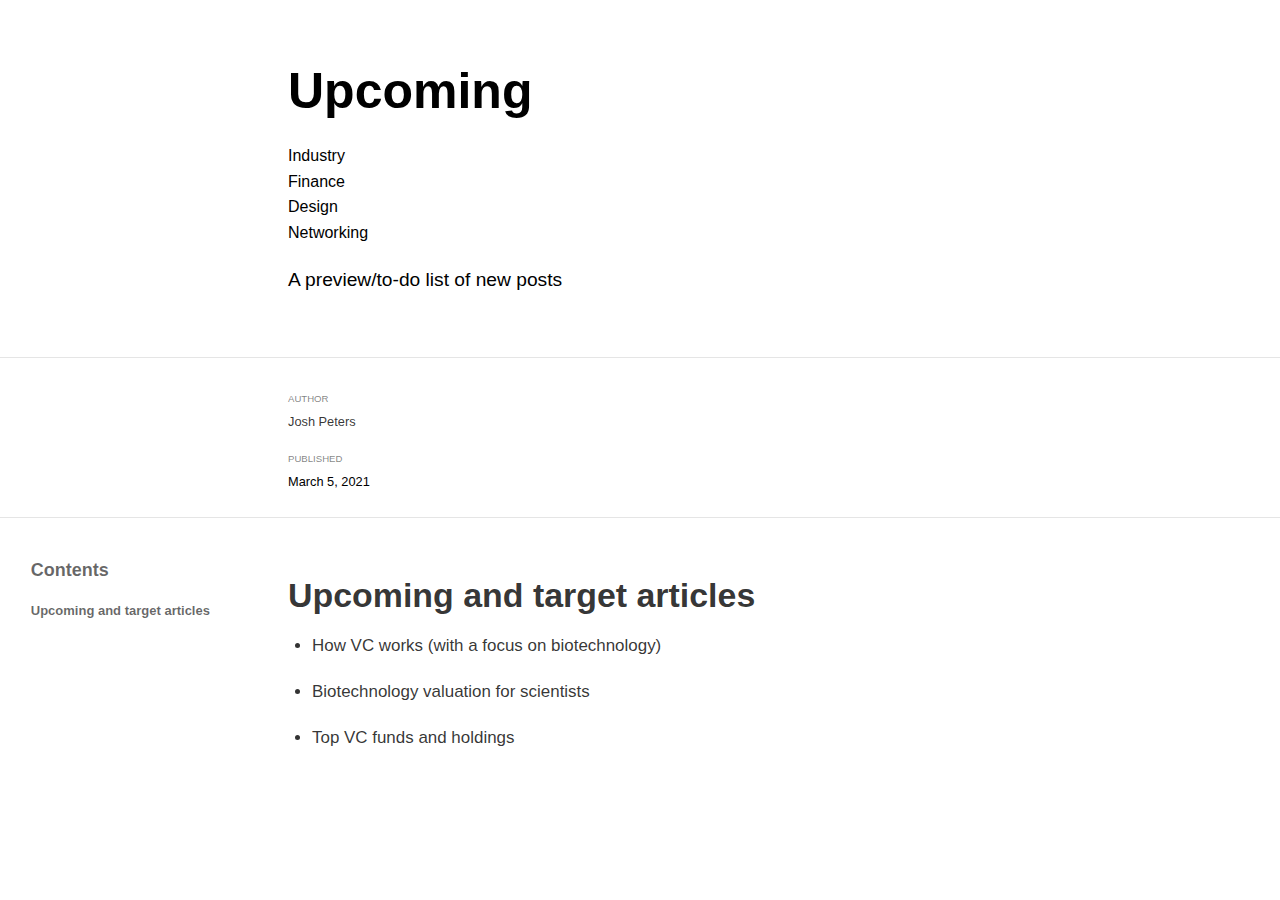
<file: _posts/2021-03-06-upcoming/upcoming.html>
<!DOCTYPE html>

<html xmlns="http://www.w3.org/1999/xhtml" lang="" xml:lang="">

<head>
  <meta charset="utf-8"/>
  <meta name="viewport" content="width=device-width, initial-scale=1"/>
  <meta http-equiv="X-UA-Compatible" content="IE=Edge,chrome=1"/>
  <meta name="generator" content="distill" />

  <style type="text/css">
  /* Hide doc at startup (prevent jankiness while JS renders/transforms) */
  body {
    visibility: hidden;
  }
  </style>

 <!--radix_placeholder_import_source-->
 <!--/radix_placeholder_import_source-->

<style type="text/css">code{white-space: pre;}</style>
<style type="text/css" data-origin="pandoc">
pre > code.sourceCode { white-space: pre; position: relative; }
pre > code.sourceCode > span { display: inline-block; line-height: 1.25; }
pre > code.sourceCode > span:empty { height: 1.2em; }
.sourceCode { overflow: visible; }
code.sourceCode > span { color: inherit; text-decoration: inherit; }
div.sourceCode { margin: 1em 0; }
pre.sourceCode { margin: 0; }
@media screen {
div.sourceCode { overflow: auto; }
}
@media print {
pre > code.sourceCode { white-space: pre-wrap; }
pre > code.sourceCode > span { text-indent: -5em; padding-left: 5em; }
}
pre.numberSource code
  { counter-reset: source-line 0; }
pre.numberSource code > span
  { position: relative; left: -4em; counter-increment: source-line; }
pre.numberSource code > span > a:first-child::before
  { content: counter(source-line);
    position: relative; left: -1em; text-align: right; vertical-align: baseline;
    border: none; display: inline-block;
    -webkit-touch-callout: none; -webkit-user-select: none;
    -khtml-user-select: none; -moz-user-select: none;
    -ms-user-select: none; user-select: none;
    padding: 0 4px; width: 4em;
    color: #aaaaaa;
  }
pre.numberSource { margin-left: 3em; border-left: 1px solid #aaaaaa;  padding-left: 4px; }
div.sourceCode
  {   }
@media screen {
pre > code.sourceCode > span > a:first-child::before { text-decoration: underline; }
}
code span.al { color: #ad0000; } /* Alert */
code span.an { color: #5e5e5e; } /* Annotation */
code span.at { color: #20794d; } /* Attribute */
code span.bn { color: #ad0000; } /* BaseN */
code span.bu { } /* BuiltIn */
code span.cf { color: #007ba5; } /* ControlFlow */
code span.ch { color: #20794d; } /* Char */
code span.cn { color: #8f5902; } /* Constant */
code span.co { color: #5e5e5e; } /* Comment */
code span.cv { color: #5e5e5e; font-style: italic; } /* CommentVar */
code span.do { color: #5e5e5e; font-style: italic; } /* Documentation */
code span.dt { color: #ad0000; } /* DataType */
code span.dv { color: #ad0000; } /* DecVal */
code span.er { color: #ad0000; } /* Error */
code span.ex { } /* Extension */
code span.fl { color: #ad0000; } /* Float */
code span.fu { color: #4758ab; } /* Function */
code span.im { } /* Import */
code span.in { color: #5e5e5e; } /* Information */
code span.kw { color: #007ba5; } /* Keyword */
code span.op { color: #5e5e5e; } /* Operator */
code span.ot { color: #007ba5; } /* Other */
code span.pp { color: #ad0000; } /* Preprocessor */
code span.sc { color: #20794d; } /* SpecialChar */
code span.ss { color: #20794d; } /* SpecialString */
code span.st { color: #20794d; } /* String */
code span.va { color: #111111; } /* Variable */
code span.vs { color: #20794d; } /* VerbatimString */
code span.wa { color: #5e5e5e; font-style: italic; } /* Warning */
</style>

  <!--radix_placeholder_meta_tags-->
  <title>Upcoming</title>

  <meta property="description" itemprop="description" content="A preview/to-do list of new posts"/>


  <!--  https://schema.org/Article -->
  <meta property="article:published" itemprop="datePublished" content="2021-03-05"/>
  <meta property="article:created" itemprop="dateCreated" content="2021-03-05"/>
  <meta name="article:author" content="Josh Peters"/>

  <!--  https://developers.facebook.com/docs/sharing/webmasters#markup -->
  <meta property="og:title" content="Upcoming"/>
  <meta property="og:type" content="article"/>
  <meta property="og:description" content="A preview/to-do list of new posts"/>
  <meta property="og:locale" content="en_US"/>

  <!--  https://dev.twitter.com/cards/types/summary -->
  <meta property="twitter:card" content="summary"/>
  <meta property="twitter:title" content="Upcoming"/>
  <meta property="twitter:description" content="A preview/to-do list of new posts"/>

  <!--/radix_placeholder_meta_tags-->
  <!--radix_placeholder_rmarkdown_metadata-->

  <script type="text/json" id="radix-rmarkdown-metadata">
  {"type":"list","attributes":{"names":{"type":"character","attributes":{},"value":["title","description","author","date","categories","output","draft","editor_options"]}},"value":[{"type":"character","attributes":{},"value":["Upcoming"]},{"type":"character","attributes":{},"value":["A preview/to-do list of new posts\n"]},{"type":"list","attributes":{},"value":[{"type":"list","attributes":{"names":{"type":"character","attributes":{},"value":["name"]}},"value":[{"type":"character","attributes":{},"value":["Josh Peters"]}]}]},{"type":"character","attributes":{},"value":["03-05-2021"]},{"type":"character","attributes":{},"value":["Industry","Finance","Design","Networking"]},{"type":"list","attributes":{"names":{"type":"character","attributes":{},"value":["distill::distill_article"]}},"value":[{"type":"list","attributes":{"names":{"type":"character","attributes":{},"value":["code_folding","self_contained","toc"]}},"value":[{"type":"logical","attributes":{},"value":[false]},{"type":"logical","attributes":{},"value":[false]},{"type":"logical","attributes":{},"value":[true]}]}]},{"type":"logical","attributes":{},"value":[false]},{"type":"list","attributes":{"names":{"type":"character","attributes":{},"value":["chunk_output_type"]}},"value":[{"type":"character","attributes":{},"value":["console"]}]}]}
  </script>
  <!--/radix_placeholder_rmarkdown_metadata-->
  
  <script type="text/json" id="radix-resource-manifest">
  {"type":"character","attributes":{},"value":["upcoming_files/anchor-4.2.2/anchor.min.js","upcoming_files/bowser-1.9.3/bowser.min.js","upcoming_files/distill-2.2.21/template.v2.js","upcoming_files/header-attrs-2.6.4/header-attrs.js","upcoming_files/jquery-1.11.3/jquery.min.js","upcoming_files/popper-2.6.0/popper.min.js","upcoming_files/tippy-6.2.7/tippy-bundle.umd.min.js","upcoming_files/tippy-6.2.7/tippy-light-border.css","upcoming_files/tippy-6.2.7/tippy.css","upcoming_files/tippy-6.2.7/tippy.umd.min.js","upcoming_files/webcomponents-2.0.0/webcomponents.js"]}
  </script>
  <!--radix_placeholder_navigation_in_header-->
  <!--/radix_placeholder_navigation_in_header-->
  <!--radix_placeholder_distill-->

  <style type="text/css">

  body {
    background-color: white;
  }

  .pandoc-table {
    width: 100%;
  }

  .pandoc-table>caption {
    margin-bottom: 10px;
  }

  .pandoc-table th:not([align]) {
    text-align: left;
  }

  .pagedtable-footer {
    font-size: 15px;
  }

  d-byline .byline {
    grid-template-columns: 2fr 2fr;
  }

  d-byline .byline h3 {
    margin-block-start: 1.5em;
  }

  d-byline .byline .authors-affiliations h3 {
    margin-block-start: 0.5em;
  }

  .authors-affiliations .orcid-id {
    width: 16px;
    height:16px;
    margin-left: 4px;
    margin-right: 4px;
    vertical-align: middle;
    padding-bottom: 2px;
  }

  d-title .dt-tags {
    margin-top: 1em;
    grid-column: text;
  }

  .dt-tags .dt-tag {
    text-decoration: none;
    display: inline-block;
    color: rgba(0,0,0,0.6);
    padding: 0em 0.4em;
    margin-right: 0.5em;
    margin-bottom: 0.4em;
    font-size: 70%;
    border: 1px solid rgba(0,0,0,0.2);
    border-radius: 3px;
    text-transform: uppercase;
    font-weight: 500;
  }

  d-article table.gt_table td,
  d-article table.gt_table th {
    border-bottom: none;
  }

  .html-widget {
    margin-bottom: 2.0em;
  }

  .l-screen-inset {
    padding-right: 16px;
  }

  .l-screen .caption {
    margin-left: 10px;
  }

  .shaded {
    background: rgb(247, 247, 247);
    padding-top: 20px;
    padding-bottom: 20px;
    border-top: 1px solid rgba(0, 0, 0, 0.1);
    border-bottom: 1px solid rgba(0, 0, 0, 0.1);
  }

  .shaded .html-widget {
    margin-bottom: 0;
    border: 1px solid rgba(0, 0, 0, 0.1);
  }

  .shaded .shaded-content {
    background: white;
  }

  .text-output {
    margin-top: 0;
    line-height: 1.5em;
  }

  .hidden {
    display: none !important;
  }

  d-article {
    padding-top: 2.5rem;
    padding-bottom: 30px;
  }

  d-appendix {
    padding-top: 30px;
  }

  d-article>p>img {
    width: 100%;
  }

  d-article h2 {
    margin: 1rem 0 1.5rem 0;
  }

  d-article h3 {
    margin-top: 1.5rem;
  }

  d-article iframe {
    border: 1px solid rgba(0, 0, 0, 0.1);
    margin-bottom: 2.0em;
    width: 100%;
  }

  /* Tweak code blocks */

  d-article div.sourceCode code,
  d-article pre code {
    font-family: Consolas, Monaco, 'Andale Mono', 'Ubuntu Mono', monospace;
  }

  d-article pre,
  d-article div.sourceCode,
  d-article div.sourceCode pre {
    overflow: auto;
  }

  d-article div.sourceCode {
    background-color: white;
  }

  d-article div.sourceCode pre {
    padding-left: 10px;
    font-size: 12px;
    border-left: 2px solid rgba(0,0,0,0.1);
  }

  d-article pre {
    font-size: 12px;
    color: black;
    background: none;
    margin-top: 0;
    text-align: left;
    white-space: pre;
    word-spacing: normal;
    word-break: normal;
    word-wrap: normal;
    line-height: 1.5;

    -moz-tab-size: 4;
    -o-tab-size: 4;
    tab-size: 4;

    -webkit-hyphens: none;
    -moz-hyphens: none;
    -ms-hyphens: none;
    hyphens: none;
  }

  d-article pre a {
    border-bottom: none;
  }

  d-article pre a:hover {
    border-bottom: none;
    text-decoration: underline;
  }

  d-article details {
    grid-column: text;
    margin-bottom: 0.8em;
  }

  @media(min-width: 768px) {

  d-article pre,
  d-article div.sourceCode,
  d-article div.sourceCode pre {
    overflow: visible !important;
  }

  d-article div.sourceCode pre {
    padding-left: 18px;
    font-size: 14px;
  }

  d-article pre {
    font-size: 14px;
  }

  }

  figure img.external {
    background: white;
    border: 1px solid rgba(0, 0, 0, 0.1);
    box-shadow: 0 1px 8px rgba(0, 0, 0, 0.1);
    padding: 18px;
    box-sizing: border-box;
  }

  /* CSS for d-contents */

  .d-contents {
    grid-column: text;
    color: rgba(0,0,0,0.8);
    font-size: 0.9em;
    padding-bottom: 1em;
    margin-bottom: 1em;
    padding-bottom: 0.5em;
    margin-bottom: 1em;
    padding-left: 0.25em;
    justify-self: start;
  }

  @media(min-width: 1000px) {
    .d-contents.d-contents-float {
      height: 0;
      grid-column-start: 1;
      grid-column-end: 4;
      justify-self: center;
      padding-right: 3em;
      padding-left: 2em;
    }
  }

  .d-contents nav h3 {
    font-size: 18px;
    margin-top: 0;
    margin-bottom: 1em;
  }

  .d-contents li {
    list-style-type: none
  }

  .d-contents nav > ul {
    padding-left: 0;
  }

  .d-contents ul {
    padding-left: 1em
  }

  .d-contents nav ul li {
    margin-top: 0.6em;
    margin-bottom: 0.2em;
  }

  .d-contents nav a {
    font-size: 13px;
    border-bottom: none;
    text-decoration: none
    color: rgba(0, 0, 0, 0.8);
  }

  .d-contents nav a:hover {
    text-decoration: underline solid rgba(0, 0, 0, 0.6)
  }

  .d-contents nav > ul > li > a {
    font-weight: 600;
  }

  .d-contents nav > ul > li > ul {
    font-weight: inherit;
  }

  .d-contents nav > ul > li > ul > li {
    margin-top: 0.2em;
  }


  .d-contents nav ul {
    margin-top: 0;
    margin-bottom: 0.25em;
  }

  .d-article-with-toc h2:nth-child(2) {
    margin-top: 0;
  }


  /* Figure */

  .figure {
    position: relative;
    margin-bottom: 2.5em;
    margin-top: 1.5em;
  }

  .figure img {
    width: 100%;
  }

  .figure .caption {
    color: rgba(0, 0, 0, 0.6);
    font-size: 12px;
    line-height: 1.5em;
  }

  .figure img.external {
    background: white;
    border: 1px solid rgba(0, 0, 0, 0.1);
    box-shadow: 0 1px 8px rgba(0, 0, 0, 0.1);
    padding: 18px;
    box-sizing: border-box;
  }

  .figure .caption a {
    color: rgba(0, 0, 0, 0.6);
  }

  .figure .caption b,
  .figure .caption strong, {
    font-weight: 600;
    color: rgba(0, 0, 0, 1.0);
  }

  /* Citations */

  d-article .citation {
    color: inherit;
    cursor: inherit;
  }

  div.hanging-indent{
    margin-left: 1em; text-indent: -1em;
  }

  /* Citation hover box */

  .tippy-box[data-theme~=light-border] {
    background-color: rgba(250, 250, 250, 0.95);
  }

  .tippy-content > p {
    margin-bottom: 0;
    padding: 2px;
  }


  /* Tweak 1000px media break to show more text */

  @media(min-width: 1000px) {
    .base-grid,
    distill-header,
    d-title,
    d-abstract,
    d-article,
    d-appendix,
    distill-appendix,
    d-byline,
    d-footnote-list,
    d-citation-list,
    distill-footer {
      grid-template-columns: [screen-start] 1fr [page-start kicker-start] 80px [middle-start] 50px [text-start kicker-end] 65px 65px 65px 65px 65px 65px 65px 65px [text-end gutter-start] 65px [middle-end] 65px [page-end gutter-end] 1fr [screen-end];
      grid-column-gap: 16px;
    }

    .grid {
      grid-column-gap: 16px;
    }

    d-article {
      font-size: 1.06rem;
      line-height: 1.7em;
    }
    figure .caption, .figure .caption, figure figcaption {
      font-size: 13px;
    }
  }

  @media(min-width: 1180px) {
    .base-grid,
    distill-header,
    d-title,
    d-abstract,
    d-article,
    d-appendix,
    distill-appendix,
    d-byline,
    d-footnote-list,
    d-citation-list,
    distill-footer {
      grid-template-columns: [screen-start] 1fr [page-start kicker-start] 60px [middle-start] 60px [text-start kicker-end] 60px 60px 60px 60px 60px 60px 60px 60px [text-end gutter-start] 60px [middle-end] 60px [page-end gutter-end] 1fr [screen-end];
      grid-column-gap: 32px;
    }

    .grid {
      grid-column-gap: 32px;
    }
  }


  /* Get the citation styles for the appendix (not auto-injected on render since
     we do our own rendering of the citation appendix) */

  d-appendix .citation-appendix,
  .d-appendix .citation-appendix {
    font-size: 11px;
    line-height: 15px;
    border-left: 1px solid rgba(0, 0, 0, 0.1);
    padding-left: 18px;
    border: 1px solid rgba(0,0,0,0.1);
    background: rgba(0, 0, 0, 0.02);
    padding: 10px 18px;
    border-radius: 3px;
    color: rgba(150, 150, 150, 1);
    overflow: hidden;
    margin-top: -12px;
    white-space: pre-wrap;
    word-wrap: break-word;
  }

  /* Include appendix styles here so they can be overridden */

  d-appendix {
    contain: layout style;
    font-size: 0.8em;
    line-height: 1.7em;
    margin-top: 60px;
    margin-bottom: 0;
    border-top: 1px solid rgba(0, 0, 0, 0.1);
    color: rgba(0,0,0,0.5);
    padding-top: 60px;
    padding-bottom: 48px;
  }

  d-appendix h3 {
    grid-column: page-start / text-start;
    font-size: 15px;
    font-weight: 500;
    margin-top: 1em;
    margin-bottom: 0;
    color: rgba(0,0,0,0.65);
  }

  d-appendix h3 + * {
    margin-top: 1em;
  }

  d-appendix ol {
    padding: 0 0 0 15px;
  }

  @media (min-width: 768px) {
    d-appendix ol {
      padding: 0 0 0 30px;
      margin-left: -30px;
    }
  }

  d-appendix li {
    margin-bottom: 1em;
  }

  d-appendix a {
    color: rgba(0, 0, 0, 0.6);
  }

  d-appendix > * {
    grid-column: text;
  }

  d-appendix > d-footnote-list,
  d-appendix > d-citation-list,
  d-appendix > distill-appendix {
    grid-column: screen;
  }

  /* Include footnote styles here so they can be overridden */

  d-footnote-list {
    contain: layout style;
  }

  d-footnote-list > * {
    grid-column: text;
  }

  d-footnote-list a.footnote-backlink {
    color: rgba(0,0,0,0.3);
    padding-left: 0.5em;
  }



  /* Anchor.js */

  .anchorjs-link {
    /*transition: all .25s linear; */
    text-decoration: none;
    border-bottom: none;
  }
  *:hover > .anchorjs-link {
    margin-left: -1.125em !important;
    text-decoration: none;
    border-bottom: none;
  }

  /* Social footer */

  .social_footer {
    margin-top: 30px;
    margin-bottom: 0;
    color: rgba(0,0,0,0.67);
  }

  .disqus-comments {
    margin-right: 30px;
  }

  .disqus-comment-count {
    border-bottom: 1px solid rgba(0, 0, 0, 0.4);
    cursor: pointer;
  }

  #disqus_thread {
    margin-top: 30px;
  }

  .article-sharing a {
    border-bottom: none;
    margin-right: 8px;
  }

  .article-sharing a:hover {
    border-bottom: none;
  }

  .sidebar-section.subscribe {
    font-size: 12px;
    line-height: 1.6em;
  }

  .subscribe p {
    margin-bottom: 0.5em;
  }


  .article-footer .subscribe {
    font-size: 15px;
    margin-top: 45px;
  }


  .sidebar-section.custom {
    font-size: 12px;
    line-height: 1.6em;
  }

  .custom p {
    margin-bottom: 0.5em;
  }

  /* Styles for listing layout (hide title) */
  .layout-listing d-title, .layout-listing .d-title {
    display: none;
  }

  /* Styles for posts lists (not auto-injected) */


  .posts-with-sidebar {
    padding-left: 45px;
    padding-right: 45px;
  }

  .posts-list .description h2,
  .posts-list .description p {
    font-family: -apple-system, BlinkMacSystemFont, "Segoe UI", Roboto, Oxygen, Ubuntu, Cantarell, "Fira Sans", "Droid Sans", "Helvetica Neue", Arial, sans-serif;
  }

  .posts-list .description h2 {
    font-weight: 700;
    border-bottom: none;
    padding-bottom: 0;
  }

  .posts-list h2.post-tag {
    border-bottom: 1px solid rgba(0, 0, 0, 0.2);
    padding-bottom: 12px;
  }
  .posts-list {
    margin-top: 60px;
    margin-bottom: 24px;
  }

  .posts-list .post-preview {
    text-decoration: none;
    overflow: hidden;
    display: block;
    border-bottom: 1px solid rgba(0, 0, 0, 0.1);
    padding: 24px 0;
  }

  .post-preview-last {
    border-bottom: none !important;
  }

  .posts-list .posts-list-caption {
    grid-column: screen;
    font-weight: 400;
  }

  .posts-list .post-preview h2 {
    margin: 0 0 6px 0;
    line-height: 1.2em;
    font-style: normal;
    font-size: 24px;
  }

  .posts-list .post-preview p {
    margin: 0 0 12px 0;
    line-height: 1.4em;
    font-size: 16px;
  }

  .posts-list .post-preview .thumbnail {
    box-sizing: border-box;
    margin-bottom: 24px;
    position: relative;
    max-width: 500px;
  }
  .posts-list .post-preview img {
    width: 100%;
    display: block;
  }

  .posts-list .metadata {
    font-size: 12px;
    line-height: 1.4em;
    margin-bottom: 18px;
  }

  .posts-list .metadata > * {
    display: inline-block;
  }

  .posts-list .metadata .publishedDate {
    margin-right: 2em;
  }

  .posts-list .metadata .dt-authors {
    display: block;
    margin-top: 0.3em;
    margin-right: 2em;
  }

  .posts-list .dt-tags {
    display: block;
    line-height: 1em;
  }

  .posts-list .dt-tags .dt-tag {
    display: inline-block;
    color: rgba(0,0,0,0.6);
    padding: 0.3em 0.4em;
    margin-right: 0.2em;
    margin-bottom: 0.4em;
    font-size: 60%;
    border: 1px solid rgba(0,0,0,0.2);
    border-radius: 3px;
    text-transform: uppercase;
    font-weight: 500;
  }

  .posts-list img {
    opacity: 1;
  }

  .posts-list img[data-src] {
    opacity: 0;
  }

  .posts-more {
    clear: both;
  }


  .posts-sidebar {
    font-size: 16px;
  }

  .posts-sidebar h3 {
    font-size: 16px;
    margin-top: 0;
    margin-bottom: 0.5em;
    font-weight: 400;
    text-transform: uppercase;
  }

  .sidebar-section {
    margin-bottom: 30px;
  }

  .categories ul {
    list-style-type: none;
    margin: 0;
    padding: 0;
  }

  .categories li {
    color: rgba(0, 0, 0, 0.8);
    margin-bottom: 0;
  }

  .categories li>a {
    border-bottom: none;
  }

  .categories li>a:hover {
    border-bottom: 1px solid rgba(0, 0, 0, 0.4);
  }

  .categories .active {
    font-weight: 600;
  }

  .categories .category-count {
    color: rgba(0, 0, 0, 0.4);
  }


  @media(min-width: 768px) {
    .posts-list .post-preview h2 {
      font-size: 26px;
    }
    .posts-list .post-preview .thumbnail {
      float: right;
      width: 30%;
      margin-bottom: 0;
    }
    .posts-list .post-preview .description {
      float: left;
      width: 45%;
    }
    .posts-list .post-preview .metadata {
      float: left;
      width: 20%;
      margin-top: 8px;
    }
    .posts-list .post-preview p {
      margin: 0 0 12px 0;
      line-height: 1.5em;
      font-size: 16px;
    }
    .posts-with-sidebar .posts-list {
      float: left;
      width: 75%;
    }
    .posts-with-sidebar .posts-sidebar {
      float: right;
      width: 20%;
      margin-top: 60px;
      padding-top: 24px;
      padding-bottom: 24px;
    }
  }


  /* Improve display for browsers without grid (IE/Edge <= 15) */

  .downlevel {
    line-height: 1.6em;
    font-family: -apple-system, BlinkMacSystemFont, "Segoe UI", Roboto, Oxygen, Ubuntu, Cantarell, "Fira Sans", "Droid Sans", "Helvetica Neue", Arial, sans-serif;
    margin: 0;
  }

  .downlevel .d-title {
    padding-top: 6rem;
    padding-bottom: 1.5rem;
  }

  .downlevel .d-title h1 {
    font-size: 50px;
    font-weight: 700;
    line-height: 1.1em;
    margin: 0 0 0.5rem;
  }

  .downlevel .d-title p {
    font-weight: 300;
    font-size: 1.2rem;
    line-height: 1.55em;
    margin-top: 0;
  }

  .downlevel .d-byline {
    padding-top: 0.8em;
    padding-bottom: 0.8em;
    font-size: 0.8rem;
    line-height: 1.8em;
  }

  .downlevel .section-separator {
    border: none;
    border-top: 1px solid rgba(0, 0, 0, 0.1);
  }

  .downlevel .d-article {
    font-size: 1.06rem;
    line-height: 1.7em;
    padding-top: 1rem;
    padding-bottom: 2rem;
  }


  .downlevel .d-appendix {
    padding-left: 0;
    padding-right: 0;
    max-width: none;
    font-size: 0.8em;
    line-height: 1.7em;
    margin-bottom: 0;
    color: rgba(0,0,0,0.5);
    padding-top: 40px;
    padding-bottom: 48px;
  }

  .downlevel .footnotes ol {
    padding-left: 13px;
  }

  .downlevel .base-grid,
  .downlevel .distill-header,
  .downlevel .d-title,
  .downlevel .d-abstract,
  .downlevel .d-article,
  .downlevel .d-appendix,
  .downlevel .distill-appendix,
  .downlevel .d-byline,
  .downlevel .d-footnote-list,
  .downlevel .d-citation-list,
  .downlevel .distill-footer,
  .downlevel .appendix-bottom,
  .downlevel .posts-container {
    padding-left: 40px;
    padding-right: 40px;
  }

  @media(min-width: 768px) {
    .downlevel .base-grid,
    .downlevel .distill-header,
    .downlevel .d-title,
    .downlevel .d-abstract,
    .downlevel .d-article,
    .downlevel .d-appendix,
    .downlevel .distill-appendix,
    .downlevel .d-byline,
    .downlevel .d-footnote-list,
    .downlevel .d-citation-list,
    .downlevel .distill-footer,
    .downlevel .appendix-bottom,
    .downlevel .posts-container {
    padding-left: 150px;
    padding-right: 150px;
    max-width: 900px;
  }
  }

  .downlevel pre code {
    display: block;
    border-left: 2px solid rgba(0, 0, 0, .1);
    padding: 0 0 0 20px;
    font-size: 14px;
  }

  .downlevel code, .downlevel pre {
    color: black;
    background: none;
    font-family: Consolas, Monaco, 'Andale Mono', 'Ubuntu Mono', monospace;
    text-align: left;
    white-space: pre;
    word-spacing: normal;
    word-break: normal;
    word-wrap: normal;
    line-height: 1.5;

    -moz-tab-size: 4;
    -o-tab-size: 4;
    tab-size: 4;

    -webkit-hyphens: none;
    -moz-hyphens: none;
    -ms-hyphens: none;
    hyphens: none;
  }

  .downlevel .posts-list .post-preview {
    color: inherit;
  }



  </style>

  <script type="application/javascript">

  function is_downlevel_browser() {
    if (bowser.isUnsupportedBrowser({ msie: "12", msedge: "16"},
                                   window.navigator.userAgent)) {
      return true;
    } else {
      return window.load_distill_framework === undefined;
    }
  }

  // show body when load is complete
  function on_load_complete() {

    // add anchors
    if (window.anchors) {
      window.anchors.options.placement = 'left';
      window.anchors.add('d-article > h2, d-article > h3, d-article > h4, d-article > h5');
    }


    // set body to visible
    document.body.style.visibility = 'visible';

    // force redraw for leaflet widgets
    if (window.HTMLWidgets) {
      var maps = window.HTMLWidgets.findAll(".leaflet");
      $.each(maps, function(i, el) {
        var map = this.getMap();
        map.invalidateSize();
        map.eachLayer(function(layer) {
          if (layer instanceof L.TileLayer)
            layer.redraw();
        });
      });
    }

    // trigger 'shown' so htmlwidgets resize
    $('d-article').trigger('shown');
  }

  function init_distill() {

    init_common();

    // create front matter
    var front_matter = $('<d-front-matter></d-front-matter>');
    $('#distill-front-matter').wrap(front_matter);

    // create d-title
    $('.d-title').changeElementType('d-title');

    // create d-byline
    var byline = $('<d-byline></d-byline>');
    $('.d-byline').replaceWith(byline);

    // create d-article
    var article = $('<d-article></d-article>');
    $('.d-article').wrap(article).children().unwrap();

    // move posts container into article
    $('.posts-container').appendTo($('d-article'));

    // create d-appendix
    $('.d-appendix').changeElementType('d-appendix');

    // flag indicating that we have appendix items
    var appendix = $('.appendix-bottom').children('h3').length > 0;

    // replace footnotes with <d-footnote>
    $('.footnote-ref').each(function(i, val) {
      appendix = true;
      var href = $(this).attr('href');
      var id = href.replace('#', '');
      var fn = $('#' + id);
      var fn_p = $('#' + id + '>p');
      fn_p.find('.footnote-back').remove();
      var text = fn_p.html();
      var dtfn = $('<d-footnote></d-footnote>');
      dtfn.html(text);
      $(this).replaceWith(dtfn);
    });
    // remove footnotes
    $('.footnotes').remove();

    // move refs into #references-listing
    $('#references-listing').replaceWith($('#refs'));

    $('h1.appendix, h2.appendix').each(function(i, val) {
      $(this).changeElementType('h3');
    });
    $('h3.appendix').each(function(i, val) {
      var id = $(this).attr('id');
      $('.d-contents a[href="#' + id + '"]').parent().remove();
      appendix = true;
      $(this).nextUntil($('h1, h2, h3')).addBack().appendTo($('d-appendix'));
    });

    // show d-appendix if we have appendix content
    $("d-appendix").css('display', appendix ? 'grid' : 'none');

    // localize layout chunks to just output
    $('.layout-chunk').each(function(i, val) {

      // capture layout
      var layout = $(this).attr('data-layout');

      // apply layout to markdown level block elements
      var elements = $(this).children().not('details, div.sourceCode, pre, script');
      elements.each(function(i, el) {
        var layout_div = $('<div class="' + layout + '"></div>');
        if (layout_div.hasClass('shaded')) {
          var shaded_content = $('<div class="shaded-content"></div>');
          $(this).wrap(shaded_content);
          $(this).parent().wrap(layout_div);
        } else {
          $(this).wrap(layout_div);
        }
      });


      // unwrap the layout-chunk div
      $(this).children().unwrap();
    });

    // remove code block used to force  highlighting css
    $('.distill-force-highlighting-css').parent().remove();

    // remove empty line numbers inserted by pandoc when using a
    // custom syntax highlighting theme
    $('code.sourceCode a:empty').remove();

    // load distill framework
    load_distill_framework();

    // wait for window.distillRunlevel == 4 to do post processing
    function distill_post_process() {

      if (!window.distillRunlevel || window.distillRunlevel < 4)
        return;

      // hide author/affiliations entirely if we have no authors
      var front_matter = JSON.parse($("#distill-front-matter").html());
      var have_authors = front_matter.authors && front_matter.authors.length > 0;
      if (!have_authors)
        $('d-byline').addClass('hidden');

      // article with toc class
      $('.d-contents').parent().addClass('d-article-with-toc');

      // strip links that point to #
      $('.authors-affiliations').find('a[href="#"]').removeAttr('href');

      // add orcid ids
      $('.authors-affiliations').find('.author').each(function(i, el) {
        var orcid_id = front_matter.authors[i].orcidID;
        if (orcid_id) {
          var a = $('<a></a>');
          a.attr('href', 'https://orcid.org/' + orcid_id);
          var img = $('<img></img>');
          img.addClass('orcid-id');
          img.attr('alt', 'ORCID ID');
          img.attr('src','[data-uri]');
          a.append(img);
          $(this).append(a);
        }
      });

      // hide elements of author/affiliations grid that have no value
      function hide_byline_column(caption) {
        $('d-byline').find('h3:contains("' + caption + '")').parent().css('visibility', 'hidden');
      }

      // affiliations
      var have_affiliations = false;
      for (var i = 0; i<front_matter.authors.length; ++i) {
        var author = front_matter.authors[i];
        if (author.affiliation !== "&nbsp;") {
          have_affiliations = true;
          break;
        }
      }
      if (!have_affiliations)
        $('d-byline').find('h3:contains("Affiliations")').css('visibility', 'hidden');

      // published date
      if (!front_matter.publishedDate)
        hide_byline_column("Published");

      // document object identifier
      var doi = $('d-byline').find('h3:contains("DOI")');
      var doi_p = doi.next().empty();
      if (!front_matter.doi) {
        // if we have a citation and valid citationText then link to that
        if ($('#citation').length > 0 && front_matter.citationText) {
          doi.html('Citation');
          $('<a href="#citation"></a>')
            .text(front_matter.citationText)
            .appendTo(doi_p);
        } else {
          hide_byline_column("DOI");
        }
      } else {
        $('<a></a>')
           .attr('href', "https://doi.org/" + front_matter.doi)
           .html(front_matter.doi)
           .appendTo(doi_p);
      }

       // change plural form of authors/affiliations
      if (front_matter.authors.length === 1) {
        var grid = $('.authors-affiliations');
        grid.children('h3:contains("Authors")').text('Author');
        grid.children('h3:contains("Affiliations")').text('Affiliation');
      }

      // remove d-appendix and d-footnote-list local styles
      $('d-appendix > style:first-child').remove();
      $('d-footnote-list > style:first-child').remove();

      // move appendix-bottom entries to the bottom
      $('.appendix-bottom').appendTo('d-appendix').children().unwrap();
      $('.appendix-bottom').remove();

      // hoverable references
      $('span.citation[data-cites]').each(function() {
        var refHtml = $('#ref-' + $(this).attr('data-cites')).html();
        window.tippy(this, {
          allowHTML: true,
          content: refHtml,
          maxWidth: 500,
          interactive: true,
          interactiveBorder: 10,
          theme: 'light-border',
          placement: 'bottom-start'
        });
      });

      // clear polling timer
      clearInterval(tid);

      // show body now that everything is ready
      on_load_complete();
    }

    var tid = setInterval(distill_post_process, 50);
    distill_post_process();

  }

  function init_downlevel() {

    init_common();

     // insert hr after d-title
    $('.d-title').after($('<hr class="section-separator"/>'));

    // check if we have authors
    var front_matter = JSON.parse($("#distill-front-matter").html());
    var have_authors = front_matter.authors && front_matter.authors.length > 0;

    // manage byline/border
    if (!have_authors)
      $('.d-byline').remove();
    $('.d-byline').after($('<hr class="section-separator"/>'));
    $('.d-byline a').remove();

    // remove toc
    $('.d-contents').remove();

    // move appendix elements
    $('h1.appendix, h2.appendix').each(function(i, val) {
      $(this).changeElementType('h3');
    });
    $('h3.appendix').each(function(i, val) {
      $(this).nextUntil($('h1, h2, h3')).addBack().appendTo($('.d-appendix'));
    });


    // inject headers into references and footnotes
    var refs_header = $('<h3></h3>');
    refs_header.text('References');
    $('#refs').prepend(refs_header);

    var footnotes_header = $('<h3></h3');
    footnotes_header.text('Footnotes');
    $('.footnotes').children('hr').first().replaceWith(footnotes_header);

    // move appendix-bottom entries to the bottom
    $('.appendix-bottom').appendTo('.d-appendix').children().unwrap();
    $('.appendix-bottom').remove();

    // remove appendix if it's empty
    if ($('.d-appendix').children().length === 0)
      $('.d-appendix').remove();

    // prepend separator above appendix
    $('.d-appendix').before($('<hr class="section-separator" style="clear: both"/>'));

    // trim code
    $('pre>code').each(function(i, val) {
      $(this).html($.trim($(this).html()));
    });

    // move posts-container right before article
    $('.posts-container').insertBefore($('.d-article'));

    $('body').addClass('downlevel');

    on_load_complete();
  }


  function init_common() {

    // jquery plugin to change element types
    (function($) {
      $.fn.changeElementType = function(newType) {
        var attrs = {};

        $.each(this[0].attributes, function(idx, attr) {
          attrs[attr.nodeName] = attr.nodeValue;
        });

        this.replaceWith(function() {
          return $("<" + newType + "/>", attrs).append($(this).contents());
        });
      };
    })(jQuery);

    // prevent underline for linked images
    $('a > img').parent().css({'border-bottom' : 'none'});

    // mark non-body figures created by knitr chunks as 100% width
    $('.layout-chunk').each(function(i, val) {
      var figures = $(this).find('img, .html-widget');
      if ($(this).attr('data-layout') !== "l-body") {
        figures.css('width', '100%');
      } else {
        figures.css('max-width', '100%');
        figures.filter("[width]").each(function(i, val) {
          var fig = $(this);
          fig.css('width', fig.attr('width') + 'px');
        });

      }
    });

    // auto-append index.html to post-preview links in file: protocol
    // and in rstudio ide preview
    $('.post-preview').each(function(i, val) {
      if (window.location.protocol === "file:")
        $(this).attr('href', $(this).attr('href') + "index.html");
    });

    // get rid of index.html references in header
    if (window.location.protocol !== "file:") {
      $('.distill-site-header a[href]').each(function(i,val) {
        $(this).attr('href', $(this).attr('href').replace("index.html", "./"));
      });
    }

    // add class to pandoc style tables
    $('tr.header').parent('thead').parent('table').addClass('pandoc-table');
    $('.kable-table').children('table').addClass('pandoc-table');

    // add figcaption style to table captions
    $('caption').parent('table').addClass("figcaption");

    // initialize posts list
    if (window.init_posts_list)
      window.init_posts_list();

    // implmement disqus comment link
    $('.disqus-comment-count').click(function() {
      window.headroom_prevent_pin = true;
      $('#disqus_thread').toggleClass('hidden');
      if (!$('#disqus_thread').hasClass('hidden')) {
        var offset = $(this).offset();
        $(window).resize();
        $('html, body').animate({
          scrollTop: offset.top - 35
        });
      }
    });
  }

  document.addEventListener('DOMContentLoaded', function() {
    if (is_downlevel_browser())
      init_downlevel();
    else
      window.addEventListener('WebComponentsReady', init_distill);
  });

  </script>

  <!--/radix_placeholder_distill-->
  <script src="upcoming_files/header-attrs-2.6.4/header-attrs.js"></script>
  <script src="upcoming_files/jquery-1.11.3/jquery.min.js"></script>
  <script src="upcoming_files/popper-2.6.0/popper.min.js"></script>
  <link href="upcoming_files/tippy-6.2.7/tippy.css" rel="stylesheet" />
  <link href="upcoming_files/tippy-6.2.7/tippy-light-border.css" rel="stylesheet" />
  <script src="upcoming_files/tippy-6.2.7/tippy.umd.min.js"></script>
  <script src="upcoming_files/anchor-4.2.2/anchor.min.js"></script>
  <script src="upcoming_files/bowser-1.9.3/bowser.min.js"></script>
  <script src="upcoming_files/webcomponents-2.0.0/webcomponents.js"></script>
  <script src="upcoming_files/distill-2.2.21/template.v2.js"></script>
  <!--radix_placeholder_site_in_header-->
  <!--/radix_placeholder_site_in_header-->


</head>

<body>

<!--radix_placeholder_front_matter-->

<script id="distill-front-matter" type="text/json">
{"title":"Upcoming","description":"A preview/to-do list of new posts","authors":[{"author":"Josh Peters","authorURL":"#","affiliation":"&nbsp;","affiliationURL":"#","orcidID":""}],"publishedDate":"2021-03-05T00:00:00.000+00:00","citationText":"Peters, 2021"}
</script>

<!--/radix_placeholder_front_matter-->
<!--radix_placeholder_navigation_before_body-->
<!--/radix_placeholder_navigation_before_body-->
<!--radix_placeholder_site_before_body-->
<!--/radix_placeholder_site_before_body-->

<div class="d-title">
<h1>Upcoming</h1>
<!--radix_placeholder_categories-->
<div class="dt-tags">
<div class="dt=tag">Industry</div>
<div class="dt=tag">Finance</div>
<div class="dt=tag">Design</div>
<div class="dt=tag">Networking</div>
</div>
<!--/radix_placeholder_categories-->
<p><p>A preview/to-do list of new posts</p></p>
</div>

<div class="d-byline">
  
  Josh Peters
  
<br/>03-05-2021
</div>

<div class="d-article">
<div class="d-contents d-contents-float">
<nav class="l-text toc figcaption" id="TOC">
<h3>Contents</h3>
<ul>
<li><a href="#upcoming-and-target-articles">Upcoming and target articles</a></li>
</ul>
</nav>
</div>
<h1 id="upcoming-and-target-articles">Upcoming and target articles</h1>
<ul>
<li>How VC works (with a focus on biotechnology)</li>
<li>Biotechnology valuation for scientists</li>
<li>Top VC funds and holdings</li>
</ul>
<div class="sourceCode" id="cb1"><pre class="sourceCode r distill-force-highlighting-css"><code class="sourceCode r"></code></pre></div>
<!--radix_placeholder_article_footer-->
<!--/radix_placeholder_article_footer-->
</div>

<div class="d-appendix">
</div>


<!--radix_placeholder_site_after_body-->
<!--/radix_placeholder_site_after_body-->
<!--radix_placeholder_appendices-->
<div class="appendix-bottom"></div>
<!--/radix_placeholder_appendices-->
<!--radix_placeholder_navigation_after_body-->
<!--/radix_placeholder_navigation_after_body-->

</body>

</html>
</file>
<file: _posts/2021-01-04-building-this-website/building-this-website_files/tippy-6.2.7/tippy.css>
.tippy-box[data-animation=fade][data-state=hidden]{opacity:0}[data-tippy-root]{max-width:calc(100vw - 10px)}.tippy-box{position:relative;background-color:#333;color:#fff;border-radius:4px;font-size:14px;line-height:1.4;outline:0;transition-property:transform,visibility,opacity}.tippy-box[data-placement^=top]>.tippy-arrow{bottom:0}.tippy-box[data-placement^=top]>.tippy-arrow:before{bottom:-7px;left:0;border-width:8px 8px 0;border-top-color:initial;transform-origin:center top}.tippy-box[data-placement^=bottom]>.tippy-arrow{top:0}.tippy-box[data-placement^=bottom]>.tippy-arrow:before{top:-7px;left:0;border-width:0 8px 8px;border-bottom-color:initial;transform-origin:center bottom}.tippy-box[data-placement^=left]>.tippy-arrow{right:0}.tippy-box[data-placement^=left]>.tippy-arrow:before{border-width:8px 0 8px 8px;border-left-color:initial;right:-7px;transform-origin:center left}.tippy-box[data-placement^=right]>.tippy-arrow{left:0}.tippy-box[data-placement^=right]>.tippy-arrow:before{left:-7px;border-width:8px 8px 8px 0;border-right-color:initial;transform-origin:center right}.tippy-box[data-inertia][data-state=visible]{transition-timing-function:cubic-bezier(.54,1.5,.38,1.11)}.tippy-arrow{width:16px;height:16px;color:#333}.tippy-arrow:before{content:"";position:absolute;border-color:transparent;border-style:solid}.tippy-content{position:relative;padding:5px 9px;z-index:1}
</file>
<file: _posts/2021-01-04-building-this-website/building-this-website_files/tippy-6.2.7/tippy-light-border.css>
.tippy-box[data-theme~=light-border]{background-color:#fff;background-clip:padding-box;border:1px solid rgba(0,8,16,.15);color:#333;box-shadow:0 4px 14px -2px rgba(0,8,16,.08)}.tippy-box[data-theme~=light-border]>.tippy-backdrop{background-color:#fff}.tippy-box[data-theme~=light-border]>.tippy-arrow:after,.tippy-box[data-theme~=light-border]>.tippy-svg-arrow:after{content:"";position:absolute;z-index:-1}.tippy-box[data-theme~=light-border]>.tippy-arrow:after{border-color:transparent;border-style:solid}.tippy-box[data-theme~=light-border][data-placement^=top]>.tippy-arrow:before{border-top-color:#fff}.tippy-box[data-theme~=light-border][data-placement^=top]>.tippy-arrow:after{border-top-color:rgba(0,8,16,.2);border-width:7px 7px 0;top:17px;left:1px}.tippy-box[data-theme~=light-border][data-placement^=top]>.tippy-svg-arrow>svg{top:16px}.tippy-box[data-theme~=light-border][data-placement^=top]>.tippy-svg-arrow:after{top:17px}.tippy-box[data-theme~=light-border][data-placement^=bottom]>.tippy-arrow:before{border-bottom-color:#fff;bottom:16px}.tippy-box[data-theme~=light-border][data-placement^=bottom]>.tippy-arrow:after{border-bottom-color:rgba(0,8,16,.2);border-width:0 7px 7px;bottom:17px;left:1px}.tippy-box[data-theme~=light-border][data-placement^=bottom]>.tippy-svg-arrow>svg{bottom:16px}.tippy-box[data-theme~=light-border][data-placement^=bottom]>.tippy-svg-arrow:after{bottom:17px}.tippy-box[data-theme~=light-border][data-placement^=left]>.tippy-arrow:before{border-left-color:#fff}.tippy-box[data-theme~=light-border][data-placement^=left]>.tippy-arrow:after{border-left-color:rgba(0,8,16,.2);border-width:7px 0 7px 7px;left:17px;top:1px}.tippy-box[data-theme~=light-border][data-placement^=left]>.tippy-svg-arrow>svg{left:11px}.tippy-box[data-theme~=light-border][data-placement^=left]>.tippy-svg-arrow:after{left:12px}.tippy-box[data-theme~=light-border][data-placement^=right]>.tippy-arrow:before{border-right-color:#fff;right:16px}.tippy-box[data-theme~=light-border][data-placement^=right]>.tippy-arrow:after{border-width:7px 7px 7px 0;right:17px;top:1px;border-right-color:rgba(0,8,16,.2)}.tippy-box[data-theme~=light-border][data-placement^=right]>.tippy-svg-arrow>svg{right:11px}.tippy-box[data-theme~=light-border][data-placement^=right]>.tippy-svg-arrow:after{right:12px}.tippy-box[data-theme~=light-border]>.tippy-svg-arrow{fill:#fff}.tippy-box[data-theme~=light-border]>.tippy-svg-arrow:after{background-image:url([data-uri]);background-size:16px 6px;width:16px;height:6px}
</file>
<file: _posts/2021-02-18-the-landscape-of-biotechnology-etfs/the-landscape-of-biotechnology-etfs_files/pagedtable-1.1/css/pagedtable.css>
.pagedtable {
  overflow: auto;
  padding-left: 8px;
  padding-right: 8px;
}

.pagedtable-wrapper {
  border: 1px solid #ccc;
  border-radius: 4px;
  margin-bottom: 10px;
}

.pagedtable table {
  width: 100%;
  max-width: 100%;
  margin: 0;
}

.pagedtable th {
  padding: 0 5px 0 5px;
  border: none;
  border-bottom: 2px solid #dddddd;

  min-width: 45px;
}

.pagedtable-empty th {
  display: none;
}

.pagedtable td {
  padding: 0 4px 0 4px;
}

.pagedtable .even {
  background-color: rgba(140, 140, 140, 0.1);
}

.pagedtable-padding-col {
  display: none;
}

.pagedtable a {
  -webkit-touch-callout: none;
  -webkit-user-select: none;
  -khtml-user-select: none;
  -moz-user-select: none;
  -ms-user-select: none;
  user-select: none;
}

.pagedtable-index-nav {
  cursor: pointer;
  padding: 0 5px 0 5px;
  float: right;
  border: 0;
}

.pagedtable-index-nav-disabled {
  cursor: default;
  text-decoration: none;
  color: #999;
}

a.pagedtable-index-nav-disabled:hover {
  text-decoration: none;
  color: #999;
}

.pagedtable-indexes {
  cursor: pointer;
  float: right;
  border: 0;
}

.pagedtable-index-current {
  cursor: default;
  text-decoration: none;
  font-weight: bold;
  color: #333;
  border: 0;
}

a.pagedtable-index-current:hover {
  text-decoration: none;
  font-weight: bold;
  color: #333;
}

.pagedtable-index {
  width: 30px;
  display: inline-block;
  text-align: center;
  border: 0;
}

.pagedtable-index-separator-left {
  display: inline-block;
  color: #333;
  font-size: 9px;
  padding: 0 0 0 0;
  cursor: default;
}

.pagedtable-index-separator-right {
  display: inline-block;
  color: #333;
  font-size: 9px;
  padding: 0 4px 0 0;
  cursor: default;
}

.pagedtable-footer {
  padding-top: 4px;
  padding-bottom: 5px;
}

.pagedtable-not-empty .pagedtable-footer {
  border-top: 2px solid #dddddd;
}

.pagedtable-info {
  overflow: hidden;
  color: #999;
  white-space: nowrap;
  text-overflow: ellipsis;
}

.pagedtable-header-name {
  overflow: hidden;
  text-overflow: ellipsis;
}

.pagedtable-header-type {
  color: #999;
  font-weight: 400;
}

.pagedtable-na-cell {
  font-style: italic;
  opacity: 0.3;
}
</file>
<file: _posts/2021-02-18-the-landscape-of-biotechnology-etfs/the-landscape-of-biotechnology-etfs_files/tippy-6.2.7/tippy.css>
.tippy-box[data-animation=fade][data-state=hidden]{opacity:0}[data-tippy-root]{max-width:calc(100vw - 10px)}.tippy-box{position:relative;background-color:#333;color:#fff;border-radius:4px;font-size:14px;line-height:1.4;outline:0;transition-property:transform,visibility,opacity}.tippy-box[data-placement^=top]>.tippy-arrow{bottom:0}.tippy-box[data-placement^=top]>.tippy-arrow:before{bottom:-7px;left:0;border-width:8px 8px 0;border-top-color:initial;transform-origin:center top}.tippy-box[data-placement^=bottom]>.tippy-arrow{top:0}.tippy-box[data-placement^=bottom]>.tippy-arrow:before{top:-7px;left:0;border-width:0 8px 8px;border-bottom-color:initial;transform-origin:center bottom}.tippy-box[data-placement^=left]>.tippy-arrow{right:0}.tippy-box[data-placement^=left]>.tippy-arrow:before{border-width:8px 0 8px 8px;border-left-color:initial;right:-7px;transform-origin:center left}.tippy-box[data-placement^=right]>.tippy-arrow{left:0}.tippy-box[data-placement^=right]>.tippy-arrow:before{left:-7px;border-width:8px 8px 8px 0;border-right-color:initial;transform-origin:center right}.tippy-box[data-inertia][data-state=visible]{transition-timing-function:cubic-bezier(.54,1.5,.38,1.11)}.tippy-arrow{width:16px;height:16px;color:#333}.tippy-arrow:before{content:"";position:absolute;border-color:transparent;border-style:solid}.tippy-content{position:relative;padding:5px 9px;z-index:1}
</file>
<file: _posts/2021-02-18-the-landscape-of-biotechnology-etfs/the-landscape-of-biotechnology-etfs_files/tippy-6.2.7/tippy-light-border.css>
.tippy-box[data-theme~=light-border]{background-color:#fff;background-clip:padding-box;border:1px solid rgba(0,8,16,.15);color:#333;box-shadow:0 4px 14px -2px rgba(0,8,16,.08)}.tippy-box[data-theme~=light-border]>.tippy-backdrop{background-color:#fff}.tippy-box[data-theme~=light-border]>.tippy-arrow:after,.tippy-box[data-theme~=light-border]>.tippy-svg-arrow:after{content:"";position:absolute;z-index:-1}.tippy-box[data-theme~=light-border]>.tippy-arrow:after{border-color:transparent;border-style:solid}.tippy-box[data-theme~=light-border][data-placement^=top]>.tippy-arrow:before{border-top-color:#fff}.tippy-box[data-theme~=light-border][data-placement^=top]>.tippy-arrow:after{border-top-color:rgba(0,8,16,.2);border-width:7px 7px 0;top:17px;left:1px}.tippy-box[data-theme~=light-border][data-placement^=top]>.tippy-svg-arrow>svg{top:16px}.tippy-box[data-theme~=light-border][data-placement^=top]>.tippy-svg-arrow:after{top:17px}.tippy-box[data-theme~=light-border][data-placement^=bottom]>.tippy-arrow:before{border-bottom-color:#fff;bottom:16px}.tippy-box[data-theme~=light-border][data-placement^=bottom]>.tippy-arrow:after{border-bottom-color:rgba(0,8,16,.2);border-width:0 7px 7px;bottom:17px;left:1px}.tippy-box[data-theme~=light-border][data-placement^=bottom]>.tippy-svg-arrow>svg{bottom:16px}.tippy-box[data-theme~=light-border][data-placement^=bottom]>.tippy-svg-arrow:after{bottom:17px}.tippy-box[data-theme~=light-border][data-placement^=left]>.tippy-arrow:before{border-left-color:#fff}.tippy-box[data-theme~=light-border][data-placement^=left]>.tippy-arrow:after{border-left-color:rgba(0,8,16,.2);border-width:7px 0 7px 7px;left:17px;top:1px}.tippy-box[data-theme~=light-border][data-placement^=left]>.tippy-svg-arrow>svg{left:11px}.tippy-box[data-theme~=light-border][data-placement^=left]>.tippy-svg-arrow:after{left:12px}.tippy-box[data-theme~=light-border][data-placement^=right]>.tippy-arrow:before{border-right-color:#fff;right:16px}.tippy-box[data-theme~=light-border][data-placement^=right]>.tippy-arrow:after{border-width:7px 7px 7px 0;right:17px;top:1px;border-right-color:rgba(0,8,16,.2)}.tippy-box[data-theme~=light-border][data-placement^=right]>.tippy-svg-arrow>svg{right:11px}.tippy-box[data-theme~=light-border][data-placement^=right]>.tippy-svg-arrow:after{right:12px}.tippy-box[data-theme~=light-border]>.tippy-svg-arrow{fill:#fff}.tippy-box[data-theme~=light-border]>.tippy-svg-arrow:after{background-image:url([data-uri]);background-size:16px 6px;width:16px;height:6px}
</file>
<file: _posts/2021-03-06-upcoming/upcoming_files/tippy-6.2.7/tippy.css>
.tippy-box[data-animation=fade][data-state=hidden]{opacity:0}[data-tippy-root]{max-width:calc(100vw - 10px)}.tippy-box{position:relative;background-color:#333;color:#fff;border-radius:4px;font-size:14px;line-height:1.4;outline:0;transition-property:transform,visibility,opacity}.tippy-box[data-placement^=top]>.tippy-arrow{bottom:0}.tippy-box[data-placement^=top]>.tippy-arrow:before{bottom:-7px;left:0;border-width:8px 8px 0;border-top-color:initial;transform-origin:center top}.tippy-box[data-placement^=bottom]>.tippy-arrow{top:0}.tippy-box[data-placement^=bottom]>.tippy-arrow:before{top:-7px;left:0;border-width:0 8px 8px;border-bottom-color:initial;transform-origin:center bottom}.tippy-box[data-placement^=left]>.tippy-arrow{right:0}.tippy-box[data-placement^=left]>.tippy-arrow:before{border-width:8px 0 8px 8px;border-left-color:initial;right:-7px;transform-origin:center left}.tippy-box[data-placement^=right]>.tippy-arrow{left:0}.tippy-box[data-placement^=right]>.tippy-arrow:before{left:-7px;border-width:8px 8px 8px 0;border-right-color:initial;transform-origin:center right}.tippy-box[data-inertia][data-state=visible]{transition-timing-function:cubic-bezier(.54,1.5,.38,1.11)}.tippy-arrow{width:16px;height:16px;color:#333}.tippy-arrow:before{content:"";position:absolute;border-color:transparent;border-style:solid}.tippy-content{position:relative;padding:5px 9px;z-index:1}
</file>
<file: _posts/2021-03-06-upcoming/upcoming_files/tippy-6.2.7/tippy-light-border.css>
.tippy-box[data-theme~=light-border]{background-color:#fff;background-clip:padding-box;border:1px solid rgba(0,8,16,.15);color:#333;box-shadow:0 4px 14px -2px rgba(0,8,16,.08)}.tippy-box[data-theme~=light-border]>.tippy-backdrop{background-color:#fff}.tippy-box[data-theme~=light-border]>.tippy-arrow:after,.tippy-box[data-theme~=light-border]>.tippy-svg-arrow:after{content:"";position:absolute;z-index:-1}.tippy-box[data-theme~=light-border]>.tippy-arrow:after{border-color:transparent;border-style:solid}.tippy-box[data-theme~=light-border][data-placement^=top]>.tippy-arrow:before{border-top-color:#fff}.tippy-box[data-theme~=light-border][data-placement^=top]>.tippy-arrow:after{border-top-color:rgba(0,8,16,.2);border-width:7px 7px 0;top:17px;left:1px}.tippy-box[data-theme~=light-border][data-placement^=top]>.tippy-svg-arrow>svg{top:16px}.tippy-box[data-theme~=light-border][data-placement^=top]>.tippy-svg-arrow:after{top:17px}.tippy-box[data-theme~=light-border][data-placement^=bottom]>.tippy-arrow:before{border-bottom-color:#fff;bottom:16px}.tippy-box[data-theme~=light-border][data-placement^=bottom]>.tippy-arrow:after{border-bottom-color:rgba(0,8,16,.2);border-width:0 7px 7px;bottom:17px;left:1px}.tippy-box[data-theme~=light-border][data-placement^=bottom]>.tippy-svg-arrow>svg{bottom:16px}.tippy-box[data-theme~=light-border][data-placement^=bottom]>.tippy-svg-arrow:after{bottom:17px}.tippy-box[data-theme~=light-border][data-placement^=left]>.tippy-arrow:before{border-left-color:#fff}.tippy-box[data-theme~=light-border][data-placement^=left]>.tippy-arrow:after{border-left-color:rgba(0,8,16,.2);border-width:7px 0 7px 7px;left:17px;top:1px}.tippy-box[data-theme~=light-border][data-placement^=left]>.tippy-svg-arrow>svg{left:11px}.tippy-box[data-theme~=light-border][data-placement^=left]>.tippy-svg-arrow:after{left:12px}.tippy-box[data-theme~=light-border][data-placement^=right]>.tippy-arrow:before{border-right-color:#fff;right:16px}.tippy-box[data-theme~=light-border][data-placement^=right]>.tippy-arrow:after{border-width:7px 7px 7px 0;right:17px;top:1px;border-right-color:rgba(0,8,16,.2)}.tippy-box[data-theme~=light-border][data-placement^=right]>.tippy-svg-arrow>svg{right:11px}.tippy-box[data-theme~=light-border][data-placement^=right]>.tippy-svg-arrow:after{right:12px}.tippy-box[data-theme~=light-border]>.tippy-svg-arrow{fill:#fff}.tippy-box[data-theme~=light-border]>.tippy-svg-arrow:after{background-image:url([data-uri]);background-size:16px 6px;width:16px;height:6px}
</file>
<file: _posts/2021-02-18-the-landscape-of-biotechnology-etfs/the-landscape-of-biotechnology-etfs_files/ggiraphjs-0.3.0/ggiraphjs.min.css>
.girafe,.girafe_container_std{margin-left:auto;margin-right:auto}.girafe_container_std{position:relative;text-align:center}.girafe_container_ie{height:0}.girafe_svg_ie{position:absolute;top:0;left:0}.ggiraph-toolbar{position:absolute;background-color:#fff;background-color:hsla(0,0%,100%,.3);border-radius:5px;padding-top:2px;opacity:0;transition:opacity .3s ease 0s}.ggiraph-toolbar-top{text-align:center;top:3px;right:0;left:0}.ggiraph-toolbar-topleft{text-align:left;top:3px;left:3px}.ggiraph-toolbar-topright{text-align:right;top:3px;right:3px}.ggiraph-toolbar-bottom{text-align:center;bottom:3px;right:0;left:0}.ggiraph-toolbar-bottomleft{text-align:left;left:3px;bottom:3px}.ggiraph-toolbar-bottomright{text-align:right;right:3px;bottom:3px}.ggiraph-toolbar-block{display:inline-block;padding-right:10px}.ggiraph-toolbar-icon{position:relative;cursor:pointer;box-sizing:border-box;padding-right:3px}.drop{stroke:#e30c37;fill:#e30c37}.drop:hover{stroke:#333;fill:#333}.neutral{stroke:#069;fill:#069}.neutral:hover{stroke:#333;fill:#333}.lasso path{stroke:#505050;stroke-width:2px}.lasso .drawn{fill-opacity:.05}.lasso .loop_close{fill:none;stroke-dasharray:4,4}.lasso .origin{fill:#333;fill-opacity:.5}
</file>
